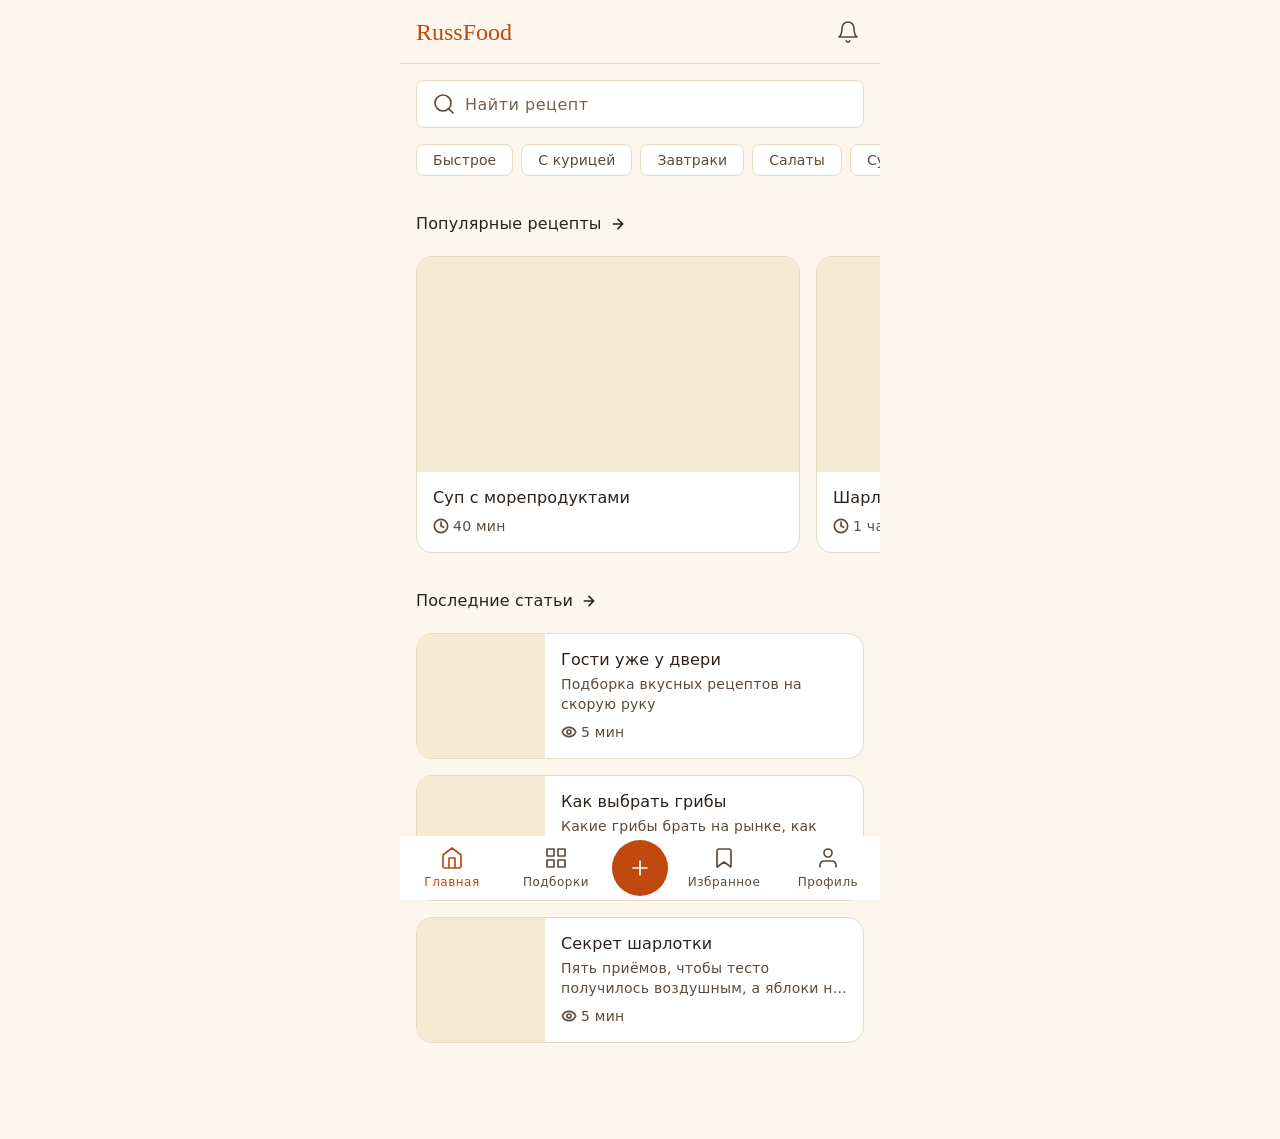
<file: index.html>
<!DOCTYPE html>
<html lang="ru">
<head>
  <meta charset="utf-8">
  <meta http-equiv="refresh" content="0; url=screen-1.html">
  <title>RussFood — редизайн</title>
</head>
<body>
  <p><a href="screen-1.html">Открыть редизайн</a></p>
</body>
</html>
</file>
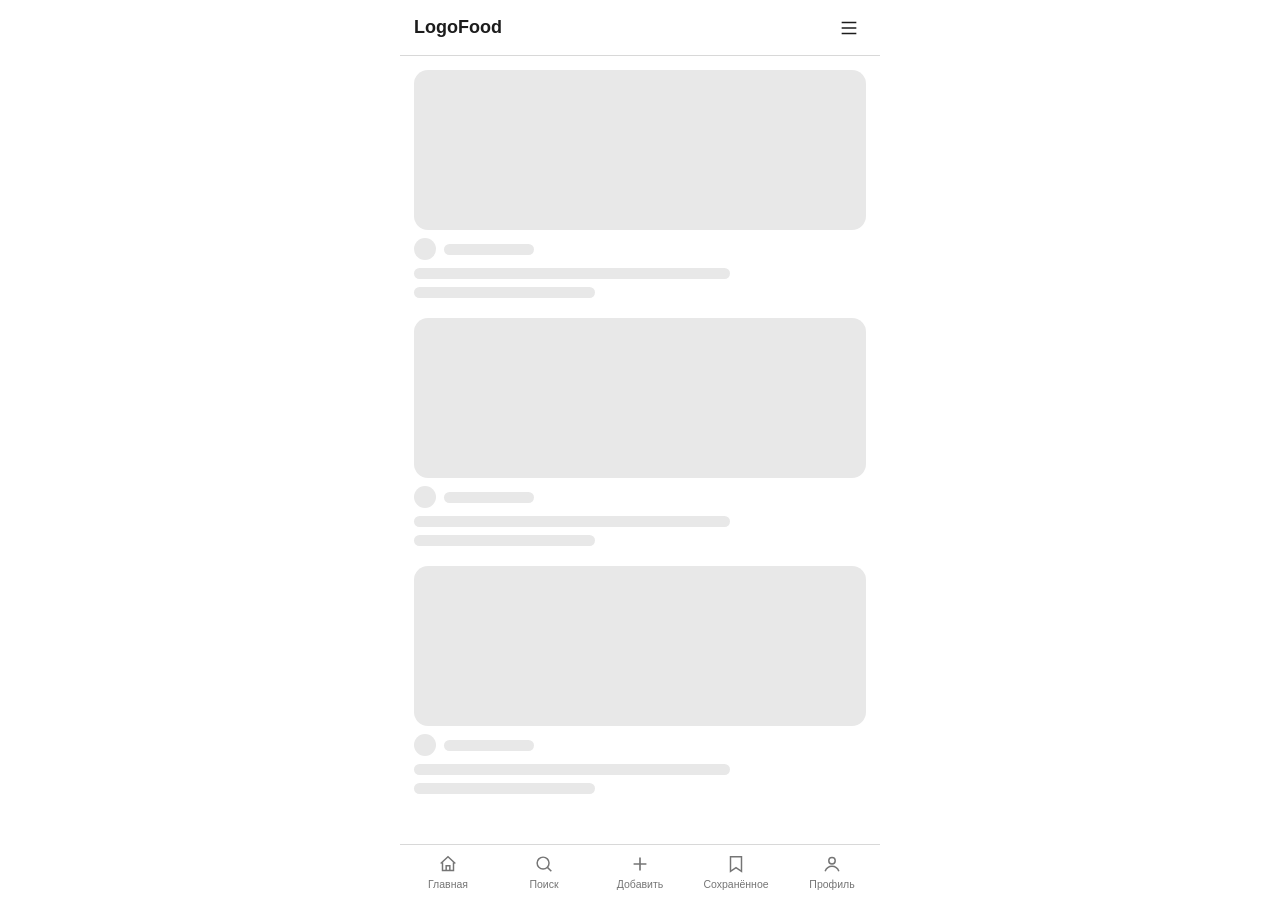
<file: old/index.html>
<!DOCTYPE html>
<html lang="ru">
<head>
<meta charset="UTF-8">
<meta name="viewport" content="width=device-width, initial-scale=1.0, maximum-scale=1.0">
<title>LogoFood — прототип добавления рецепта</title>
<style>
  :root{
    --gray-50:#fafafa;
    --gray-100:#f2f2f2;
    --gray-200:#e8e8e8;
    --gray-300:#dcdcdc;
    --gray-400:#c2c2c2;
    --gray-500:#9e9e9e;
    --gray-600:#757575;
    --gray-700:#525252;
    --gray-800:#333333;
    --text:#1c1c1c;
    --border:#d8d8d8;
    --field-h:40px;
    --danger:#d64545;
  }
  *{box-sizing:border-box;}
  /* Гарантируем, что атрибут hidden всегда скрывает элемент, даже если
     класс задаёт своё display (flex и т.п.) */
  [hidden]{display:none !important;}
  html,body{height:100%;}
  body{
    margin:0;
    background:#e9e9eb;
    font-family:-apple-system,BlinkMacSystemFont,"Segoe UI",Roboto,Helvetica,Arial,sans-serif;
    color:var(--text);
    -webkit-font-smoothing:antialiased;
  }
  button, input, textarea, select{font-family:inherit;}
  button:focus-visible, input:focus-visible, textarea:focus-visible, select:focus-visible, a:focus-visible{
    outline:2px solid var(--gray-800); outline-offset:2px;
  }

  .stage{
    min-height:100vh; display:flex; flex-direction:column; align-items:center; justify-content:center;
    gap:14px; padding:24px;
  }
  .stage-caption{font-size:12px;color:var(--gray-600);text-align:center;}

  .device{
    position:relative; width:390px; height:844px; max-height:calc(100vh - 60px);
    background:#fff; border-radius:36px; box-shadow:0 24px 60px rgba(0,0,0,.28); overflow:hidden;
  }

  .screen{position:absolute; inset:0; display:flex; flex-direction:column; background:#fff;}
  #screen-main{z-index:1;}

  .modal-screen{
    z-index:10; opacity:0; visibility:hidden; transform:translateY(18px);
    transition:opacity .25s ease, transform .25s ease, visibility 0s linear .25s; pointer-events:none;
  }
  .modal-screen.active{
    opacity:1; visibility:visible; transform:translateY(0);
    transition:opacity .25s ease, transform .25s ease; pointer-events:auto;
  }

  /* Top bar */
  .topbar{
    height:56px; flex:0 0 auto; display:flex; align-items:center; justify-content:space-between;
    padding:0 14px; border-bottom:1px solid var(--border);
  }
  .logo{font-weight:700;font-size:18px;}
  .icon-btn{
    width:34px;height:34px; display:flex;align-items:center;justify-content:center;
    background:none;border:none;border-radius:50%; color:var(--text);cursor:pointer;padding:0;flex:0 0 auto;
  }
  .icon-btn:hover{background:var(--gray-100);}
  .icon-btn svg{width:22px;height:22px;}

  .main-content{flex:1;background:#fff;overflow-y:auto;min-height:0;scrollbar-width:none;}
  .main-content::-webkit-scrollbar{display:none;}

  /* Skeleton feed */
  .feed-skeleton{padding:14px;display:flex;flex-direction:column;gap:20px;}
  .skeleton-card{display:flex;flex-direction:column;gap:8px;}
  .skeleton-block{
    border-radius:8px;
    background:var(--gray-200);
  }
  .skeleton-img{height:160px;border-radius:14px;}
  .skeleton-row{display:flex;align-items:center;gap:8px;}
  .skeleton-avatar{width:22px;height:22px;border-radius:50%;flex:0 0 auto;}
  .skeleton-line{height:11px;}
  .skeleton-line.w-70{width:70%;}
  .skeleton-line.w-40{width:40%;}

  /* Bottom nav — всегда зафиксирована внизу экрана (flex:0 0 auto в колонке) */
  .bottom-nav{flex:0 0 auto; display:flex; border-top:1px solid var(--border); background:#fff;}
  .nav-item{
    flex:1; display:flex;flex-direction:column;align-items:center;justify-content:center;
    gap:3px;padding:8px 0 10px; background:none;border:none;color:var(--gray-600); font-size:10.5px;cursor:pointer;
  }
  .nav-item:hover{color:var(--text);}
  .nav-item svg{width:22px;height:22px;}

  /* Bottom sheet (action menu) */
  #sheet-overlay{
    position:absolute;inset:0;z-index:30; background:rgba(0,0,0,.4);
    display:flex;align-items:flex-end; opacity:0;visibility:hidden;
    transition:opacity .25s ease, visibility 0s linear .25s; pointer-events:none;
  }
  #sheet-overlay.active{opacity:1;visibility:visible;transition:opacity .25s ease;pointer-events:auto;}
  .sheet{width:100%;background:#fff;border-radius:18px 18px 0 0;padding:10px 14px 26px;transform:translateY(100%);transition:transform .3s ease;}
  #sheet-overlay.active .sheet{transform:translateY(0);}
  .sheet-handle{width:36px;height:4px;border-radius:2px;background:var(--gray-300);margin:2px auto 12px;}
  .sheet-item{display:flex;align-items:center;gap:12px;padding:13px 8px;border-radius:10px;font-size:15px;cursor:pointer;}
  .sheet-item:hover{background:var(--gray-100);}
  .sheet-item svg{width:20px;height:20px;color:var(--gray-700);}

  /* Modal header / progress / footer */
  .modal-header{
    flex:0 0 auto;height:52px;display:flex;align-items:center;justify-content:space-between;
    padding:0 6px;border-bottom:1px solid var(--border);
  }
  .modal-header h2{margin:0;font-size:16px;font-weight:600;}
  .progress-wrap{flex:0 0 auto;padding:10px 16px 2px;display:flex;flex-direction:column;gap:6px;}
  .progress-track{display:flex;gap:4px;}
  .progress-segment{flex:1;height:4px;border-radius:2px;background:var(--gray-200);}
  .progress-segment.filled{background:var(--gray-700);}
  .progress-label{font-size:11px;color:var(--gray-500);}
  .modal-content{flex:1;overflow-y:auto;padding:16px;display:flex;flex-direction:column;gap:20px;min-height:0;scrollbar-width:none;}
  .modal-content::-webkit-scrollbar{display:none;}
  .modal-footer{flex:0 0 auto;padding:12px 16px 18px;border-top:1px solid var(--border);}
  .step-heading{margin:0;font-size:16.5px;font-weight:700;}
  .field-hint{margin:-10px 0 0;font-size:12px;color:var(--gray-500);line-height:1.5;}

  /* Переключатель способа описания (текст / пошагово) */
  .segmented{display:flex;background:var(--gray-100);border-radius:10px;padding:3px;gap:3px;}
  .segmented-btn{flex:1;padding:9px 10px;border:none;border-radius:8px;background:transparent;font-size:13px;font-weight:600;color:var(--gray-600);cursor:pointer;}
  .segmented-btn.active{background:#fff;color:var(--text);box-shadow:0 1px 3px rgba(0,0,0,.12);}

  /* Form elements */
  .field{display:flex;flex-direction:column;gap:6px;}
  .field label{font-size:13px;font-weight:600;color:var(--gray-800);}
  input[type=text], input[type=number], select{
    height:var(--field-h);padding:0 12px;border:1px solid var(--border);border-radius:8px;background:#fff;color:var(--text);width:100%;font-size:14px;
  }
  textarea{
    padding:10px 12px;border:1px solid var(--border);border-radius:8px;background:#fff;color:var(--text);width:100%;font-size:14px;
    resize:vertical;min-height:72px;
  }
  input::placeholder, textarea::placeholder{color:var(--gray-500);}

  .select-wrap{position:relative;}
  .select-wrap select{appearance:none;-webkit-appearance:none;padding-right:32px;cursor:pointer;}
  .select-wrap .chevron{position:absolute;right:10px;top:50%;transform:translateY(-50%);width:16px;height:16px;color:var(--gray-600);pointer-events:none;}

  .suffix-row{display:flex;align-items:center;gap:8px;}
  .suffix-row input{flex:1;}
  .suffix{font-size:13px;color:var(--gray-600);white-space:nowrap;}

  .stepper{display:flex;align-items:center;gap:10px;}
  .stepper button{width:var(--field-h);height:var(--field-h);border-radius:8px;border:1px solid var(--border);background:var(--gray-50);font-size:16px;line-height:1;cursor:pointer;color:var(--text);flex:0 0 auto;}
  .stepper button:hover{background:var(--gray-200);}
  .stepper input{width:48px;height:var(--field-h);text-align:center;padding:0 4px;}

  /* Валидация */
  .input-error{border-color:var(--danger) !important;}
  .section-invalid{outline:1.5px dashed var(--danger);outline-offset:6px;border-radius:10px;}
  .field-error-msg{color:var(--danger);font-size:12px;margin-top:2px;}

  /* Пустые состояния списков */
  .empty-state{padding:20px 12px;text-align:center;color:var(--gray-500);font-size:13px;border:1px dashed var(--border);border-radius:10px;}

  /* Chip group (время) + свой вариант */
  .chip-group{display:flex;flex-wrap:wrap;gap:8px;}
  .chip-btn{padding:8px 14px;border-radius:20px;border:1px solid var(--border);background:#fff;font-size:13px;color:var(--text);cursor:pointer;}
  .chip-btn.selected{background:var(--gray-800);border-color:var(--gray-800);color:#fff;}
  .custom-time-row{display:flex;gap:8px;margin-top:8px;}
  .custom-time-row input{flex:1;}
  .custom-time-unit{width:92px;}

  /* Multi-select chip fields (типы блюд / кухни / особенности / повод) */
  .chip-field{display:flex;flex-wrap:wrap;gap:8px;align-items:center;}
  .tag-chip{display:inline-flex;align-items:center;gap:6px;padding:6px 8px 6px 12px;background:var(--gray-200);border-radius:16px;font-size:13px;white-space:nowrap;}
  .tag-remove{width:16px;height:16px;border:none;background:none;padding:0;cursor:pointer;display:flex;align-items:center;justify-content:center;color:var(--gray-600);}
  .tag-remove svg{width:11px;height:11px;}
  .chip-more-btn{padding:8px 14px;border-radius:20px;border:1.5px dashed var(--gray-400);background:#fff;font-size:13px;color:var(--gray-600);cursor:pointer;}
  .chip-more-btn:hover{background:var(--gray-50);color:var(--text);}

  .btn-primary{width:100%;padding:14px;border:none;border-radius:10px;background:var(--gray-700);color:#fff;font-size:15px;font-weight:600;cursor:pointer;}
  .btn-primary:hover{background:var(--gray-800);}
  .btn-secondary{width:100%;padding:12px;border:1px solid var(--border);border-radius:10px;background:var(--gray-50);color:var(--text);font-size:13.5px;cursor:pointer;text-align:center;}
  .btn-secondary:hover{background:var(--gray-200);}
  .btn-sub{display:block;font-size:11px;font-weight:400;color:var(--gray-500);margin-top:2px;}
  .btn-text{background:none;border:none;color:var(--text);font-weight:600;font-size:14px;cursor:pointer;padding:6px 4px;flex:0 0 auto;}
  .btn-text-cancel{background:none;border:none;color:var(--gray-600);font-size:14px;padding:8px;cursor:pointer;}

  /* Обложка рецепта — dropzone */
  .cover-dropzone{
    border:2px dashed var(--border);border-radius:12px;padding:22px 16px;
    display:flex;flex-direction:column;align-items:center;gap:6px;cursor:pointer;text-align:center;
    color:var(--gray-600);transition:border-color .15s, background .15s;background:#fff;
  }
  .cover-dropzone.dragover{border-color:var(--gray-700);background:var(--gray-50);}
  .cover-dropzone svg{width:26px;height:26px;color:var(--gray-500);}
  .cover-dropzone .dz-title{font-size:13.5px;font-weight:600;color:var(--gray-800);}
  .cover-dropzone .dz-sub{font-size:11px;color:var(--gray-500);}
  .cover-preview-wrap{position:relative;}
  .cover-preview{height:150px;border-radius:12px;background:var(--gray-200) center/cover no-repeat;}
  .cover-preview-actions{position:absolute;top:8px;right:8px;display:flex;gap:8px;}
  .cover-action-btn{width:32px;height:32px;border-radius:50%;background:rgba(255,255,255,.92);border:none;display:flex;align-items:center;justify-content:center;cursor:pointer;color:var(--gray-800);}
  .cover-action-btn svg{width:16px;height:16px;}

  /* Пошаговые фото */
  .photo-dropzone{
    width:100%;border:1.5px dashed var(--border);border-radius:10px;padding:14px;
    display:flex;flex-direction:column;align-items:center;gap:4px;cursor:pointer;color:var(--gray-600);background:var(--gray-50);
  }
  .photo-dropzone svg{width:20px;height:20px;color:var(--gray-500);}
  .photo-dropzone span{font-size:12.5px;font-weight:600;color:var(--gray-700);}
  .photo-box{position:relative;height:100px;border-radius:10px;background:var(--gray-200) center/cover no-repeat;}
  .photo-box-actions{position:absolute;top:6px;right:6px;display:flex;gap:6px;}
  .photo-action-btn{width:26px;height:26px;border-radius:50%;background:rgba(255,255,255,.92);border:none;display:flex;align-items:center;justify-content:center;cursor:pointer;color:var(--gray-800);}
  .photo-action-btn svg{width:14px;height:14px;}

  /* Шаги приготовления */
  .step-block{border:1px solid var(--border);border-radius:12px;padding:12px;display:flex;flex-direction:column;gap:10px;touch-action:pan-y;background:#fff;}
  .step-block.dragging{opacity:.9;box-shadow:0 10px 24px rgba(0,0,0,.2);}
  .step-block-header{display:flex;align-items:center;gap:8px;font-size:13px;font-weight:600;color:var(--gray-800);}
  .step-block-header .step-title{flex:1;}
  .drag-handle{color:var(--gray-400);display:flex;flex:0 0 auto;cursor:grab;touch-action:none;}
  .drag-handle svg{width:18px;height:18px;}
  .drag-handle:active{cursor:grabbing;}

  /* Ингредиенты */
  .ingredient-row{display:flex;align-items:center;gap:10px;padding:10px;border:1px solid var(--border);border-radius:10px;background:#fff;touch-action:pan-y;}
  .ingredient-row.dragging{opacity:.9;box-shadow:0 10px 24px rgba(0,0,0,.2);}
  .ingredient-row .ingredient-name{flex:1;font-size:14px;}
  .ingredient-row .ingredient-qty{font-size:13px;color:var(--gray-600);white-space:nowrap;}

  /* Селектор (полноэкранный поиск для больших списков) */
  .selector-overlay{
    position:absolute;inset:0;z-index:40;background:#fff;display:flex;flex-direction:column;
    opacity:0;visibility:hidden;transform:translateY(12px);pointer-events:none;
    transition:opacity .2s ease, transform .2s ease, visibility 0s linear .2s;
  }
  .selector-overlay.active{opacity:1;visibility:visible;transform:translateY(0);pointer-events:auto;transition:opacity .2s ease, transform .2s ease;}
  .selector-search-wrap{padding:10px 16px;position:relative;flex:0 0 auto;}
  .selector-search-wrap .search-icon{position:absolute;left:26px;top:50%;transform:translateY(-50%);width:16px;height:16px;color:var(--gray-500);}
  .selector-search-wrap input{padding-left:34px;}
  .selector-selected-row{display:flex;flex-wrap:wrap;gap:6px;padding:0 16px 10px;flex:0 0 auto;}
  .selector-list{flex:1;overflow-y:auto;padding-bottom:16px;scrollbar-width:none;}
  .selector-list::-webkit-scrollbar{display:none;}
  .selector-group-title{padding:12px 16px 4px;font-size:11.5px;font-weight:700;text-transform:uppercase;letter-spacing:.03em;color:var(--gray-500);}
  .selector-row{width:100%;display:flex;align-items:center;justify-content:space-between;padding:12px 16px;border:none;background:none;text-align:left;font-size:14.5px;color:var(--text);cursor:pointer;}
  .selector-row:hover{background:var(--gray-50);}
  .selector-row.selected{font-weight:600;}
  .selector-row .row-check{width:18px;height:18px;color:var(--gray-800);visibility:hidden;flex:0 0 auto;}
  .selector-row.selected .row-check{visibility:visible;}
  .selector-empty{padding:28px 16px;text-align:center;color:var(--gray-500);font-size:13px;}

  /* Диалог подтверждения выхода */
  .dialog-overlay{
    position:absolute;inset:0;z-index:50;background:rgba(0,0,0,.45);display:flex;align-items:center;justify-content:center;
    padding:24px;opacity:0;visibility:hidden;transition:opacity .2s ease, visibility 0s linear .2s;pointer-events:none;
  }
  .dialog-overlay.active{opacity:1;visibility:visible;transition:opacity .2s ease;pointer-events:auto;}
  .dialog-card{background:#fff;border-radius:16px;padding:20px;width:100%;max-width:300px;display:flex;flex-direction:column;gap:10px;box-shadow:0 12px 40px rgba(0,0,0,.25);}
  .dialog-card h3{margin:0;font-size:16px;}
  .dialog-card p{margin:0;font-size:13px;color:var(--gray-600);line-height:1.5;}
  .dialog-actions{display:flex;flex-direction:column;gap:8px;margin-top:6px;}

  /* Toast */
  .toast{
    position:absolute;left:50%;bottom:24px;transform:translateX(-50%) translateY(20px);
    background:var(--gray-800);color:#fff;padding:10px 16px;border-radius:8px;font-size:13px;
    opacity:0;pointer-events:none;transition:opacity .25s ease, transform .25s ease;z-index:60;white-space:nowrap;
  }
  .toast.show{opacity:1;transform:translateX(-50%) translateY(0);}

  /* Success screen */
  .success-content{flex:1;display:flex;flex-direction:column;align-items:center;justify-content:center;text-align:center;padding:28px 26px;gap:14px;}
  .success-photo{width:150px;height:150px;border-radius:50%;background:var(--gray-200);}
  .success-title{font-size:18px;font-weight:700;margin:4px 0 0;}
  .success-text{font-size:13px;color:var(--gray-600);line-height:1.55;margin:0;}
  .success-text a{color:var(--text);}
  .success-actions{width:100%;display:flex;flex-direction:column;gap:6px;margin-top:14px;}
  .success-links{display:flex;align-items:center;justify-content:center;gap:10px;margin-top:10px;}
  .link-btn{background:none;border:none;color:var(--gray-700);font-size:13.5px;font-weight:600;cursor:pointer;padding:8px 6px;text-decoration:underline;text-underline-offset:3px;}
  .link-btn:hover{color:var(--text);}
  .link-sep{color:var(--gray-400);font-size:13px;}

  @media (max-width:480px){
    html, body{ height:100%; overflow:hidden; }
    .stage{
      padding:0;gap:0;
      min-height:100vh; min-height:100dvh;
    }
    .stage-caption{display:none;}
    .device{
      width:100vw; height:100vh; height:100dvh;
      max-height:none; border-radius:0; box-shadow:none;
    }
  }

  /* Публикуемая копия: тот же размер, что у редизайна — во всю высоту, до 480px, по центру */
  html, body{ height:100%; overflow:hidden; background:#fff; }
  .stage{ padding:0; gap:0; min-height:100vh; min-height:100dvh; }
  .device{
    width:100%; max-width:480px; height:100vh; height:100dvh;
    max-height:none; border-radius:0; box-shadow:none;
  }
</style>
</head>
<body>

<div class="stage">
  <div class="device" id="device">

    <!-- ===================== ГЛАВНАЯ СТРАНИЦА ===================== -->
    <div class="screen" id="screen-main">
      <div class="topbar">
        <div class="logo">LogoFood</div>
        <button class="icon-btn" type="button" aria-label="Меню">
          <svg viewBox="0 0 24 24" fill="none" stroke="currentColor" stroke-width="1.8"><path d="M4 6h16M4 12h16M4 18h16"/></svg>
        </button>
      </div>
      <div class="main-content">
        <div class="feed-skeleton">
          <div class="skeleton-card">
            <div class="skeleton-block skeleton-img"></div>
            <div class="skeleton-row">
              <div class="skeleton-block skeleton-avatar"></div>
              <div class="skeleton-block skeleton-line" style="flex:0 0 auto;width:90px;"></div>
            </div>
            <div class="skeleton-block skeleton-line w-70"></div>
            <div class="skeleton-block skeleton-line w-40"></div>
          </div>
          <div class="skeleton-card">
            <div class="skeleton-block skeleton-img"></div>
            <div class="skeleton-row">
              <div class="skeleton-block skeleton-avatar"></div>
              <div class="skeleton-block skeleton-line" style="flex:0 0 auto;width:90px;"></div>
            </div>
            <div class="skeleton-block skeleton-line w-70"></div>
            <div class="skeleton-block skeleton-line w-40"></div>
          </div>
          <div class="skeleton-card">
            <div class="skeleton-block skeleton-img"></div>
            <div class="skeleton-row">
              <div class="skeleton-block skeleton-avatar"></div>
              <div class="skeleton-block skeleton-line" style="flex:0 0 auto;width:90px;"></div>
            </div>
            <div class="skeleton-block skeleton-line w-70"></div>
            <div class="skeleton-block skeleton-line w-40"></div>
          </div>
        </div>
      </div>
      <div class="bottom-nav">
        <button class="nav-item" type="button">
          <svg viewBox="0 0 24 24" fill="none" stroke="currentColor" stroke-width="1.6"><path d="M4 11.5 12 4l8 7.5"/><path d="M6 10v9h12v-9"/><path d="M10 19v-5h4v5"/></svg>
          Главная
        </button>
        <button class="nav-item" type="button">
          <svg viewBox="0 0 24 24" fill="none" stroke="currentColor" stroke-width="1.6"><circle cx="11" cy="11" r="6.5"/><path d="M20 20l-4.3-4.3"/></svg>
          Поиск
        </button>
        <button class="nav-item" type="button" id="nav-add-btn">
          <svg viewBox="0 0 24 24" fill="none" stroke="currentColor" stroke-width="1.8"><path d="M12 5v14M5 12h14"/></svg>
          Добавить
        </button>
        <button class="nav-item" type="button">
          <svg viewBox="0 0 24 24" fill="none" stroke="currentColor" stroke-width="1.6"><path d="M6 4h12v16l-6-4-6 4V4Z"/></svg>
          Сохранённое
        </button>
        <button class="nav-item" type="button">
          <svg viewBox="0 0 24 24" fill="none" stroke="currentColor" stroke-width="1.6"><circle cx="12" cy="8.5" r="3.5"/><path d="M4.5 20c1.4-3.7 4.4-5.5 7.5-5.5s6.1 1.8 7.5 5.5"/></svg>
          Профиль
        </button>
      </div>

      <!-- Шторка с выбором действия -->
      <div id="sheet-overlay">
        <div class="sheet">
          <div class="sheet-handle"></div>
          <div class="sheet-item" id="sheet-add-recipe">
            <svg viewBox="0 0 24 24" fill="none" stroke="currentColor" stroke-width="1.4"><path d="M12 3l2.6 5.6 6.1.6-4.6 4.1 1.3 6-5.4-3.1-5.4 3.1 1.3-6-4.6-4.1 6.1-.6L12 3Z"/></svg>
            Добавить рецепт
          </div>
          <div class="sheet-item" id="sheet-write-article">
            <svg viewBox="0 0 24 24" fill="none" stroke="currentColor" stroke-width="1.4"><path d="M12 3l2.6 5.6 6.1.6-4.6 4.1 1.3 6-5.4-3.1-5.4 3.1 1.3-6-4.6-4.1 6.1-.6L12 3Z"/></svg>
            Написать статью
          </div>
        </div>
      </div>
    </div>

    <!-- ===================== ШАГ 1 ===================== -->
    <div class="screen modal-screen" id="screen-step1">
      <div class="modal-header">
        <button class="icon-btn" data-action="back" aria-label="Назад">
          <svg viewBox="0 0 24 24" fill="none" stroke="currentColor" stroke-width="1.8"><path d="M15 18l-6-6 6-6"/></svg>
        </button>
        <h2>Добавление рецепта</h2>
        <button class="icon-btn" data-action="close" aria-label="Закрыть">
          <svg viewBox="0 0 24 24" fill="none" stroke="currentColor" stroke-width="1.8"><path d="M6 6l12 12M18 6L6 18"/></svg>
        </button>
      </div>
      <div class="progress-wrap">
        <div class="progress-track">
          <div class="progress-segment filled"></div>
          <div class="progress-segment"></div>
          <div class="progress-segment"></div>
          <div class="progress-segment"></div>
        </div>
        <div class="progress-label">Шаг 1 из 4</div>
      </div>
      <div class="modal-content">

        <h3 class="step-heading">Основная информация о блюде</h3>

        <div class="field">
          <div class="cover-dropzone" id="cover-dropzone">
            <svg viewBox="0 0 24 24" fill="none" stroke="currentColor" stroke-width="1.6"><path d="M4 8h3l2-2h6l2 2h3v11H4V8Z"/><circle cx="12" cy="13.5" r="3.2"/></svg>
            <div class="dz-title">Загрузить обложку рецепта</div>
            <div class="dz-sub">Перетащите фото сюда или нажмите для выбора · необязательно</div>
          </div>
          <div class="cover-preview-wrap" id="cover-preview-wrap" hidden>
            <div class="cover-preview" id="cover-preview"></div>
            <div class="cover-preview-actions">
              <button class="cover-action-btn" id="cover-change-btn" type="button" aria-label="Заменить фото">
                <svg viewBox="0 0 24 24" fill="none" stroke="currentColor" stroke-width="1.7"><path d="M4 20l4.3-.9L19 8.4a1.5 1.5 0 0 0 0-2.1l-1.3-1.3a1.5 1.5 0 0 0-2.1 0L5 15.7 4 20Z"/></svg>
              </button>
              <button class="cover-action-btn" id="cover-remove-btn" type="button" aria-label="Удалить фото">
                <svg viewBox="0 0 24 24" fill="none" stroke="currentColor" stroke-width="1.7"><path d="M4 7h16M9 7V5a2 2 0 0 1 2-2h2a2 2 0 0 1 2 2v2m-9 0 1 13a2 2 0 0 0 2 2h6a2 2 0 0 0 2-2l1-13"/></svg>
              </button>
            </div>
          </div>
          <input type="file" id="cover-file-input" accept="image/*" hidden>
        </div>

        <div class="field">
          <label>Название блюда*</label>
          <input type="text" id="dish-name-input" placeholder="Название блюда">
        </div>

        <div class="field">
          <label>Описание блюда*</label>
          <textarea id="dish-desc-textarea" placeholder="Описание блюда"></textarea>
        </div>

        <div class="field">
          <label>Типы блюд*</label>
          <div class="chip-field" id="dish-type-chips"></div>
        </div>

        <div class="field">
          <label>Калорийность</label>
          <div class="suffix-row">
            <input type="number" id="calorie-input" placeholder="Калорийность" min="0">
            <span class="suffix">ккал</span>
          </div>
        </div>

        <div class="field">
          <label>Количество порций</label>
          <div class="stepper">
            <button type="button" class="dec" aria-label="Уменьшить">−</button>
            <input type="text" id="servings-input" value="1" inputmode="numeric">
            <button type="button" class="inc" aria-label="Увеличить">+</button>
            <span class="suffix">порций</span>
          </div>
        </div>

        <div class="field">
          <label>Общее время на кухне</label>
          <div class="chip-group">
            <button type="button" class="chip-btn">15 мин</button>
            <button type="button" class="chip-btn">30 мин</button>
            <button type="button" class="chip-btn">1 час</button>
            <button type="button" class="chip-btn">1,5 часа</button>
            <button type="button" class="chip-btn">Свой вариант</button>
          </div>
          <div class="custom-time-row" hidden>
            <input type="number" min="1" placeholder="Введите время" class="custom-time-input">
            <div class="select-wrap custom-time-unit">
              <select><option>мин</option><option>ч</option></select>
              <svg class="chevron" viewBox="0 0 24 24" fill="none" stroke="currentColor" stroke-width="1.8"><path d="M6 9l6 6 6-6"/></svg>
            </div>
          </div>
        </div>

        <div class="field">
          <label>Активное время на кухне</label>
          <div class="chip-group">
            <button type="button" class="chip-btn">15 мин</button>
            <button type="button" class="chip-btn">30 мин</button>
            <button type="button" class="chip-btn">1 час</button>
            <button type="button" class="chip-btn">1,5 часа</button>
            <button type="button" class="chip-btn">Свой вариант</button>
          </div>
          <div class="custom-time-row" hidden>
            <input type="number" min="1" placeholder="Введите время" class="custom-time-input">
            <div class="select-wrap custom-time-unit">
              <select><option>мин</option><option>ч</option></select>
              <svg class="chevron" viewBox="0 0 24 24" fill="none" stroke="currentColor" stroke-width="1.8"><path d="M6 9l6 6 6-6"/></svg>
            </div>
          </div>
        </div>

      </div>
      <div class="modal-footer">
        <button class="btn-primary" type="button" id="step1-next-btn">Дальше</button>
      </div>
    </div>

    <!-- ===================== ШАГ 2 ===================== -->
    <div class="screen modal-screen" id="screen-step2">
      <div class="modal-header">
        <button class="icon-btn" data-action="back" data-target="screen-step1" aria-label="Назад">
          <svg viewBox="0 0 24 24" fill="none" stroke="currentColor" stroke-width="1.8"><path d="M15 18l-6-6 6-6"/></svg>
        </button>
        <h2>Добавление рецепта</h2>
        <button class="icon-btn" data-action="close" aria-label="Закрыть">
          <svg viewBox="0 0 24 24" fill="none" stroke="currentColor" stroke-width="1.8"><path d="M6 6l12 12M18 6L6 18"/></svg>
        </button>
      </div>
      <div class="progress-wrap">
        <div class="progress-track">
          <div class="progress-segment filled"></div>
          <div class="progress-segment filled"></div>
          <div class="progress-segment"></div>
          <div class="progress-segment"></div>
        </div>
        <div class="progress-label">Шаг 2 из 4</div>
      </div>
      <div class="modal-content">

        <h3 class="step-heading">Процесс приготовления</h3>
        <p class="field-hint">Опишите процесс одним из способов — нужен хотя бы один: пошагово с фото по каждому этапу или одним текстом без фото.</p>

        <div class="segmented" id="description-mode-toggle">
          <button type="button" class="segmented-btn active" data-mode="steps">Пошагово с фото</button>
          <button type="button" class="segmented-btn" data-mode="text">Простой текст</button>
        </div>

        <div class="field" id="mode-steps">
          <label>Шаги приготовления</label>
          <div id="steps-container" style="display:flex;flex-direction:column;gap:12px;">
            <div class="empty-state" id="steps-empty">Вы не добавили ни одного шага</div>
            <button class="btn-secondary" type="button" id="add-step-btn">+ Добавить шаг</button>
          </div>
        </div>

        <div class="field" id="mode-text" hidden>
          <label>Текстовое описание</label>
          <textarea id="text-description-textarea" placeholder="Опишите процесс приготовления от начала до конца"></textarea>
        </div>

      </div>
      <div class="modal-footer">
        <button class="btn-primary" type="button" id="step2-next-btn">Дальше</button>
      </div>
    </div>

    <!-- ===================== ШАГ 3 ===================== -->
    <div class="screen modal-screen" id="screen-step3">
      <div class="modal-header">
        <button class="icon-btn" data-action="back" data-target="screen-step2" aria-label="Назад">
          <svg viewBox="0 0 24 24" fill="none" stroke="currentColor" stroke-width="1.8"><path d="M15 18l-6-6 6-6"/></svg>
        </button>
        <h2>Добавление рецепта</h2>
        <button class="icon-btn" data-action="close" aria-label="Закрыть">
          <svg viewBox="0 0 24 24" fill="none" stroke="currentColor" stroke-width="1.8"><path d="M6 6l12 12M18 6L6 18"/></svg>
        </button>
      </div>
      <div class="progress-wrap">
        <div class="progress-track">
          <div class="progress-segment filled"></div>
          <div class="progress-segment filled"></div>
          <div class="progress-segment filled"></div>
          <div class="progress-segment"></div>
        </div>
        <div class="progress-label">Шаг 3 из 4</div>
      </div>
      <div class="modal-content">

        <h3 class="step-heading">Состав и ингредиенты</h3>

        <div id="ingredient-list" style="display:flex;flex-direction:column;gap:10px;">
          <div class="empty-state" id="ingredients-empty">Вы не добавили ни одного ингредиента</div>
        </div>

        <div class="field">
          <label>Название ингредиента*</label>
          <input type="text" id="ingredient-name" placeholder="Название ингредиента">
        </div>

        <div style="display:flex;gap:12px;">
          <div class="field" style="flex:1;">
            <label>Количество*</label>
            <div class="stepper">
              <button type="button" class="dec" aria-label="Уменьшить">−</button>
              <input type="text" id="ingredient-qty" value="1" inputmode="numeric">
              <button type="button" class="inc" aria-label="Увеличить">+</button>
            </div>
          </div>
          <div class="field" style="flex:1;">
            <label>Единица измерения*</label>
            <div class="select-wrap">
              <select id="ingredient-unit">
                <option selected>шт</option>
                <option>г</option>
                <option>кг</option>
                <option>мл</option>
                <option>л</option>
                <option>ст. л.</option>
                <option>ч. л.</option>
                <option>по вкусу</option>
              </select>
              <svg class="chevron" viewBox="0 0 24 24" fill="none" stroke="currentColor" stroke-width="1.8"><path d="M6 9l6 6 6-6"/></svg>
            </div>
          </div>
        </div>

        <button class="btn-secondary" type="button" id="add-ingredient-btn">+ Добавить ингредиент</button>

      </div>
      <div class="modal-footer">
        <button class="btn-primary" type="button" id="step3-next-btn">Дальше</button>
      </div>
    </div>

    <!-- ===================== ШАГ 4 ===================== -->
    <div class="screen modal-screen" id="screen-step4">
      <div class="modal-header">
        <button class="icon-btn" data-action="back" data-target="screen-step3" aria-label="Назад">
          <svg viewBox="0 0 24 24" fill="none" stroke="currentColor" stroke-width="1.8"><path d="M15 18l-6-6 6-6"/></svg>
        </button>
        <h2>Добавление рецепта</h2>
        <button class="icon-btn" data-action="close" aria-label="Закрыть">
          <svg viewBox="0 0 24 24" fill="none" stroke="currentColor" stroke-width="1.8"><path d="M6 6l12 12M18 6L6 18"/></svg>
        </button>
      </div>
      <div class="progress-wrap">
        <div class="progress-track">
          <div class="progress-segment filled"></div>
          <div class="progress-segment filled"></div>
          <div class="progress-segment filled"></div>
          <div class="progress-segment filled"></div>
        </div>
        <div class="progress-label">Шаг 4 из 4 · необязательно</div>
      </div>
      <div class="modal-content">

        <h3 class="step-heading">Детали и категории</h3>

        <div class="field">
          <label>Тип приготовления</label>
          <div class="select-wrap">
            <select id="cooking-method-select">
              <option value="" selected>Выберите тип приготовления</option>
              <option>Варка</option>
              <option>Жарка</option>
              <option>Запекание</option>
              <option>Тушение</option>
              <option>На пару</option>
              <option>Гриль</option>
              <option>Без готовки</option>
            </select>
            <svg class="chevron" viewBox="0 0 24 24" fill="none" stroke="currentColor" stroke-width="1.8"><path d="M6 9l6 6 6-6"/></svg>
          </div>
        </div>

        <div class="field">
          <label>Национальные кухни</label>
          <div class="chip-field" id="cuisine-chips"></div>
        </div>

        <div class="field">
          <label>Особенности блюда</label>
          <div class="chip-field" id="features-chips"></div>
        </div>

        <div class="field">
          <label>Повод</label>
          <div class="chip-field" id="occasion-chips"></div>
        </div>

      </div>
      <div class="modal-footer">
        <button class="btn-primary" type="button" id="save-recipe-btn">Сохранить рецепт</button>
      </div>
    </div>

    <!-- ===================== РЕЦЕПТ СОХРАНЕН ===================== -->
    <div class="screen modal-screen" id="screen-success">
      <div class="topbar">
        <div class="logo">LogoFood</div>
        <button class="icon-btn" type="button" aria-label="Меню">
          <svg viewBox="0 0 24 24" fill="none" stroke="currentColor" stroke-width="1.8"><path d="M4 6h16M4 12h16M4 18h16"/></svg>
        </button>
      </div>
      <div class="success-content">
        <div class="success-photo"></div>
        <p class="success-title">Рецепт сохранён в черновики</p>
        <p class="success-text">Он виден только вам. Проверьте детали и опубликуйте, когда будете готовы поделиться рецептом с другими.</p>
        <div class="success-actions">
          <button class="btn-primary" type="button" id="publish-recipe-btn">Опубликовать</button>
          <div class="success-links">
            <button class="link-btn" type="button" data-action="finish">Посмотреть рецепт</button>
            <span class="link-sep">·</span>
            <button class="link-btn" type="button" data-action="finish">На главную</button>
          </div>
        </div>
      </div>
    </div>

    <!-- ===================== ПОЛНОЭКРАННЫЙ СЕЛЕКТОР (поиск по большим спискам) ===================== -->
    <div class="selector-overlay" id="selector-overlay">
      <div class="modal-header">
        <button class="icon-btn" id="selector-back" aria-label="Назад">
          <svg viewBox="0 0 24 24" fill="none" stroke="currentColor" stroke-width="1.8"><path d="M15 18l-6-6 6-6"/></svg>
        </button>
        <h2 id="selector-title">Выбор</h2>
        <button class="btn-text" id="selector-done">Готово</button>
      </div>
      <div class="selector-search-wrap">
        <svg class="search-icon" viewBox="0 0 24 24" fill="none" stroke="currentColor" stroke-width="1.6"><circle cx="11" cy="11" r="6.5"/><path d="M20 20l-4.3-4.3"/></svg>
        <input type="text" id="selector-search" placeholder="Поиск...">
      </div>
      <div class="selector-selected-row" id="selector-selected-row"></div>
      <div class="selector-list" id="selector-list"></div>
    </div>

    <!-- ===================== ДИАЛОГ: сохранить черновик при выходе ===================== -->
    <div class="dialog-overlay" id="exit-dialog-overlay">
      <div class="dialog-card">
        <h3>Сохранить как черновик?</h3>
        <p>Вы выходите из формы добавления рецепта. Черновик можно будет продолжить позже.</p>
        <div class="dialog-actions">
          <button class="btn-primary" type="button" id="exit-save-draft">Сохранить в черновик</button>
          <button class="btn-secondary" type="button" id="exit-discard">Не сохранять</button>
          <button class="btn-text-cancel" type="button" id="exit-cancel">Отмена</button>
        </div>
      </div>
    </div>

    <div class="toast" id="toast"></div>

  </div>
</div>

<script>
(function(){
  "use strict";

  function escapeHtml(str){
    var div = document.createElement('div');
    div.textContent = str;
    return div.innerHTML;
  }

  var ICON_CLOSE = '<svg viewBox="0 0 24 24" fill="none" stroke="currentColor" stroke-width="2"><path d="M6 6l12 12M18 6L6 18"/></svg>';
  var ICON_TRASH = '<svg viewBox="0 0 24 24" fill="none" stroke="currentColor" stroke-width="1.7"><path d="M4 7h16M9 7V5a2 2 0 0 1 2-2h2a2 2 0 0 1 2 2v2m-9 0 1 13a2 2 0 0 0 2 2h6a2 2 0 0 0 2-2l1-13"/></svg>';
  var ICON_PENCIL = '<svg viewBox="0 0 24 24" fill="none" stroke="currentColor" stroke-width="1.7"><path d="M4 20l4.3-.9L19 8.4a1.5 1.5 0 0 0 0-2.1l-1.3-1.3a1.5 1.5 0 0 0-2.1 0L5 15.7 4 20Z"/></svg>';
  var ICON_CAMERA = '<svg viewBox="0 0 24 24" fill="none" stroke="currentColor" stroke-width="1.6"><path d="M4 8h3l2-2h6l2 2h3v11H4V8Z"/><circle cx="12" cy="13.5" r="3.2"/></svg>';

  /* ===================== Валидация: общие помощники ===================== */
  function setInvalid(el, message, invalidClass){
    el.classList.add(invalidClass);
    var msg = el.nextElementSibling;
    if(!msg || !msg.classList.contains('field-error-msg')){
      msg = document.createElement('div');
      msg.className = 'field-error-msg';
      el.insertAdjacentElement('afterend', msg);
    }
    msg.textContent = message;
  }
  function clearInvalid(el, invalidClass){
    if(!el) return;
    el.classList.remove(invalidClass);
    var msg = el.nextElementSibling;
    if(msg && msg.classList.contains('field-error-msg')) msg.remove();
  }
  function focusInvalid(el){
    if(!el) return;
    el.scrollIntoView({ behavior:'smooth', block:'center' });
    if(typeof el.focus === 'function') el.focus({ preventScroll:true });
  }

  /* ===================== Навигация между экранами ===================== */
  function showScreen(id){
    document.querySelectorAll('.modal-screen').forEach(function(s){ s.classList.remove('active'); });
    if(id && id !== 'screen-main'){
      var target = document.getElementById(id);
      if(target) target.classList.add('active');
    } else {
      resetRecipeForm();
    }
  }

  document.querySelectorAll('[data-action="back"], [data-action="close"]').forEach(function(btn){
    btn.addEventListener('click', function(){
      var target = btn.dataset.target || 'screen-main';
      if(target === 'screen-main'){
        openExitDialog();
      } else {
        showScreen(target);
      }
    });
  });
  document.querySelectorAll('[data-action="finish"]').forEach(function(btn){
    btn.addEventListener('click', function(){ showScreen('screen-main'); });
  });

  /* ===================== Диалог подтверждения выхода ===================== */
  var exitDialog = document.getElementById('exit-dialog-overlay');
  function openExitDialog(){ exitDialog.classList.add('active'); }
  function closeExitDialog(){ exitDialog.classList.remove('active'); }
  document.getElementById('exit-cancel').addEventListener('click', closeExitDialog);
  document.getElementById('exit-discard').addEventListener('click', function(){
    closeExitDialog();
    showScreen('screen-main');
  });
  document.getElementById('exit-save-draft').addEventListener('click', function(){
    closeExitDialog();
    showScreen('screen-main');
    showToast('Черновик сохранён');
  });

  /* ===================== Toast ===================== */
  var toastTimer;
  function showToast(msg){
    var el = document.getElementById('toast');
    el.textContent = msg;
    el.classList.add('show');
    clearTimeout(toastTimer);
    toastTimer = setTimeout(function(){ el.classList.remove('show'); }, 2500);
  }

  /* ===================== Шторка действий ===================== */
  var sheetOverlay = document.getElementById('sheet-overlay');
  document.getElementById('nav-add-btn').addEventListener('click', function(){ sheetOverlay.classList.add('active'); });
  sheetOverlay.addEventListener('click', function(e){ if(e.target === sheetOverlay) sheetOverlay.classList.remove('active'); });
  document.getElementById('sheet-add-recipe').addEventListener('click', function(){
    sheetOverlay.classList.remove('active');
    showScreen('screen-step1');
  });
  document.getElementById('sheet-write-article').addEventListener('click', function(){
    sheetOverlay.classList.remove('active');
  });

  /* ===================== Степперы ===================== */
  document.querySelectorAll('.stepper').forEach(function(stepper){
    var input = stepper.querySelector('input');
    var dec = stepper.querySelector('.dec');
    var inc = stepper.querySelector('.inc');
    dec.addEventListener('click', function(){
      var v = parseInt(input.value, 10); if(isNaN(v)) v = 1;
      input.value = Math.max(1, v - 1);
    });
    inc.addEventListener('click', function(){
      var v = parseInt(input.value, 10); if(isNaN(v)) v = 0;
      input.value = v + 1;
    });
  });

  /* ===================== Время: чипы + свой вариант ===================== */
  document.querySelectorAll('.chip-group').forEach(function(group){
    var customRow = group.parentElement.querySelector('.custom-time-row');
    group.querySelectorAll('.chip-btn').forEach(function(btn){
      btn.addEventListener('click', function(){
        var wasSelected = btn.classList.contains('selected');
        group.querySelectorAll('.chip-btn').forEach(function(b){ b.classList.remove('selected'); });
        if(!wasSelected){
          btn.classList.add('selected');
          if(customRow){
            if(btn.textContent.trim() === 'Свой вариант'){
              customRow.hidden = false;
              var inp = customRow.querySelector('input');
              if(inp) inp.focus();
            } else {
              customRow.hidden = true;
            }
          }
        } else if(customRow){
          customRow.hidden = true;
        }
      });
    });
  });

  /* ===================== Способ описания: пошагово / простой текст ===================== */
  var modeButtons = document.querySelectorAll('#description-mode-toggle .segmented-btn');
  var modeSteps = document.getElementById('mode-steps');
  var modeText = document.getElementById('mode-text');
  modeButtons.forEach(function(btn){
    btn.addEventListener('click', function(){
      modeButtons.forEach(function(b){ b.classList.remove('active'); });
      btn.classList.add('active');
      var mode = btn.dataset.mode;
      modeSteps.hidden = mode !== 'steps';
      modeText.hidden = mode !== 'text';
    });
  });

  /* ===================== Загрузка фото: общий помощник ===================== */
  function pickImageFile(callback){
    var input = document.createElement('input');
    input.type = 'file';
    input.accept = 'image/*';
    input.hidden = true;
    document.body.appendChild(input);
    input.addEventListener('change', function(){
      var file = input.files[0];
      if(file) callback(URL.createObjectURL(file));
      input.remove();
    });
    input.click();
  }

  /* ---- Обложка рецепта ---- */
  var coverDropzone = document.getElementById('cover-dropzone');
  var coverPreviewWrap = document.getElementById('cover-preview-wrap');
  var coverPreview = document.getElementById('cover-preview');

  function setCoverImage(url){
    coverPreview.style.backgroundImage = 'url(' + url + ')';
    coverDropzone.hidden = true;
    coverPreviewWrap.hidden = false;
  }
  coverDropzone.addEventListener('click', function(){ pickImageFile(setCoverImage); });
  coverDropzone.addEventListener('dragover', function(e){ e.preventDefault(); coverDropzone.classList.add('dragover'); });
  coverDropzone.addEventListener('dragleave', function(){ coverDropzone.classList.remove('dragover'); });
  coverDropzone.addEventListener('drop', function(e){
    e.preventDefault();
    coverDropzone.classList.remove('dragover');
    var file = e.dataTransfer && e.dataTransfer.files && e.dataTransfer.files[0];
    if(file) setCoverImage(URL.createObjectURL(file));
  });
  document.getElementById('cover-change-btn').addEventListener('click', function(){ pickImageFile(setCoverImage); });
  document.getElementById('cover-remove-btn').addEventListener('click', function(){
    coverPreview.style.backgroundImage = '';
    coverPreviewWrap.hidden = true;
    coverDropzone.hidden = false;
  });

  /* ---- Фото в шагах приготовления ---- */
  function createPhotoDropzoneEl(){
    var btn = document.createElement('button');
    btn.type = 'button';
    btn.className = 'photo-dropzone';
    btn.innerHTML = ICON_CAMERA + '<span>Добавить фото</span>';
    return btn;
  }
  function createPhotoBoxEl(url){
    var div = document.createElement('div');
    div.className = 'photo-box has-image';
    if(url) div.style.backgroundImage = 'url(' + url + ')';
    div.innerHTML =
      '<div class="photo-box-actions">' +
        '<button type="button" class="photo-action-btn photo-action-change" aria-label="Заменить фото">' + ICON_PENCIL + '</button>' +
        '<button type="button" class="photo-action-btn photo-action-remove" aria-label="Удалить фото">' + ICON_TRASH + '</button>' +
      '</div>';
    return div;
  }

  /* ===================== Шаги приготовления: добавление / нумерация / пустое состояние ===================== */
  var stepsContainer = document.getElementById('steps-container');
  var stepsEmptyState = document.getElementById('steps-empty');
  var addStepBtn = document.getElementById('add-step-btn');

  function refreshSteps(){
    var blocks = stepsContainer.querySelectorAll('.step-block');
    blocks.forEach(function(el, i){
      var titleEl = el.querySelector('.step-title');
      if(titleEl) titleEl.textContent = 'Шаг ' + (i + 1);
    });
    stepsEmptyState.hidden = blocks.length > 0;
    if(blocks.length > 0) clearInvalid(stepsContainer, 'section-invalid');
  }
  refreshSteps();

  function createStepBlock(){
    var block = document.createElement('div');
    block.className = 'step-block';
    block.innerHTML =
      '<div class="step-block-header">' +
        '<span class="drag-handle" aria-label="Перетащить шаг"><svg viewBox="0 0 24 24" fill="none" stroke="currentColor" stroke-width="1.6"><path d="M4 7h16M4 12h16M4 17h16"/></svg></span>' +
        '<span class="step-title">Шаг</span>' +
        '<button class="icon-btn step-remove" type="button" aria-label="Удалить шаг">' + ICON_CLOSE + '</button>' +
      '</div>' +
      '<textarea placeholder="Описание шага"></textarea>';
    block.appendChild(createPhotoDropzoneEl());
    return block;
  }
  addStepBtn.addEventListener('click', function(){
    stepsContainer.insertBefore(createStepBlock(), addStepBtn);
    refreshSteps();
  });
  stepsContainer.addEventListener('input', function(e){
    if(e.target.tagName === 'TEXTAREA' && e.target.value.trim()){
      clearInvalid(stepsContainer, 'section-invalid');
    }
  });

  /* ===================== Ингредиенты: добавление / пустое состояние ===================== */
  var ingredientList = document.getElementById('ingredient-list');
  var ingredientsEmptyState = document.getElementById('ingredients-empty');
  var ingredientNameInput = document.getElementById('ingredient-name');

  function updateIngredientsEmptyState(){
    var count = ingredientList.querySelectorAll('.ingredient-row').length;
    ingredientsEmptyState.hidden = count > 0;
    if(count > 0) clearInvalid(ingredientList, 'section-invalid');
  }
  updateIngredientsEmptyState();

  ingredientNameInput.addEventListener('input', function(){
    if(ingredientNameInput.value.trim()) clearInvalid(ingredientNameInput, 'input-error');
  });

  document.getElementById('add-ingredient-btn').addEventListener('click', function(){
    var qtyInput = document.getElementById('ingredient-qty');
    var unitSelect = document.getElementById('ingredient-unit');

    clearInvalid(ingredientNameInput, 'input-error');
    if(!ingredientNameInput.value.trim()){
      setInvalid(ingredientNameInput, 'Введите название ингредиента', 'input-error');
      focusInvalid(ingredientNameInput);
      return;
    }

    var name = ingredientNameInput.value.trim();
    var qty = qtyInput.value || '1';
    var unit = unitSelect.value || 'шт';

    var row = document.createElement('div');
    row.className = 'ingredient-row';
    row.innerHTML =
      '<span class="drag-handle" aria-label="Перетащить"><svg viewBox="0 0 24 24" fill="none" stroke="currentColor" stroke-width="1.6"><path d="M4 7h16M4 12h16M4 17h16"/></svg></span>' +
      '<span class="ingredient-name">' + escapeHtml(name) + '</span>' +
      '<span class="ingredient-qty">' + escapeHtml(qty) + ' ' + escapeHtml(unit) + '</span>' +
      '<button class="icon-btn ingredient-remove" type="button" aria-label="Удалить">' + ICON_CLOSE + '</button>';
    ingredientList.appendChild(row);

    ingredientNameInput.value = '';
    qtyInput.value = '1';
    updateIngredientsEmptyState();
  });

  /* ===================== Сохранить рецепт ===================== */
  document.getElementById('save-recipe-btn').addEventListener('click', function(){ showScreen('screen-success'); });
  document.getElementById('publish-recipe-btn').addEventListener('click', function(){
    showScreen('screen-main');
    showToast('Рецепт опубликован');
  });

  /* ===================== Делегирование кликов ===================== */
  document.addEventListener('click', function(e){
    var tagRemove = e.target.closest('.tag-remove');
    if(tagRemove && tagRemove.closest('#selector-selected-row') === null && tagRemove.closest('.chip-field') === null){
      var chip = tagRemove.closest('.tag-chip');
      if(chip) chip.remove();
      return;
    }
    var stepRemove = e.target.closest('.step-remove');
    if(stepRemove){
      var block = stepRemove.closest('.step-block');
      if(block) block.remove();
      refreshSteps();
      return;
    }
    var ingRemove = e.target.closest('.ingredient-remove');
    if(ingRemove){
      var row = ingRemove.closest('.ingredient-row');
      if(row) row.remove();
      updateIngredientsEmptyState();
      return;
    }
    var dz = e.target.closest('.photo-dropzone');
    if(dz){
      pickImageFile(function(url){ dz.replaceWith(createPhotoBoxEl(url)); });
      return;
    }
    var changeBtn = e.target.closest('.photo-action-change');
    if(changeBtn){
      var box = changeBtn.closest('.photo-box');
      pickImageFile(function(url){ box.style.backgroundImage = 'url(' + url + ')'; });
      return;
    }
    var removeBtn = e.target.closest('.photo-action-remove');
    if(removeBtn){
      var box2 = removeBtn.closest('.photo-box');
      box2.replaceWith(createPhotoDropzoneEl());
      return;
    }
  });

  /* ===================== Drag & drop (полноценная сортировка по всему списку) ===================== */
  function makeSortable(container, itemSelector, handleSelector, onDrop, anchorEl){
    if(!container) return;
    var dragEl = null, lastY = 0, translateY = 0, scrollParent = null, prevOverflow = '';

    container.addEventListener('pointerdown', function(e){
      var handle = e.target.closest(handleSelector);
      if(!handle || !container.contains(handle)) return;
      var item = handle.closest(itemSelector);
      if(!item) return;
      e.preventDefault();

      dragEl = item;
      lastY = e.clientY;
      translateY = 0;
      dragEl.style.transform = 'translateY(0px)';
      dragEl.style.position = 'relative';
      dragEl.style.zIndex = '5';
      dragEl.classList.add('dragging');

      scrollParent = container.closest('.modal-content');
      if(scrollParent){ prevOverflow = scrollParent.style.overflowY; scrollParent.style.overflowY = 'hidden'; }

      document.addEventListener('pointermove', onMove);
      document.addEventListener('pointerup', onUp);
      document.addEventListener('pointercancel', onUp);
    });

    function reorderIfNeeded(){
      var dragRect = dragEl.getBoundingClientRect();
      var dragCenter = dragRect.top + dragRect.height / 2;

      var siblings = Array.prototype.slice.call(container.querySelectorAll(itemSelector)).filter(function(el){ return el !== dragEl; });
      var target = null;
      for(var i = 0; i < siblings.length; i++){
        var r = siblings[i].getBoundingClientRect();
        var c = r.top + r.height / 2;
        if(dragCenter < c){ target = siblings[i]; break; }
      }

      var effectiveTarget = target || anchorEl || null;
      var needsMove = effectiveTarget ? (dragEl.nextElementSibling !== effectiveTarget) : (container.lastElementChild !== dragEl);
      if(!needsMove) return;

      dragEl.style.transform = 'none';
      var staticBefore = dragEl.getBoundingClientRect().top;

      if(effectiveTarget){ container.insertBefore(dragEl, effectiveTarget); }
      else { container.appendChild(dragEl); }

      var staticAfter = dragEl.getBoundingClientRect().top;
      translateY += (staticBefore - staticAfter);
      dragEl.style.transform = 'translateY(' + translateY + 'px)';
    }

    function onMove(e){
      if(!dragEl) return;
      var deltaY = e.clientY - lastY;
      lastY = e.clientY;
      translateY += deltaY;
      dragEl.style.transform = 'translateY(' + translateY + 'px)';
      reorderIfNeeded();
    }
    function onUp(){
      if(!dragEl) return;
      dragEl.style.transform = '';
      dragEl.style.position = '';
      dragEl.style.zIndex = '';
      dragEl.classList.remove('dragging');
      if(scrollParent) scrollParent.style.overflowY = prevOverflow;
      document.removeEventListener('pointermove', onMove);
      document.removeEventListener('pointerup', onUp);
      document.removeEventListener('pointercancel', onUp);
      dragEl = null;
      if(onDrop) onDrop();
    }
  }
  makeSortable(stepsContainer, '.step-block', '.drag-handle', refreshSteps, addStepBtn);
  makeSortable(ingredientList, '.ingredient-row', '.drag-handle', null, null);

  /* ===================== Большие списки: типы блюд / кухни / особенности / повод ===================== */
  var dishTypePopular = ['Завтраки','Первые блюда','Вторые блюда','Салаты','Десерты','Выпечка','Напитки','Закуски'];
  var dishTypeGroups = [
    { name:'Завтраки', items:['Омлет','Каша','Сырники','Блины','Тосты'] },
    { name:'Первые блюда', items:['Борщ','Щи','Солянка','Уха','Бульон','Крем-суп грибной'] },
    { name:'Вторые блюда', items:['Паста','Плов','Котлеты','Стейк','Жаркое','Ризотто'] },
    { name:'Салаты', items:['Оливье','Греческий салат','Цезарь','Винегрет','Капрезе'] },
    { name:'Десерты', items:['Торт','Печенье','Мороженое','Панкейки','Чизкейк'] },
    { name:'Выпечка', items:['Хлеб','Пирог','Кекс','Булочки','Круассан'] },
    { name:'Напитки', items:['Смузи','Компот','Чай','Кофе','Коктейль','Лимонад'] },
    { name:'Закуски', items:['Брускетта','Канапе','Тарталетки','Начос'] }
  ];

  var cuisinePopular = ['Русская','Итальянская','Азиатская','Кавказская','Европейская'];
  var cuisineFlat = ['Абхазская','Австралийская','Австрийская','Адыгейская','Азербайджанская','Азиатская','Албанская','Алжирская','Американская','Английская','Армянская','Африканская','Бельгийская','Болгарская','Бразильская','Британская','Венгерская','Вьетнамская','Германская','Греческая','Грузинская','Европейская','Египетская','Израильская','Индийская','Индонезийская','Испанская','Итальянская','Кавказская','Казахская','Китайская','Корейская','Кубинская','Латвийская','Литовская','Мексиканская','Марокканская','Норвежская','Перуанская','Польская','Португальская','Русская','Тайская','Турецкая','Украинская','Французская','Чешская','Шведская','Японская'];

  var featuresPopular = ['Быстро','Бюджетно','Праздничное','Постное','Веганское'];
  var featuresFlat = featuresPopular.concat(['Без глютена','Без лактозы','Острое','Сладкое','Диетическое','Для детей','Без сахара','ПП-рецепт']);

  var occasionPopular = ['День рождения','Новый год','8 Марта','Пикник'];
  var occasionFlat = occasionPopular.concat(['Свадьба','Хэллоуин','Масленица','Романтический ужин','Повседневное','Корпоратив','14 февраля']);

  function makeField(title, grouped, data, popular, initialSelected, containerId){
    return {
      title: title,
      grouped: grouped,
      data: data,
      popular: popular,
      selected: new Set(initialSelected),
      chipsContainer: document.getElementById(containerId)
    };
  }

  var dishTypeField = makeField('Типы блюд', true, dishTypeGroups, dishTypePopular, [], 'dish-type-chips');
  var cuisineField = makeField('Национальные кухни', false, cuisineFlat, cuisinePopular, [], 'cuisine-chips');
  var featuresField = makeField('Особенности блюда', false, featuresFlat, featuresPopular, [], 'features-chips');
  var occasionField = makeField('Повод', false, occasionFlat, occasionPopular, [], 'occasion-chips');

  function renderFieldChips(field){
    var container = field.chipsContainer;
    container.innerHTML = '';
    field.popular.forEach(function(name){
      var btn = document.createElement('button');
      btn.type = 'button';
      btn.className = 'chip-btn' + (field.selected.has(name) ? ' selected' : '');
      btn.textContent = name;
      btn.addEventListener('click', function(){
        if(field.selected.has(name)) field.selected.delete(name); else field.selected.add(name);
        renderFieldChips(field);
      });
      container.appendChild(btn);
    });
    field.selected.forEach(function(name){
      if(field.popular.indexOf(name) !== -1) return;
      var chip = document.createElement('span');
      chip.className = 'tag-chip';
      chip.innerHTML = escapeHtml(name) + ' <button type="button" class="tag-remove" aria-label="Удалить">' + ICON_CLOSE + '</button>';
      chip.querySelector('.tag-remove').addEventListener('click', function(){
        field.selected.delete(name);
        renderFieldChips(field);
      });
      container.appendChild(chip);
    });
    var moreBtn = document.createElement('button');
    moreBtn.type = 'button';
    moreBtn.className = 'chip-more-btn';
    moreBtn.textContent = '+ Показать все';
    moreBtn.addEventListener('click', function(){ openSelector(field); });
    container.appendChild(moreBtn);

    if(field.selected.size > 0) clearInvalid(container, 'section-invalid');
  }

  [dishTypeField, cuisineField, featuresField, occasionField].forEach(renderFieldChips);

  /* ---- Полноэкранный селектор с поиском ---- */
  var selectorOverlay = document.getElementById('selector-overlay');
  var selectorTitle = document.getElementById('selector-title');
  var selectorSearch = document.getElementById('selector-search');
  var selectorList = document.getElementById('selector-list');
  var selectorSelectedRow = document.getElementById('selector-selected-row');
  var selectorState = { field: null };

  function openSelector(field){
    selectorState.field = field;
    selectorTitle.textContent = field.title;
    selectorSearch.value = '';
    renderSelectorPinned();
    renderSelectorList('');
    selectorOverlay.classList.add('active');
  }
  function closeSelector(){ selectorOverlay.classList.remove('active'); }

  document.getElementById('selector-back').addEventListener('click', closeSelector);
  document.getElementById('selector-done').addEventListener('click', function(){
    renderFieldChips(selectorState.field);
    closeSelector();
  });
  selectorSearch.addEventListener('input', function(){ renderSelectorList(selectorSearch.value); });

  function renderSelectorPinned(){
    var field = selectorState.field;
    selectorSelectedRow.innerHTML = '';
    if(field.selected.size === 0){ selectorSelectedRow.style.display = 'none'; return; }
    selectorSelectedRow.style.display = 'flex';
    field.selected.forEach(function(name){
      var chip = document.createElement('span');
      chip.className = 'tag-chip';
      chip.innerHTML = escapeHtml(name) + ' <button type="button" class="tag-remove" aria-label="Удалить">' + ICON_CLOSE + '</button>';
      chip.querySelector('.tag-remove').addEventListener('click', function(){
        field.selected.delete(name);
        renderSelectorPinned();
        renderSelectorList(selectorSearch.value);
      });
      selectorSelectedRow.appendChild(chip);
    });
  }

  function renderSelectorList(query){
    var field = selectorState.field;
    selectorList.innerHTML = '';
    var q = query.trim().toLocaleLowerCase();

    function makeRow(name){
      var row = document.createElement('button');
      row.type = 'button';
      row.className = 'selector-row' + (field.selected.has(name) ? ' selected' : '');
      row.innerHTML = '<span>' + escapeHtml(name) + '</span><span class="row-check"><svg viewBox="0 0 24 24" fill="none" stroke="currentColor" stroke-width="2.2"><path d="M5 13l4 4L19 7"/></svg></span>';
      row.addEventListener('click', function(){
        if(field.selected.has(name)) field.selected.delete(name); else field.selected.add(name);
        renderSelectorList(query);
        renderSelectorPinned();
      });
      return row;
    }

    if(field.grouped){
      field.data.forEach(function(group){
        var items = group.items.filter(function(it){ return it.toLocaleLowerCase().indexOf(q) !== -1; });
        if(q && items.length === 0) return;
        var header = document.createElement('div');
        header.className = 'selector-group-title';
        header.textContent = group.name;
        selectorList.appendChild(header);
        (q ? items : group.items).forEach(function(it){ selectorList.appendChild(makeRow(it)); });
      });
    } else {
      field.data.filter(function(it){ return it.toLocaleLowerCase().indexOf(q) !== -1; })
        .forEach(function(it){ selectorList.appendChild(makeRow(it)); });
    }

    if(selectorList.children.length === 0){
      var empty = document.createElement('div');
      empty.className = 'selector-empty';
      empty.textContent = 'Ничего не найдено';
      selectorList.appendChild(empty);
    }
  }

  /* ===================== Валидация шагов формы ===================== */
  var dishNameInput = document.getElementById('dish-name-input');
  var dishDescTextarea = document.getElementById('dish-desc-textarea');
  var textDescriptionTextarea = document.getElementById('text-description-textarea');

  dishNameInput.addEventListener('input', function(){ if(dishNameInput.value.trim()) clearInvalid(dishNameInput, 'input-error'); });
  dishDescTextarea.addEventListener('input', function(){ if(dishDescTextarea.value.trim()) clearInvalid(dishDescTextarea, 'input-error'); });
  textDescriptionTextarea.addEventListener('input', function(){ if(textDescriptionTextarea.value.trim()) clearInvalid(textDescriptionTextarea, 'input-error'); });

  function validateStep1(){
    var firstInvalid = null;
    var valid = true;

    clearInvalid(dishNameInput, 'input-error');
    if(!dishNameInput.value.trim()){
      setInvalid(dishNameInput, 'Укажите название блюда', 'input-error');
      valid = false; firstInvalid = firstInvalid || dishNameInput;
    }

    clearInvalid(dishDescTextarea, 'input-error');
    if(!dishDescTextarea.value.trim()){
      setInvalid(dishDescTextarea, 'Добавьте описание блюда', 'input-error');
      valid = false; firstInvalid = firstInvalid || dishDescTextarea;
    }

    var dishTypeContainer = document.getElementById('dish-type-chips');
    clearInvalid(dishTypeContainer, 'section-invalid');
    if(dishTypeField.selected.size === 0){
      setInvalid(dishTypeContainer, 'Выберите хотя бы один тип блюда', 'section-invalid');
      valid = false; firstInvalid = firstInvalid || dishTypeContainer;
    }

    if(firstInvalid) focusInvalid(firstInvalid);
    return valid;
  }

  function validateStep2(){
    var activeMode = document.querySelector('#description-mode-toggle .segmented-btn.active').dataset.mode;
    var firstInvalid = null;
    var valid = true;

    if(activeMode === 'steps'){
      clearInvalid(stepsContainer, 'section-invalid');
      var textareas = stepsContainer.querySelectorAll('.step-block textarea');
      var hasFilled = Array.prototype.some.call(textareas, function(t){ return t.value.trim().length > 0; });
      if(textareas.length === 0 || !hasFilled){
        setInvalid(stepsContainer, 'Добавьте хотя бы один шаг с описанием', 'section-invalid');
        valid = false; firstInvalid = stepsContainer;
      }
    } else {
      clearInvalid(textDescriptionTextarea, 'input-error');
      if(!textDescriptionTextarea.value.trim()){
        setInvalid(textDescriptionTextarea, 'Опишите процесс приготовления', 'input-error');
        valid = false; firstInvalid = textDescriptionTextarea;
      }
    }

    if(firstInvalid) focusInvalid(firstInvalid);
    return valid;
  }

  function validateStep3(){
    clearInvalid(ingredientList, 'section-invalid');
    var count = ingredientList.querySelectorAll('.ingredient-row').length;
    if(count === 0){
      setInvalid(ingredientList, 'Добавьте хотя бы один ингредиент', 'section-invalid');
      focusInvalid(ingredientList);
      return false;
    }
    return true;
  }

  document.getElementById('step1-next-btn').addEventListener('click', function(){
    if(validateStep1()) showScreen('screen-step2');
  });
  document.getElementById('step2-next-btn').addEventListener('click', function(){
    if(validateStep2()) showScreen('screen-step3');
  });
  document.getElementById('step3-next-btn').addEventListener('click', function(){
    if(validateStep3()) showScreen('screen-step4');
  });

  /* ===================== Полный сброс формы (при выходе / после сохранения) ===================== */
  function resetRecipeForm(){
    // Шаг 1
    dishNameInput.value = '';
    dishDescTextarea.value = '';
    clearInvalid(dishNameInput, 'input-error');
    clearInvalid(dishDescTextarea, 'input-error');
    document.getElementById('calorie-input').value = '';
    document.getElementById('servings-input').value = '1';

    document.querySelectorAll('.chip-group').forEach(function(group){
      group.querySelectorAll('.chip-btn').forEach(function(b){ b.classList.remove('selected'); });
      var customRow = group.parentElement.querySelector('.custom-time-row');
      if(customRow){
        customRow.hidden = true;
        var inp = customRow.querySelector('input'); if(inp) inp.value = '';
        var sel = customRow.querySelector('select'); if(sel) sel.selectedIndex = 0;
      }
    });

    dishTypeField.selected = new Set();
    cuisineField.selected = new Set();
    featuresField.selected = new Set();
    occasionField.selected = new Set();
    [dishTypeField, cuisineField, featuresField, occasionField].forEach(renderFieldChips);
    clearInvalid(document.getElementById('dish-type-chips'), 'section-invalid');

    coverPreview.style.backgroundImage = '';
    coverPreviewWrap.hidden = true;
    coverDropzone.hidden = false;

    // Шаг 2
    stepsContainer.querySelectorAll('.step-block').forEach(function(b){ b.remove(); });
    refreshSteps();
    clearInvalid(stepsContainer, 'section-invalid');
    textDescriptionTextarea.value = '';
    clearInvalid(textDescriptionTextarea, 'input-error');
    modeButtons.forEach(function(b){ b.classList.remove('active'); });
    modeButtons[0].classList.add('active');
    modeSteps.hidden = false;
    modeText.hidden = true;

    // Шаг 3
    ingredientList.querySelectorAll('.ingredient-row').forEach(function(r){ r.remove(); });
    updateIngredientsEmptyState();
    clearInvalid(ingredientList, 'section-invalid');
    ingredientNameInput.value = '';
    clearInvalid(ingredientNameInput, 'input-error');
    document.getElementById('ingredient-qty').value = '1';
    document.getElementById('ingredient-unit').selectedIndex = 0;

    // Шаг 4
    document.getElementById('cooking-method-select').selectedIndex = 0;
  }

})();
</script>
</body>
</html>
</file>
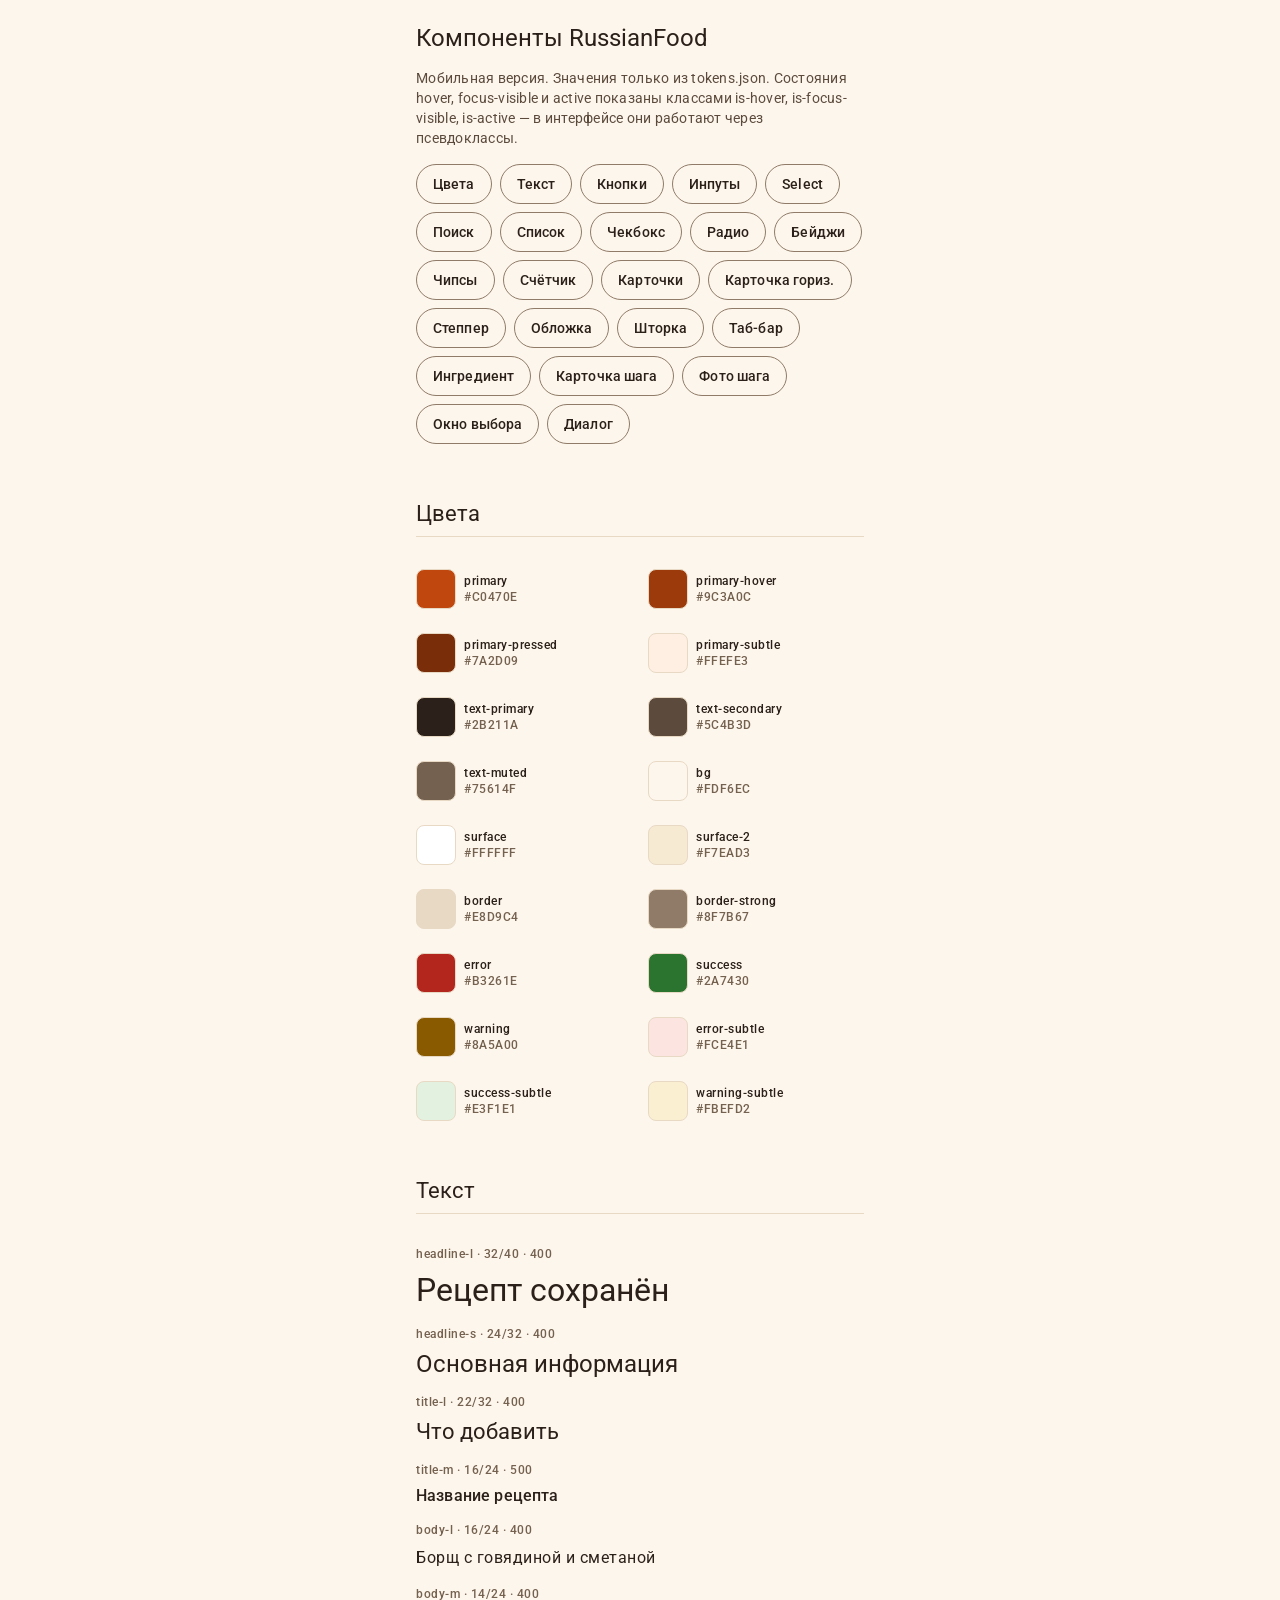
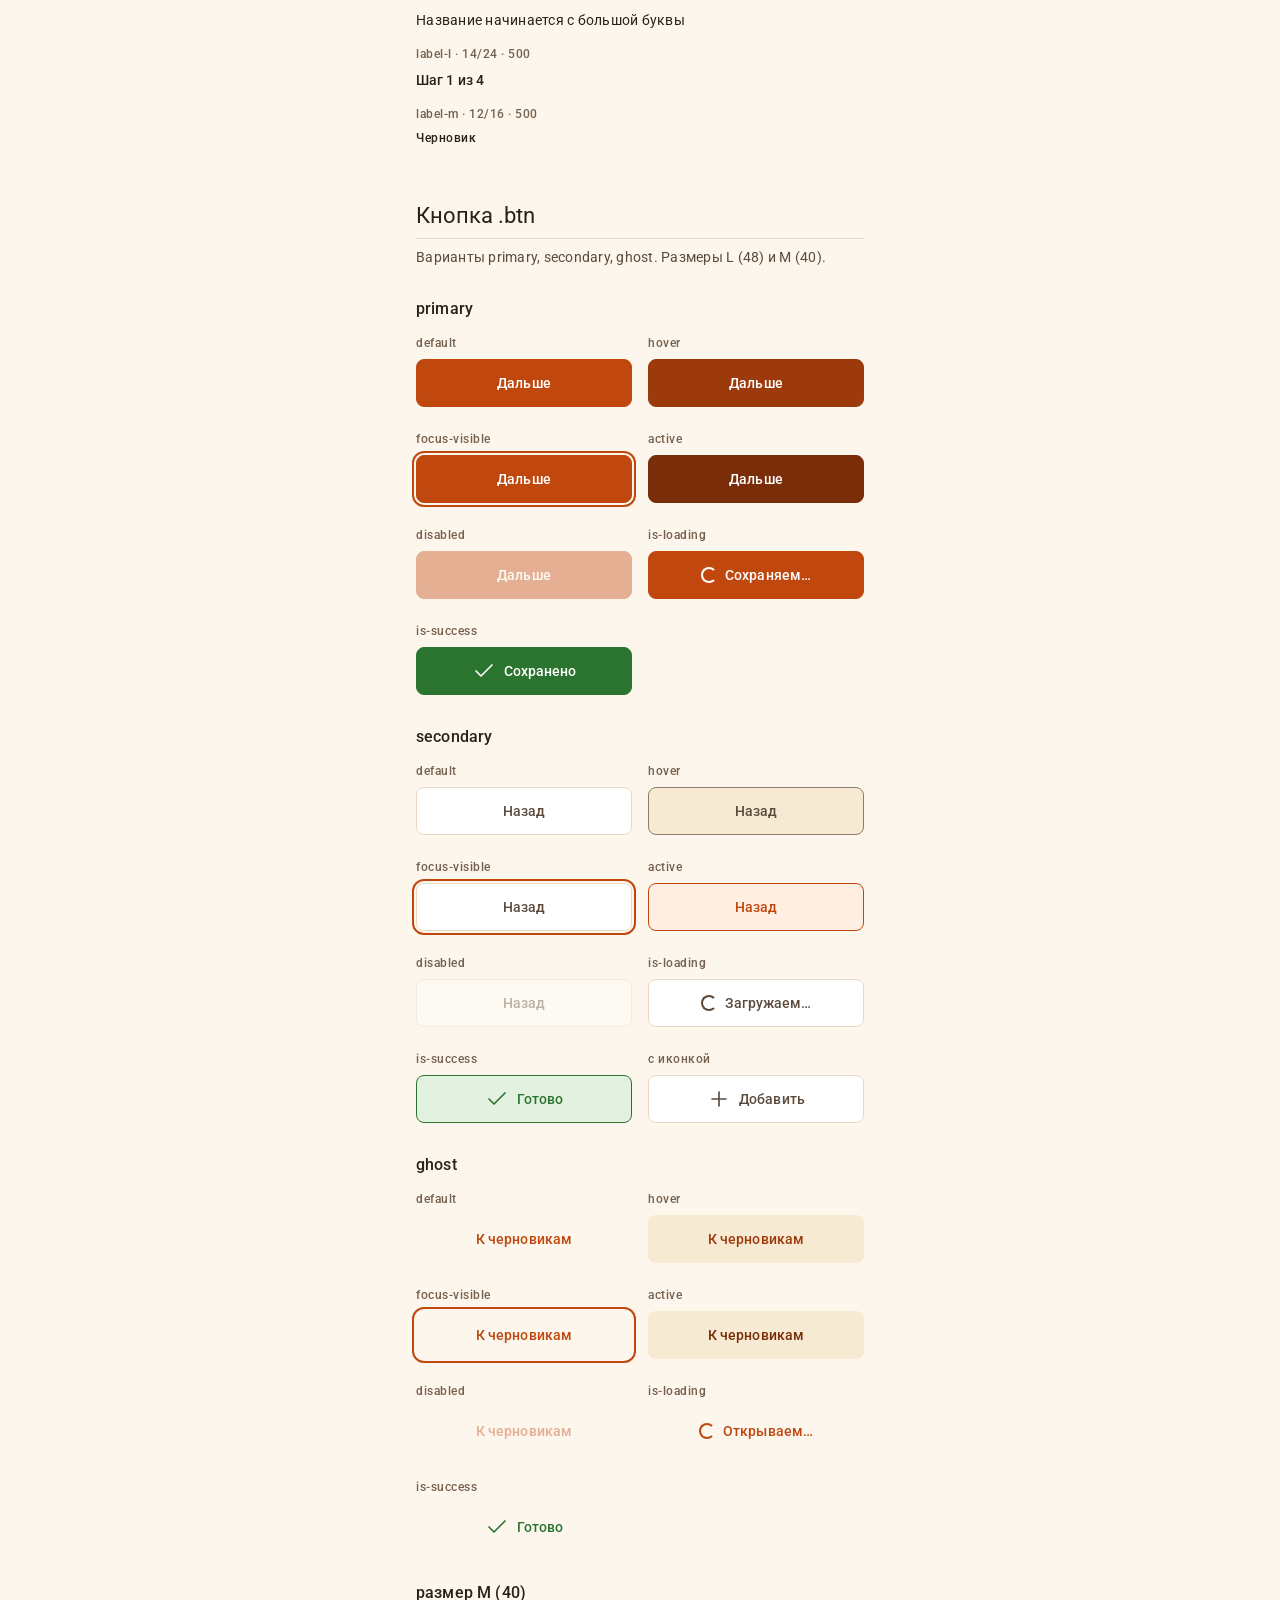
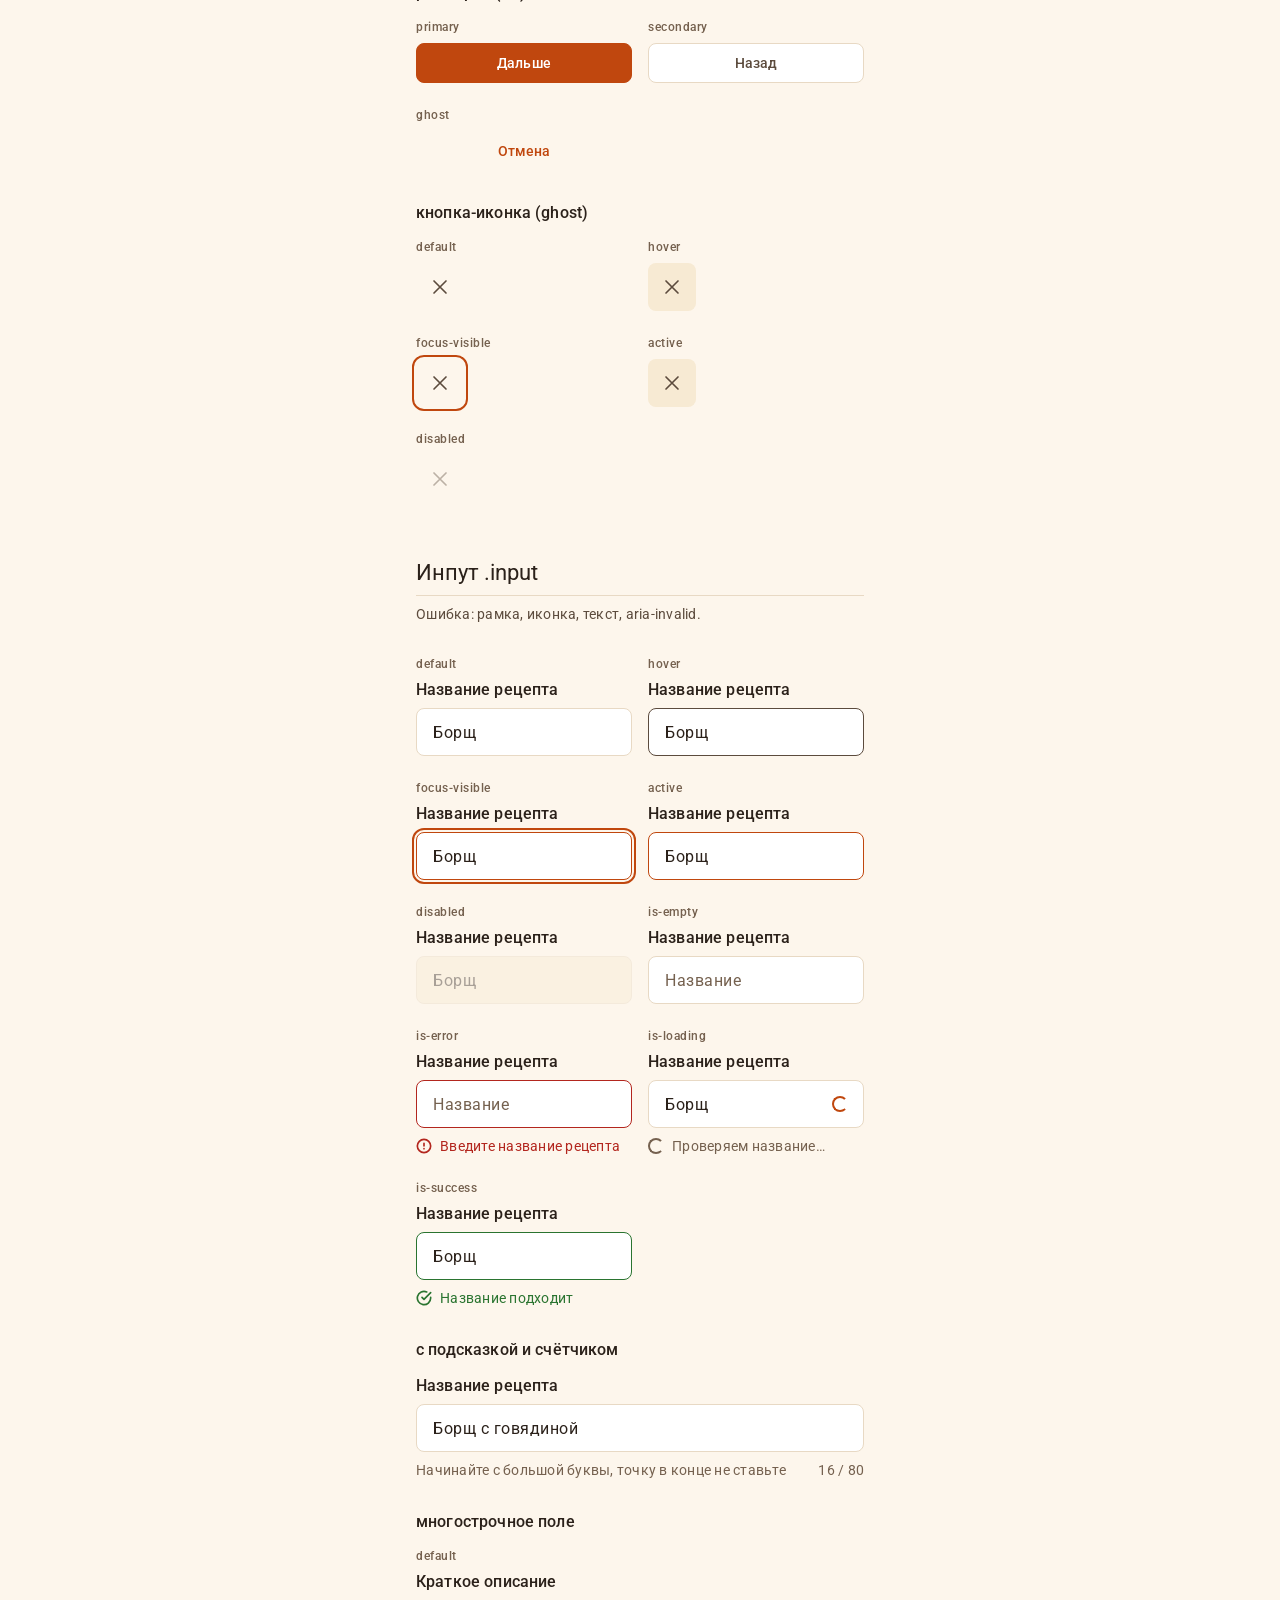
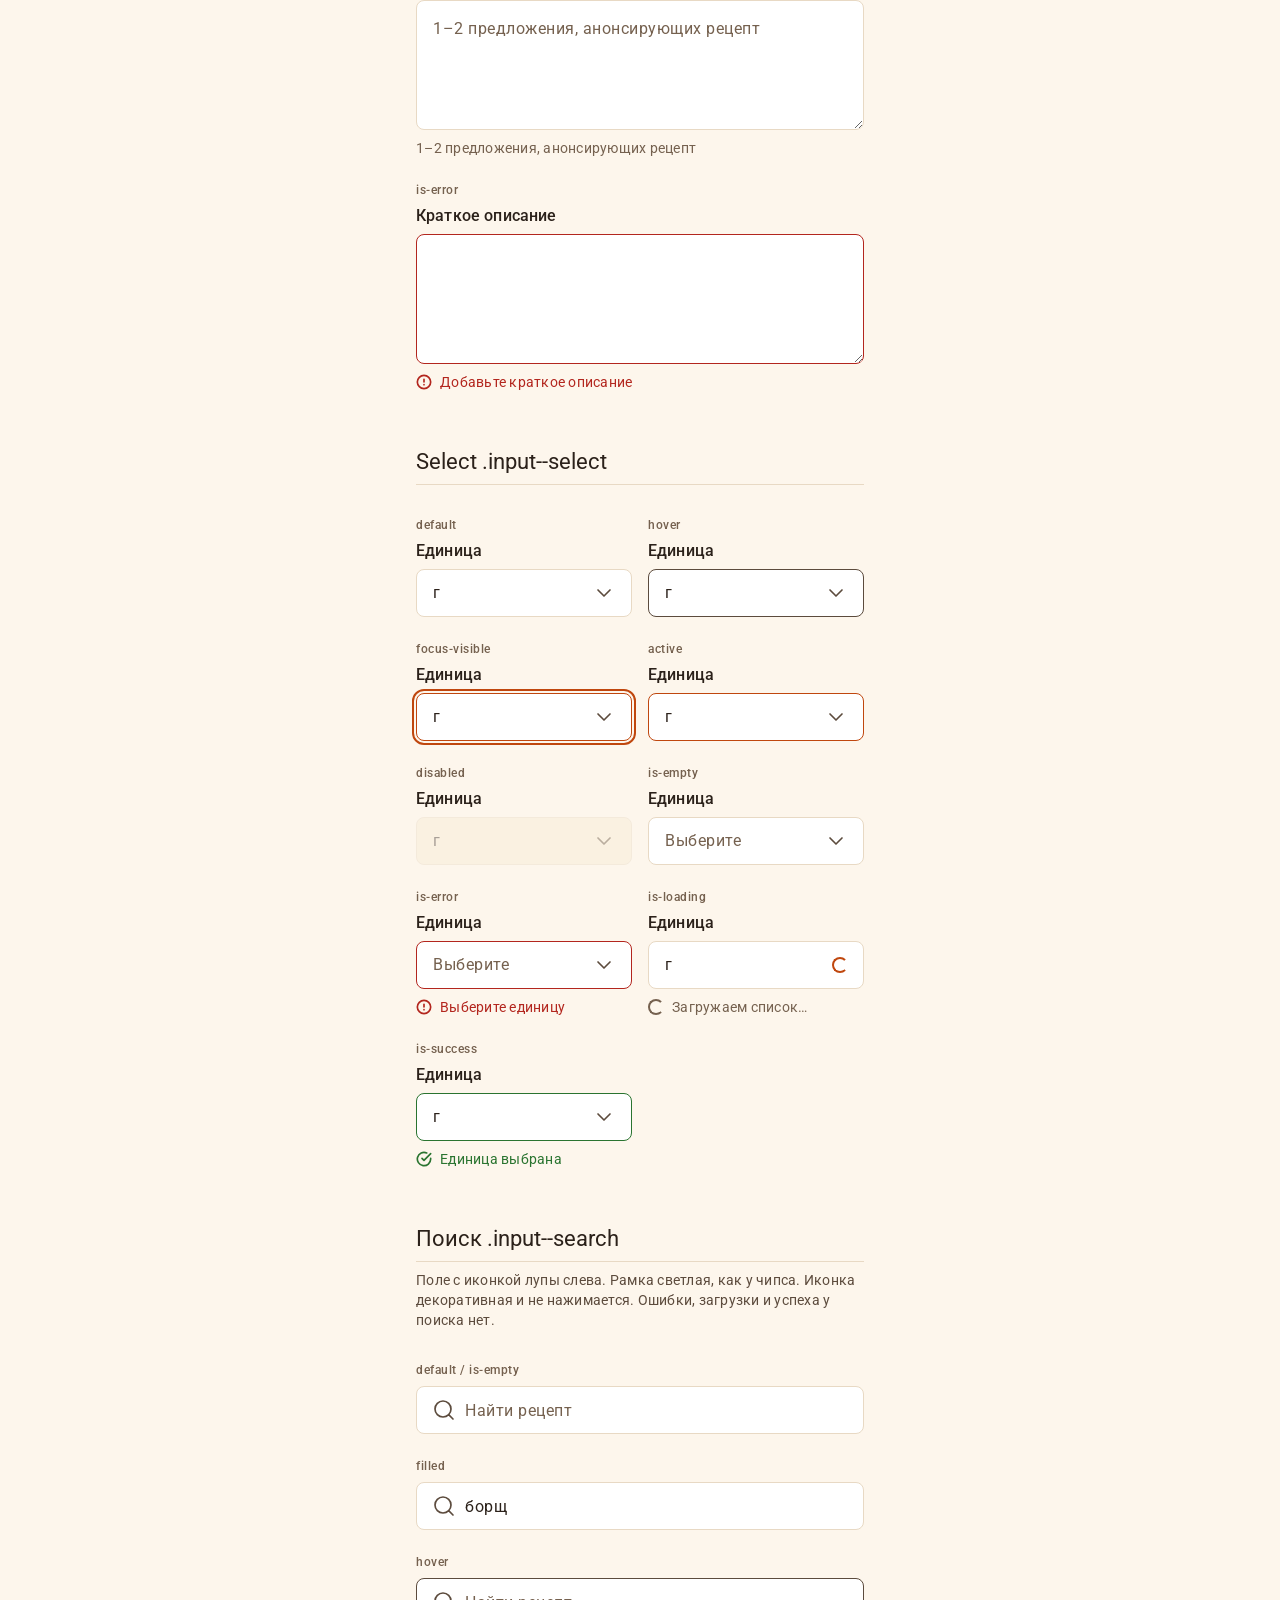
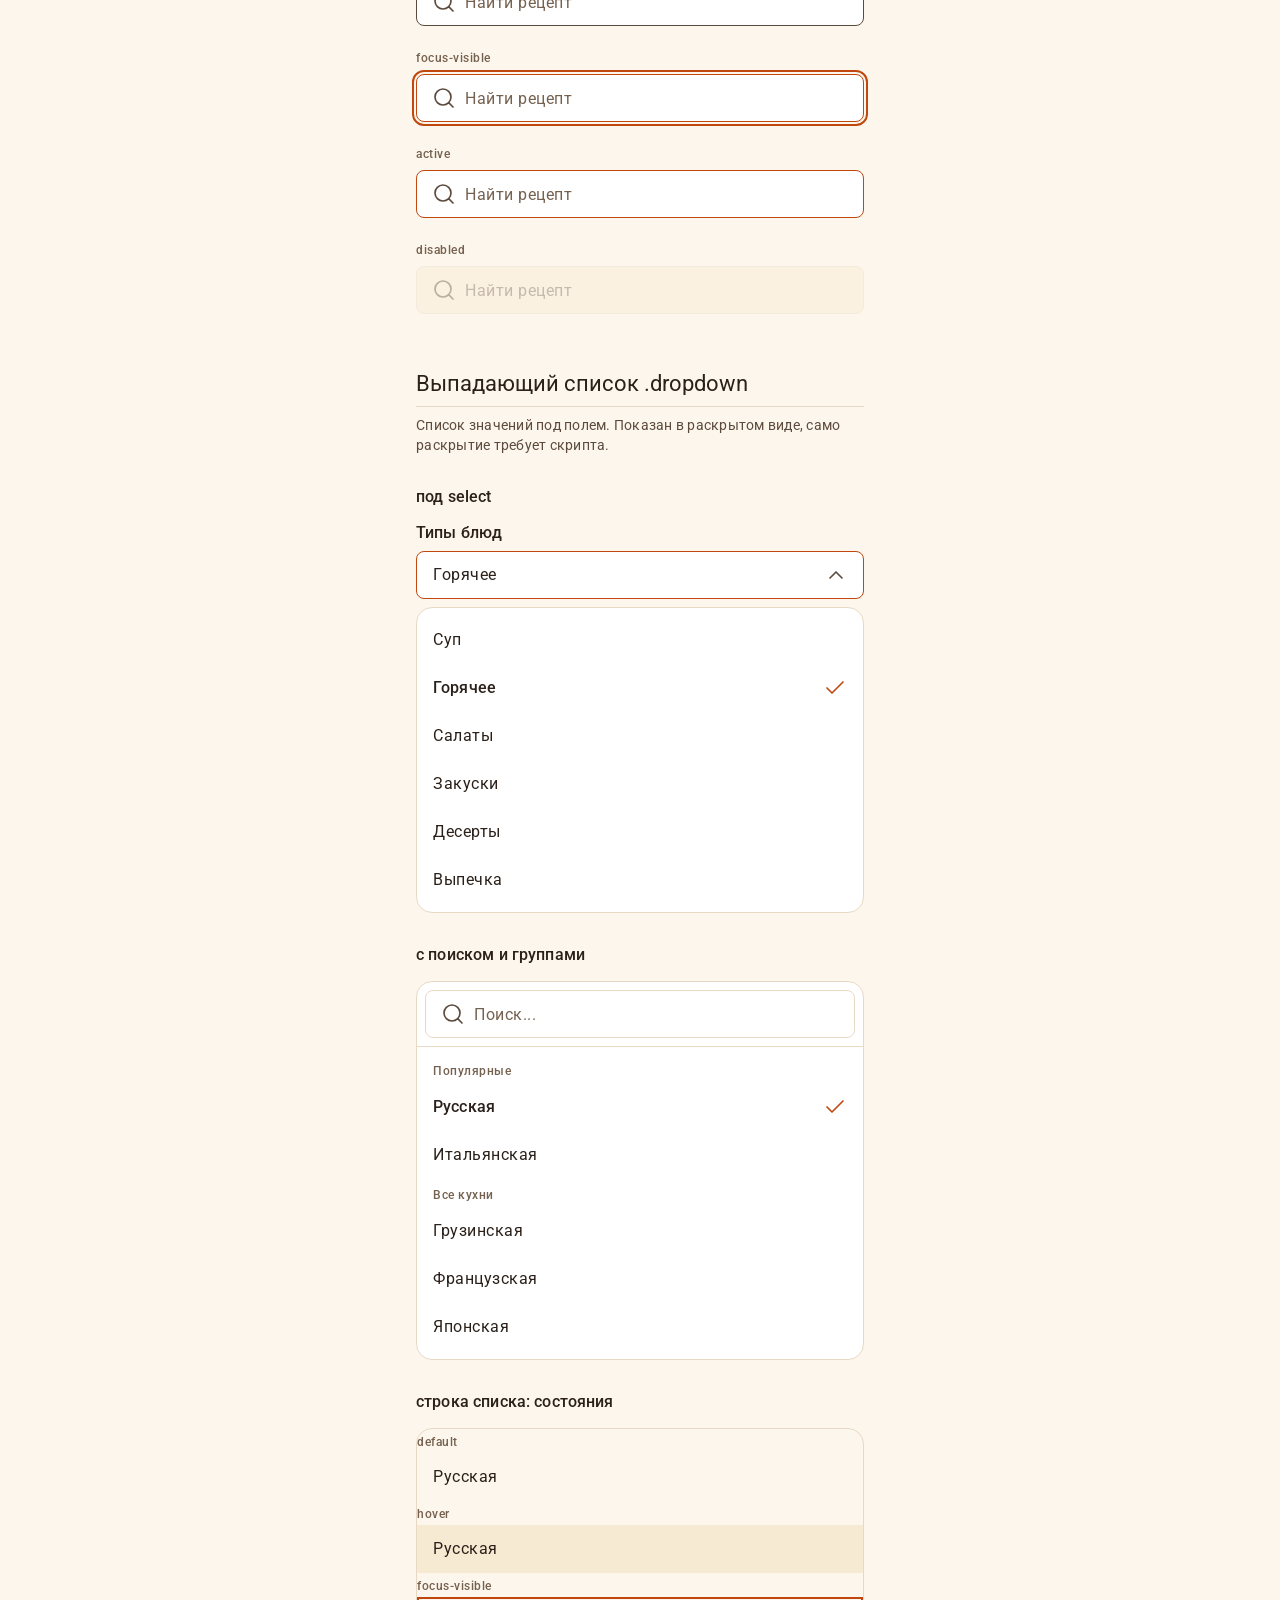
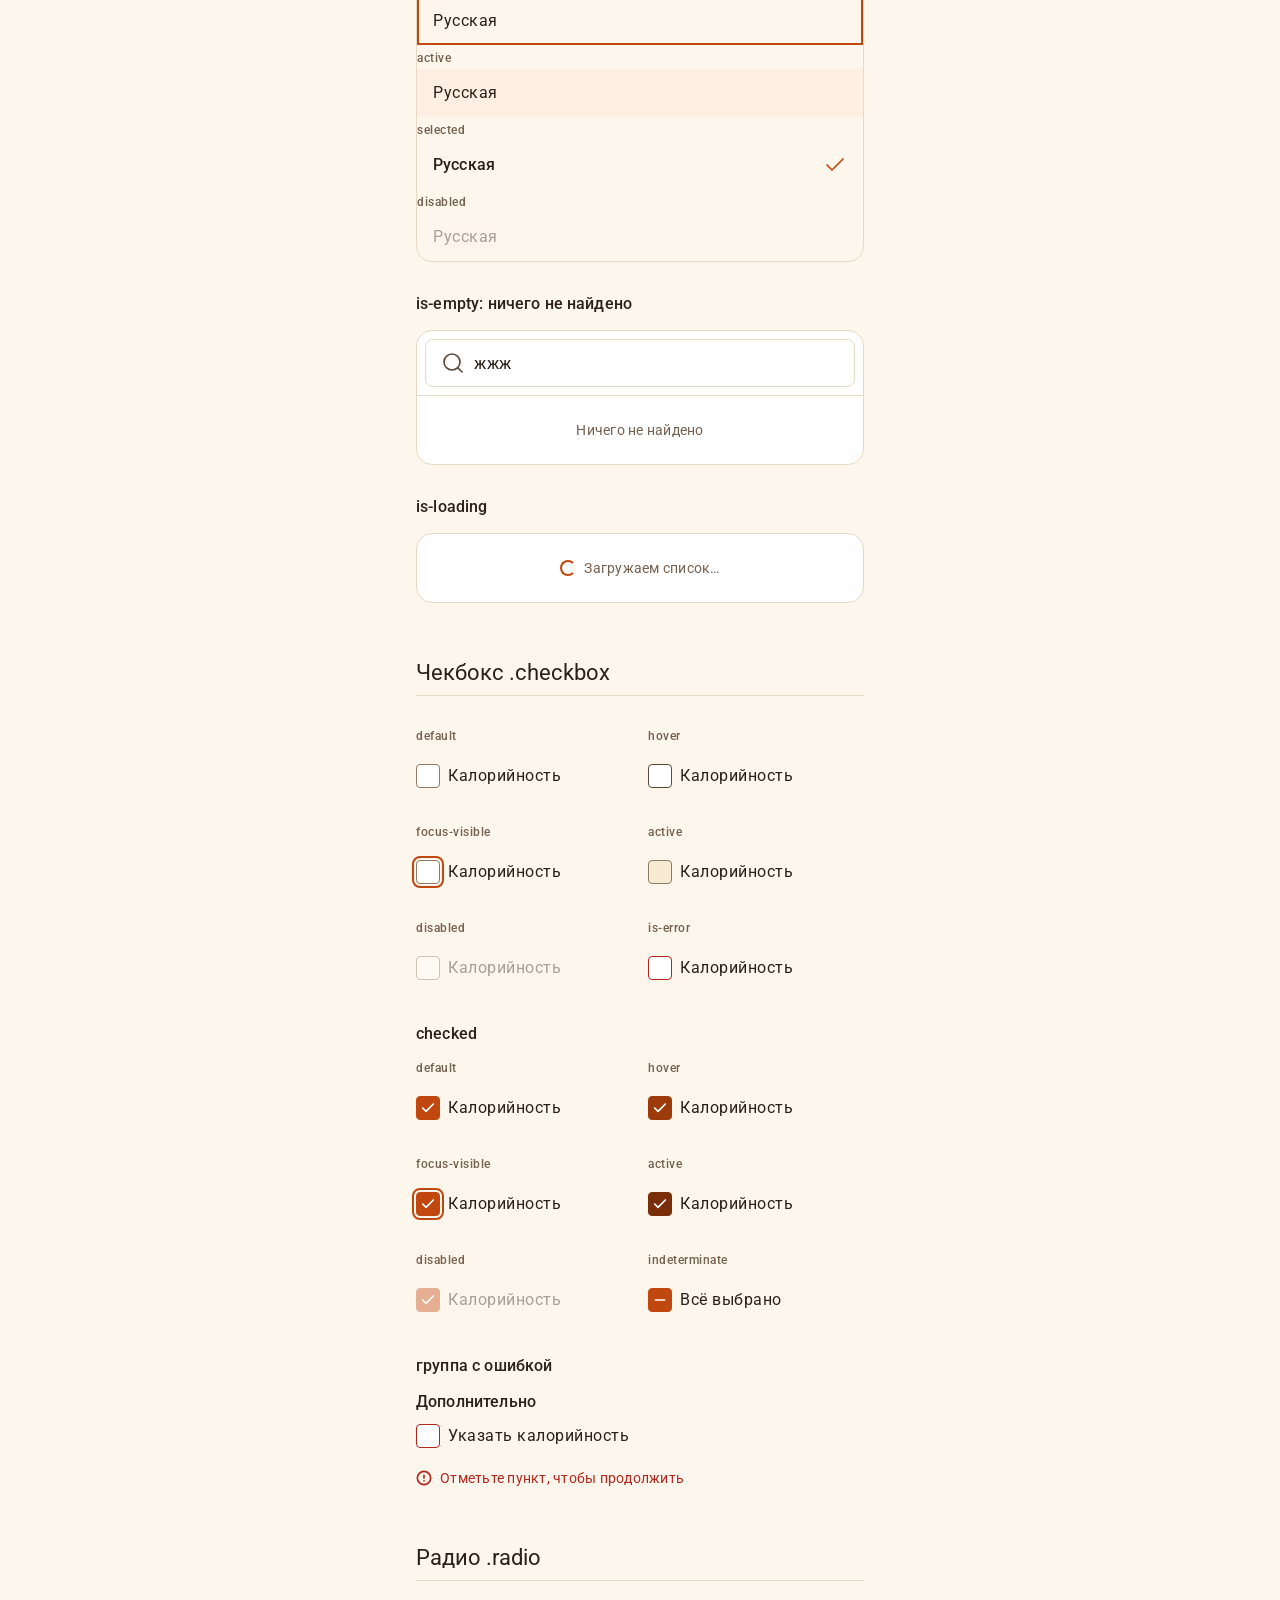
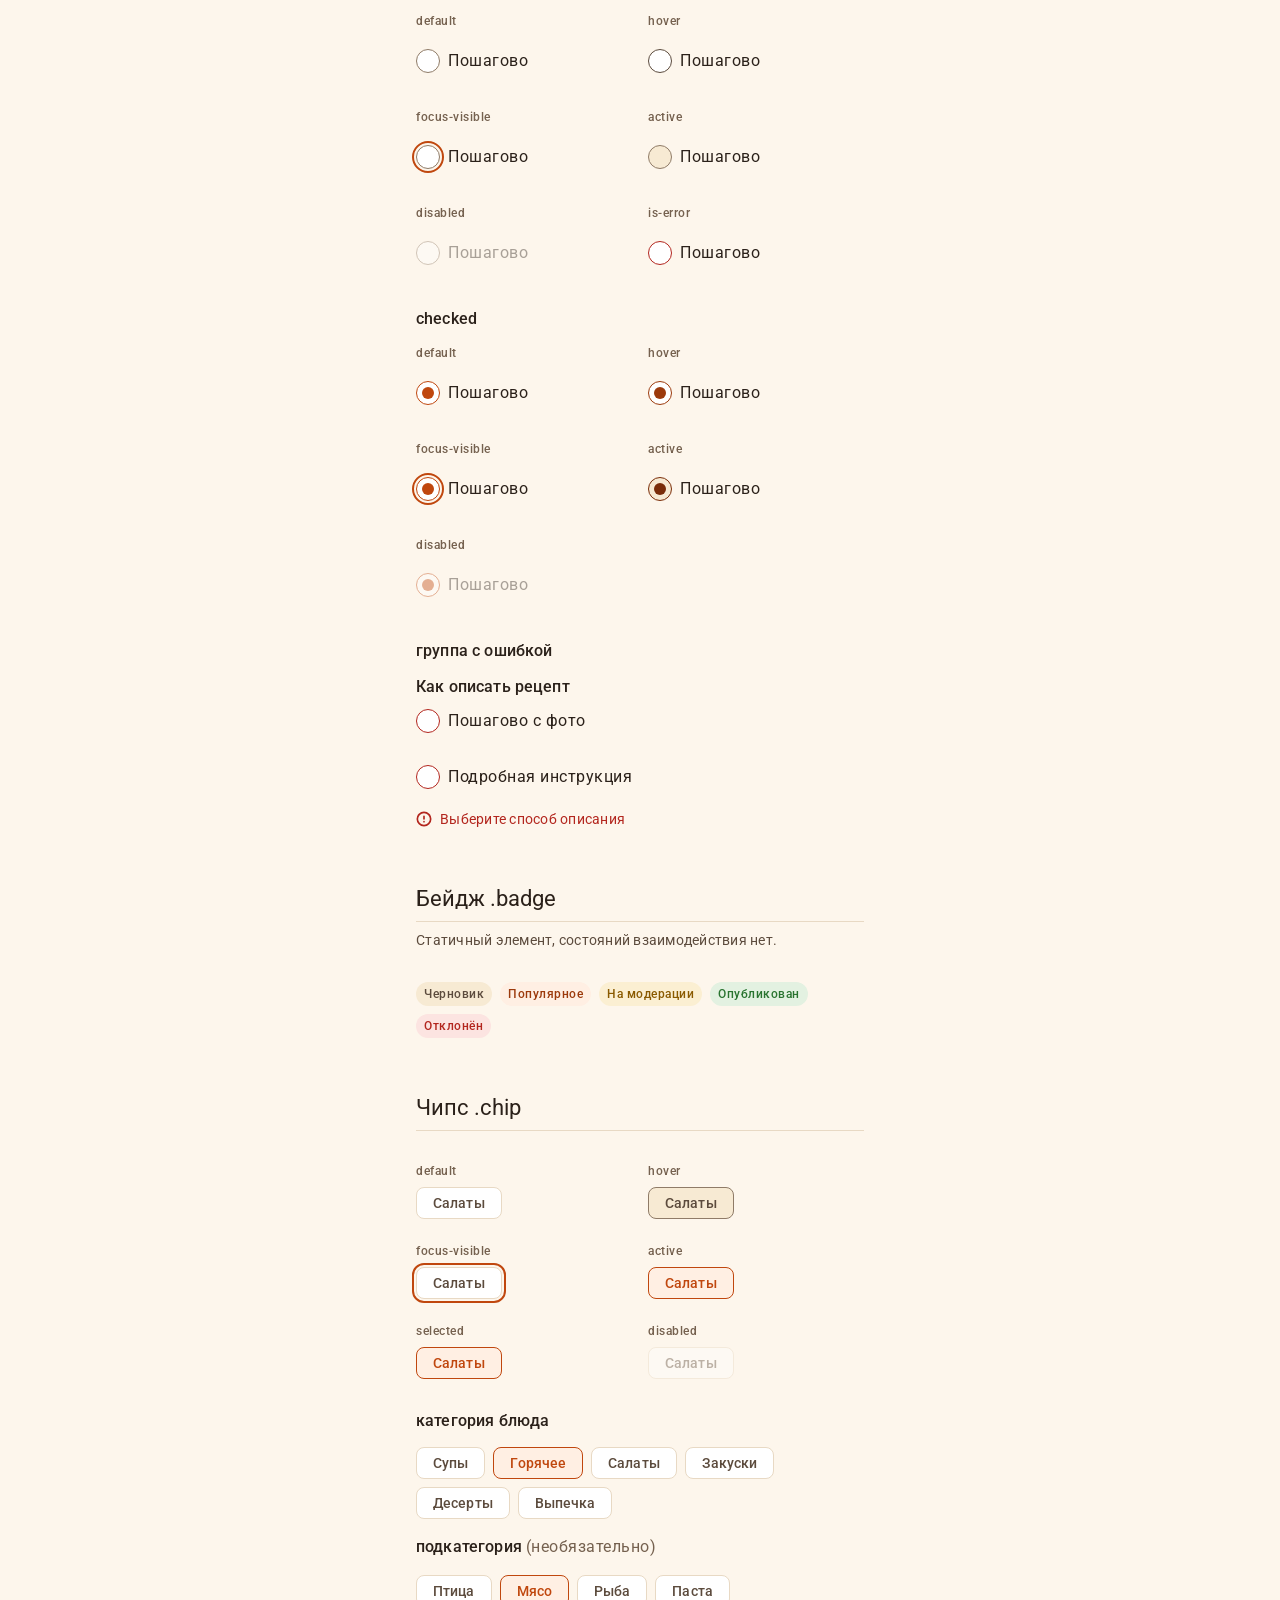
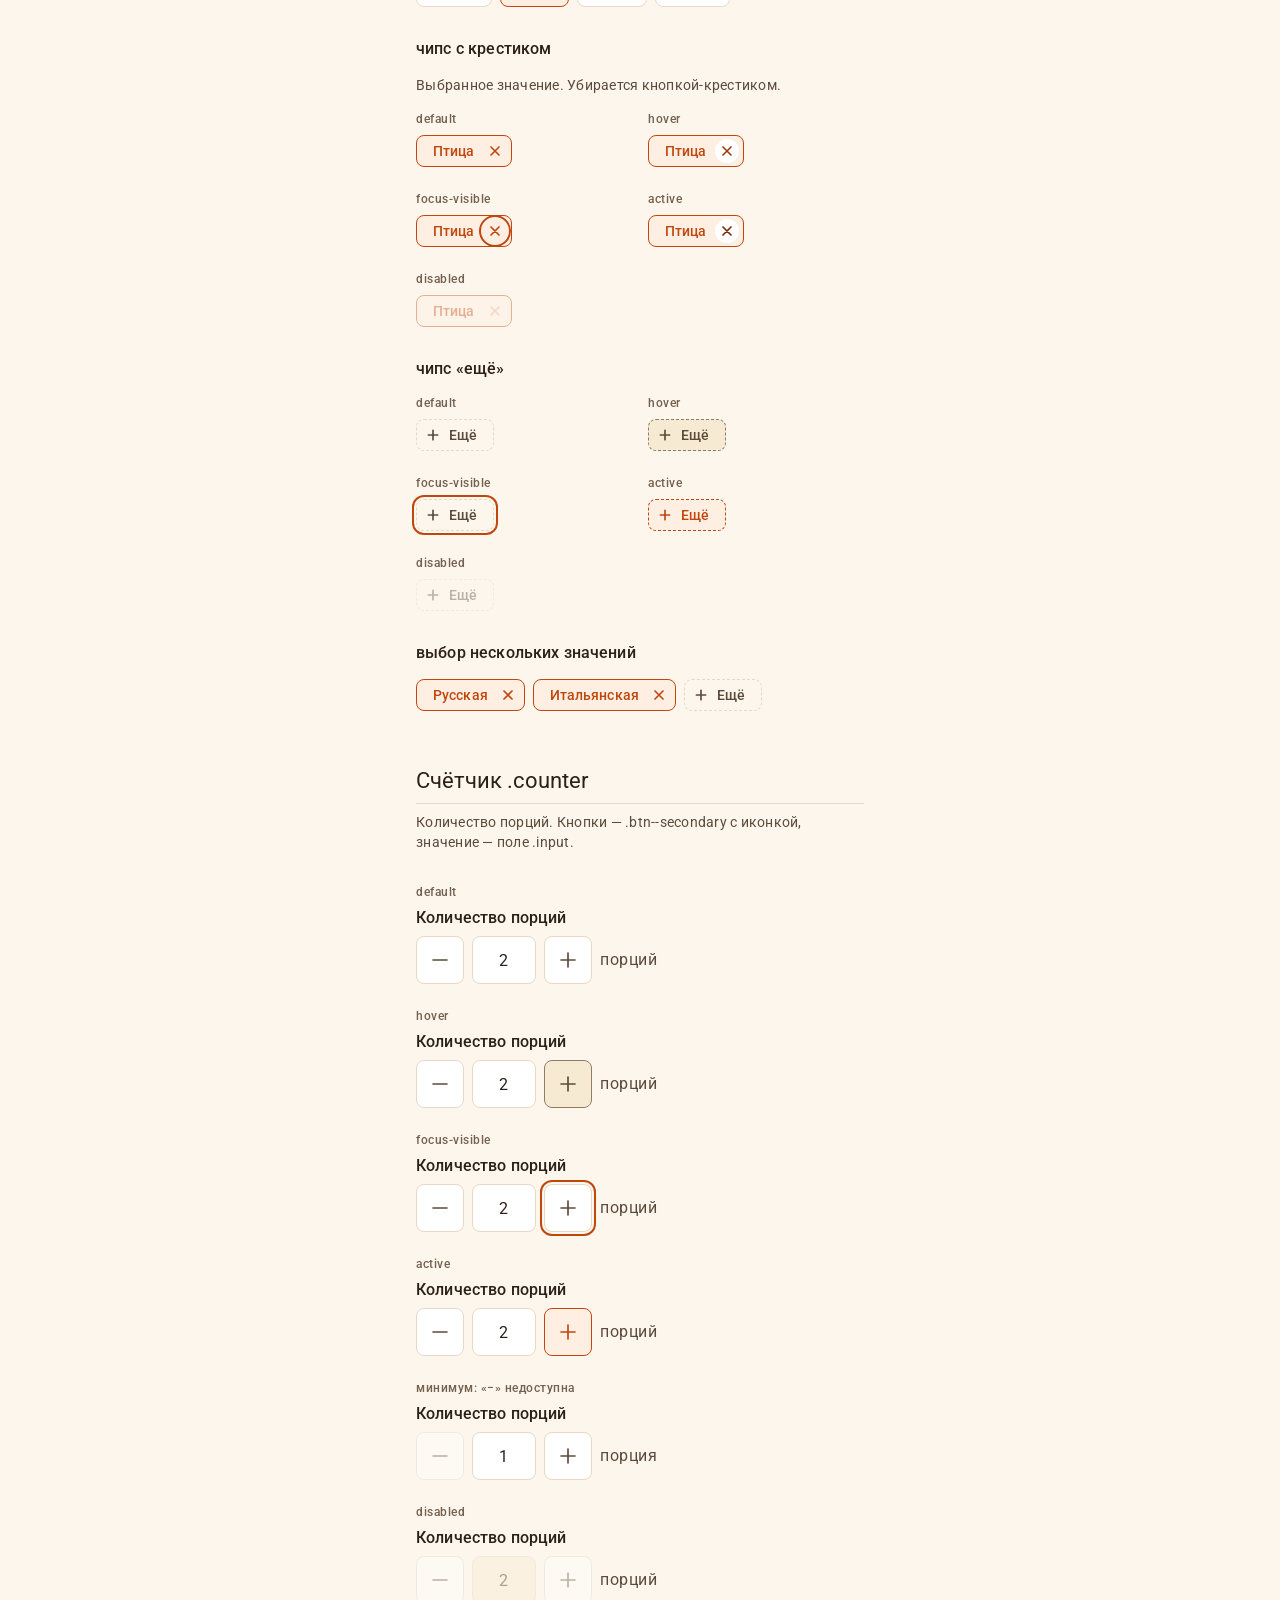
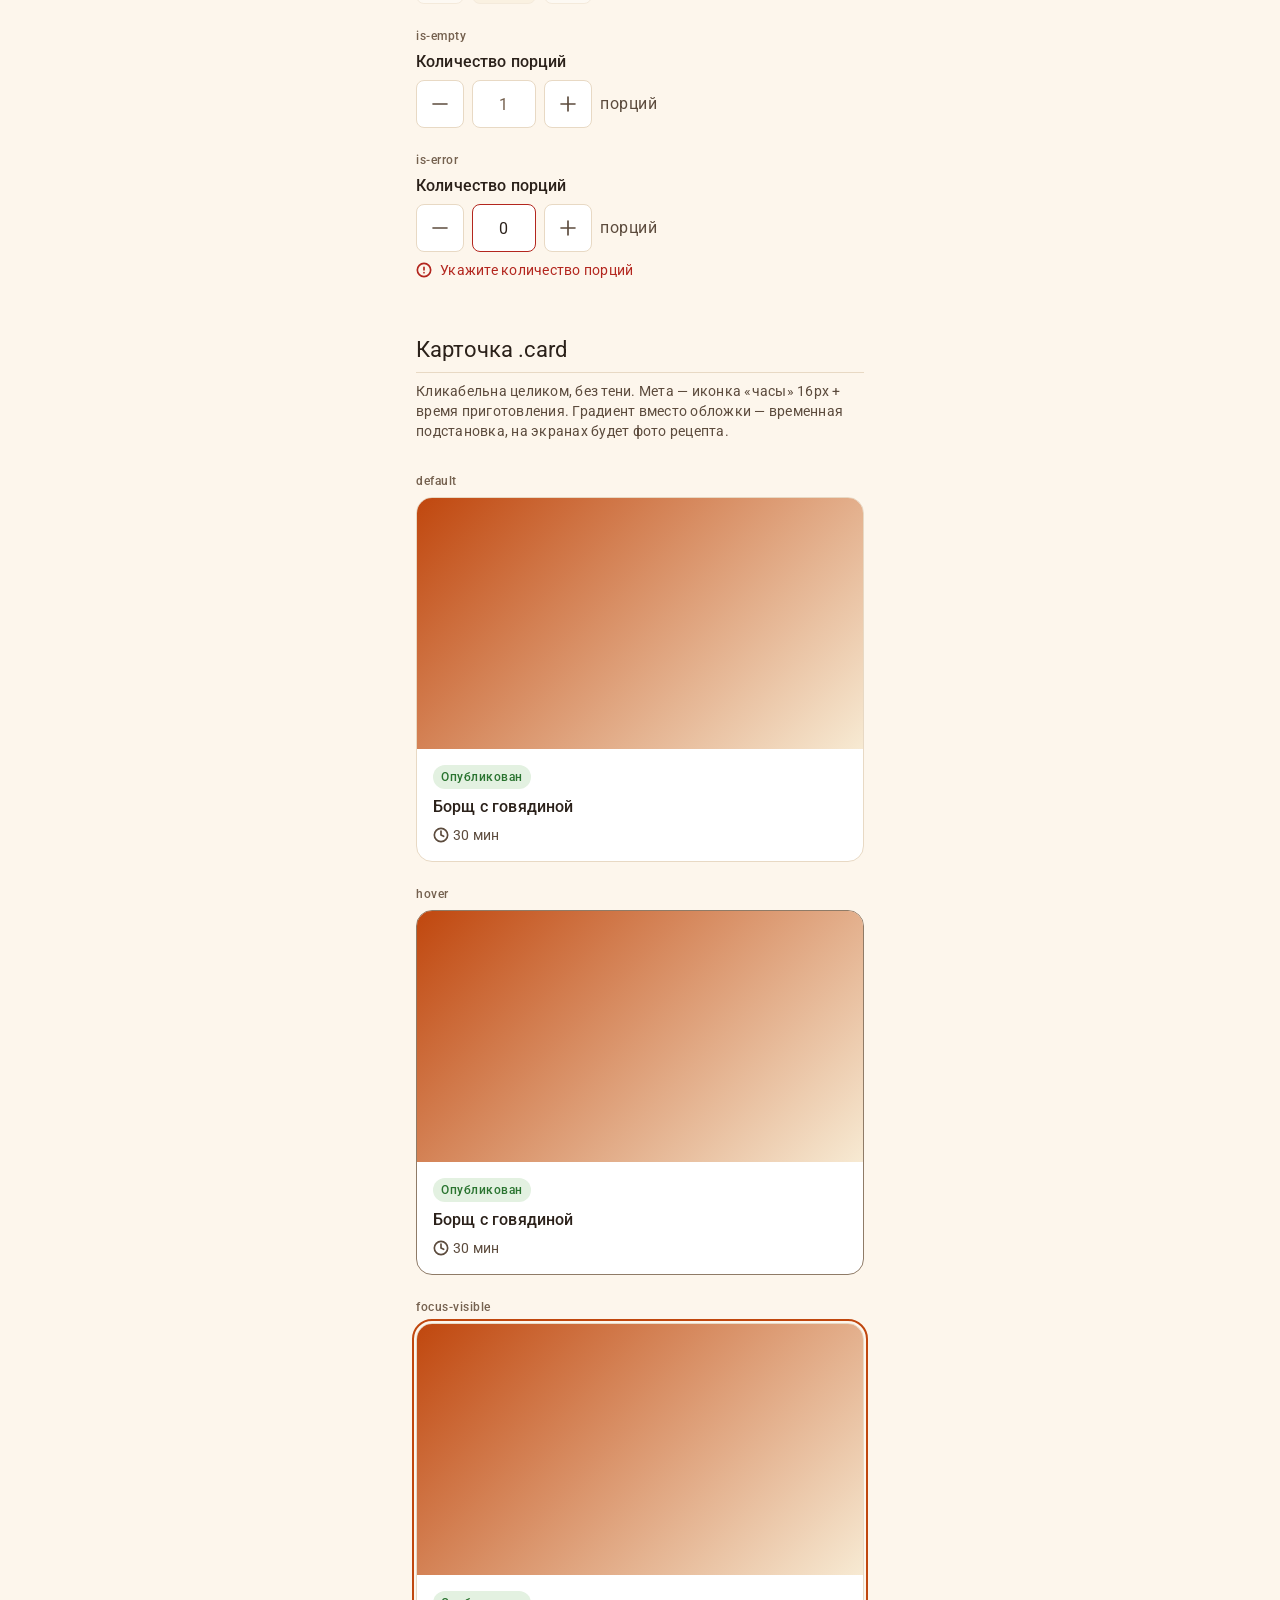
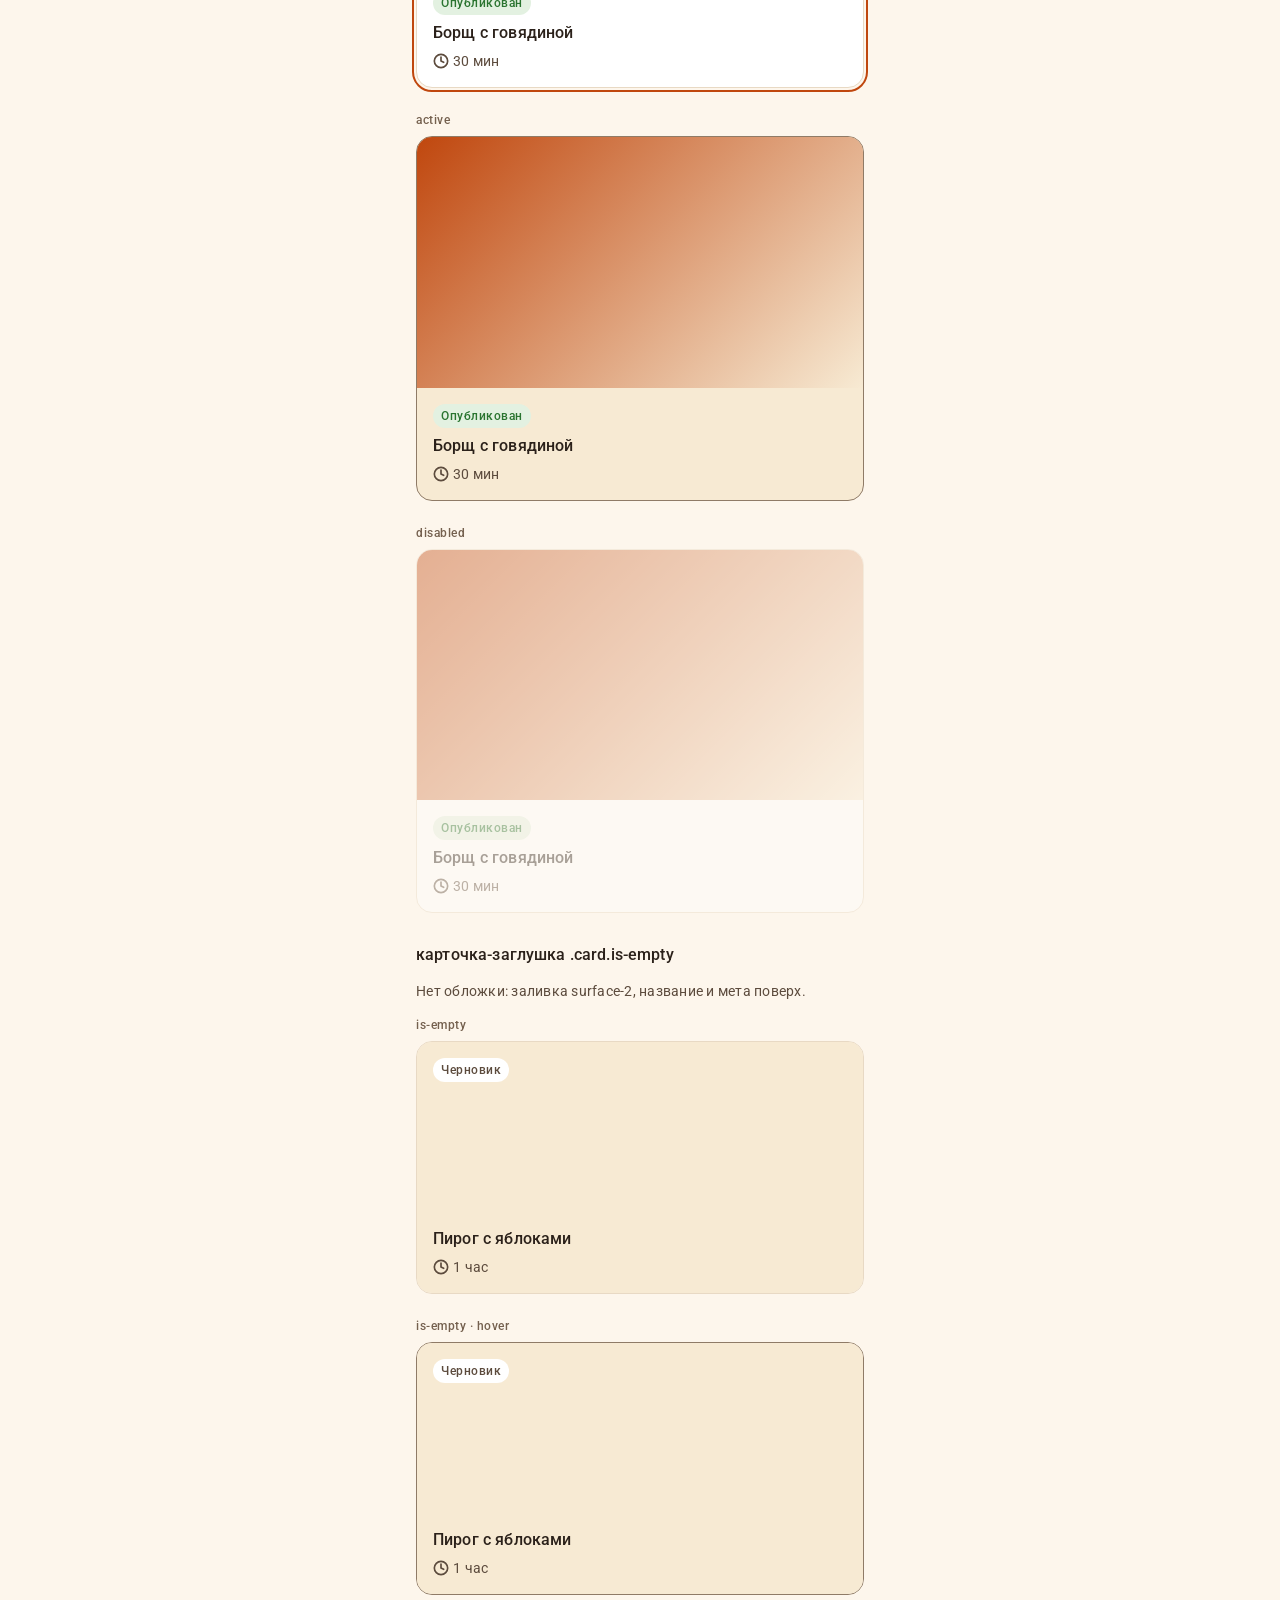
<file: components.html>
<!DOCTYPE html>
<html lang="ru">
<head>
  <meta charset="utf-8">
  <meta name="viewport" content="width=device-width, initial-scale=1">
  <title>Компоненты RussianFood</title>
  <link rel="preconnect" href="https://fonts.googleapis.com">
  <link rel="preconnect" href="https://fonts.gstatic.com" crossorigin>
  <link href="https://fonts.googleapis.com/css2?family=Roboto:wght@400;500&amp;display=swap" rel="stylesheet">
  <link rel="stylesheet" href="styles.css">
</head>
<body>

<svg class="sprite" aria-hidden="true" focusable="false" xmlns="http://www.w3.org/2000/svg">
  <symbol id="i-check" viewBox="0 0 24 24"><path d="M20 6L9 17L4 12" stroke="currentColor" stroke-width="1.67" vector-effect="non-scaling-stroke" stroke-linecap="round" stroke-linejoin="round"/></symbol>
  <symbol id="i-alert" viewBox="0 0 24 24"><path d="M22 12C22 17.5228 17.5228 22 12 22C6.47715 22 2 17.5228 2 12C2 6.47715 6.47715 2 12 2C17.5228 2 22 6.47715 22 12Z" stroke="currentColor" stroke-width="1.67" vector-effect="non-scaling-stroke" stroke-linecap="round" stroke-linejoin="round"/><path d="M12 8V12M12 16H12.01" stroke="currentColor" stroke-width="1.67" vector-effect="non-scaling-stroke" stroke-linecap="round" stroke-linejoin="round"/></symbol>
  <symbol id="i-check-circle" viewBox="0 0 24 24"><path d="M22 11.08V12A10 10 0 1 1 16.07 2.86" stroke="currentColor" stroke-width="1.67" vector-effect="non-scaling-stroke" stroke-linecap="round" stroke-linejoin="round"/><path d="M22 4L12 14.01L9 11.01" stroke="currentColor" stroke-width="1.67" vector-effect="non-scaling-stroke" stroke-linecap="round" stroke-linejoin="round"/></symbol>
  <symbol id="i-grip" viewBox="0 0 24 24"><path d="M9 5H9.01M9 12H9.01M9 19H9.01M15 5H15.01M15 12H15.01M15 19H15.01" stroke="currentColor" stroke-width="2.5" vector-effect="non-scaling-stroke" stroke-linecap="round" stroke-linejoin="round"/></symbol>
  <symbol id="i-recipe-add" viewBox="0 0 24 24"><path d="M4 9H20" stroke="currentColor" stroke-width="1.67" vector-effect="non-scaling-stroke" stroke-linecap="round" stroke-linejoin="round"/><path d="M5 9V17C5 18.6569 6.34315 20 8 20H16C17.6569 20 19 18.6569 19 17V9" stroke="currentColor" stroke-width="1.67" vector-effect="non-scaling-stroke" stroke-linecap="round" stroke-linejoin="round"/><path d="M12 5V9" stroke="currentColor" stroke-width="1.67" vector-effect="non-scaling-stroke" stroke-linecap="round" stroke-linejoin="round"/><path d="M2 13H5M19 13H22" stroke="currentColor" stroke-width="1.67" vector-effect="non-scaling-stroke" stroke-linecap="round" stroke-linejoin="round"/></symbol>
  <symbol id="i-edit-3" viewBox="0 0 24 24"><path d="M12 20H21M16.5 3.49998C16.8978 3.10216 17.4374 2.87866 18 2.87866C18.2786 2.87866 18.5544 2.93353 18.8118 3.04014C19.0692 3.14674 19.303 3.303 19.5 3.49998C19.697 3.69697 19.8532 3.93082 19.9598 4.18819C20.0665 4.44556 20.1213 4.72141 20.1213 4.99998C20.1213 5.27856 20.0665 5.55441 19.9598 5.81178C19.8532 6.06915 19.697 6.303 19.5 6.49998L7 19L3 20L4 16L16.5 3.49998Z" stroke="currentColor" stroke-width="1.67" vector-effect="non-scaling-stroke" stroke-linecap="round" stroke-linejoin="round"/></symbol>
  <symbol id="i-arrow-left" viewBox="0 0 24 24"><path d="M19 12H5M12 5L5 12L12 19" stroke="currentColor" stroke-width="1.67" vector-effect="non-scaling-stroke" stroke-linecap="round" stroke-linejoin="round"/></symbol>
  <symbol id="i-plus" viewBox="0 0 24 24"><path d="M12 5V19M5 12H19" stroke="currentColor" stroke-width="1.67" vector-effect="non-scaling-stroke" stroke-linecap="round" stroke-linejoin="round"/></symbol>
  <symbol id="i-minus" viewBox="0 0 24 24"><path d="M5 12H19" stroke="currentColor" stroke-width="1.67" vector-effect="non-scaling-stroke" stroke-linecap="round" stroke-linejoin="round"/></symbol>
  <symbol id="i-x" viewBox="0 0 24 24"><path d="M18 6L6 18M6 6L18 18" stroke="currentColor" stroke-width="1.67" vector-effect="non-scaling-stroke" stroke-linecap="round" stroke-linejoin="round"/></symbol>
  <symbol id="i-trash" viewBox="0 0 24 24"><path d="M3 6H5M5 6H21M5 6V20C5 20.5304 5.21071 21.0391 5.58579 21.4142C5.96086 21.7893 6.46957 22 7 22H17C17.5304 22 18.0391 21.7893 18.4142 21.4142C18.7893 21.0391 19 20.5304 19 20V6M8 6V4C8 3.46957 8.21071 2.96086 8.58579 2.58579C8.96086 2.21071 9.46957 2 10 2H14C14.5304 2 15.0391 2.21071 15.4142 2.58579C15.7893 2.96086 16 3.46957 16 4V6" stroke="currentColor" stroke-width="1.67" vector-effect="non-scaling-stroke" stroke-linecap="round" stroke-linejoin="round"/></symbol>
  <symbol id="i-chevron-down" viewBox="0 0 24 24"><path d="M6 9L12 15L18 9" stroke="currentColor" stroke-width="1.67" vector-effect="non-scaling-stroke" stroke-linecap="round" stroke-linejoin="round"/></symbol>
  <symbol id="i-camera" viewBox="0 0 24 24"><path d="M23 19C23 19.5304 22.7893 20.0391 22.4142 20.4142C22.0391 20.7893 21.5304 21 21 21H3C2.46957 21 1.96086 20.7893 1.58579 20.4142C1.21071 20.0391 1 19.5304 1 19V8C1 7.46957 1.21071 6.96086 1.58579 6.58579C1.96086 6.21071 2.46957 6 3 6H7L9 3H15L17 6H21C21.5304 6 22.0391 6.21071 22.4142 6.58579C22.7893 6.96086 23 7.46957 23 8V19Z" stroke="currentColor" stroke-width="1.67" vector-effect="non-scaling-stroke" stroke-linecap="round" stroke-linejoin="round"/><path d="M12 17C14.2091 17 16 15.2091 16 13C16 10.7909 14.2091 9 12 9C9.79086 9 8 10.7909 8 13C8 15.2091 9.79086 17 12 17Z" stroke="currentColor" stroke-width="1.67" vector-effect="non-scaling-stroke" stroke-linecap="round" stroke-linejoin="round"/></symbol>
  <symbol id="i-home" viewBox="0 0 24 24"><path d="M9 22V12H15V22M3 9L12 2L21 9V20C21 20.5304 20.7893 21.0391 20.4142 21.4142C20.0391 21.7893 19.5304 22 19 22H5C4.46957 22 3.96086 21.7893 3.58579 21.4142C3.21071 21.0391 3 20.5304 3 20V9Z" stroke="currentColor" stroke-width="1.67" vector-effect="non-scaling-stroke" stroke-linecap="round" stroke-linejoin="round"/></symbol>
  <symbol id="i-search" viewBox="0 0 24 24"><path d="M21 21L16.65 16.65M19 11C19 15.4183 15.4183 19 11 19C6.58172 19 3 15.4183 3 11C3 6.58172 6.58172 3 11 3C15.4183 3 19 6.58172 19 11Z" stroke="currentColor" stroke-width="1.67" vector-effect="non-scaling-stroke" stroke-linecap="round" stroke-linejoin="round"/></symbol>
  <symbol id="i-grid" viewBox="0 0 24 24"><path d="M10 3H3V10H10V3Z" stroke="currentColor" stroke-width="1.67" vector-effect="non-scaling-stroke" stroke-linecap="round" stroke-linejoin="round"/><path d="M21 3H14V10H21V3Z" stroke="currentColor" stroke-width="1.67" vector-effect="non-scaling-stroke" stroke-linecap="round" stroke-linejoin="round"/><path d="M21 14H14V21H21V14Z" stroke="currentColor" stroke-width="1.67" vector-effect="non-scaling-stroke" stroke-linecap="round" stroke-linejoin="round"/><path d="M10 14H3V21H10V14Z" stroke="currentColor" stroke-width="1.67" vector-effect="non-scaling-stroke" stroke-linecap="round" stroke-linejoin="round"/></symbol>
  <symbol id="i-bookmark" viewBox="0 0 24 24"><path d="M19 21L12 16L5 21V5C5 4.46957 5.21071 3.96086 5.58579 3.58579C5.96086 3.21071 6.46957 3 7 3H17C17.5304 3 18.0391 3.21071 18.4142 3.58579C18.7893 3.96086 19 4.46957 19 5V21Z" stroke="currentColor" stroke-width="1.67" vector-effect="non-scaling-stroke" stroke-linecap="round" stroke-linejoin="round"/></symbol>
  <symbol id="i-user" viewBox="0 0 24 24"><path d="M20 21V19C20 17.9391 19.5786 16.9217 18.8284 16.1716C18.0783 15.4214 17.0609 15 16 15H8C6.93913 15 5.92172 15.4214 5.17157 16.1716C4.42143 16.9217 4 17.9391 4 19V21M16 7C16 9.20914 14.2091 11 12 11C9.79086 11 8 9.20914 8 7C8 4.79086 9.79086 3 12 3C14.2091 3 16 4.79086 16 7Z" stroke="currentColor" stroke-width="1.67" vector-effect="non-scaling-stroke" stroke-linecap="round" stroke-linejoin="round"/></symbol>
  <symbol id="i-clock" viewBox="0 0 24 24"><path d="M12.0003 5.99983V12.0003L16.0006 14.0005M22.0011 12.0003C22.0011 17.5236 17.5236 22.0011 12.0003 22.0011C6.47702 22.0011 1.99951 17.5236 1.99951 12.0003C1.99951 6.47702 6.47702 1.99951 12.0003 1.99951C17.5236 1.99951 22.0011 6.47702 22.0011 12.0003Z" stroke="currentColor" stroke-width="1.67" vector-effect="non-scaling-stroke" stroke-linecap="round" stroke-linejoin="round"/></symbol>
  <symbol id="i-eye" viewBox="0 0 24 24"><path d="M2.06202 11.6533C1.97868 11.8779 1.97868 12.1248 2.06202 12.3493C2.87372 14.3175 4.25153 16.0003 6.02079 17.1844C7.79004 18.3686 9.87106 19.0007 12 19.0007C14.129 19.0007 16.21 18.3686 17.9792 17.1844C19.7485 16.0003 21.1263 14.3175 21.938 12.3493C22.0214 12.1248 22.0214 11.8779 21.938 11.6533C21.1263 9.68519 19.7485 8.00238 17.9792 6.81824C16.21 5.63409 14.129 5.00195 12 5.00195C9.87106 5.00195 7.79004 5.63409 6.02079 6.81824C4.25153 8.00238 2.87372 9.68519 2.06202 11.6533Z" stroke="currentColor" stroke-width="1.67" vector-effect="non-scaling-stroke" stroke-linecap="round" stroke-linejoin="round"/><path d="M15 12C15 13.6569 13.6569 15 12 15C10.3431 15 9 13.6569 9 12C9 10.3431 10.3431 9 12 9C13.6569 9 15 10.3431 15 12Z" stroke="currentColor" stroke-width="1.67" vector-effect="non-scaling-stroke" stroke-linecap="round" stroke-linejoin="round"/></symbol>
</svg>

<div class="doc">

  <header class="doc-header">
    <h1 class="t-headline-s">Компоненты RussianFood</h1>
    <p class="t-body-m text-secondary">Мобильная версия. Значения только из tokens.json. Состояния hover, focus-visible и active показаны классами is-hover, is-focus-visible, is-active — в интерфейсе они работают через псевдоклассы.</p>
    <nav class="doc-nav" aria-label="Разделы">
      <a href="#colors">Цвета</a>
      <a href="#type">Текст</a>
      <a href="#buttons">Кнопки</a>
      <a href="#inputs">Инпуты</a>
      <a href="#selects">Select</a>
      <a href="#search-input">Поиск</a>
      <a href="#dropdown">Список</a>
      <a href="#checkboxes">Чекбокс</a>
      <a href="#radios">Радио</a>
      <a href="#badges">Бейджи</a>
      <a href="#chips">Чипсы</a>
      <a href="#counter">Счётчик</a>
      <a href="#cards">Карточки</a>
      <a href="#card-horizontal">Карточка гориз.</a>
      <a href="#stepper">Степпер</a>
      <a href="#upload">Обложка</a>
      <a href="#sheet">Шторка</a>
      <a href="#tabbar">Таб-бар</a>
      <a href="#ingredient">Ингредиент</a>
      <a href="#recipe-step">Карточка шага</a>
      <a href="#upload-compact">Фото шага</a>
      <a href="#picker">Окно выбора</a>
      <a href="#dialog">Диалог</a>
    </nav>
  </header>

  <main>

    <!-- 0. Цвета -->
    <section class="doc-section" id="colors" aria-labelledby="colors-h">
      <h2 class="t-title-l" id="colors-h">Цвета</h2>
      <ul class="doc-group doc-grid">
        <li class="sw sw--primary"><span>primary<br><span class="text-muted">#C0470E</span></span></li>
        <li class="sw sw--primary-hover"><span>primary-hover<br><span class="text-muted">#9C3A0C</span></span></li>
        <li class="sw sw--primary-pressed"><span>primary-pressed<br><span class="text-muted">#7A2D09</span></span></li>
        <li class="sw sw--primary-subtle"><span>primary-subtle<br><span class="text-muted">#FFEFE3</span></span></li>
        <li class="sw sw--text-primary"><span>text-primary<br><span class="text-muted">#2B211A</span></span></li>
        <li class="sw sw--text-secondary"><span>text-secondary<br><span class="text-muted">#5C4B3D</span></span></li>
        <li class="sw sw--text-muted"><span>text-muted<br><span class="text-muted">#75614F</span></span></li>
        <li class="sw sw--bg"><span>bg<br><span class="text-muted">#FDF6EC</span></span></li>
        <li class="sw sw--surface"><span>surface<br><span class="text-muted">#FFFFFF</span></span></li>
        <li class="sw sw--surface-2"><span>surface-2<br><span class="text-muted">#F7EAD3</span></span></li>
        <li class="sw sw--border"><span>border<br><span class="text-muted">#E8D9C4</span></span></li>
        <li class="sw sw--border-strong"><span>border-strong<br><span class="text-muted">#8F7B67</span></span></li>
        <li class="sw sw--error"><span>error<br><span class="text-muted">#B3261E</span></span></li>
        <li class="sw sw--success"><span>success<br><span class="text-muted">#2A7430</span></span></li>
        <li class="sw sw--warning"><span>warning<br><span class="text-muted">#8A5A00</span></span></li>
        <li class="sw sw--error-subtle"><span>error-subtle<br><span class="text-muted">#FCE4E1</span></span></li>
        <li class="sw sw--success-subtle"><span>success-subtle<br><span class="text-muted">#E3F1E1</span></span></li>
        <li class="sw sw--warning-subtle"><span>warning-subtle<br><span class="text-muted">#FBEFD2</span></span></li>
      </ul>
    </section>

    <!-- 0. Типографика -->
    <section class="doc-section" id="type" aria-labelledby="type-h">
      <h2 class="t-title-l" id="type-h">Текст</h2>
      <div class="doc-group">
        <div class="doc-item"><span class="doc-caption">headline-l · 32/40 · 400</span><p class="t-headline-l">Рецепт сохранён</p></div>
        <div class="doc-item"><span class="doc-caption">headline-s · 24/32 · 400</span><p class="t-headline-s">Основная информация</p></div>
        <div class="doc-item"><span class="doc-caption">title-l · 22/32 · 400</span><p class="t-title-l">Что добавить</p></div>
        <div class="doc-item"><span class="doc-caption">title-m · 16/24 · 500</span><p class="t-title-m">Название рецепта</p></div>
        <div class="doc-item"><span class="doc-caption">body-l · 16/24 · 400</span><p class="t-body-l">Борщ с говядиной и сметаной</p></div>
        <div class="doc-item"><span class="doc-caption">body-m · 14/24 · 400</span><p class="t-body-m">Название начинается с большой буквы</p></div>
        <div class="doc-item"><span class="doc-caption">label-l · 14/24 · 500</span><p class="t-label-l">Шаг 1 из 4</p></div>
        <div class="doc-item"><span class="doc-caption">label-m · 12/16 · 500</span><p class="t-label-m">Черновик</p></div>
      </div>
    </section>

    <!-- 1. Кнопки -->
    <section class="doc-section" id="buttons" aria-labelledby="buttons-h">
      <h2 class="t-title-l" id="buttons-h">Кнопка .btn</h2>
      <p class="t-body-m text-secondary">Варианты primary, secondary, ghost. Размеры L (48) и M (40).</p>

      <div class="doc-group">
        <h3 class="t-title-m">primary</h3>
        <div class="doc-grid">
          <div class="doc-item"><span class="doc-caption">default</span><button class="btn btn--primary" type="button">Дальше</button></div>
          <div class="doc-item"><span class="doc-caption">hover</span><button class="btn btn--primary is-hover" type="button">Дальше</button></div>
          <div class="doc-item"><span class="doc-caption">focus-visible</span><button class="btn btn--primary is-focus-visible" type="button">Дальше</button></div>
          <div class="doc-item"><span class="doc-caption">active</span><button class="btn btn--primary is-active" type="button">Дальше</button></div>
          <div class="doc-item"><span class="doc-caption">disabled</span><button class="btn btn--primary" type="button" disabled>Дальше</button></div>
          <div class="doc-item"><span class="doc-caption">is-loading</span><button class="btn btn--primary is-loading" type="button" aria-busy="true">Сохраняем…</button></div>
          <div class="doc-item"><span class="doc-caption">is-success</span><button class="btn btn--primary is-success" type="button"><svg class="icon" aria-hidden="true" focusable="false"><use href="#i-check"/></svg>Сохранено</button></div>
        </div>
      </div>

      <div class="doc-group">
        <h3 class="t-title-m">secondary</h3>
        <div class="doc-grid">
          <div class="doc-item"><span class="doc-caption">default</span><button class="btn btn--secondary" type="button">Назад</button></div>
          <div class="doc-item"><span class="doc-caption">hover</span><button class="btn btn--secondary is-hover" type="button">Назад</button></div>
          <div class="doc-item"><span class="doc-caption">focus-visible</span><button class="btn btn--secondary is-focus-visible" type="button">Назад</button></div>
          <div class="doc-item"><span class="doc-caption">active</span><button class="btn btn--secondary is-active" type="button">Назад</button></div>
          <div class="doc-item"><span class="doc-caption">disabled</span><button class="btn btn--secondary" type="button" disabled>Назад</button></div>
          <div class="doc-item"><span class="doc-caption">is-loading</span><button class="btn btn--secondary is-loading" type="button" aria-busy="true">Загружаем…</button></div>
          <div class="doc-item"><span class="doc-caption">is-success</span><button class="btn btn--secondary is-success" type="button"><svg class="icon" aria-hidden="true" focusable="false"><use href="#i-check"/></svg>Готово</button></div>
          <div class="doc-item"><span class="doc-caption">с иконкой</span><button class="btn btn--secondary" type="button"><svg class="icon" aria-hidden="true" focusable="false"><use href="#i-plus"/></svg>Добавить</button></div>
        </div>
      </div>

      <div class="doc-group">
        <h3 class="t-title-m">ghost</h3>
        <div class="doc-grid">
          <div class="doc-item"><span class="doc-caption">default</span><button class="btn btn--ghost" type="button">К черновикам</button></div>
          <div class="doc-item"><span class="doc-caption">hover</span><button class="btn btn--ghost is-hover" type="button">К черновикам</button></div>
          <div class="doc-item"><span class="doc-caption">focus-visible</span><button class="btn btn--ghost is-focus-visible" type="button">К черновикам</button></div>
          <div class="doc-item"><span class="doc-caption">active</span><button class="btn btn--ghost is-active" type="button">К черновикам</button></div>
          <div class="doc-item"><span class="doc-caption">disabled</span><button class="btn btn--ghost" type="button" disabled>К черновикам</button></div>
          <div class="doc-item"><span class="doc-caption">is-loading</span><button class="btn btn--ghost is-loading" type="button" aria-busy="true">Открываем…</button></div>
          <div class="doc-item"><span class="doc-caption">is-success</span><button class="btn btn--ghost is-success" type="button"><svg class="icon" aria-hidden="true" focusable="false"><use href="#i-check"/></svg>Готово</button></div>
        </div>
      </div>

      <div class="doc-group">
        <h3 class="t-title-m">размер M (40)</h3>
        <div class="doc-grid">
          <div class="doc-item"><span class="doc-caption">primary</span><button class="btn btn--primary btn--m" type="button">Дальше</button></div>
          <div class="doc-item"><span class="doc-caption">secondary</span><button class="btn btn--secondary btn--m" type="button">Назад</button></div>
          <div class="doc-item"><span class="doc-caption">ghost</span><button class="btn btn--ghost btn--m" type="button">Отмена</button></div>
        </div>
      </div>

      <div class="doc-group">
        <h3 class="t-title-m">кнопка-иконка (ghost)</h3>
        <div class="doc-grid">
          <div class="doc-item"><span class="doc-caption">default</span><button class="btn btn--ghost btn--icon" type="button" aria-label="Закрыть"><svg class="icon" aria-hidden="true" focusable="false"><use href="#i-x"/></svg></button></div>
          <div class="doc-item"><span class="doc-caption">hover</span><button class="btn btn--ghost btn--icon is-hover" type="button" aria-label="Закрыть"><svg class="icon" aria-hidden="true" focusable="false"><use href="#i-x"/></svg></button></div>
          <div class="doc-item"><span class="doc-caption">focus-visible</span><button class="btn btn--ghost btn--icon is-focus-visible" type="button" aria-label="Закрыть"><svg class="icon" aria-hidden="true" focusable="false"><use href="#i-x"/></svg></button></div>
          <div class="doc-item"><span class="doc-caption">active</span><button class="btn btn--ghost btn--icon is-active" type="button" aria-label="Закрыть"><svg class="icon" aria-hidden="true" focusable="false"><use href="#i-x"/></svg></button></div>
          <div class="doc-item"><span class="doc-caption">disabled</span><button class="btn btn--ghost btn--icon" type="button" aria-label="Закрыть" disabled><svg class="icon" aria-hidden="true" focusable="false"><use href="#i-x"/></svg></button></div>
        </div>
      </div>
    </section>

    <!-- 2. Инпут -->
    <section class="doc-section" id="inputs" aria-labelledby="inputs-h">
      <h2 class="t-title-l" id="inputs-h">Инпут .input</h2>
      <p class="t-body-m text-secondary">Ошибка: рамка, иконка, текст, aria-invalid.</p>

      <div class="doc-group">
        <div class="doc-grid">
          <div class="doc-item">
            <span class="doc-caption">default</span>
            <div class="input">
              <label class="input__label" for="in-default">Название рецепта</label>
              <div class="input__control"><input class="input__field" id="in-default" type="text" value="Борщ" required></div>
            </div>
          </div>
          <div class="doc-item">
            <span class="doc-caption">hover</span>
            <div class="input is-hover">
              <label class="input__label" for="in-hover">Название рецепта</label>
              <div class="input__control"><input class="input__field" id="in-hover" type="text" value="Борщ" required></div>
            </div>
          </div>
          <div class="doc-item">
            <span class="doc-caption">focus-visible</span>
            <div class="input is-focus-visible">
              <label class="input__label" for="in-focus">Название рецепта</label>
              <div class="input__control"><input class="input__field" id="in-focus" type="text" value="Борщ" required></div>
            </div>
          </div>
          <div class="doc-item">
            <span class="doc-caption">active</span>
            <div class="input is-active">
              <label class="input__label" for="in-active">Название рецепта</label>
              <div class="input__control"><input class="input__field" id="in-active" type="text" value="Борщ" required></div>
            </div>
          </div>
          <div class="doc-item">
            <span class="doc-caption">disabled</span>
            <div class="input">
              <label class="input__label" for="in-disabled">Название рецепта</label>
              <div class="input__control"><input class="input__field" id="in-disabled" type="text" value="Борщ" disabled></div>
            </div>
          </div>
          <div class="doc-item">
            <span class="doc-caption">is-empty</span>
            <div class="input is-empty">
              <label class="input__label" for="in-empty">Название рецепта</label>
              <div class="input__control"><input class="input__field" id="in-empty" type="text" placeholder="Название" required></div>
            </div>
          </div>
          <div class="doc-item">
            <span class="doc-caption">is-error</span>
            <div class="input is-error">
              <label class="input__label" for="in-error">Название рецепта</label>
              <div class="input__control"><input class="input__field" id="in-error" type="text" placeholder="Название" aria-invalid="true" aria-describedby="in-error-msg" required></div>
              <p class="message is-error" id="in-error-msg" role="alert"><svg class="icon icon--s" aria-hidden="true" focusable="false"><use href="#i-alert"/></svg><span>Введите название рецепта</span></p>
            </div>
          </div>
          <div class="doc-item">
            <span class="doc-caption">is-loading</span>
            <div class="input is-loading">
              <label class="input__label" for="in-loading">Название рецепта</label>
              <div class="input__control"><input class="input__field" id="in-loading" type="text" value="Борщ" aria-describedby="in-loading-msg" required></div>
              <p class="message is-loading" id="in-loading-msg" aria-busy="true"><span>Проверяем название…</span></p>
            </div>
          </div>
          <div class="doc-item">
            <span class="doc-caption">is-success</span>
            <div class="input is-success">
              <label class="input__label" for="in-success">Название рецепта</label>
              <div class="input__control"><input class="input__field" id="in-success" type="text" value="Борщ" aria-describedby="in-success-msg" required></div>
              <p class="message is-success" id="in-success-msg"><svg class="icon icon--s" aria-hidden="true" focusable="false"><use href="#i-check-circle"/></svg><span>Название подходит</span></p>
            </div>
          </div>
        </div>
      </div>

      <div class="doc-group">
        <h3 class="t-title-m">с подсказкой и счётчиком</h3>
        <div class="doc-grid doc-grid--1">
          <div class="input">
            <label class="input__label" for="in-hint">Название рецепта</label>
            <div class="input__control"><input class="input__field" id="in-hint" type="text" value="Борщ с говядиной" aria-describedby="in-hint-text" required></div>
            <div class="input__footer">
              <p class="input__hint" id="in-hint-text">Начинайте с большой буквы, точку в конце не ставьте</p>
              <p class="input__counter">16 / 80</p>
            </div>
          </div>
        </div>
      </div>

      <div class="doc-group">
        <h3 class="t-title-m">многострочное поле</h3>
        <div class="doc-grid doc-grid--1">
          <div class="doc-item">
            <span class="doc-caption">default</span>
            <div class="input is-empty">
              <label class="input__label" for="ta-default">Краткое описание</label>
              <div class="input__control"><textarea class="input__field input__field--textarea" id="ta-default" rows="4" placeholder="1–2 предложения, анонсирующих рецепт" aria-describedby="ta-default-hint" required></textarea></div>
              <p class="input__hint" id="ta-default-hint">1–2 предложения, анонсирующих рецепт</p>
            </div>
          </div>
          <div class="doc-item">
            <span class="doc-caption">is-error</span>
            <div class="input is-error">
              <label class="input__label" for="ta-error">Краткое описание</label>
              <div class="input__control"><textarea class="input__field input__field--textarea" id="ta-error" rows="4" aria-invalid="true" aria-describedby="ta-error-msg" required></textarea></div>
              <p class="message is-error" id="ta-error-msg" role="alert"><svg class="icon icon--s" aria-hidden="true" focusable="false"><use href="#i-alert"/></svg><span>Добавьте краткое описание</span></p>
            </div>
          </div>
        </div>
      </div>
    </section>

    <!-- 3. Select -->
    <section class="doc-section" id="selects" aria-labelledby="selects-h">
      <h2 class="t-title-l" id="selects-h">Select .input--select</h2>

      <div class="doc-group">
        <div class="doc-grid">
          <div class="doc-item">
            <span class="doc-caption">default</span>
            <div class="input input--select">
              <label class="input__label" for="sel-default">Единица</label>
              <div class="input__control">
                <select class="input__field" id="sel-default" required><option>шт</option><option selected>г</option><option>кг</option><option>мл</option><option>л</option></select>
                <svg class="icon input__icon" aria-hidden="true" focusable="false"><use href="#i-chevron-down"/></svg>
              </div>
            </div>
          </div>
          <div class="doc-item">
            <span class="doc-caption">hover</span>
            <div class="input input--select is-hover">
              <label class="input__label" for="sel-hover">Единица</label>
              <div class="input__control">
                <select class="input__field" id="sel-hover" required><option selected>г</option><option>кг</option></select>
                <svg class="icon input__icon" aria-hidden="true" focusable="false"><use href="#i-chevron-down"/></svg>
              </div>
            </div>
          </div>
          <div class="doc-item">
            <span class="doc-caption">focus-visible</span>
            <div class="input input--select is-focus-visible">
              <label class="input__label" for="sel-focus">Единица</label>
              <div class="input__control">
                <select class="input__field" id="sel-focus" required><option selected>г</option><option>кг</option></select>
                <svg class="icon input__icon" aria-hidden="true" focusable="false"><use href="#i-chevron-down"/></svg>
              </div>
            </div>
          </div>
          <div class="doc-item">
            <span class="doc-caption">active</span>
            <div class="input input--select is-active">
              <label class="input__label" for="sel-active">Единица</label>
              <div class="input__control">
                <select class="input__field" id="sel-active" required><option selected>г</option><option>кг</option></select>
                <svg class="icon input__icon" aria-hidden="true" focusable="false"><use href="#i-chevron-down"/></svg>
              </div>
            </div>
          </div>
          <div class="doc-item">
            <span class="doc-caption">disabled</span>
            <div class="input input--select">
              <label class="input__label" for="sel-disabled">Единица</label>
              <div class="input__control">
                <select class="input__field" id="sel-disabled" disabled><option selected>г</option></select>
                <svg class="icon input__icon" aria-hidden="true" focusable="false"><use href="#i-chevron-down"/></svg>
              </div>
            </div>
          </div>
          <div class="doc-item">
            <span class="doc-caption">is-empty</span>
            <div class="input input--select is-empty">
              <label class="input__label" for="sel-empty">Единица</label>
              <div class="input__control">
                <select class="input__field" id="sel-empty" required><option value="" selected disabled>Выберите</option><option>шт</option><option>г</option></select>
                <svg class="icon input__icon" aria-hidden="true" focusable="false"><use href="#i-chevron-down"/></svg>
              </div>
            </div>
          </div>
          <div class="doc-item">
            <span class="doc-caption">is-error</span>
            <div class="input input--select is-error is-empty">
              <label class="input__label" for="sel-error">Единица</label>
              <div class="input__control">
                <select class="input__field" id="sel-error" aria-invalid="true" aria-describedby="sel-error-msg" required><option value="" selected disabled>Выберите</option><option>шт</option><option>г</option></select>
                <svg class="icon input__icon" aria-hidden="true" focusable="false"><use href="#i-chevron-down"/></svg>
              </div>
              <p class="message is-error" id="sel-error-msg" role="alert"><svg class="icon icon--s" aria-hidden="true" focusable="false"><use href="#i-alert"/></svg><span>Выберите единицу</span></p>
            </div>
          </div>
          <div class="doc-item">
            <span class="doc-caption">is-loading</span>
            <div class="input input--select is-loading">
              <label class="input__label" for="sel-loading">Единица</label>
              <div class="input__control">
                <select class="input__field" id="sel-loading" aria-describedby="sel-loading-msg" required><option selected>г</option></select>
                <svg class="icon input__icon" aria-hidden="true" focusable="false"><use href="#i-chevron-down"/></svg>
              </div>
              <p class="message is-loading" id="sel-loading-msg" aria-busy="true"><span>Загружаем список…</span></p>
            </div>
          </div>
          <div class="doc-item">
            <span class="doc-caption">is-success</span>
            <div class="input input--select is-success">
              <label class="input__label" for="sel-success">Единица</label>
              <div class="input__control">
                <select class="input__field" id="sel-success" aria-describedby="sel-success-msg" required><option selected>г</option><option>кг</option></select>
                <svg class="icon input__icon" aria-hidden="true" focusable="false"><use href="#i-chevron-down"/></svg>
              </div>
              <p class="message is-success" id="sel-success-msg"><svg class="icon icon--s" aria-hidden="true" focusable="false"><use href="#i-check-circle"/></svg><span>Единица выбрана</span></p>
            </div>
          </div>
        </div>
      </div>
    </section>

    <!-- 3b. Поиск -->
    <section class="doc-section" id="search-input" aria-labelledby="search-input-h">
      <h2 class="t-title-l" id="search-input-h">Поиск .input--search</h2>
      <p class="t-body-m text-secondary">Поле с иконкой лупы слева. Рамка светлая, как у чипса. Иконка декоративная и не нажимается. Ошибки, загрузки и успеха у поиска нет.</p>
      <div class="doc-group">
        <div class="doc-grid doc-grid--1">
          <div class="doc-item">
            <span class="doc-caption">default / is-empty</span>
            <div class="input input--search">
              <label class="input__label visually-hidden" for="srch-default">Найти рецепт</label>
              <div class="input__control">
                <input class="input__field" id="srch-default" type="search" placeholder="Найти рецепт">
                <svg class="icon input__icon" aria-hidden="true" focusable="false"><use href="#i-search"/></svg>
              </div>
            </div>
          </div>
          <div class="doc-item">
            <span class="doc-caption">filled</span>
            <div class="input input--search">
              <label class="input__label visually-hidden" for="srch-filled">Найти рецепт</label>
              <div class="input__control">
                <input class="input__field" id="srch-filled" type="search" value="борщ" placeholder="Найти рецепт">
                <svg class="icon input__icon" aria-hidden="true" focusable="false"><use href="#i-search"/></svg>
              </div>
            </div>
          </div>
          <div class="doc-item">
            <span class="doc-caption">hover</span>
            <div class="input input--search is-hover">
              <label class="input__label visually-hidden" for="srch-hover">Найти рецепт</label>
              <div class="input__control">
                <input class="input__field" id="srch-hover" type="search" placeholder="Найти рецепт">
                <svg class="icon input__icon" aria-hidden="true" focusable="false"><use href="#i-search"/></svg>
              </div>
            </div>
          </div>
          <div class="doc-item">
            <span class="doc-caption">focus-visible</span>
            <div class="input input--search is-focus-visible">
              <label class="input__label visually-hidden" for="srch-focus">Найти рецепт</label>
              <div class="input__control">
                <input class="input__field" id="srch-focus" type="search" placeholder="Найти рецепт">
                <svg class="icon input__icon" aria-hidden="true" focusable="false"><use href="#i-search"/></svg>
              </div>
            </div>
          </div>
          <div class="doc-item">
            <span class="doc-caption">active</span>
            <div class="input input--search is-active">
              <label class="input__label visually-hidden" for="srch-active">Найти рецепт</label>
              <div class="input__control">
                <input class="input__field" id="srch-active" type="search" placeholder="Найти рецепт">
                <svg class="icon input__icon" aria-hidden="true" focusable="false"><use href="#i-search"/></svg>
              </div>
            </div>
          </div>
          <div class="doc-item">
            <span class="doc-caption">disabled</span>
            <div class="input input--search">
              <label class="input__label visually-hidden" for="srch-disabled">Найти рецепт</label>
              <div class="input__control">
                <input class="input__field" id="srch-disabled" type="search" placeholder="Найти рецепт" disabled>
                <svg class="icon input__icon" aria-hidden="true" focusable="false"><use href="#i-search"/></svg>
              </div>
            </div>
          </div>
        </div>
      </div>
    </section>

    <!-- 3a. Выпадающий список -->
    <section class="doc-section" id="dropdown" aria-labelledby="dropdown-h">
      <h2 class="t-title-l" id="dropdown-h">Выпадающий список .dropdown</h2>
      <p class="t-body-m text-secondary">Список значений под полем. Показан в раскрытом виде, само раскрытие требует скрипта.</p>

      <div class="doc-group">
        <h3 class="t-title-m">под select</h3>
        <div class="input input--select is-open">
          <label class="input__label" for="dd-select">Типы блюд</label>
          <div class="input__control">
            <select class="input__field" id="dd-select" required><option>Горячее</option></select>
            <svg class="icon input__icon" aria-hidden="true" focusable="false"><use href="#i-chevron-down"/></svg>
          </div>
          <div class="dropdown" role="listbox" aria-label="Типы блюд">
            <div class="dropdown__list">
              <button class="dropdown__option" type="button" role="option" aria-selected="false">Суп<svg class="icon" aria-hidden="true" focusable="false"><use href="#i-check"/></svg></button>
              <button class="dropdown__option" type="button" role="option" aria-selected="true">Горячее<svg class="icon" aria-hidden="true" focusable="false"><use href="#i-check"/></svg></button>
              <button class="dropdown__option" type="button" role="option" aria-selected="false">Салаты<svg class="icon" aria-hidden="true" focusable="false"><use href="#i-check"/></svg></button>
              <button class="dropdown__option" type="button" role="option" aria-selected="false">Закуски<svg class="icon" aria-hidden="true" focusable="false"><use href="#i-check"/></svg></button>
              <button class="dropdown__option" type="button" role="option" aria-selected="false">Десерты<svg class="icon" aria-hidden="true" focusable="false"><use href="#i-check"/></svg></button>
              <button class="dropdown__option" type="button" role="option" aria-selected="false">Выпечка<svg class="icon" aria-hidden="true" focusable="false"><use href="#i-check"/></svg></button>
            </div>
          </div>
        </div>
      </div>

      <div class="doc-group">
        <h3 class="t-title-m">с поиском и группами</h3>
        <div class="dropdown" role="listbox" aria-label="Национальные кухни">
          <div class="dropdown__search">
            <svg class="icon dropdown__search-icon" aria-hidden="true" focusable="false"><use href="#i-search"/></svg>
            <input class="input__field" type="search" placeholder="Поиск..." aria-label="Поиск">
          </div>
          <div class="dropdown__list">
            <p class="dropdown__group">Популярные</p>
            <button class="dropdown__option" type="button" role="option" aria-selected="true">Русская<svg class="icon" aria-hidden="true" focusable="false"><use href="#i-check"/></svg></button>
            <button class="dropdown__option" type="button" role="option" aria-selected="false">Итальянская<svg class="icon" aria-hidden="true" focusable="false"><use href="#i-check"/></svg></button>
            <p class="dropdown__group">Все кухни</p>
            <button class="dropdown__option" type="button" role="option" aria-selected="false">Грузинская<svg class="icon" aria-hidden="true" focusable="false"><use href="#i-check"/></svg></button>
            <button class="dropdown__option" type="button" role="option" aria-selected="false">Французская<svg class="icon" aria-hidden="true" focusable="false"><use href="#i-check"/></svg></button>
            <button class="dropdown__option" type="button" role="option" aria-selected="false">Японская<svg class="icon" aria-hidden="true" focusable="false"><use href="#i-check"/></svg></button>
          </div>
        </div>
      </div>

      <div class="doc-group">
        <h3 class="t-title-m">строка списка: состояния</h3>
        <div class="doc-frame">
          <ul>
            <li><span class="doc-caption">default</span><button class="dropdown__option" type="button" role="option" aria-selected="false">Русская<svg class="icon" aria-hidden="true" focusable="false"><use href="#i-check"/></svg></button></li>
            <li><span class="doc-caption">hover</span><button class="dropdown__option is-hover" type="button" role="option" aria-selected="false">Русская<svg class="icon" aria-hidden="true" focusable="false"><use href="#i-check"/></svg></button></li>
            <li><span class="doc-caption">focus-visible</span><button class="dropdown__option is-focus-visible" type="button" role="option" aria-selected="false">Русская<svg class="icon" aria-hidden="true" focusable="false"><use href="#i-check"/></svg></button></li>
            <li><span class="doc-caption">active</span><button class="dropdown__option is-active" type="button" role="option" aria-selected="false">Русская<svg class="icon" aria-hidden="true" focusable="false"><use href="#i-check"/></svg></button></li>
            <li><span class="doc-caption">selected</span><button class="dropdown__option" type="button" role="option" aria-selected="true">Русская<svg class="icon" aria-hidden="true" focusable="false"><use href="#i-check"/></svg></button></li>
            <li><span class="doc-caption">disabled</span><button class="dropdown__option" type="button" role="option" aria-selected="false" disabled>Русская<svg class="icon" aria-hidden="true" focusable="false"><use href="#i-check"/></svg></button></li>
          </ul>
        </div>
      </div>

      <div class="doc-group">
        <h3 class="t-title-m">is-empty: ничего не найдено</h3>
        <div class="dropdown" role="listbox" aria-label="Национальные кухни">
          <div class="dropdown__search">
            <svg class="icon dropdown__search-icon" aria-hidden="true" focusable="false"><use href="#i-search"/></svg>
            <input class="input__field" type="search" value="жжж" aria-label="Поиск">
          </div>
          <p class="dropdown__status">Ничего не найдено</p>
        </div>
      </div>

      <div class="doc-group">
        <h3 class="t-title-m">is-loading</h3>
        <div class="dropdown is-loading" role="listbox" aria-label="Национальные кухни" aria-busy="true">
          <p class="dropdown__status"><span class="spinner" aria-hidden="true"></span>Загружаем список…</p>
        </div>
      </div>
    </section>

    <!-- 4. Чекбокс -->
    <section class="doc-section" id="checkboxes" aria-labelledby="checkboxes-h">
      <h2 class="t-title-l" id="checkboxes-h">Чекбокс .checkbox</h2>

      <div class="doc-group">
        <div class="doc-grid">
          <div class="doc-item"><span class="doc-caption">default</span>
            <label class="checkbox"><input class="checkbox__input" type="checkbox"><span class="checkbox__box"><svg class="icon icon--s icon--check" aria-hidden="true" focusable="false"><use href="#i-check"/></svg><svg class="icon icon--s icon--minus" aria-hidden="true" focusable="false"><use href="#i-minus"/></svg></span><span class="checkbox__label">Калорийность</span></label></div>
          <div class="doc-item"><span class="doc-caption">hover</span>
            <label class="checkbox is-hover"><input class="checkbox__input" type="checkbox"><span class="checkbox__box"><svg class="icon icon--s icon--check" aria-hidden="true" focusable="false"><use href="#i-check"/></svg><svg class="icon icon--s icon--minus" aria-hidden="true" focusable="false"><use href="#i-minus"/></svg></span><span class="checkbox__label">Калорийность</span></label></div>
          <div class="doc-item"><span class="doc-caption">focus-visible</span>
            <label class="checkbox is-focus-visible"><input class="checkbox__input" type="checkbox"><span class="checkbox__box"><svg class="icon icon--s icon--check" aria-hidden="true" focusable="false"><use href="#i-check"/></svg><svg class="icon icon--s icon--minus" aria-hidden="true" focusable="false"><use href="#i-minus"/></svg></span><span class="checkbox__label">Калорийность</span></label></div>
          <div class="doc-item"><span class="doc-caption">active</span>
            <label class="checkbox is-active"><input class="checkbox__input" type="checkbox"><span class="checkbox__box"><svg class="icon icon--s icon--check" aria-hidden="true" focusable="false"><use href="#i-check"/></svg><svg class="icon icon--s icon--minus" aria-hidden="true" focusable="false"><use href="#i-minus"/></svg></span><span class="checkbox__label">Калорийность</span></label></div>
          <div class="doc-item"><span class="doc-caption">disabled</span>
            <label class="checkbox"><input class="checkbox__input" type="checkbox" disabled><span class="checkbox__box"><svg class="icon icon--s icon--check" aria-hidden="true" focusable="false"><use href="#i-check"/></svg><svg class="icon icon--s icon--minus" aria-hidden="true" focusable="false"><use href="#i-minus"/></svg></span><span class="checkbox__label">Калорийность</span></label></div>
          <div class="doc-item"><span class="doc-caption">is-error</span>
            <label class="checkbox is-error"><input class="checkbox__input" type="checkbox" aria-invalid="true"><span class="checkbox__box"><svg class="icon icon--s icon--check" aria-hidden="true" focusable="false"><use href="#i-check"/></svg><svg class="icon icon--s icon--minus" aria-hidden="true" focusable="false"><use href="#i-minus"/></svg></span><span class="checkbox__label">Калорийность</span></label></div>
        </div>
      </div>

      <div class="doc-group">
        <h3 class="t-title-m">checked</h3>
        <div class="doc-grid">
          <div class="doc-item"><span class="doc-caption">default</span>
            <label class="checkbox"><input class="checkbox__input" type="checkbox" checked><span class="checkbox__box"><svg class="icon icon--s icon--check" aria-hidden="true" focusable="false"><use href="#i-check"/></svg><svg class="icon icon--s icon--minus" aria-hidden="true" focusable="false"><use href="#i-minus"/></svg></span><span class="checkbox__label">Калорийность</span></label></div>
          <div class="doc-item"><span class="doc-caption">hover</span>
            <label class="checkbox is-hover"><input class="checkbox__input" type="checkbox" checked><span class="checkbox__box"><svg class="icon icon--s icon--check" aria-hidden="true" focusable="false"><use href="#i-check"/></svg><svg class="icon icon--s icon--minus" aria-hidden="true" focusable="false"><use href="#i-minus"/></svg></span><span class="checkbox__label">Калорийность</span></label></div>
          <div class="doc-item"><span class="doc-caption">focus-visible</span>
            <label class="checkbox is-focus-visible"><input class="checkbox__input" type="checkbox" checked><span class="checkbox__box"><svg class="icon icon--s icon--check" aria-hidden="true" focusable="false"><use href="#i-check"/></svg><svg class="icon icon--s icon--minus" aria-hidden="true" focusable="false"><use href="#i-minus"/></svg></span><span class="checkbox__label">Калорийность</span></label></div>
          <div class="doc-item"><span class="doc-caption">active</span>
            <label class="checkbox is-active"><input class="checkbox__input" type="checkbox" checked><span class="checkbox__box"><svg class="icon icon--s icon--check" aria-hidden="true" focusable="false"><use href="#i-check"/></svg><svg class="icon icon--s icon--minus" aria-hidden="true" focusable="false"><use href="#i-minus"/></svg></span><span class="checkbox__label">Калорийность</span></label></div>
          <div class="doc-item"><span class="doc-caption">disabled</span>
            <label class="checkbox"><input class="checkbox__input" type="checkbox" checked disabled><span class="checkbox__box"><svg class="icon icon--s icon--check" aria-hidden="true" focusable="false"><use href="#i-check"/></svg><svg class="icon icon--s icon--minus" aria-hidden="true" focusable="false"><use href="#i-minus"/></svg></span><span class="checkbox__label">Калорийность</span></label></div>
          <div class="doc-item"><span class="doc-caption">indeterminate</span>
            <label class="checkbox is-indeterminate"><input class="checkbox__input" type="checkbox" aria-checked="mixed"><span class="checkbox__box"><svg class="icon icon--s icon--check" aria-hidden="true" focusable="false"><use href="#i-check"/></svg><svg class="icon icon--s icon--minus" aria-hidden="true" focusable="false"><use href="#i-minus"/></svg></span><span class="checkbox__label">Всё выбрано</span></label></div>
        </div>
      </div>

      <div class="doc-group">
        <h3 class="t-title-m">группа с ошибкой</h3>
        <fieldset class="fieldset">
          <legend class="fieldset__legend">Дополнительно</legend>
          <label class="checkbox is-error"><input class="checkbox__input" type="checkbox" aria-invalid="true" aria-describedby="cb-group-msg"><span class="checkbox__box"><svg class="icon icon--s icon--check" aria-hidden="true" focusable="false"><use href="#i-check"/></svg><svg class="icon icon--s icon--minus" aria-hidden="true" focusable="false"><use href="#i-minus"/></svg></span><span class="checkbox__label">Указать калорийность</span></label>
          <p class="message is-error" id="cb-group-msg" role="alert"><svg class="icon icon--s" aria-hidden="true" focusable="false"><use href="#i-alert"/></svg><span>Отметьте пункт, чтобы продолжить</span></p>
        </fieldset>
      </div>
    </section>

    <!-- 5. Радио -->
    <section class="doc-section" id="radios" aria-labelledby="radios-h">
      <h2 class="t-title-l" id="radios-h">Радио .radio</h2>

      <div class="doc-group">
        <div class="doc-grid">
          <div class="doc-item"><span class="doc-caption">default</span>
            <label class="radio"><input class="radio__input" type="radio" name="r-default"><span class="radio__box"></span><span class="radio__label">Пошагово</span></label></div>
          <div class="doc-item"><span class="doc-caption">hover</span>
            <label class="radio is-hover"><input class="radio__input" type="radio" name="r-hover"><span class="radio__box"></span><span class="radio__label">Пошагово</span></label></div>
          <div class="doc-item"><span class="doc-caption">focus-visible</span>
            <label class="radio is-focus-visible"><input class="radio__input" type="radio" name="r-focus"><span class="radio__box"></span><span class="radio__label">Пошагово</span></label></div>
          <div class="doc-item"><span class="doc-caption">active</span>
            <label class="radio is-active"><input class="radio__input" type="radio" name="r-active"><span class="radio__box"></span><span class="radio__label">Пошагово</span></label></div>
          <div class="doc-item"><span class="doc-caption">disabled</span>
            <label class="radio"><input class="radio__input" type="radio" name="r-disabled" disabled><span class="radio__box"></span><span class="radio__label">Пошагово</span></label></div>
          <div class="doc-item"><span class="doc-caption">is-error</span>
            <label class="radio is-error"><input class="radio__input" type="radio" name="r-error" aria-invalid="true"><span class="radio__box"></span><span class="radio__label">Пошагово</span></label></div>
        </div>
      </div>

      <div class="doc-group">
        <h3 class="t-title-m">checked</h3>
        <div class="doc-grid">
          <div class="doc-item"><span class="doc-caption">default</span>
            <label class="radio"><input class="radio__input" type="radio" name="rc-default" checked><span class="radio__box"></span><span class="radio__label">Пошагово</span></label></div>
          <div class="doc-item"><span class="doc-caption">hover</span>
            <label class="radio is-hover"><input class="radio__input" type="radio" name="rc-hover" checked><span class="radio__box"></span><span class="radio__label">Пошагово</span></label></div>
          <div class="doc-item"><span class="doc-caption">focus-visible</span>
            <label class="radio is-focus-visible"><input class="radio__input" type="radio" name="rc-focus" checked><span class="radio__box"></span><span class="radio__label">Пошагово</span></label></div>
          <div class="doc-item"><span class="doc-caption">active</span>
            <label class="radio is-active"><input class="radio__input" type="radio" name="rc-active" checked><span class="radio__box"></span><span class="radio__label">Пошагово</span></label></div>
          <div class="doc-item"><span class="doc-caption">disabled</span>
            <label class="radio"><input class="radio__input" type="radio" name="rc-disabled" checked disabled><span class="radio__box"></span><span class="radio__label">Пошагово</span></label></div>
        </div>
      </div>

      <div class="doc-group">
        <h3 class="t-title-m">группа с ошибкой</h3>
        <fieldset class="fieldset">
          <legend class="fieldset__legend">Как описать рецепт</legend>
          <label class="radio is-error"><input class="radio__input" type="radio" name="r-group" aria-invalid="true" aria-describedby="r-group-msg"><span class="radio__box"></span><span class="radio__label">Пошагово с фото</span></label>
          <label class="radio is-error"><input class="radio__input" type="radio" name="r-group" aria-invalid="true" aria-describedby="r-group-msg"><span class="radio__box"></span><span class="radio__label">Подробная инструкция</span></label>
          <p class="message is-error" id="r-group-msg" role="alert"><svg class="icon icon--s" aria-hidden="true" focusable="false"><use href="#i-alert"/></svg><span>Выберите способ описания</span></p>
        </fieldset>
      </div>
    </section>

    <!-- 6. Бейдж -->
    <section class="doc-section" id="badges" aria-labelledby="badges-h">
      <h2 class="t-title-l" id="badges-h">Бейдж .badge</h2>
      <p class="t-body-m text-secondary">Статичный элемент, состояний взаимодействия нет.</p>
      <div class="doc-group">
        <div class="chip-group">
          <span class="badge">Черновик</span>
          <span class="badge badge--primary">Популярное</span>
          <span class="badge badge--warning">На модерации</span>
          <span class="badge badge--success">Опубликован</span>
          <span class="badge badge--error">Отклонён</span>
        </div>
      </div>
    </section>

    <!-- 7. Чипс -->
    <section class="doc-section" id="chips" aria-labelledby="chips-h">
      <h2 class="t-title-l" id="chips-h">Чипс .chip</h2>
      <div class="doc-group">
        <div class="doc-grid">
          <div class="doc-item"><span class="doc-caption">default</span><div class="chip-group"><button class="chip" type="button" aria-pressed="false">Салаты</button></div></div>
          <div class="doc-item"><span class="doc-caption">hover</span><div class="chip-group"><button class="chip is-hover" type="button" aria-pressed="false">Салаты</button></div></div>
          <div class="doc-item"><span class="doc-caption">focus-visible</span><div class="chip-group"><button class="chip is-focus-visible" type="button" aria-pressed="false">Салаты</button></div></div>
          <div class="doc-item"><span class="doc-caption">active</span><div class="chip-group"><button class="chip is-active" type="button" aria-pressed="false">Салаты</button></div></div>
          <div class="doc-item"><span class="doc-caption">selected</span><div class="chip-group"><button class="chip" type="button" aria-pressed="true">Салаты</button></div></div>
          <div class="doc-item"><span class="doc-caption">disabled</span><div class="chip-group"><button class="chip" type="button" aria-pressed="false" disabled>Салаты</button></div></div>
        </div>
      </div>

      <div class="doc-group">
        <h3 class="t-title-m">категория блюда</h3>
        <div class="chip-group" role="group" aria-label="Категория блюда">
          <button class="chip" type="button" aria-pressed="false">Супы</button>
          <button class="chip" type="button" aria-pressed="true">Горячее</button>
          <button class="chip" type="button" aria-pressed="false">Салаты</button>
          <button class="chip" type="button" aria-pressed="false">Закуски</button>
          <button class="chip" type="button" aria-pressed="false">Десерты</button>
          <button class="chip" type="button" aria-pressed="false">Выпечка</button>
        </div>
        <h3 class="t-title-m">подкатегория <span class="optional">(необязательно)</span></h3>
        <div class="chip-group" role="group" aria-label="Подкатегория">
          <button class="chip" type="button" aria-pressed="false">Птица</button>
          <button class="chip" type="button" aria-pressed="true">Мясо</button>
          <button class="chip" type="button" aria-pressed="false">Рыба</button>
          <button class="chip" type="button" aria-pressed="false">Паста</button>
        </div>
      </div>

      <div class="doc-group">
        <h3 class="t-title-m">чипс с крестиком</h3>
        <p class="t-body-m text-secondary">Выбранное значение. Убирается кнопкой-крестиком.</p>
        <div class="doc-grid">
          <div class="doc-item"><span class="doc-caption">default</span><div class="chip-group"><span class="chip chip--tag">Птица<button class="chip__remove" type="button" aria-label="Убрать: Птица"><svg class="icon icon--s" aria-hidden="true" focusable="false"><use href="#i-x"/></svg></button></span></div></div>
          <div class="doc-item"><span class="doc-caption">hover</span><div class="chip-group"><span class="chip chip--tag">Птица<button class="chip__remove is-hover" type="button" aria-label="Убрать: Птица"><svg class="icon icon--s" aria-hidden="true" focusable="false"><use href="#i-x"/></svg></button></span></div></div>
          <div class="doc-item"><span class="doc-caption">focus-visible</span><div class="chip-group"><span class="chip chip--tag">Птица<button class="chip__remove is-focus-visible" type="button" aria-label="Убрать: Птица"><svg class="icon icon--s" aria-hidden="true" focusable="false"><use href="#i-x"/></svg></button></span></div></div>
          <div class="doc-item"><span class="doc-caption">active</span><div class="chip-group"><span class="chip chip--tag">Птица<button class="chip__remove is-active" type="button" aria-label="Убрать: Птица"><svg class="icon icon--s" aria-hidden="true" focusable="false"><use href="#i-x"/></svg></button></span></div></div>
          <div class="doc-item"><span class="doc-caption">disabled</span><div class="chip-group"><span class="chip chip--tag" aria-disabled="true">Птица<button class="chip__remove" type="button" aria-label="Убрать: Птица" disabled><svg class="icon icon--s" aria-hidden="true" focusable="false"><use href="#i-x"/></svg></button></span></div></div>
        </div>
      </div>

      <div class="doc-group">
        <h3 class="t-title-m">чипс «ещё»</h3>
        <div class="doc-grid">
          <div class="doc-item"><span class="doc-caption">default</span><div class="chip-group"><button class="chip chip--more" type="button"><svg class="icon icon--s" aria-hidden="true" focusable="false"><use href="#i-plus"/></svg>Ещё</button></div></div>
          <div class="doc-item"><span class="doc-caption">hover</span><div class="chip-group"><button class="chip chip--more is-hover" type="button"><svg class="icon icon--s" aria-hidden="true" focusable="false"><use href="#i-plus"/></svg>Ещё</button></div></div>
          <div class="doc-item"><span class="doc-caption">focus-visible</span><div class="chip-group"><button class="chip chip--more is-focus-visible" type="button"><svg class="icon icon--s" aria-hidden="true" focusable="false"><use href="#i-plus"/></svg>Ещё</button></div></div>
          <div class="doc-item"><span class="doc-caption">active</span><div class="chip-group"><button class="chip chip--more is-active" type="button"><svg class="icon icon--s" aria-hidden="true" focusable="false"><use href="#i-plus"/></svg>Ещё</button></div></div>
          <div class="doc-item"><span class="doc-caption">disabled</span><div class="chip-group"><button class="chip chip--more" type="button" disabled><svg class="icon icon--s" aria-hidden="true" focusable="false"><use href="#i-plus"/></svg>Ещё</button></div></div>
        </div>
      </div>

      <div class="doc-group">
        <h3 class="t-title-m">выбор нескольких значений</h3>
        <div class="chip-group" role="group" aria-label="Национальные кухни">
          <span class="chip chip--tag">Русская<button class="chip__remove" type="button" aria-label="Убрать: Русская"><svg class="icon icon--s" aria-hidden="true" focusable="false"><use href="#i-x"/></svg></button></span>
          <span class="chip chip--tag">Итальянская<button class="chip__remove" type="button" aria-label="Убрать: Итальянская"><svg class="icon icon--s" aria-hidden="true" focusable="false"><use href="#i-x"/></svg></button></span>
          <button class="chip chip--more" type="button"><svg class="icon icon--s" aria-hidden="true" focusable="false"><use href="#i-plus"/></svg>Ещё</button>
        </div>
      </div>
    </section>

    <!-- 7b. Счётчик -->
    <section class="doc-section" id="counter" aria-labelledby="counter-h">
      <h2 class="t-title-l" id="counter-h">Счётчик .counter</h2>
      <p class="t-body-m text-secondary">Количество порций. Кнопки — .btn--secondary с иконкой, значение — поле .input.</p>
      <div class="doc-group">
        <div class="doc-grid doc-grid--1">
          <div class="doc-item"><span class="doc-caption">default</span>
            <div class="input"><label class="input__label" for="cn-default">Количество порций</label>
              <div class="input__control"><div class="counter"><button class="btn btn--secondary btn--icon" type="button" aria-label="Уменьшить"><svg class="icon" aria-hidden="true" focusable="false"><use href="#i-minus"/></svg></button><input class="input__field" id="cn-default" type="text" inputmode="numeric" value="2"><button class="btn btn--secondary btn--icon" type="button" aria-label="Увеличить"><svg class="icon" aria-hidden="true" focusable="false"><use href="#i-plus"/></svg></button><span class="counter__suffix">порций</span></div></div></div></div>
          <div class="doc-item"><span class="doc-caption">hover</span>
            <div class="input"><label class="input__label" for="cn-hover">Количество порций</label>
              <div class="input__control"><div class="counter"><button class="btn btn--secondary btn--icon" type="button" aria-label="Уменьшить"><svg class="icon" aria-hidden="true" focusable="false"><use href="#i-minus"/></svg></button><input class="input__field" id="cn-hover" type="text" inputmode="numeric" value="2"><button class="btn btn--secondary btn--icon is-hover" type="button" aria-label="Увеличить"><svg class="icon" aria-hidden="true" focusable="false"><use href="#i-plus"/></svg></button><span class="counter__suffix">порций</span></div></div></div></div>
          <div class="doc-item"><span class="doc-caption">focus-visible</span>
            <div class="input"><label class="input__label" for="cn-focus">Количество порций</label>
              <div class="input__control"><div class="counter"><button class="btn btn--secondary btn--icon" type="button" aria-label="Уменьшить"><svg class="icon" aria-hidden="true" focusable="false"><use href="#i-minus"/></svg></button><input class="input__field" id="cn-focus" type="text" inputmode="numeric" value="2"><button class="btn btn--secondary btn--icon is-focus-visible" type="button" aria-label="Увеличить"><svg class="icon" aria-hidden="true" focusable="false"><use href="#i-plus"/></svg></button><span class="counter__suffix">порций</span></div></div></div></div>
          <div class="doc-item"><span class="doc-caption">active</span>
            <div class="input"><label class="input__label" for="cn-active">Количество порций</label>
              <div class="input__control"><div class="counter"><button class="btn btn--secondary btn--icon" type="button" aria-label="Уменьшить"><svg class="icon" aria-hidden="true" focusable="false"><use href="#i-minus"/></svg></button><input class="input__field" id="cn-active" type="text" inputmode="numeric" value="2"><button class="btn btn--secondary btn--icon is-active" type="button" aria-label="Увеличить"><svg class="icon" aria-hidden="true" focusable="false"><use href="#i-plus"/></svg></button><span class="counter__suffix">порций</span></div></div></div></div>
          <div class="doc-item"><span class="doc-caption">минимум: «−» недоступна</span>
            <div class="input"><label class="input__label" for="cn-min">Количество порций</label>
              <div class="input__control"><div class="counter"><button class="btn btn--secondary btn--icon" type="button" aria-label="Уменьшить" disabled><svg class="icon" aria-hidden="true" focusable="false"><use href="#i-minus"/></svg></button><input class="input__field" id="cn-min" type="text" inputmode="numeric" value="1"><button class="btn btn--secondary btn--icon" type="button" aria-label="Увеличить"><svg class="icon" aria-hidden="true" focusable="false"><use href="#i-plus"/></svg></button><span class="counter__suffix">порция</span></div></div></div></div>
          <div class="doc-item"><span class="doc-caption">disabled</span>
            <div class="input"><label class="input__label" for="cn-disabled">Количество порций</label>
              <div class="input__control"><div class="counter"><button class="btn btn--secondary btn--icon" type="button" aria-label="Уменьшить" disabled><svg class="icon" aria-hidden="true" focusable="false"><use href="#i-minus"/></svg></button><input class="input__field" id="cn-disabled" type="text" inputmode="numeric" value="2" disabled><button class="btn btn--secondary btn--icon" type="button" aria-label="Увеличить" disabled><svg class="icon" aria-hidden="true" focusable="false"><use href="#i-plus"/></svg></button><span class="counter__suffix">порций</span></div></div></div></div>
          <div class="doc-item"><span class="doc-caption">is-empty</span>
            <div class="input is-empty"><label class="input__label" for="cn-empty">Количество порций</label>
              <div class="input__control"><div class="counter"><button class="btn btn--secondary btn--icon" type="button" aria-label="Уменьшить"><svg class="icon" aria-hidden="true" focusable="false"><use href="#i-minus"/></svg></button><input class="input__field" id="cn-empty" type="text" inputmode="numeric" placeholder="1"><button class="btn btn--secondary btn--icon" type="button" aria-label="Увеличить"><svg class="icon" aria-hidden="true" focusable="false"><use href="#i-plus"/></svg></button><span class="counter__suffix">порций</span></div></div></div></div>
          <div class="doc-item"><span class="doc-caption">is-error</span>
            <div class="input is-error"><label class="input__label" for="cn-error">Количество порций</label>
              <div class="input__control"><div class="counter"><button class="btn btn--secondary btn--icon" type="button" aria-label="Уменьшить"><svg class="icon" aria-hidden="true" focusable="false"><use href="#i-minus"/></svg></button><input class="input__field" id="cn-error" type="text" inputmode="numeric" value="0" aria-invalid="true" aria-describedby="cn-error-msg"><button class="btn btn--secondary btn--icon" type="button" aria-label="Увеличить"><svg class="icon" aria-hidden="true" focusable="false"><use href="#i-plus"/></svg></button><span class="counter__suffix">порций</span></div></div>
              <p class="message is-error" id="cn-error-msg" role="alert"><svg class="icon icon--s" aria-hidden="true" focusable="false"><use href="#i-alert"/></svg><span>Укажите количество порций</span></p></div></div>
        </div>
      </div>
    </section>

    <!-- 8. Карточка рецепта -->
    <section class="doc-section" id="cards" aria-labelledby="cards-h">
      <h2 class="t-title-l" id="cards-h">Карточка .card</h2>
      <p class="t-body-m text-secondary">Кликабельна целиком, без тени. Мета — иконка «часы» 16px + время приготовления. Градиент вместо обложки — временная подстановка, на экранах будет фото рецепта.</p>
      <div class="doc-group">
        <div class="doc-grid doc-grid--1">
          <div class="doc-item"><span class="doc-caption">default</span>
            <article><a class="card" href="#"><div class="card__media card__media--sample" role="img" aria-label="Борщ с говядиной"></div><div class="card__body"><span class="badge badge--success">Опубликован</span><h3 class="card__title">Борщ с говядиной</h3><p class="card__meta"><svg class="icon icon--s" aria-hidden="true" focusable="false"><use href="#i-clock"/></svg>30 мин</p></div></a></article></div>
          <div class="doc-item"><span class="doc-caption">hover</span>
            <article><a class="card is-hover" href="#"><div class="card__media card__media--sample" role="img" aria-label="Борщ с говядиной"></div><div class="card__body"><span class="badge badge--success">Опубликован</span><h3 class="card__title">Борщ с говядиной</h3><p class="card__meta"><svg class="icon icon--s" aria-hidden="true" focusable="false"><use href="#i-clock"/></svg>30 мин</p></div></a></article></div>
          <div class="doc-item"><span class="doc-caption">focus-visible</span>
            <article><a class="card is-focus-visible" href="#"><div class="card__media card__media--sample" role="img" aria-label="Борщ с говядиной"></div><div class="card__body"><span class="badge badge--success">Опубликован</span><h3 class="card__title">Борщ с говядиной</h3><p class="card__meta"><svg class="icon icon--s" aria-hidden="true" focusable="false"><use href="#i-clock"/></svg>30 мин</p></div></a></article></div>
          <div class="doc-item"><span class="doc-caption">active</span>
            <article><a class="card is-active" href="#"><div class="card__media card__media--sample" role="img" aria-label="Борщ с говядиной"></div><div class="card__body"><span class="badge badge--success">Опубликован</span><h3 class="card__title">Борщ с говядиной</h3><p class="card__meta"><svg class="icon icon--s" aria-hidden="true" focusable="false"><use href="#i-clock"/></svg>30 мин</p></div></a></article></div>
          <div class="doc-item"><span class="doc-caption">disabled</span>
            <article><a class="card" aria-disabled="true"><div class="card__media card__media--sample" role="img" aria-label="Борщ с говядиной"></div><div class="card__body"><span class="badge badge--success">Опубликован</span><h3 class="card__title">Борщ с говядиной</h3><p class="card__meta"><svg class="icon icon--s" aria-hidden="true" focusable="false"><use href="#i-clock"/></svg>30 мин</p></div></a></article></div>
        </div>
      </div>

      <div class="doc-group">
        <h3 class="t-title-m">карточка-заглушка .card.is-empty</h3>
        <p class="t-body-m text-secondary">Нет обложки: заливка surface-2, название и мета поверх.</p>
        <div class="doc-grid doc-grid--1">
          <div class="doc-item"><span class="doc-caption">is-empty</span>
            <article><a class="card is-empty" href="#"><div class="card__body"><span class="badge card__badge">Черновик</span><h3 class="card__title">Пирог с яблоками</h3><p class="card__meta"><svg class="icon icon--s" aria-hidden="true" focusable="false"><use href="#i-clock"/></svg>1 час</p></div></a></article></div>
          <div class="doc-item"><span class="doc-caption">is-empty · hover</span>
            <article><a class="card is-empty is-hover" href="#"><div class="card__body"><span class="badge card__badge">Черновик</span><h3 class="card__title">Пирог с яблоками</h3><p class="card__meta"><svg class="icon icon--s" aria-hidden="true" focusable="false"><use href="#i-clock"/></svg>1 час</p></div></a></article></div>
          <div class="doc-item"><span class="doc-caption">is-empty · focus-visible</span>
            <article><a class="card is-empty is-focus-visible" href="#"><div class="card__body"><span class="badge card__badge">Черновик</span><h3 class="card__title">Пирог с яблоками</h3><p class="card__meta"><svg class="icon icon--s" aria-hidden="true" focusable="false"><use href="#i-clock"/></svg>1 час</p></div></a></article></div>
          <div class="doc-item"><span class="doc-caption">is-empty · active</span>
            <article><a class="card is-empty is-active" href="#"><div class="card__body"><span class="badge card__badge">Черновик</span><h3 class="card__title">Пирог с яблоками</h3><p class="card__meta"><svg class="icon icon--s" aria-hidden="true" focusable="false"><use href="#i-clock"/></svg>1 час</p></div></a></article></div>
          <div class="doc-item"><span class="doc-caption">is-empty · disabled</span>
            <article><a class="card is-empty" aria-disabled="true"><div class="card__body"><span class="badge card__badge">Черновик</span><h3 class="card__title">Пирог с яблоками</h3><p class="card__meta"><svg class="icon icon--s" aria-hidden="true" focusable="false"><use href="#i-clock"/></svg>1 час</p></div></a></article></div>
        </div>
      </div>
    </section>

    <!-- 8a. Карточка горизонтальная -->
    <section class="doc-section" id="card-horizontal" aria-labelledby="card-horizontal-h">
      <h2 class="t-title-l" id="card-horizontal-h">Карточка горизонтальная .card--horizontal</h2>
      <p class="t-body-m text-secondary">Модификатор .card: картинка слева (128px), текст справа. Описание — фиксированная высота в 2 строки, длинное обрезается многоточием; мета (иконка «глаз» + время чтения) прижата к низу. Кликабельна целиком.</p>
      <div class="doc-group">
        <div class="doc-grid doc-grid--1">
          <div class="doc-item"><span class="doc-caption">default</span>
            <article><a class="card card--horizontal" href="#"><div class="card__media card__media--sample" role="img" aria-label="Слойки с сосисками"></div><div class="card__body"><h3 class="card__title">Гости уже у двери</h3><p class="card__text">Подборка вкусных рецептов на скорую руку. Гости удивятся.</p><p class="card__meta"><svg class="icon icon--s" aria-hidden="true" focusable="false"><use href="#i-eye"/></svg>5 мин</p></div></a></article></div>
          <div class="doc-item"><span class="doc-caption">default · длинное описание (обрезка на 2 строках)</span>
            <article><a class="card card--horizontal" href="#"><div class="card__media card__media--sample" role="img" aria-label="Восточные сладости"></div><div class="card__body"><h3 class="card__title">Восточные сладости</h3><p class="card__text">А знали ли вы, что рахат-лукум не просто вкусный десерт, но ещё и отличное дополнение к чаю? Разбираемся, из чего его делают и как подавать.</p><p class="card__meta"><svg class="icon icon--s" aria-hidden="true" focusable="false"><use href="#i-eye"/></svg>7 мин</p></div></a></article></div>
          <div class="doc-item"><span class="doc-caption">hover</span>
            <article><a class="card card--horizontal is-hover" href="#"><div class="card__media card__media--sample" role="img" aria-label="Слойки с сосисками"></div><div class="card__body"><h3 class="card__title">Гости уже у двери</h3><p class="card__text">Подборка вкусных рецептов на скорую руку. Гости удивятся.</p><p class="card__meta"><svg class="icon icon--s" aria-hidden="true" focusable="false"><use href="#i-eye"/></svg>5 мин</p></div></a></article></div>
          <div class="doc-item"><span class="doc-caption">focus-visible</span>
            <article><a class="card card--horizontal is-focus-visible" href="#"><div class="card__media card__media--sample" role="img" aria-label="Слойки с сосисками"></div><div class="card__body"><h3 class="card__title">Гости уже у двери</h3><p class="card__text">Подборка вкусных рецептов на скорую руку. Гости удивятся.</p><p class="card__meta"><svg class="icon icon--s" aria-hidden="true" focusable="false"><use href="#i-eye"/></svg>5 мин</p></div></a></article></div>
          <div class="doc-item"><span class="doc-caption">active</span>
            <article><a class="card card--horizontal is-active" href="#"><div class="card__media card__media--sample" role="img" aria-label="Слойки с сосисками"></div><div class="card__body"><h3 class="card__title">Гости уже у двери</h3><p class="card__text">Подборка вкусных рецептов на скорую руку. Гости удивятся.</p><p class="card__meta"><svg class="icon icon--s" aria-hidden="true" focusable="false"><use href="#i-eye"/></svg>5 мин</p></div></a></article></div>
          <div class="doc-item"><span class="doc-caption">disabled</span>
            <article><a class="card card--horizontal" aria-disabled="true"><div class="card__media card__media--sample" role="img" aria-label="Слойки с сосисками"></div><div class="card__body"><h3 class="card__title">Гости уже у двери</h3><p class="card__text">Подборка вкусных рецептов на скорую руку. Гости удивятся.</p><p class="card__meta"><svg class="icon icon--s" aria-hidden="true" focusable="false"><use href="#i-eye"/></svg>5 мин</p></div></a></article></div>
        </div>
      </div>

      <div class="doc-group">
        <h3 class="t-title-m">без обложки .card--horizontal.is-empty</h3>
        <p class="t-body-m text-secondary">Колонки с картинкой нет: заливка surface-2 на всю карточку.</p>
        <div class="doc-grid doc-grid--1">
          <div class="doc-item"><span class="doc-caption">is-empty</span>
            <article><a class="card card--horizontal is-empty" href="#"><div class="card__body"><h3 class="card__title">Гости уже у двери</h3><p class="card__text">Подборка вкусных рецептов на скорую руку. Гости удивятся.</p><p class="card__meta"><svg class="icon icon--s" aria-hidden="true" focusable="false"><use href="#i-eye"/></svg>5 мин</p></div></a></article></div>
          <div class="doc-item"><span class="doc-caption">is-empty · hover</span>
            <article><a class="card card--horizontal is-empty is-hover" href="#"><div class="card__body"><h3 class="card__title">Гости уже у двери</h3><p class="card__text">Подборка вкусных рецептов на скорую руку. Гости удивятся.</p><p class="card__meta"><svg class="icon icon--s" aria-hidden="true" focusable="false"><use href="#i-eye"/></svg>5 мин</p></div></a></article></div>
          <div class="doc-item"><span class="doc-caption">is-empty · focus-visible</span>
            <article><a class="card card--horizontal is-empty is-focus-visible" href="#"><div class="card__body"><h3 class="card__title">Гости уже у двери</h3><p class="card__text">Подборка вкусных рецептов на скорую руку. Гости удивятся.</p><p class="card__meta"><svg class="icon icon--s" aria-hidden="true" focusable="false"><use href="#i-eye"/></svg>5 мин</p></div></a></article></div>
          <div class="doc-item"><span class="doc-caption">is-empty · active</span>
            <article><a class="card card--horizontal is-empty is-active" href="#"><div class="card__body"><h3 class="card__title">Гости уже у двери</h3><p class="card__text">Подборка вкусных рецептов на скорую руку. Гости удивятся.</p><p class="card__meta"><svg class="icon icon--s" aria-hidden="true" focusable="false"><use href="#i-eye"/></svg>5 мин</p></div></a></article></div>
          <div class="doc-item"><span class="doc-caption">is-empty · disabled</span>
            <article><a class="card card--horizontal is-empty" aria-disabled="true"><div class="card__body"><h3 class="card__title">Гости уже у двери</h3><p class="card__text">Подборка вкусных рецептов на скорую руку. Гости удивятся.</p><p class="card__meta"><svg class="icon icon--s" aria-hidden="true" focusable="false"><use href="#i-eye"/></svg>5 мин</p></div></a></article></div>
        </div>
      </div>
    </section>

    <!-- 9. Степпер -->
    <section class="doc-section" id="stepper" aria-labelledby="stepper-h">
      <h2 class="t-title-l" id="stepper-h">Степпер .stepper</h2>
      <p class="t-body-m text-secondary">Не интерактивный. Пройденные и текущий шаги одного цвета (is-success и is-current), будущие — без класса.</p>
      <div class="doc-group">
        <div class="doc-grid doc-grid--1">
          <div class="stepper" role="group" aria-label="Шаг 1 из 4">
            <ol class="stepper__track"><li class="stepper__segment is-current" aria-current="step"></li><li class="stepper__segment"></li><li class="stepper__segment"></li><li class="stepper__segment"></li></ol>
            <p class="stepper__label">Шаг 1 из 4</p>
          </div>
          <div class="stepper" role="group" aria-label="Шаг 2 из 4">
            <ol class="stepper__track"><li class="stepper__segment is-success"></li><li class="stepper__segment is-current" aria-current="step"></li><li class="stepper__segment"></li><li class="stepper__segment"></li></ol>
            <p class="stepper__label">Шаг 2 из 4</p>
          </div>
          <div class="stepper" role="group" aria-label="Шаг 3 из 4">
            <ol class="stepper__track"><li class="stepper__segment is-success"></li><li class="stepper__segment is-success"></li><li class="stepper__segment is-current" aria-current="step"></li><li class="stepper__segment"></li></ol>
            <p class="stepper__label">Шаг 3 из 4</p>
          </div>
          <div class="stepper" role="group" aria-label="Шаг 4 из 4">
            <ol class="stepper__track"><li class="stepper__segment is-success"></li><li class="stepper__segment is-success"></li><li class="stepper__segment is-success"></li><li class="stepper__segment is-current" aria-current="step"></li></ol>
            <p class="stepper__label">Шаг 4 из 4</p>
          </div>
        </div>
      </div>
    </section>

    <!-- 10. Зона загрузки обложки -->
    <section class="doc-section" id="upload" aria-labelledby="upload-h">
      <h2 class="t-title-l" id="upload-h">Зона загрузки обложки .upload</h2>
      <p class="t-body-m text-secondary">Состояние is-empty совпадает с default: файл не выбран.</p>
      <div class="doc-group">
        <div class="doc-grid doc-grid--1">
          <div class="doc-item"><span class="doc-caption">default / is-empty</span>
            <div class="upload"><input class="upload__input" id="up-default" type="file" accept="image/*"><label class="upload__frame" for="up-default"><svg class="icon" aria-hidden="true" focusable="false"><use href="#i-camera"/></svg><span class="upload__title">Обложка рецепта</span><span class="upload__hint">Выберите фото из галереи или сделайте снимок</span></label></div></div>
          <div class="doc-item"><span class="doc-caption">hover</span>
            <div class="upload is-hover"><input class="upload__input" id="up-hover" type="file" accept="image/*"><label class="upload__frame" for="up-hover"><svg class="icon" aria-hidden="true" focusable="false"><use href="#i-camera"/></svg><span class="upload__title">Обложка рецепта</span><span class="upload__hint">Выберите фото из галереи или сделайте снимок</span></label></div></div>
          <div class="doc-item"><span class="doc-caption">focus-visible</span>
            <div class="upload is-focus-visible"><input class="upload__input" id="up-focus" type="file" accept="image/*"><label class="upload__frame" for="up-focus"><svg class="icon" aria-hidden="true" focusable="false"><use href="#i-camera"/></svg><span class="upload__title">Обложка рецепта</span><span class="upload__hint">Выберите фото из галереи или сделайте снимок</span></label></div></div>
          <div class="doc-item"><span class="doc-caption">active</span>
            <div class="upload is-active"><input class="upload__input" id="up-active" type="file" accept="image/*"><label class="upload__frame" for="up-active"><svg class="icon" aria-hidden="true" focusable="false"><use href="#i-camera"/></svg><span class="upload__title">Обложка рецепта</span><span class="upload__hint">Выберите фото из галереи или сделайте снимок</span></label></div></div>
          <div class="doc-item"><span class="doc-caption">disabled</span>
            <div class="upload"><input class="upload__input" id="up-disabled" type="file" accept="image/*" disabled><label class="upload__frame" for="up-disabled"><svg class="icon" aria-hidden="true" focusable="false"><use href="#i-camera"/></svg><span class="upload__title">Обложка рецепта</span><span class="upload__hint">Выберите фото из галереи или сделайте снимок</span></label></div></div>
          <div class="doc-item"><span class="doc-caption">is-error</span>
            <div class="upload is-error"><input class="upload__input" id="up-error" type="file" accept="image/*" aria-invalid="true" aria-describedby="up-error-msg"><label class="upload__frame" for="up-error"><svg class="icon" aria-hidden="true" focusable="false"><use href="#i-camera"/></svg><span class="upload__title">Обложка рецепта</span><span class="upload__hint">Выберите фото из галереи или сделайте снимок</span></label>
              <p class="message is-error" id="up-error-msg" role="alert"><svg class="icon icon--s" aria-hidden="true" focusable="false"><use href="#i-alert"/></svg><span>Не удалось загрузить фото. Попробуйте ещё раз</span></p></div></div>
          <div class="doc-item"><span class="doc-caption">is-loading</span>
            <div class="upload is-loading"><input class="upload__input" id="up-loading" type="file" accept="image/*" aria-busy="true"><label class="upload__frame" for="up-loading"><span class="spinner" aria-hidden="true"></span><span class="upload__title">Загружаем фото…</span></label></div></div>
          <div class="doc-item"><span class="doc-caption">is-success</span>
            <div class="upload is-success"><div class="upload__preview"><div class="card__media card__media--sample" role="img" aria-label="Загруженная обложка"></div>
              <div class="upload__actions"><button class="btn btn--secondary btn--icon" type="button" aria-label="Заменить фото"><svg class="icon" aria-hidden="true" focusable="false"><use href="#i-camera"/></svg></button><button class="btn btn--secondary btn--icon" type="button" aria-label="Удалить фото"><svg class="icon" aria-hidden="true" focusable="false"><use href="#i-trash"/></svg></button></div></div></div></div>
        </div>
      </div>
    </section>

    <!-- 11. Шторка -->
    <section class="doc-section" id="sheet" aria-labelledby="sheet-h">
      <h2 class="t-title-l" id="sheet-h">Шторка «+» .sheet</h2>
      <p class="t-body-m text-secondary">Выезжает снизу поверх экрана над скримом, закрывается по нажатию на скрим или Escape. Показана в открытом состоянии (.overlay.is-open).</p>
      <div class="doc-group">
        <div class="doc-frame doc-frame--sheet"><div class="overlay is-open">
            <div class="sheet" role="dialog" aria-modal="true" aria-label="Что добавить">
              <span class="sheet__handle" aria-hidden="true"></span>
              <ul>
                <li><button class="sheet__item" type="button"><svg class="icon" aria-hidden="true" focusable="false"><use href="#i-recipe-add"/></svg>Добавить рецепт</button></li>
                <li><button class="sheet__item" type="button"><svg class="icon" aria-hidden="true" focusable="false"><use href="#i-edit-3"/></svg>Написать статью</button></li>
              </ul>
            </div>
          </div>
        </div>
      </div>

      <div class="doc-group">
        <h3 class="t-title-m">строка шторки: состояния</h3>
        <div class="doc-frame">
          <ul>
            <li><span class="doc-caption">default</span><button class="sheet__item" type="button"><svg class="icon" aria-hidden="true" focusable="false"><use href="#i-recipe-add"/></svg>Добавить рецепт</button></li>
            <li><span class="doc-caption">hover</span><button class="sheet__item is-hover" type="button"><svg class="icon" aria-hidden="true" focusable="false"><use href="#i-recipe-add"/></svg>Добавить рецепт</button></li>
            <li><span class="doc-caption">focus-visible</span><button class="sheet__item is-focus-visible" type="button"><svg class="icon" aria-hidden="true" focusable="false"><use href="#i-recipe-add"/></svg>Добавить рецепт</button></li>
            <li><span class="doc-caption">active</span><button class="sheet__item is-active" type="button"><svg class="icon" aria-hidden="true" focusable="false"><use href="#i-recipe-add"/></svg>Добавить рецепт</button></li>
            <li><span class="doc-caption">disabled</span><button class="sheet__item" type="button" disabled><svg class="icon" aria-hidden="true" focusable="false"><use href="#i-recipe-add"/></svg>Добавить рецепт</button></li>
          </ul>
        </div>
      </div>
    </section>

    <!-- 12. Таб-бар -->
    <section class="doc-section" id="tabbar" aria-labelledby="tabbar-h">
      <h2 class="t-title-l" id="tabbar-h">Нижний таб-бар .tabbar</h2>
      <div class="doc-group">
        <div class="doc-item"><span class="doc-caption">default, текущий раздел — Главная</span>
          <div class="doc-frame doc-frame--bleed">
            <nav class="tabbar" aria-label="Основная навигация, пример 1">
              <a class="tabbar__item" href="#" aria-current="page"><svg class="icon" aria-hidden="true" focusable="false"><use href="#i-home"/></svg>Главная</a>
              <a class="tabbar__item" href="#"><svg class="icon" aria-hidden="true" focusable="false"><use href="#i-grid"/></svg>Подборки</a>
              <a class="tabbar__item tabbar__item--add" href="#" aria-label="Добавить"><span class="tabbar__add"><svg class="icon" aria-hidden="true" focusable="false"><use href="#i-plus"/></svg></span></a>
              <a class="tabbar__item" href="#"><svg class="icon" aria-hidden="true" focusable="false"><use href="#i-bookmark"/></svg>Избранное</a>
              <a class="tabbar__item" href="#"><svg class="icon" aria-hidden="true" focusable="false"><use href="#i-user"/></svg>Профиль</a>
            </nav>
          </div>
        </div>
        <div class="doc-item"><span class="doc-caption">Подборки: hover · Добавить: active · Избранное: focus-visible · Профиль: disabled</span>
          <div class="doc-frame doc-frame--bleed">
            <nav class="tabbar" aria-label="Основная навигация, пример 2">
              <a class="tabbar__item" href="#"><svg class="icon" aria-hidden="true" focusable="false"><use href="#i-home"/></svg>Главная</a>
              <a class="tabbar__item is-hover" href="#"><svg class="icon" aria-hidden="true" focusable="false"><use href="#i-grid"/></svg>Подборки</a>
              <a class="tabbar__item tabbar__item--add is-active" href="#" aria-label="Добавить"><span class="tabbar__add"><svg class="icon" aria-hidden="true" focusable="false"><use href="#i-plus"/></svg></span></a>
              <a class="tabbar__item is-focus-visible" href="#"><svg class="icon" aria-hidden="true" focusable="false"><use href="#i-bookmark"/></svg>Избранное</a>
              <a class="tabbar__item" aria-disabled="true"><svg class="icon" aria-hidden="true" focusable="false"><use href="#i-user"/></svg>Профиль</a>
            </nav>
          </div>
        </div>
        <div class="doc-item"><span class="doc-caption">Добавить: hover</span>
          <div class="doc-frame doc-frame--bleed">
            <nav class="tabbar" aria-label="Основная навигация, пример 3">
              <a class="tabbar__item" href="#"><svg class="icon" aria-hidden="true" focusable="false"><use href="#i-home"/></svg>Главная</a>
              <a class="tabbar__item" href="#"><svg class="icon" aria-hidden="true" focusable="false"><use href="#i-grid"/></svg>Подборки</a>
              <a class="tabbar__item tabbar__item--add is-hover" href="#" aria-label="Добавить"><span class="tabbar__add"><svg class="icon" aria-hidden="true" focusable="false"><use href="#i-plus"/></svg></span></a>
              <a class="tabbar__item" href="#"><svg class="icon" aria-hidden="true" focusable="false"><use href="#i-bookmark"/></svg>Избранное</a>
              <a class="tabbar__item" href="#"><svg class="icon" aria-hidden="true" focusable="false"><use href="#i-user"/></svg>Профиль</a>
            </nav>
          </div>
        </div>
      </div>
    </section>

    <!-- 13. Строка ингредиента -->
    <section class="doc-section" id="ingredient" aria-labelledby="ingredient-h">
      <h2 class="t-title-l" id="ingredient-h">Строка ингредиента .ingredient</h2>
      <p class="t-body-m text-secondary">Добавленный ингредиент: ручка перетаскивания, название, количество с единицей, удаление. Поля ввода — компоненты .input, .counter и .input--select.</p>
      <div class="doc-group">
        <div class="doc-grid doc-grid--1">
          <div class="doc-item"><span class="doc-caption">default</span>
            <div class="ingredient">
              <span class="ingredient__handle" aria-hidden="true"><svg class="icon" focusable="false"><use href="#i-grip"/></svg></span>
              <span class="ingredient__name">Картошка</span>
              <span class="ingredient__qty">3 шт</span>
              <button class="btn btn--ghost btn--icon" type="button" aria-label="Удалить ингредиент: Картошка"><svg class="icon" aria-hidden="true" focusable="false"><use href="#i-trash"/></svg></button>
            </div></div>

          <div class="doc-item"><span class="doc-caption">длинное название</span>
            <div class="ingredient">
              <span class="ingredient__handle" aria-hidden="true"><svg class="icon" focusable="false"><use href="#i-grip"/></svg></span>
              <span class="ingredient__name">Филе куриной грудки без кожи охлаждённое</span>
              <span class="ingredient__qty">500 г</span>
              <button class="btn btn--ghost btn--icon" type="button" aria-label="Удалить ингредиент: Филе куриной грудки"><svg class="icon" aria-hidden="true" focusable="false"><use href="#i-trash"/></svg></button>
            </div></div>

          <div class="doc-item"><span class="doc-caption">hover (удаление)</span>
            <div class="ingredient">
              <span class="ingredient__handle" aria-hidden="true"><svg class="icon" focusable="false"><use href="#i-grip"/></svg></span>
              <span class="ingredient__name">Грибы</span>
              <span class="ingredient__qty">200 г</span>
              <button class="btn btn--ghost btn--icon is-hover" type="button" aria-label="Удалить ингредиент: Грибы"><svg class="icon" aria-hidden="true" focusable="false"><use href="#i-trash"/></svg></button>
            </div></div>

          <div class="doc-item"><span class="doc-caption">focus-visible (удаление)</span>
            <div class="ingredient">
              <span class="ingredient__handle" aria-hidden="true"><svg class="icon" focusable="false"><use href="#i-grip"/></svg></span>
              <span class="ingredient__name">Грибы</span>
              <span class="ingredient__qty">200 г</span>
              <button class="btn btn--ghost btn--icon is-focus-visible" type="button" aria-label="Удалить ингредиент: Грибы"><svg class="icon" aria-hidden="true" focusable="false"><use href="#i-trash"/></svg></button>
            </div></div>

          <div class="doc-item"><span class="doc-caption">is-dragging</span>
            <div class="ingredient is-dragging">
              <span class="ingredient__handle" aria-hidden="true"><svg class="icon" focusable="false"><use href="#i-grip"/></svg></span>
              <span class="ingredient__name">Лук</span>
              <span class="ingredient__qty">2,5 ст. л.</span>
              <button class="btn btn--ghost btn--icon" type="button" aria-label="Удалить ингредиент: Лук"><svg class="icon" aria-hidden="true" focusable="false"><use href="#i-trash"/></svg></button>
            </div></div>
        </div>
      </div>

      <h3 class="t-title-m">Пустой список .ingredient-empty</h3>
      <div class="doc-group">
        <div class="doc-grid doc-grid--1">
          <div class="doc-item"><span class="doc-caption">is-empty (default)</span>
            <div class="ingredient-empty">
              <p class="ingredient-empty__title">Список ингредиентов пуст</p>
              <p class="ingredient-empty__hint">Добавьте хотя бы 1 ингредиент</p>
            </div></div>

          <div class="doc-item"><span class="doc-caption">is-error</span>
            <div class="ingredient-empty is-error">
              <p class="ingredient-empty__title">Список ингредиентов пуст</p>
              <p class="ingredient-empty__hint">Добавьте хотя бы 1 ингредиент</p>
            </div></div>
        </div>
      </div>
    </section>

    <!-- 13a. Карточка шага -->
    <section class="doc-section" id="recipe-step" aria-labelledby="recipe-step-h">
      <h2 class="t-title-l" id="recipe-step-h">Карточка шага .recipe-step</h2>
      <p class="t-body-m text-secondary">Шаг приготовления: ручка перетаскивания, номер, удаление, описание (.input) и необязательное фото (.upload--compact). Пустой список шагов — .ingredient-empty.</p>
      <div class="doc-group">
        <div class="doc-grid doc-grid--1">
          <div class="doc-item"><span class="doc-caption">default</span>
            <div class="recipe-step"><div class="recipe-step__bar"><span class="recipe-step__handle" aria-hidden="true"><svg class="icon" focusable="false"><use href="#i-grip"/></svg></span><h3 class="recipe-step__title">Шаг 1</h3><button class="btn btn--ghost btn--icon" type="button" aria-label="Удалить шаг 1"><svg class="icon" aria-hidden="true" focusable="false"><use href="#i-trash"/></svg></button></div><div class="input"><label class="input__label" for="rs1">Описание шага</label><div class="input__control"><textarea class="input__field input__field--textarea" id="rs1" rows="3" placeholder="Например: Нарежьте картофель кубиками">Нарежьте картофель кубиками и обжарьте до золотистой корочки.</textarea></div></div><div class="upload upload--compact"><input class="upload__input" id="rs1-p" type="file" accept="image/*"><label class="upload__frame" for="rs1-p"><svg class="icon" aria-hidden="true" focusable="false"><use href="#i-camera"/></svg><span class="upload__title">Добавить фото</span></label></div></div></div>
          <div class="doc-item"><span class="doc-caption">is-empty</span>
            <div class="recipe-step"><div class="recipe-step__bar"><span class="recipe-step__handle" aria-hidden="true"><svg class="icon" focusable="false"><use href="#i-grip"/></svg></span><h3 class="recipe-step__title">Шаг 2</h3><button class="btn btn--ghost btn--icon" type="button" aria-label="Удалить шаг 2"><svg class="icon" aria-hidden="true" focusable="false"><use href="#i-trash"/></svg></button></div><div class="input"><label class="input__label" for="rs2">Описание шага</label><div class="input__control"><textarea class="input__field input__field--textarea" id="rs2" rows="3" placeholder="Например: Нарежьте картофель кубиками"></textarea></div></div><div class="upload upload--compact"><input class="upload__input" id="rs2-p" type="file" accept="image/*"><label class="upload__frame" for="rs2-p"><svg class="icon" aria-hidden="true" focusable="false"><use href="#i-camera"/></svg><span class="upload__title">Добавить фото</span></label></div></div></div>
          <div class="doc-item"><span class="doc-caption">is-error</span>
            <div class="recipe-step is-error"><div class="recipe-step__bar"><span class="recipe-step__handle" aria-hidden="true"><svg class="icon" focusable="false"><use href="#i-grip"/></svg></span><h3 class="recipe-step__title">Шаг 3</h3><button class="btn btn--ghost btn--icon" type="button" aria-label="Удалить шаг 3"><svg class="icon" aria-hidden="true" focusable="false"><use href="#i-trash"/></svg></button></div><div class="input is-error"><label class="input__label" for="rs3">Описание шага</label><div class="input__control"><textarea class="input__field input__field--textarea" id="rs3" rows="3" placeholder="Например: Нарежьте картофель кубиками" aria-invalid="true" aria-describedby="rs3-msg"></textarea></div><p class="message is-error" id="rs3-msg" role="alert"><svg class="icon icon--s" aria-hidden="true" focusable="false"><use href="#i-alert"/></svg><span>Опишите шаг</span></p></div><div class="upload upload--compact"><input class="upload__input" id="rs3-p" type="file" accept="image/*"><label class="upload__frame" for="rs3-p"><svg class="icon" aria-hidden="true" focusable="false"><use href="#i-camera"/></svg><span class="upload__title">Добавить фото</span></label></div></div></div>
          <div class="doc-item"><span class="doc-caption">is-dragging</span>
            <div class="recipe-step is-dragging"><div class="recipe-step__bar"><span class="recipe-step__handle" aria-hidden="true"><svg class="icon" focusable="false"><use href="#i-grip"/></svg></span><h3 class="recipe-step__title">Шаг 4</h3><button class="btn btn--ghost btn--icon" type="button" aria-label="Удалить шаг 4"><svg class="icon" aria-hidden="true" focusable="false"><use href="#i-trash"/></svg></button></div><div class="input"><label class="input__label" for="rs4">Описание шага</label><div class="input__control"><textarea class="input__field input__field--textarea" id="rs4" rows="3" placeholder="Например: Нарежьте картофель кубиками">Посолите, добавьте специи и тушите под крышкой 15 минут.</textarea></div></div><div class="upload upload--compact"><input class="upload__input" id="rs4-p" type="file" accept="image/*"><label class="upload__frame" for="rs4-p"><svg class="icon" aria-hidden="true" focusable="false"><use href="#i-camera"/></svg><span class="upload__title">Добавить фото</span></label></div></div></div>
          <div class="doc-item"><span class="doc-caption">пустой список шагов</span>
            <div class="ingredient-empty"><p class="ingredient-empty__title">Шагов пока нет</p><p class="ingredient-empty__hint">Добавьте хотя бы 1 шаг</p></div></div>
        </div>
      </div>
    </section>

    <!-- 14. Компактная зона загрузки -->
    <section class="doc-section" id="upload-compact" aria-labelledby="upload-compact-h">
      <h2 class="t-title-l" id="upload-compact-h">Компактная зона загрузки .upload--compact</h2>
      <p class="t-body-m text-secondary">Вариант .upload для фото шага: строка вместо крупной зоны. Состояния и поведение те же.</p>
      <div class="doc-group">
        <div class="doc-grid doc-grid--1">
          <div class="doc-item"><span class="doc-caption">default / is-empty</span>
            <div class="upload upload--compact"><input class="upload__input" id="uc-default" type="file" accept="image/*"><label class="upload__frame" for="uc-default"><svg class="icon" aria-hidden="true" focusable="false"><use href="#i-camera"/></svg><span class="upload__title">Добавить фото</span></label></div></div>
          <div class="doc-item"><span class="doc-caption">hover</span>
            <div class="upload upload--compact is-hover"><input class="upload__input" id="uc-hover" type="file" accept="image/*"><label class="upload__frame" for="uc-hover"><svg class="icon" aria-hidden="true" focusable="false"><use href="#i-camera"/></svg><span class="upload__title">Добавить фото</span></label></div></div>
          <div class="doc-item"><span class="doc-caption">focus-visible</span>
            <div class="upload upload--compact is-focus-visible"><input class="upload__input" id="uc-focus" type="file" accept="image/*"><label class="upload__frame" for="uc-focus"><svg class="icon" aria-hidden="true" focusable="false"><use href="#i-camera"/></svg><span class="upload__title">Добавить фото</span></label></div></div>
          <div class="doc-item"><span class="doc-caption">active</span>
            <div class="upload upload--compact is-active"><input class="upload__input" id="uc-active" type="file" accept="image/*"><label class="upload__frame" for="uc-active"><svg class="icon" aria-hidden="true" focusable="false"><use href="#i-camera"/></svg><span class="upload__title">Добавить фото</span></label></div></div>
          <div class="doc-item"><span class="doc-caption">disabled</span>
            <div class="upload upload--compact"><input class="upload__input" id="uc-disabled" type="file" accept="image/*" disabled><label class="upload__frame" for="uc-disabled"><svg class="icon" aria-hidden="true" focusable="false"><use href="#i-camera"/></svg><span class="upload__title">Добавить фото</span></label></div></div>
          <div class="doc-item"><span class="doc-caption">is-error</span>
            <div class="upload upload--compact is-error"><input class="upload__input" id="uc-error" type="file" accept="image/*" aria-invalid="true" aria-describedby="uc-error-msg"><label class="upload__frame" for="uc-error"><svg class="icon" aria-hidden="true" focusable="false"><use href="#i-camera"/></svg><span class="upload__title">Добавить фото</span></label><p class="message is-error" id="uc-error-msg" role="alert"><svg class="icon icon--s" aria-hidden="true" focusable="false"><use href="#i-alert"/></svg><span>Не удалось загрузить фото. Попробуйте ещё раз</span></p></div></div>
          <div class="doc-item"><span class="doc-caption">is-loading</span>
            <div class="upload upload--compact is-loading"><input class="upload__input" id="uc-loading" type="file" accept="image/*" aria-busy="true"><div class="upload__frame" role="status"><span class="spinner" aria-hidden="true"></span><span class="upload__title">Загружаем фото…</span></div></div></div>
          <div class="doc-item"><span class="doc-caption">is-success</span>
            <div class="upload upload--compact is-success"><div class="upload__preview"><div class="card__media card__media--sample" role="img" aria-label="Загруженное фото шага"></div><div class="upload__actions"><button class="btn btn--secondary btn--icon" type="button" aria-label="Заменить фото"><svg class="icon" aria-hidden="true" focusable="false"><use href="#i-camera"/></svg></button><button class="btn btn--secondary btn--icon" type="button" aria-label="Удалить фото"><svg class="icon" aria-hidden="true" focusable="false"><use href="#i-trash"/></svg></button></div></div></div></div>
        </div>
      </div>
    </section>

    <!-- 15. Окно выбора -->
    <section class="doc-section" id="picker" aria-labelledby="picker-h">
      <h2 class="t-title-l" id="picker-h">Окно выбора .picker</h2>
      <p class="t-body-m text-secondary">Полноэкранный список с поиском для длинных справочников (например, национальные кухни). Открывается поверх формы (.is-open), закрывается по «Готово», стрелке назад или Escape. Показано открытым. Внутри — компоненты .input--search, .chip--tag и .dropdown__option.</p>
      <div class="doc-group">
        <div class="doc-item"><span class="doc-caption">is-open: выбрано несколько</span>
          <div class="doc-frame doc-frame--picker">
            <div class="picker is-open" role="dialog" aria-modal="true" aria-labelledby="picker-demo-title">
              <div class="picker__bar">
                <button class="btn btn--ghost btn--icon" type="button" aria-label="Назад"><svg class="icon" aria-hidden="true" focusable="false"><use href="#i-arrow-left"/></svg></button>
                <h3 class="picker__title" id="picker-demo-title">Национальная кухня</h3>
                <button class="btn btn--ghost" type="button">Готово</button>
              </div>
              <div class="picker__search">
                <div class="input input--search">
                  <label class="input__label visually-hidden" for="picker-demo-search">Поиск</label>
                  <div class="input__control"><input class="input__field" id="picker-demo-search" type="search" placeholder="Поиск..."><svg class="icon input__icon" aria-hidden="true" focusable="false"><use href="#i-search"/></svg></div>
                </div>
              </div>
              <div class="picker__selected"><span class="chip chip--tag">Грузинская<button class="chip__remove" type="button" aria-label="Убрать: Грузинская"><svg class="icon icon--s" aria-hidden="true" focusable="false"><use href="#i-x"/></svg></button></span><span class="chip chip--tag">Японская<button class="chip__remove" type="button" aria-label="Убрать: Японская"><svg class="icon icon--s" aria-hidden="true" focusable="false"><use href="#i-x"/></svg></button></span></div>
              <div class="picker__list" role="listbox" aria-multiselectable="true" aria-label="Национальная кухня">
                <p class="dropdown__group">Популярные</p>
                <button class="dropdown__option" type="button" role="option" aria-selected="false">Русская<svg class="icon" aria-hidden="true" focusable="false"><use href="#i-check"/></svg></button><button class="dropdown__option" type="button" role="option" aria-selected="false">Итальянская<svg class="icon" aria-hidden="true" focusable="false"><use href="#i-check"/></svg></button><button class="dropdown__option" type="button" role="option" aria-selected="false">Азиатская<svg class="icon" aria-hidden="true" focusable="false"><use href="#i-check"/></svg></button>
                <p class="dropdown__group">Остальные</p>
                <button class="dropdown__option" type="button" role="option" aria-selected="false">Армянская<svg class="icon" aria-hidden="true" focusable="false"><use href="#i-check"/></svg></button><button class="dropdown__option" type="button" role="option" aria-selected="true">Грузинская<svg class="icon" aria-hidden="true" focusable="false"><use href="#i-check"/></svg></button><button class="dropdown__option" type="button" role="option" aria-selected="false">Греческая<svg class="icon" aria-hidden="true" focusable="false"><use href="#i-check"/></svg></button><button class="dropdown__option" type="button" role="option" aria-selected="true">Японская<svg class="icon" aria-hidden="true" focusable="false"><use href="#i-check"/></svg></button>
              </div>
            </div>
          </div>
        </div>
        <div class="doc-item"><span class="doc-caption">ничего не найдено</span>
          <div class="doc-frame doc-frame--picker">
            <div class="picker is-open" role="dialog" aria-modal="true" aria-labelledby="picker-demo2-title">
              <div class="picker__bar">
                <button class="btn btn--ghost btn--icon" type="button" aria-label="Назад"><svg class="icon" aria-hidden="true" focusable="false"><use href="#i-arrow-left"/></svg></button>
                <h3 class="picker__title" id="picker-demo2-title">Национальная кухня</h3>
                <button class="btn btn--ghost" type="button">Готово</button>
              </div>
              <div class="picker__search">
                <div class="input input--search">
                  <label class="input__label visually-hidden" for="picker-demo2-search">Поиск</label>
                  <div class="input__control"><input class="input__field" id="picker-demo2-search" type="search" value="Марс"><svg class="icon input__icon" aria-hidden="true" focusable="false"><use href="#i-search"/></svg></div>
                </div>
              </div>
              <div class="picker__list"><p class="dropdown__status">Ничего не найдено</p></div>
            </div>
          </div>
        </div>
      </div>
    </section>

    <!-- 13a. Диалог -->
    <section class="doc-section" id="dialog" aria-labelledby="dialog-h">
      <h2 class="t-title-l" id="dialog-h">Диалог .dialog</h2>
      <p class="t-body-m text-secondary">Окно по центру на затемнении (.overlay.overlay--center). Закрывается кнопкой «Продолжить заполнение», нажатием на затемнение или Escape. Показан в открытом состоянии.</p>
      <div class="doc-group">
        <div class="doc-frame doc-frame--sheet"><div class="overlay overlay--center is-open">
            <div class="dialog" role="dialog" aria-modal="true" aria-labelledby="dialog-demo-title" aria-describedby="dialog-demo-text">
              <h3 class="dialog__title" id="dialog-demo-title">Сохранить как черновик?</h3>
              <p class="dialog__text" id="dialog-demo-text">Вы выходите из формы добавления рецепта. Черновик можно будет продолжить позже.</p>
              <div class="dialog__actions">
                <button class="btn btn--primary btn--block" type="button">Сохранить в черновик</button>
                <button class="btn btn--secondary btn--block" type="button">Не сохранять</button>
                <button class="btn btn--ghost btn--block" type="button">Продолжить заполнение</button>
              </div>
            </div>
          </div>
        </div>
      </div>
    </section>

  </main>
</div>

</body>
</html>
</file>
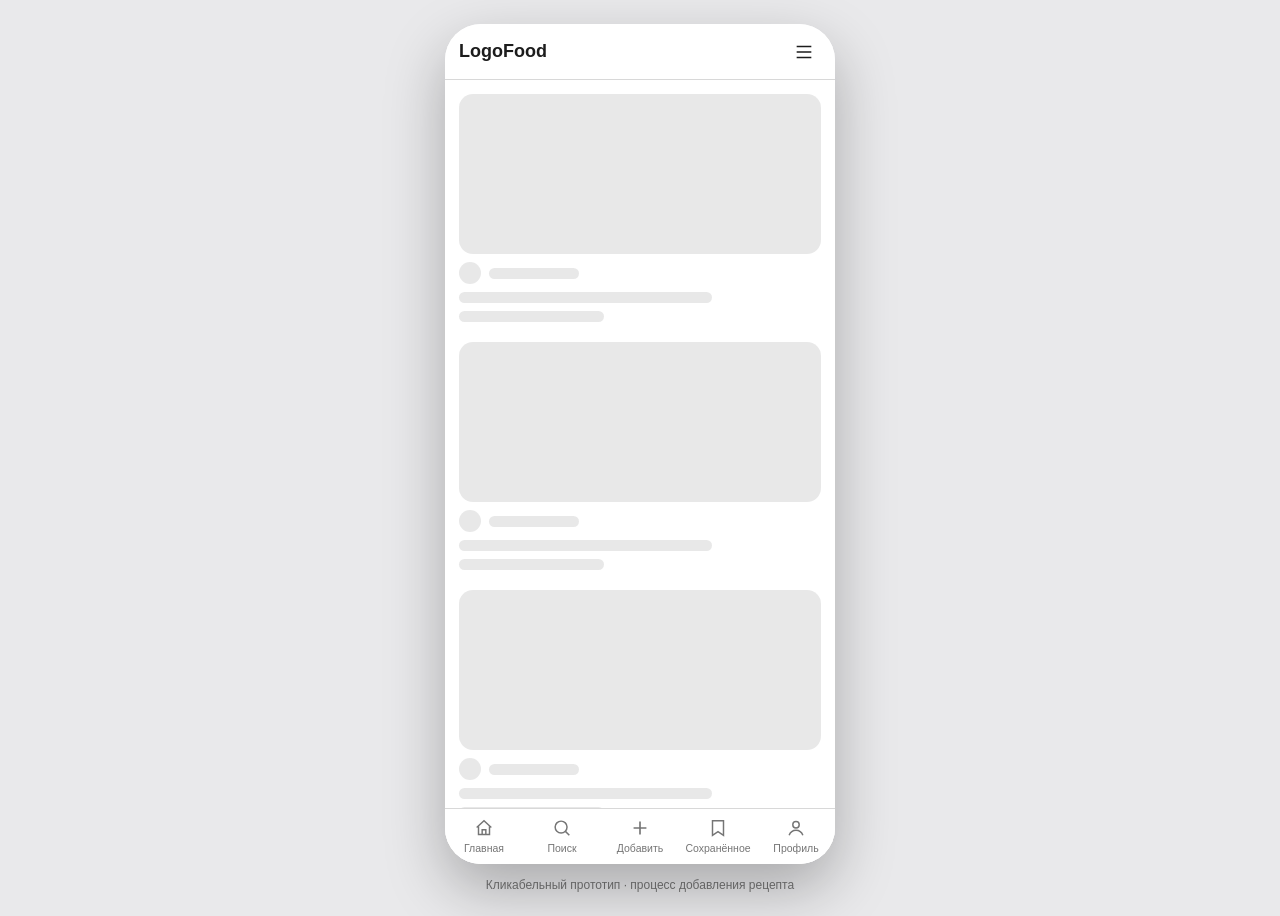
<file: recipe-prototype.html>
<!DOCTYPE html>
<html lang="ru">
<head>
<meta charset="UTF-8">
<meta name="viewport" content="width=device-width, initial-scale=1.0, maximum-scale=1.0">
<title>LogoFood — прототип добавления рецепта</title>
<style>
  :root{
    --gray-50:#fafafa;
    --gray-100:#f2f2f2;
    --gray-200:#e8e8e8;
    --gray-300:#dcdcdc;
    --gray-400:#c2c2c2;
    --gray-500:#9e9e9e;
    --gray-600:#757575;
    --gray-700:#525252;
    --gray-800:#333333;
    --text:#1c1c1c;
    --border:#d8d8d8;
    --field-h:40px;
  }
  *{box-sizing:border-box;}
  /* Гарантируем, что атрибут hidden всегда скрывает элемент, даже если
     класс задаёт своё display (flex и т.п.) — иначе toggle через .hidden не работает */
  [hidden]{display:none !important;}
  html,body{height:100%;}
  body{
    margin:0;
    background:#e9e9eb;
    font-family:-apple-system,BlinkMacSystemFont,"Segoe UI",Roboto,Helvetica,Arial,sans-serif;
    color:var(--text);
    -webkit-font-smoothing:antialiased;
  }
  button, input, textarea, select{font-family:inherit;}
  button:focus-visible, input:focus-visible, textarea:focus-visible, select:focus-visible, a:focus-visible{
    outline:2px solid var(--gray-800); outline-offset:2px;
  }

  .stage{
    min-height:100vh; display:flex; flex-direction:column; align-items:center; justify-content:center;
    gap:14px; padding:24px;
  }
  .stage-caption{font-size:12px;color:var(--gray-600);text-align:center;}

  .device{
    position:relative; width:390px; height:844px; max-height:calc(100vh - 60px);
    background:#fff; border-radius:36px; box-shadow:0 24px 60px rgba(0,0,0,.28); overflow:hidden;
  }

  .screen{position:absolute; inset:0; display:flex; flex-direction:column; background:#fff;}
  #screen-main{z-index:1;}

  .modal-screen{
    z-index:10; opacity:0; visibility:hidden; transform:translateY(18px);
    transition:opacity .25s ease, transform .25s ease, visibility 0s linear .25s; pointer-events:none;
  }
  .modal-screen.active{
    opacity:1; visibility:visible; transform:translateY(0);
    transition:opacity .25s ease, transform .25s ease; pointer-events:auto;
  }

  /* Top bar */
  .topbar{
    height:56px; flex:0 0 auto; display:flex; align-items:center; justify-content:space-between;
    padding:0 14px; border-bottom:1px solid var(--border);
  }
  .logo{font-weight:700;font-size:18px;}
  .icon-btn{
    width:34px;height:34px; display:flex;align-items:center;justify-content:center;
    background:none;border:none;border-radius:50%; color:var(--text);cursor:pointer;padding:0;flex:0 0 auto;
  }
  .icon-btn:hover{background:var(--gray-100);}
  .icon-btn svg{width:22px;height:22px;}

  .main-content{flex:1;background:#fff;overflow-y:auto;}

  /* Skeleton feed */
  .feed-skeleton{padding:14px;display:flex;flex-direction:column;gap:20px;}
  .skeleton-card{display:flex;flex-direction:column;gap:8px;}
  .skeleton-block{
    border-radius:8px;
    background:linear-gradient(90deg, var(--gray-200) 25%, var(--gray-100) 37%, var(--gray-200) 63%);
    background-size:400% 100%; animation:shimmer 1.6s ease-in-out infinite;
  }
  .skeleton-img{height:160px;border-radius:14px;}
  .skeleton-row{display:flex;align-items:center;gap:8px;}
  .skeleton-avatar{width:22px;height:22px;border-radius:50%;flex:0 0 auto;}
  .skeleton-line{height:11px;}
  .skeleton-line.w-70{width:70%;}
  .skeleton-line.w-40{width:40%;}
  .skeleton-line.w-30{width:30%;}
  @keyframes shimmer{0%{background-position:100% 0;}100%{background-position:-100% 0;}}
  @media (prefers-reduced-motion: reduce){ .skeleton-block{animation:none;} }

  /* Bottom nav */
  .bottom-nav{flex:0 0 auto; display:flex; border-top:1px solid var(--border); background:#fff;}
  .nav-item{
    flex:1; display:flex;flex-direction:column;align-items:center;justify-content:center;
    gap:3px;padding:8px 0 10px; background:none;border:none;color:var(--gray-600); font-size:10.5px;cursor:pointer;
  }
  .nav-item:hover{color:var(--text);}
  .nav-item svg{width:22px;height:22px;}

  /* Bottom sheet (action menu) */
  #sheet-overlay{
    position:absolute;inset:0;z-index:30; background:rgba(0,0,0,.4);
    display:flex;align-items:flex-end; opacity:0;visibility:hidden;
    transition:opacity .25s ease, visibility 0s linear .25s; pointer-events:none;
  }
  #sheet-overlay.active{opacity:1;visibility:visible;transition:opacity .25s ease;pointer-events:auto;}
  .sheet{width:100%;background:#fff;border-radius:18px 18px 0 0;padding:10px 14px 26px;transform:translateY(100%);transition:transform .3s ease;}
  #sheet-overlay.active .sheet{transform:translateY(0);}
  .sheet-handle{width:36px;height:4px;border-radius:2px;background:var(--gray-300);margin:2px auto 12px;}
  .sheet-item{display:flex;align-items:center;gap:12px;padding:13px 8px;border-radius:10px;font-size:15px;cursor:pointer;}
  .sheet-item:hover{background:var(--gray-100);}
  .sheet-item svg{width:20px;height:20px;color:var(--gray-700);}

  /* Modal header / progress / footer */
  .modal-header{
    flex:0 0 auto;height:52px;display:flex;align-items:center;justify-content:space-between;
    padding:0 6px;border-bottom:1px solid var(--border);
  }
  .modal-header h2{margin:0;font-size:16px;font-weight:600;}
  .progress-wrap{flex:0 0 auto;padding:10px 16px 2px;display:flex;flex-direction:column;gap:6px;}
  .progress-track{display:flex;gap:4px;}
  .progress-segment{flex:1;height:4px;border-radius:2px;background:var(--gray-200);}
  .progress-segment.filled{background:var(--gray-700);}
  .progress-label{font-size:11px;color:var(--gray-500);}
  .modal-content{flex:1;overflow-y:auto;padding:16px;display:flex;flex-direction:column;gap:20px;}
  .modal-footer{flex:0 0 auto;padding:12px 16px 18px;border-top:1px solid var(--border);}
  .step-heading{margin:0;font-size:16.5px;font-weight:700;}
  .field-hint{margin:-10px 0 0;font-size:12px;color:var(--gray-500);line-height:1.5;}

  /* Переключатель способа описания (текст / пошагово) */
  .segmented{display:flex;background:var(--gray-100);border-radius:10px;padding:3px;gap:3px;}
  .segmented-btn{flex:1;padding:9px 10px;border:none;border-radius:8px;background:transparent;font-size:13px;font-weight:600;color:var(--gray-600);cursor:pointer;}
  .segmented-btn.active{background:#fff;color:var(--text);box-shadow:0 1px 3px rgba(0,0,0,.12);}

  /* Form elements */
  .field{display:flex;flex-direction:column;gap:6px;}
  .field label{font-size:13px;font-weight:600;color:var(--gray-800);}
  input[type=text], input[type=number], select{
    height:var(--field-h);padding:0 12px;border:1px solid var(--border);border-radius:8px;background:#fff;color:var(--text);width:100%;font-size:14px;
  }
  textarea{
    padding:10px 12px;border:1px solid var(--border);border-radius:8px;background:#fff;color:var(--text);width:100%;font-size:14px;
    resize:vertical;min-height:72px;
  }
  input::placeholder, textarea::placeholder{color:var(--gray-500);}

  .select-wrap{position:relative;}
  .select-wrap select{appearance:none;-webkit-appearance:none;padding-right:32px;cursor:pointer;}
  .select-wrap .chevron{position:absolute;right:10px;top:50%;transform:translateY(-50%);width:16px;height:16px;color:var(--gray-600);pointer-events:none;}

  .suffix-row{display:flex;align-items:center;gap:8px;}
  .suffix-row input{flex:1;}
  .suffix{font-size:13px;color:var(--gray-600);white-space:nowrap;}

  .stepper{display:flex;align-items:center;gap:10px;}
  .stepper button{width:var(--field-h);height:var(--field-h);border-radius:8px;border:1px solid var(--border);background:var(--gray-50);font-size:16px;line-height:1;cursor:pointer;color:var(--text);flex:0 0 auto;}
  .stepper button:hover{background:var(--gray-200);}
  .stepper input{width:48px;height:var(--field-h);text-align:center;padding:0 4px;}

  /* Chip group (время) + свой вариант */
  .chip-group{display:flex;flex-wrap:wrap;gap:8px;}
  .chip-btn{padding:8px 14px;border-radius:20px;border:1px solid var(--border);background:#fff;font-size:13px;color:var(--text);cursor:pointer;}
  .chip-btn.selected{background:var(--gray-800);border-color:var(--gray-800);color:#fff;}
  .custom-time-row{display:flex;gap:8px;margin-top:8px;}
  .custom-time-row input{flex:1;}
  .custom-time-unit{width:92px;}

  /* Multi-select chip fields (типы блюд / кухни / особенности / повод) */
  .chip-field{display:flex;flex-wrap:wrap;gap:8px;align-items:center;}
  .tag-chip{display:inline-flex;align-items:center;gap:6px;padding:6px 8px 6px 12px;background:var(--gray-200);border-radius:16px;font-size:13px;white-space:nowrap;}
  .tag-remove{width:16px;height:16px;border:none;background:none;padding:0;cursor:pointer;display:flex;align-items:center;justify-content:center;color:var(--gray-600);}
  .tag-remove svg{width:11px;height:11px;}
  .chip-more-btn{padding:8px 14px;border-radius:20px;border:1.5px dashed var(--gray-400);background:#fff;font-size:13px;color:var(--gray-600);cursor:pointer;}
  .chip-more-btn:hover{background:var(--gray-50);color:var(--text);}

  .btn-primary{width:100%;padding:14px;border:none;border-radius:10px;background:var(--gray-700);color:#fff;font-size:15px;font-weight:600;cursor:pointer;}
  .btn-primary:hover{background:var(--gray-800);}
  .btn-secondary{width:100%;padding:12px;border:1px solid var(--border);border-radius:10px;background:var(--gray-50);color:var(--text);font-size:13.5px;cursor:pointer;text-align:center;}
  .btn-secondary:hover{background:var(--gray-200);}
  .btn-sub{display:block;font-size:11px;font-weight:400;color:var(--gray-500);margin-top:2px;}
  .btn-text{background:none;border:none;color:var(--text);font-weight:600;font-size:14px;cursor:pointer;padding:6px 4px;flex:0 0 auto;}
  .btn-text-cancel{background:none;border:none;color:var(--gray-600);font-size:14px;padding:8px;cursor:pointer;}

  /* Обложка рецепта — dropzone */
  .cover-dropzone{
    border:2px dashed var(--border);border-radius:12px;padding:22px 16px;
    display:flex;flex-direction:column;align-items:center;gap:6px;cursor:pointer;text-align:center;
    color:var(--gray-600);transition:border-color .15s, background .15s;background:#fff;
  }
  .cover-dropzone.dragover{border-color:var(--gray-700);background:var(--gray-50);}
  .cover-dropzone svg{width:26px;height:26px;color:var(--gray-500);}
  .cover-dropzone .dz-title{font-size:13.5px;font-weight:600;color:var(--gray-800);}
  .cover-dropzone .dz-sub{font-size:11px;color:var(--gray-500);}
  .cover-preview-wrap{position:relative;}
  .cover-preview{height:150px;border-radius:12px;background:var(--gray-200) center/cover no-repeat;}
  .cover-preview-actions{position:absolute;top:8px;right:8px;display:flex;gap:8px;}
  .cover-action-btn{width:32px;height:32px;border-radius:50%;background:rgba(255,255,255,.92);border:none;display:flex;align-items:center;justify-content:center;cursor:pointer;color:var(--gray-800);}
  .cover-action-btn svg{width:16px;height:16px;}

  /* Пошаговые фото */
  .photo-dropzone{
    width:100%;border:1.5px dashed var(--border);border-radius:10px;padding:14px;
    display:flex;flex-direction:column;align-items:center;gap:4px;cursor:pointer;color:var(--gray-600);background:var(--gray-50);
  }
  .photo-dropzone svg{width:20px;height:20px;color:var(--gray-500);}
  .photo-dropzone span{font-size:12.5px;font-weight:600;color:var(--gray-700);}
  .photo-box{position:relative;height:100px;border-radius:10px;background:var(--gray-200) center/cover no-repeat;}
  .photo-box-actions{position:absolute;top:6px;right:6px;display:flex;gap:6px;}
  .photo-action-btn{width:26px;height:26px;border-radius:50%;background:rgba(255,255,255,.92);border:none;display:flex;align-items:center;justify-content:center;cursor:pointer;color:var(--gray-800);}
  .photo-action-btn svg{width:14px;height:14px;}

  /* Шаги приготовления */
  .step-block{border:1px solid var(--border);border-radius:12px;padding:12px;display:flex;flex-direction:column;gap:10px;touch-action:pan-y;}
  .step-block.dragging{opacity:.85;box-shadow:0 8px 20px rgba(0,0,0,.18);background:#fff;}
  .step-block-header{display:flex;align-items:center;gap:8px;font-size:13px;font-weight:600;color:var(--gray-800);}
  .step-block-header .step-title{flex:1;}
  .drag-handle{color:var(--gray-400);display:flex;flex:0 0 auto;cursor:grab;touch-action:none;}
  .drag-handle svg{width:18px;height:18px;}
  .drag-handle:active{cursor:grabbing;}

  /* Ингредиенты */
  .ingredient-row{display:flex;align-items:center;gap:10px;padding:10px;border:1px solid var(--border);border-radius:10px;background:#fff;touch-action:pan-y;}
  .ingredient-row.dragging{opacity:.85;box-shadow:0 8px 20px rgba(0,0,0,.18);}
  .ingredient-row .ingredient-name{flex:1;font-size:14px;}
  .ingredient-row .ingredient-qty{font-size:13px;color:var(--gray-600);white-space:nowrap;}

  /* Селектор (полноэкранный поиск для больших списков) */
  .selector-overlay{
    position:absolute;inset:0;z-index:40;background:#fff;display:flex;flex-direction:column;
    opacity:0;visibility:hidden;transform:translateY(12px);pointer-events:none;
    transition:opacity .2s ease, transform .2s ease, visibility 0s linear .2s;
  }
  .selector-overlay.active{opacity:1;visibility:visible;transform:translateY(0);pointer-events:auto;transition:opacity .2s ease, transform .2s ease;}
  .selector-search-wrap{padding:10px 16px;position:relative;flex:0 0 auto;}
  .selector-search-wrap .search-icon{position:absolute;left:26px;top:50%;transform:translateY(-50%);width:16px;height:16px;color:var(--gray-500);}
  .selector-search-wrap input{padding-left:34px;}
  .selector-selected-row{display:flex;flex-wrap:wrap;gap:6px;padding:0 16px 10px;flex:0 0 auto;}
  .selector-list{flex:1;overflow-y:auto;padding-bottom:16px;}
  .selector-group-title{padding:12px 16px 4px;font-size:11.5px;font-weight:700;text-transform:uppercase;letter-spacing:.03em;color:var(--gray-500);}
  .selector-row{width:100%;display:flex;align-items:center;justify-content:space-between;padding:12px 16px;border:none;background:none;text-align:left;font-size:14.5px;color:var(--text);cursor:pointer;}
  .selector-row:hover{background:var(--gray-50);}
  .selector-row.selected{font-weight:600;}
  .selector-row .row-check{width:18px;height:18px;color:var(--gray-800);visibility:hidden;flex:0 0 auto;}
  .selector-row.selected .row-check{visibility:visible;}
  .selector-empty{padding:28px 16px;text-align:center;color:var(--gray-500);font-size:13px;}

  /* Диалог подтверждения выхода */
  .dialog-overlay{
    position:absolute;inset:0;z-index:50;background:rgba(0,0,0,.45);display:flex;align-items:center;justify-content:center;
    padding:24px;opacity:0;visibility:hidden;transition:opacity .2s ease, visibility 0s linear .2s;pointer-events:none;
  }
  .dialog-overlay.active{opacity:1;visibility:visible;transition:opacity .2s ease;pointer-events:auto;}
  .dialog-card{background:#fff;border-radius:16px;padding:20px;width:100%;max-width:300px;display:flex;flex-direction:column;gap:10px;box-shadow:0 12px 40px rgba(0,0,0,.25);}
  .dialog-card h3{margin:0;font-size:16px;}
  .dialog-card p{margin:0;font-size:13px;color:var(--gray-600);line-height:1.5;}
  .dialog-actions{display:flex;flex-direction:column;gap:8px;margin-top:6px;}

  /* Toast */
  .toast{
    position:absolute;left:50%;bottom:24px;transform:translateX(-50%) translateY(20px);
    background:var(--gray-800);color:#fff;padding:10px 16px;border-radius:8px;font-size:13px;
    opacity:0;pointer-events:none;transition:opacity .25s ease, transform .25s ease;z-index:60;white-space:nowrap;
  }
  .toast.show{opacity:1;transform:translateX(-50%) translateY(0);}

  /* Success screen */
  .success-content{flex:1;display:flex;flex-direction:column;align-items:center;justify-content:center;text-align:center;padding:28px 26px;gap:14px;}
  .success-photo{width:150px;height:150px;border-radius:50%;background:var(--gray-200);}
  .success-title{font-size:18px;font-weight:700;margin:4px 0 0;}
  .success-text{font-size:13px;color:var(--gray-600);line-height:1.55;margin:0;}
  .success-text a{color:var(--text);}
  .success-actions{width:100%;display:flex;flex-direction:column;gap:10px;margin-top:14px;}

  @media (max-width:480px){
    .stage{padding:0;gap:0;}
    .stage-caption{display:none;}
    .device{width:100vw;height:100vh;max-height:none;border-radius:0;box-shadow:none;}
  }
</style>
</head>
<body>

<div class="stage">
  <div class="device" id="device">

    <!-- ===================== ГЛАВНАЯ СТРАНИЦА ===================== -->
    <div class="screen" id="screen-main">
      <div class="topbar">
        <div class="logo">LogoFood</div>
        <button class="icon-btn" type="button" aria-label="Меню">
          <svg viewBox="0 0 24 24" fill="none" stroke="currentColor" stroke-width="1.8"><path d="M4 6h16M4 12h16M4 18h16"/></svg>
        </button>
      </div>
      <div class="main-content">
        <div class="feed-skeleton">
          <div class="skeleton-card">
            <div class="skeleton-block skeleton-img"></div>
            <div class="skeleton-row">
              <div class="skeleton-block skeleton-avatar"></div>
              <div class="skeleton-block skeleton-line w-30" style="flex:0 0 auto;width:90px;"></div>
            </div>
            <div class="skeleton-block skeleton-line w-70"></div>
            <div class="skeleton-block skeleton-line w-40"></div>
          </div>
          <div class="skeleton-card">
            <div class="skeleton-block skeleton-img"></div>
            <div class="skeleton-row">
              <div class="skeleton-block skeleton-avatar"></div>
              <div class="skeleton-block skeleton-line w-30" style="flex:0 0 auto;width:90px;"></div>
            </div>
            <div class="skeleton-block skeleton-line w-70"></div>
            <div class="skeleton-block skeleton-line w-40"></div>
          </div>
          <div class="skeleton-card">
            <div class="skeleton-block skeleton-img"></div>
            <div class="skeleton-row">
              <div class="skeleton-block skeleton-avatar"></div>
              <div class="skeleton-block skeleton-line w-30" style="flex:0 0 auto;width:90px;"></div>
            </div>
            <div class="skeleton-block skeleton-line w-70"></div>
            <div class="skeleton-block skeleton-line w-40"></div>
          </div>
        </div>
      </div>
      <div class="bottom-nav">
        <button class="nav-item" type="button">
          <svg viewBox="0 0 24 24" fill="none" stroke="currentColor" stroke-width="1.6"><path d="M4 11.5 12 4l8 7.5"/><path d="M6 10v9h12v-9"/><path d="M10 19v-5h4v5"/></svg>
          Главная
        </button>
        <button class="nav-item" type="button">
          <svg viewBox="0 0 24 24" fill="none" stroke="currentColor" stroke-width="1.6"><circle cx="11" cy="11" r="6.5"/><path d="M20 20l-4.3-4.3"/></svg>
          Поиск
        </button>
        <button class="nav-item" type="button" id="nav-add-btn">
          <svg viewBox="0 0 24 24" fill="none" stroke="currentColor" stroke-width="1.8"><path d="M12 5v14M5 12h14"/></svg>
          Добавить
        </button>
        <button class="nav-item" type="button">
          <svg viewBox="0 0 24 24" fill="none" stroke="currentColor" stroke-width="1.6"><path d="M6 4h12v16l-6-4-6 4V4Z"/></svg>
          Сохранённое
        </button>
        <button class="nav-item" type="button">
          <svg viewBox="0 0 24 24" fill="none" stroke="currentColor" stroke-width="1.6"><circle cx="12" cy="8.5" r="3.5"/><path d="M4.5 20c1.4-3.7 4.4-5.5 7.5-5.5s6.1 1.8 7.5 5.5"/></svg>
          Профиль
        </button>
      </div>

      <!-- Шторка с выбором действия -->
      <div id="sheet-overlay">
        <div class="sheet">
          <div class="sheet-handle"></div>
          <div class="sheet-item" id="sheet-add-recipe">
            <svg viewBox="0 0 24 24" fill="none" stroke="currentColor" stroke-width="1.4"><path d="M12 3l2.6 5.6 6.1.6-4.6 4.1 1.3 6-5.4-3.1-5.4 3.1 1.3-6-4.6-4.1 6.1-.6L12 3Z"/></svg>
            Добавить рецепт
          </div>
          <div class="sheet-item" id="sheet-write-article">
            <svg viewBox="0 0 24 24" fill="none" stroke="currentColor" stroke-width="1.4"><path d="M12 3l2.6 5.6 6.1.6-4.6 4.1 1.3 6-5.4-3.1-5.4 3.1 1.3-6-4.6-4.1 6.1-.6L12 3Z"/></svg>
            Написать статью
          </div>
        </div>
      </div>
    </div>

    <!-- ===================== ШАГ 1 ===================== -->
    <div class="screen modal-screen" id="screen-step1">
      <div class="modal-header">
        <button class="icon-btn" data-action="back" aria-label="Назад">
          <svg viewBox="0 0 24 24" fill="none" stroke="currentColor" stroke-width="1.8"><path d="M15 18l-6-6 6-6"/></svg>
        </button>
        <h2>Добавление рецепта</h2>
        <button class="icon-btn" data-action="close" aria-label="Закрыть">
          <svg viewBox="0 0 24 24" fill="none" stroke="currentColor" stroke-width="1.8"><path d="M6 6l12 12M18 6L6 18"/></svg>
        </button>
      </div>
      <div class="progress-wrap">
        <div class="progress-track">
          <div class="progress-segment filled"></div>
          <div class="progress-segment"></div>
          <div class="progress-segment"></div>
          <div class="progress-segment"></div>
        </div>
        <div class="progress-label">Шаг 1 из 4</div>
      </div>
      <div class="modal-content">

        <h3 class="step-heading">Основная информация о блюде</h3>

        <div class="field">
          <div class="cover-dropzone" id="cover-dropzone">
            <svg viewBox="0 0 24 24" fill="none" stroke="currentColor" stroke-width="1.6"><path d="M4 8h3l2-2h6l2 2h3v11H4V8Z"/><circle cx="12" cy="13.5" r="3.2"/></svg>
            <div class="dz-title">Загрузить обложку рецепта</div>
            <div class="dz-sub">Перетащите фото сюда или нажмите для выбора · необязательно</div>
          </div>
          <div class="cover-preview-wrap" id="cover-preview-wrap" hidden>
            <div class="cover-preview" id="cover-preview"></div>
            <div class="cover-preview-actions">
              <button class="cover-action-btn" id="cover-change-btn" type="button" aria-label="Заменить фото">
                <svg viewBox="0 0 24 24" fill="none" stroke="currentColor" stroke-width="1.7"><path d="M4 20l4.3-.9L19 8.4a1.5 1.5 0 0 0 0-2.1l-1.3-1.3a1.5 1.5 0 0 0-2.1 0L5 15.7 4 20Z"/></svg>
              </button>
              <button class="cover-action-btn" id="cover-remove-btn" type="button" aria-label="Удалить фото">
                <svg viewBox="0 0 24 24" fill="none" stroke="currentColor" stroke-width="1.7"><path d="M4 7h16M9 7V5a2 2 0 0 1 2-2h2a2 2 0 0 1 2 2v2m-9 0 1 13a2 2 0 0 0 2 2h6a2 2 0 0 0 2-2l1-13"/></svg>
              </button>
            </div>
          </div>
          <input type="file" id="cover-file-input" accept="image/*" hidden>
        </div>

        <div class="field">
          <label>Название блюда*</label>
          <input type="text" placeholder="Название блюда">
        </div>

        <div class="field">
          <label>Описание блюда*</label>
          <textarea placeholder="Описание блюда"></textarea>
        </div>

        <div class="field">
          <label>Типы блюд*</label>
          <div class="chip-field" id="dish-type-chips"></div>
        </div>

        <div class="field">
          <label>Калорийность</label>
          <div class="suffix-row">
            <input type="number" placeholder="Калорийность" min="0">
            <span class="suffix">ккал</span>
          </div>
        </div>

        <div class="field">
          <label>Количество порций</label>
          <div class="stepper">
            <button type="button" class="dec" aria-label="Уменьшить">−</button>
            <input type="text" value="1" inputmode="numeric">
            <button type="button" class="inc" aria-label="Увеличить">+</button>
            <span class="suffix">порций</span>
          </div>
        </div>

        <div class="field">
          <label>Общее время на кухне</label>
          <div class="chip-group">
            <button type="button" class="chip-btn">15 мин</button>
            <button type="button" class="chip-btn selected">30 мин</button>
            <button type="button" class="chip-btn">1 час</button>
            <button type="button" class="chip-btn">1,5 часа</button>
            <button type="button" class="chip-btn">Свой вариант</button>
          </div>
          <div class="custom-time-row" hidden>
            <input type="number" min="1" placeholder="Введите время" class="custom-time-input">
            <div class="select-wrap custom-time-unit">
              <select><option>мин</option><option>ч</option></select>
              <svg class="chevron" viewBox="0 0 24 24" fill="none" stroke="currentColor" stroke-width="1.8"><path d="M6 9l6 6 6-6"/></svg>
            </div>
          </div>
        </div>

        <div class="field">
          <label>Активное время на кухне</label>
          <div class="chip-group">
            <button type="button" class="chip-btn selected">15 мин</button>
            <button type="button" class="chip-btn">30 мин</button>
            <button type="button" class="chip-btn">1 час</button>
            <button type="button" class="chip-btn">1,5 часа</button>
            <button type="button" class="chip-btn">Свой вариант</button>
          </div>
          <div class="custom-time-row" hidden>
            <input type="number" min="1" placeholder="Введите время" class="custom-time-input">
            <div class="select-wrap custom-time-unit">
              <select><option>мин</option><option>ч</option></select>
              <svg class="chevron" viewBox="0 0 24 24" fill="none" stroke="currentColor" stroke-width="1.8"><path d="M6 9l6 6 6-6"/></svg>
            </div>
          </div>
        </div>

      </div>
      <div class="modal-footer">
        <button class="btn-primary" type="button" data-action="next" data-target="screen-step2">Дальше</button>
      </div>
    </div>

    <!-- ===================== ШАГ 2 ===================== -->
    <div class="screen modal-screen" id="screen-step2">
      <div class="modal-header">
        <button class="icon-btn" data-action="back" data-target="screen-step1" aria-label="Назад">
          <svg viewBox="0 0 24 24" fill="none" stroke="currentColor" stroke-width="1.8"><path d="M15 18l-6-6 6-6"/></svg>
        </button>
        <h2>Добавление рецепта</h2>
        <button class="icon-btn" data-action="close" aria-label="Закрыть">
          <svg viewBox="0 0 24 24" fill="none" stroke="currentColor" stroke-width="1.8"><path d="M6 6l12 12M18 6L6 18"/></svg>
        </button>
      </div>
      <div class="progress-wrap">
        <div class="progress-track">
          <div class="progress-segment filled"></div>
          <div class="progress-segment filled"></div>
          <div class="progress-segment"></div>
          <div class="progress-segment"></div>
        </div>
        <div class="progress-label">Шаг 2 из 4</div>
      </div>
      <div class="modal-content">

        <h3 class="step-heading">Процесс приготовления</h3>
        <p class="field-hint">Опишите процесс одним из способов — нужен хотя бы один: пошагово с фото по каждому этапу или одним текстом без фото.</p>

        <div class="segmented" id="description-mode-toggle">
          <button type="button" class="segmented-btn active" data-mode="steps">Пошагово с фото</button>
          <button type="button" class="segmented-btn" data-mode="text">Простой текст</button>
        </div>

        <div class="field" id="mode-steps">
          <label>Шаги приготовления</label>
          <div id="steps-container" style="display:flex;flex-direction:column;gap:12px;">

            <div class="step-block">
              <div class="step-block-header">
                <span class="drag-handle" aria-label="Перетащить шаг">
                  <svg viewBox="0 0 24 24" fill="none" stroke="currentColor" stroke-width="1.6"><path d="M4 7h16M4 12h16M4 17h16"/></svg>
                </span>
                <span class="step-title">Шаг 1</span>
                <button class="icon-btn step-remove" type="button" aria-label="Удалить шаг">
                  <svg viewBox="0 0 24 24" fill="none" stroke="currentColor" stroke-width="1.8"><path d="M6 6l12 12M18 6L6 18"/></svg>
                </button>
              </div>
              <textarea placeholder="Описание шага"></textarea>
              <div class="photo-box has-image">
                <div class="photo-box-actions">
                  <button type="button" class="photo-action-btn photo-action-change" aria-label="Заменить фото">
                    <svg viewBox="0 0 24 24" fill="none" stroke="currentColor" stroke-width="1.7"><path d="M4 20l4.3-.9L19 8.4a1.5 1.5 0 0 0 0-2.1l-1.3-1.3a1.5 1.5 0 0 0-2.1 0L5 15.7 4 20Z"/></svg>
                  </button>
                  <button type="button" class="photo-action-btn photo-action-remove" aria-label="Удалить фото">
                    <svg viewBox="0 0 24 24" fill="none" stroke="currentColor" stroke-width="1.7"><path d="M4 7h16M9 7V5a2 2 0 0 1 2-2h2a2 2 0 0 1 2 2v2m-9 0 1 13a2 2 0 0 0 2 2h6a2 2 0 0 0 2-2l1-13"/></svg>
                  </button>
                </div>
              </div>
            </div>

            <div class="step-block">
              <div class="step-block-header">
                <span class="drag-handle" aria-label="Перетащить шаг">
                  <svg viewBox="0 0 24 24" fill="none" stroke="currentColor" stroke-width="1.6"><path d="M4 7h16M4 12h16M4 17h16"/></svg>
                </span>
                <span class="step-title">Шаг 2</span>
                <button class="icon-btn step-remove" type="button" aria-label="Удалить шаг">
                  <svg viewBox="0 0 24 24" fill="none" stroke="currentColor" stroke-width="1.8"><path d="M6 6l12 12M18 6L6 18"/></svg>
                </button>
              </div>
              <textarea placeholder="Описание шага"></textarea>
              <button class="photo-dropzone" type="button">
                <svg viewBox="0 0 24 24" fill="none" stroke="currentColor" stroke-width="1.6"><path d="M4 8h3l2-2h6l2 2h3v11H4V8Z"/><circle cx="12" cy="13.5" r="3.2"/></svg>
                <span>Добавить фото</span>
              </button>
            </div>

            <button class="btn-secondary" type="button" id="add-step-btn">+ Добавить шаг</button>
          </div>
        </div>

        <div class="field" id="mode-text" hidden>
          <label>Текстовое описание</label>
          <textarea placeholder="Опишите процесс приготовления от начала до конца"></textarea>
        </div>

      </div>
      <div class="modal-footer">
        <button class="btn-primary" type="button" data-action="next" data-target="screen-step3">Дальше</button>
      </div>
    </div>

    <!-- ===================== ШАГ 3 ===================== -->
    <div class="screen modal-screen" id="screen-step3">
      <div class="modal-header">
        <button class="icon-btn" data-action="back" data-target="screen-step2" aria-label="Назад">
          <svg viewBox="0 0 24 24" fill="none" stroke="currentColor" stroke-width="1.8"><path d="M15 18l-6-6 6-6"/></svg>
        </button>
        <h2>Добавление рецепта</h2>
        <button class="icon-btn" data-action="close" aria-label="Закрыть">
          <svg viewBox="0 0 24 24" fill="none" stroke="currentColor" stroke-width="1.8"><path d="M6 6l12 12M18 6L6 18"/></svg>
        </button>
      </div>
      <div class="progress-wrap">
        <div class="progress-track">
          <div class="progress-segment filled"></div>
          <div class="progress-segment filled"></div>
          <div class="progress-segment filled"></div>
          <div class="progress-segment"></div>
        </div>
        <div class="progress-label">Шаг 3 из 4</div>
      </div>
      <div class="modal-content">

        <h3 class="step-heading">Состав и ингредиенты</h3>

        <div id="ingredient-list" style="display:flex;flex-direction:column;gap:10px;">
          <div class="ingredient-row">
            <span class="drag-handle" aria-label="Перетащить"><svg viewBox="0 0 24 24" fill="none" stroke="currentColor" stroke-width="1.6"><path d="M4 7h16M4 12h16M4 17h16"/></svg></span>
            <span class="ingredient-name">Ингредиент</span>
            <span class="ingredient-qty">4 шт.</span>
            <button class="icon-btn ingredient-remove" type="button" aria-label="Удалить"><svg viewBox="0 0 24 24" fill="none" stroke="currentColor" stroke-width="1.8"><path d="M6 6l12 12M18 6L6 18"/></svg></button>
          </div>
          <div class="ingredient-row">
            <span class="drag-handle" aria-label="Перетащить"><svg viewBox="0 0 24 24" fill="none" stroke="currentColor" stroke-width="1.6"><path d="M4 7h16M4 12h16M4 17h16"/></svg></span>
            <span class="ingredient-name">Ингредиент</span>
            <span class="ingredient-qty">4 шт.</span>
            <button class="icon-btn ingredient-remove" type="button" aria-label="Удалить"><svg viewBox="0 0 24 24" fill="none" stroke="currentColor" stroke-width="1.8"><path d="M6 6l12 12M18 6L6 18"/></svg></button>
          </div>
          <div class="ingredient-row">
            <span class="drag-handle" aria-label="Перетащить"><svg viewBox="0 0 24 24" fill="none" stroke="currentColor" stroke-width="1.6"><path d="M4 7h16M4 12h16M4 17h16"/></svg></span>
            <span class="ingredient-name">Ингредиент</span>
            <span class="ingredient-qty">4 шт.</span>
            <button class="icon-btn ingredient-remove" type="button" aria-label="Удалить"><svg viewBox="0 0 24 24" fill="none" stroke="currentColor" stroke-width="1.8"><path d="M6 6l12 12M18 6L6 18"/></svg></button>
          </div>
          <div class="ingredient-row">
            <span class="drag-handle" aria-label="Перетащить"><svg viewBox="0 0 24 24" fill="none" stroke="currentColor" stroke-width="1.6"><path d="M4 7h16M4 12h16M4 17h16"/></svg></span>
            <span class="ingredient-name">Ингредиент</span>
            <span class="ingredient-qty">4 шт.</span>
            <button class="icon-btn ingredient-remove" type="button" aria-label="Удалить"><svg viewBox="0 0 24 24" fill="none" stroke="currentColor" stroke-width="1.8"><path d="M6 6l12 12M18 6L6 18"/></svg></button>
          </div>
        </div>

        <div class="field">
          <label>Название ингредиента*</label>
          <input type="text" id="ingredient-name" placeholder="Название ингредиента">
        </div>

        <div style="display:flex;gap:12px;">
          <div class="field" style="flex:1;">
            <label>Количество*</label>
            <div class="stepper">
              <button type="button" class="dec" aria-label="Уменьшить">−</button>
              <input type="text" id="ingredient-qty" value="1" inputmode="numeric">
              <button type="button" class="inc" aria-label="Увеличить">+</button>
            </div>
          </div>
          <div class="field" style="flex:1;">
            <label>Единица измерения*</label>
            <div class="select-wrap">
              <select id="ingredient-unit">
                <option selected>шт</option>
                <option>г</option>
                <option>кг</option>
                <option>мл</option>
                <option>л</option>
                <option>ст. л.</option>
                <option>ч. л.</option>
                <option>по вкусу</option>
              </select>
              <svg class="chevron" viewBox="0 0 24 24" fill="none" stroke="currentColor" stroke-width="1.8"><path d="M6 9l6 6 6-6"/></svg>
            </div>
          </div>
        </div>

        <button class="btn-secondary" type="button" id="add-ingredient-btn">+ Добавить ингредиент</button>

      </div>
      <div class="modal-footer">
        <button class="btn-primary" type="button" data-action="next" data-target="screen-step4">Дальше</button>
      </div>
    </div>

    <!-- ===================== ШАГ 4 ===================== -->
    <div class="screen modal-screen" id="screen-step4">
      <div class="modal-header">
        <button class="icon-btn" data-action="back" data-target="screen-step3" aria-label="Назад">
          <svg viewBox="0 0 24 24" fill="none" stroke="currentColor" stroke-width="1.8"><path d="M15 18l-6-6 6-6"/></svg>
        </button>
        <h2>Добавление рецепта</h2>
        <button class="icon-btn" data-action="close" aria-label="Закрыть">
          <svg viewBox="0 0 24 24" fill="none" stroke="currentColor" stroke-width="1.8"><path d="M6 6l12 12M18 6L6 18"/></svg>
        </button>
      </div>
      <div class="progress-wrap">
        <div class="progress-track">
          <div class="progress-segment filled"></div>
          <div class="progress-segment filled"></div>
          <div class="progress-segment filled"></div>
          <div class="progress-segment filled"></div>
        </div>
        <div class="progress-label">Шаг 4 из 4</div>
      </div>
      <div class="modal-content">

        <h3 class="step-heading">Детали и категории</h3>

        <div class="field">
          <label>Тип приготовления</label>
          <div class="select-wrap">
            <select>
              <option value="" selected>Выберите тип приготовления</option>
              <option>Варка</option>
              <option>Жарка</option>
              <option>Запекание</option>
              <option>Тушение</option>
              <option>На пару</option>
              <option>Гриль</option>
              <option>Без готовки</option>
            </select>
            <svg class="chevron" viewBox="0 0 24 24" fill="none" stroke="currentColor" stroke-width="1.8"><path d="M6 9l6 6 6-6"/></svg>
          </div>
        </div>

        <div class="field">
          <label>Национальные кухни</label>
          <div class="chip-field" id="cuisine-chips"></div>
        </div>

        <div class="field">
          <label>Особенности блюда</label>
          <div class="chip-field" id="features-chips"></div>
        </div>

        <div class="field">
          <label>Повод</label>
          <div class="chip-field" id="occasion-chips"></div>
        </div>

      </div>
      <div class="modal-footer">
        <button class="btn-primary" type="button" id="save-recipe-btn">Сохранить рецепт</button>
      </div>
    </div>

    <!-- ===================== РЕЦЕПТ СОХРАНЕН ===================== -->
    <div class="screen modal-screen" id="screen-success">
      <div class="topbar">
        <div class="logo">LogoFood</div>
        <button class="icon-btn" type="button" aria-label="Меню">
          <svg viewBox="0 0 24 24" fill="none" stroke="currentColor" stroke-width="1.8"><path d="M4 6h16M4 12h16M4 18h16"/></svg>
        </button>
      </div>
      <div class="success-content">
        <div class="success-photo"></div>
        <p class="success-title">Спасибо! Отправили рецепт на модерацию.</p>
        <p class="success-text">Рецепт сохранен в <a href="#" id="drafts-link">черновики</a> и виден только вам, пока вы не опубликуете его</p>
        <div class="success-actions">
          <button class="btn-secondary" type="button" data-action="finish">Посмотреть рецепт</button>
          <button class="btn-primary" type="button" data-action="finish">На главную</button>
        </div>
      </div>
    </div>

    <!-- ===================== ПОЛНОЭКРАННЫЙ СЕЛЕКТОР (поиск по большим спискам) ===================== -->
    <div class="selector-overlay" id="selector-overlay">
      <div class="modal-header">
        <button class="icon-btn" id="selector-back" aria-label="Назад">
          <svg viewBox="0 0 24 24" fill="none" stroke="currentColor" stroke-width="1.8"><path d="M15 18l-6-6 6-6"/></svg>
        </button>
        <h2 id="selector-title">Выбор</h2>
        <button class="btn-text" id="selector-done">Готово</button>
      </div>
      <div class="selector-search-wrap">
        <svg class="search-icon" viewBox="0 0 24 24" fill="none" stroke="currentColor" stroke-width="1.6"><circle cx="11" cy="11" r="6.5"/><path d="M20 20l-4.3-4.3"/></svg>
        <input type="text" id="selector-search" placeholder="Поиск...">
      </div>
      <div class="selector-selected-row" id="selector-selected-row"></div>
      <div class="selector-list" id="selector-list"></div>
    </div>

    <!-- ===================== ДИАЛОГ: сохранить черновик при выходе ===================== -->
    <div class="dialog-overlay" id="exit-dialog-overlay">
      <div class="dialog-card">
        <h3>Сохранить как черновик?</h3>
        <p>Вы выходите из формы добавления рецепта. Черновик можно будет продолжить позже.</p>
        <div class="dialog-actions">
          <button class="btn-primary" type="button" id="exit-save-draft">Сохранить в черновик</button>
          <button class="btn-secondary" type="button" id="exit-discard">Не сохранять</button>
          <button class="btn-text-cancel" type="button" id="exit-cancel">Отмена</button>
        </div>
      </div>
    </div>

    <div class="toast" id="toast"></div>

  </div>
  <div class="stage-caption">Кликабельный прототип · процесс добавления рецепта</div>
</div>

<script>
(function(){
  "use strict";

  function escapeHtml(str){
    var div = document.createElement('div');
    div.textContent = str;
    return div.innerHTML;
  }

  var ICON_CLOSE = '<svg viewBox="0 0 24 24" fill="none" stroke="currentColor" stroke-width="2"><path d="M6 6l12 12M18 6L6 18"/></svg>';
  var ICON_TRASH = '<svg viewBox="0 0 24 24" fill="none" stroke="currentColor" stroke-width="1.7"><path d="M4 7h16M9 7V5a2 2 0 0 1 2-2h2a2 2 0 0 1 2 2v2m-9 0 1 13a2 2 0 0 0 2 2h6a2 2 0 0 0 2-2l1-13"/></svg>';
  var ICON_PENCIL = '<svg viewBox="0 0 24 24" fill="none" stroke="currentColor" stroke-width="1.7"><path d="M4 20l4.3-.9L19 8.4a1.5 1.5 0 0 0 0-2.1l-1.3-1.3a1.5 1.5 0 0 0-2.1 0L5 15.7 4 20Z"/></svg>';
  var ICON_CAMERA = '<svg viewBox="0 0 24 24" fill="none" stroke="currentColor" stroke-width="1.6"><path d="M4 8h3l2-2h6l2 2h3v11H4V8Z"/><circle cx="12" cy="13.5" r="3.2"/></svg>';

  /* ===================== Навигация между экранами ===================== */
  function showScreen(id){
    document.querySelectorAll('.modal-screen').forEach(function(s){ s.classList.remove('active'); });
    if(id && id !== 'screen-main'){
      var target = document.getElementById(id);
      if(target) target.classList.add('active');
    }
  }

  document.querySelectorAll('[data-action="back"], [data-action="close"]').forEach(function(btn){
    btn.addEventListener('click', function(){
      var target = btn.dataset.target || 'screen-main';
      if(target === 'screen-main'){
        openExitDialog();
      } else {
        showScreen(target);
      }
    });
  });
  document.querySelectorAll('[data-action="next"]').forEach(function(btn){
    btn.addEventListener('click', function(){ showScreen(btn.dataset.target); });
  });
  document.querySelectorAll('[data-action="finish"]').forEach(function(btn){
    btn.addEventListener('click', function(){ showScreen('screen-main'); });
  });

  /* ===================== Диалог подтверждения выхода ===================== */
  var exitDialog = document.getElementById('exit-dialog-overlay');
  function openExitDialog(){ exitDialog.classList.add('active'); }
  function closeExitDialog(){ exitDialog.classList.remove('active'); }
  document.getElementById('exit-cancel').addEventListener('click', closeExitDialog);
  document.getElementById('exit-discard').addEventListener('click', function(){
    closeExitDialog();
    showScreen('screen-main');
  });
  document.getElementById('exit-save-draft').addEventListener('click', function(){
    closeExitDialog();
    showScreen('screen-main');
    showToast('Черновик сохранён');
  });

  /* ===================== Toast ===================== */
  var toastTimer;
  function showToast(msg){
    var el = document.getElementById('toast');
    el.textContent = msg;
    el.classList.add('show');
    clearTimeout(toastTimer);
    toastTimer = setTimeout(function(){ el.classList.remove('show'); }, 2500);
  }

  /* ===================== Шторка действий ===================== */
  var sheetOverlay = document.getElementById('sheet-overlay');
  document.getElementById('nav-add-btn').addEventListener('click', function(){ sheetOverlay.classList.add('active'); });
  sheetOverlay.addEventListener('click', function(e){ if(e.target === sheetOverlay) sheetOverlay.classList.remove('active'); });
  document.getElementById('sheet-add-recipe').addEventListener('click', function(){
    sheetOverlay.classList.remove('active');
    showScreen('screen-step1');
  });
  document.getElementById('sheet-write-article').addEventListener('click', function(){
    sheetOverlay.classList.remove('active');
  });

  /* ===================== Степперы ===================== */
  document.querySelectorAll('.stepper').forEach(function(stepper){
    var input = stepper.querySelector('input');
    var dec = stepper.querySelector('.dec');
    var inc = stepper.querySelector('.inc');
    dec.addEventListener('click', function(){
      var v = parseInt(input.value, 10); if(isNaN(v)) v = 1;
      input.value = Math.max(1, v - 1);
    });
    inc.addEventListener('click', function(){
      var v = parseInt(input.value, 10); if(isNaN(v)) v = 0;
      input.value = v + 1;
    });
  });

  /* ===================== Время: чипы + свой вариант ===================== */
  document.querySelectorAll('.chip-group').forEach(function(group){
    var customRow = group.parentElement.querySelector('.custom-time-row');
    group.querySelectorAll('.chip-btn').forEach(function(btn){
      btn.addEventListener('click', function(){
        group.querySelectorAll('.chip-btn').forEach(function(b){ b.classList.remove('selected'); });
        btn.classList.add('selected');
        if(customRow){
          if(btn.textContent.trim() === 'Свой вариант'){
            customRow.hidden = false;
            var inp = customRow.querySelector('input');
            if(inp) inp.focus();
          } else {
            customRow.hidden = true;
          }
        }
      });
    });
  });

  /* ===================== Способ описания: пошагово / простой текст ===================== */
  var modeButtons = document.querySelectorAll('#description-mode-toggle .segmented-btn');
  var modeSteps = document.getElementById('mode-steps');
  var modeText = document.getElementById('mode-text');
  modeButtons.forEach(function(btn){
    btn.addEventListener('click', function(){
      modeButtons.forEach(function(b){ b.classList.remove('active'); });
      btn.classList.add('active');
      var mode = btn.dataset.mode;
      modeSteps.hidden = mode !== 'steps';
      modeText.hidden = mode !== 'text';
    });
  });

  /* ===================== Загрузка фото: общий помощник ===================== */
  function pickImageFile(callback){
    var input = document.createElement('input');
    input.type = 'file';
    input.accept = 'image/*';
    input.hidden = true;
    document.body.appendChild(input);
    input.addEventListener('change', function(){
      var file = input.files[0];
      if(file) callback(URL.createObjectURL(file));
      input.remove();
    });
    input.click();
  }

  /* ---- Обложка рецепта ---- */
  var coverDropzone = document.getElementById('cover-dropzone');
  var coverPreviewWrap = document.getElementById('cover-preview-wrap');
  var coverPreview = document.getElementById('cover-preview');

  function setCoverImage(url){
    coverPreview.style.backgroundImage = 'url(' + url + ')';
    coverDropzone.hidden = true;
    coverPreviewWrap.hidden = false;
  }
  coverDropzone.addEventListener('click', function(){ pickImageFile(setCoverImage); });
  coverDropzone.addEventListener('dragover', function(e){ e.preventDefault(); coverDropzone.classList.add('dragover'); });
  coverDropzone.addEventListener('dragleave', function(){ coverDropzone.classList.remove('dragover'); });
  coverDropzone.addEventListener('drop', function(e){
    e.preventDefault();
    coverDropzone.classList.remove('dragover');
    var file = e.dataTransfer && e.dataTransfer.files && e.dataTransfer.files[0];
    if(file) setCoverImage(URL.createObjectURL(file));
  });
  document.getElementById('cover-change-btn').addEventListener('click', function(){ pickImageFile(setCoverImage); });
  document.getElementById('cover-remove-btn').addEventListener('click', function(){
    coverPreview.style.backgroundImage = '';
    coverPreviewWrap.hidden = true;
    coverDropzone.hidden = false;
  });

  /* ---- Фото в шагах приготовления ---- */
  function createPhotoDropzoneEl(){
    var btn = document.createElement('button');
    btn.type = 'button';
    btn.className = 'photo-dropzone';
    btn.innerHTML = ICON_CAMERA + '<span>Добавить фото</span>';
    return btn;
  }
  function createPhotoBoxEl(url){
    var div = document.createElement('div');
    div.className = 'photo-box has-image';
    if(url) div.style.backgroundImage = 'url(' + url + ')';
    div.innerHTML =
      '<div class="photo-box-actions">' +
        '<button type="button" class="photo-action-btn photo-action-change" aria-label="Заменить фото">' + ICON_PENCIL + '</button>' +
        '<button type="button" class="photo-action-btn photo-action-remove" aria-label="Удалить фото">' + ICON_TRASH + '</button>' +
      '</div>';
    return div;
  }

  /* ===================== Добавление / нумерация шагов ===================== */
  function renumberSteps(){
    document.querySelectorAll('#steps-container .step-block .step-title').forEach(function(el, i){
      el.textContent = 'Шаг ' + (i + 1);
    });
  }
  renumberSteps();

  document.getElementById('add-step-btn').addEventListener('click', function(){
    var block = document.createElement('div');
    block.className = 'step-block';
    block.innerHTML =
      '<div class="step-block-header">' +
        '<span class="drag-handle" aria-label="Перетащить шаг"><svg viewBox="0 0 24 24" fill="none" stroke="currentColor" stroke-width="1.6"><path d="M4 7h16M4 12h16M4 17h16"/></svg></span>' +
        '<span class="step-title">Шаг</span>' +
        '<button class="icon-btn step-remove" type="button" aria-label="Удалить шаг">' + ICON_CLOSE + '</button>' +
      '</div>' +
      '<textarea placeholder="Описание шага"></textarea>';
    var dz = createPhotoDropzoneEl();
    block.appendChild(dz);
    document.getElementById('steps-container').insertBefore(block, document.getElementById('add-step-btn'));
    renumberSteps();
  });

  /* ===================== Добавление ингредиента ===================== */
  document.getElementById('add-ingredient-btn').addEventListener('click', function(){
    var nameInput = document.getElementById('ingredient-name');
    var qtyInput = document.getElementById('ingredient-qty');
    var unitSelect = document.getElementById('ingredient-unit');
    var name = nameInput.value.trim() || 'Ингредиент';
    var qty = qtyInput.value || '1';
    var unit = unitSelect.value || 'шт';

    var row = document.createElement('div');
    row.className = 'ingredient-row';
    row.innerHTML =
      '<span class="drag-handle" aria-label="Перетащить"><svg viewBox="0 0 24 24" fill="none" stroke="currentColor" stroke-width="1.6"><path d="M4 7h16M4 12h16M4 17h16"/></svg></span>' +
      '<span class="ingredient-name">' + escapeHtml(name) + '</span>' +
      '<span class="ingredient-qty">' + escapeHtml(qty) + ' ' + escapeHtml(unit) + '</span>' +
      '<button class="icon-btn ingredient-remove" type="button" aria-label="Удалить">' + ICON_CLOSE + '</button>';
    document.getElementById('ingredient-list').appendChild(row);

    nameInput.value = '';
    qtyInput.value = '1';
  });

  /* ===================== Сохранить рецепт ===================== */
  document.getElementById('save-recipe-btn').addEventListener('click', function(){ showScreen('screen-success'); });
  document.getElementById('drafts-link').addEventListener('click', function(e){ e.preventDefault(); });

  /* ===================== Делегирование кликов ===================== */
  document.addEventListener('click', function(e){
    var tagRemove = e.target.closest('.tag-remove');
    if(tagRemove && tagRemove.closest('#selector-selected-row') === null && tagRemove.closest('.chip-field') === null){
      var chip = tagRemove.closest('.tag-chip');
      if(chip) chip.remove();
      return;
    }
    var stepRemove = e.target.closest('.step-remove');
    if(stepRemove){
      var block = stepRemove.closest('.step-block');
      if(block) block.remove();
      renumberSteps();
      return;
    }
    var ingRemove = e.target.closest('.ingredient-remove');
    if(ingRemove){
      var row = ingRemove.closest('.ingredient-row');
      if(row) row.remove();
      return;
    }
    var dz = e.target.closest('.photo-dropzone');
    if(dz){
      pickImageFile(function(url){ dz.replaceWith(createPhotoBoxEl(url)); });
      return;
    }
    var changeBtn = e.target.closest('.photo-action-change');
    if(changeBtn){
      var box = changeBtn.closest('.photo-box');
      pickImageFile(function(url){ box.style.backgroundImage = 'url(' + url + ')'; });
      return;
    }
    var removeBtn = e.target.closest('.photo-action-remove');
    if(removeBtn){
      var box2 = removeBtn.closest('.photo-box');
      box2.replaceWith(createPhotoDropzoneEl());
      return;
    }
  });

  /* ===================== Drag & drop (шаги / ингредиенты) ===================== */
  function makeSortable(container, itemSelector, handleSelector, onDrop){
    if(!container) return;
    var dragEl = null, startY = 0, scrollParent = null, prevOverflow = '';

    container.addEventListener('pointerdown', function(e){
      var handle = e.target.closest(handleSelector);
      if(!handle || !container.contains(handle)) return;
      var item = handle.closest(itemSelector);
      if(!item) return;
      e.preventDefault();
      dragEl = item;
      startY = e.clientY;
      dragEl.classList.add('dragging');
      dragEl.style.position = 'relative';
      dragEl.style.zIndex = '5';
      scrollParent = container.closest('.modal-content');
      if(scrollParent){ prevOverflow = scrollParent.style.overflowY; scrollParent.style.overflowY = 'hidden'; }
      document.addEventListener('pointermove', onMove);
      document.addEventListener('pointerup', onUp);
      document.addEventListener('pointercancel', onUp);
    });

    function onMove(e){
      if(!dragEl) return;
      var dy = e.clientY - startY;
      dragEl.style.transform = 'translateY(' + dy + 'px)';
      var siblings = Array.prototype.slice.call(container.querySelectorAll(itemSelector)).filter(function(el){ return el !== dragEl; });
      var dragRect = dragEl.getBoundingClientRect();
      var dragCenter = dragRect.top + dragRect.height / 2;
      for(var i = 0; i < siblings.length; i++){
        var sib = siblings[i];
        var sibRect = sib.getBoundingClientRect();
        var sibCenter = sibRect.top + sibRect.height / 2;
        if(dy > 0 && dragCenter > sibCenter){
          container.insertBefore(dragEl, sib.nextSibling);
          startY = e.clientY;
          dragEl.style.transform = 'translateY(0px)';
          break;
        } else if(dy < 0 && dragCenter < sibCenter){
          container.insertBefore(dragEl, sib);
          startY = e.clientY;
          dragEl.style.transform = 'translateY(0px)';
          break;
        }
      }
    }
    function onUp(){
      if(!dragEl) return;
      dragEl.style.transform = '';
      dragEl.style.position = '';
      dragEl.style.zIndex = '';
      dragEl.classList.remove('dragging');
      if(scrollParent) scrollParent.style.overflowY = prevOverflow;
      document.removeEventListener('pointermove', onMove);
      document.removeEventListener('pointerup', onUp);
      document.removeEventListener('pointercancel', onUp);
      dragEl = null;
      if(onDrop) onDrop();
    }
  }
  makeSortable(document.getElementById('steps-container'), '.step-block', '.drag-handle', renumberSteps);
  makeSortable(document.getElementById('ingredient-list'), '.ingredient-row', '.drag-handle');

  /* ===================== Большие списки: типы блюд / кухни / особенности / повод ===================== */
  var dishTypePopular = ['Завтраки','Первые блюда','Вторые блюда','Салаты','Десерты','Выпечка','Напитки','Закуски'];
  var dishTypeGroups = [
    { name:'Завтраки', items:['Омлет','Каша','Сырники','Блины','Тосты'] },
    { name:'Первые блюда', items:['Борщ','Щи','Солянка','Уха','Бульон','Крем-суп грибной'] },
    { name:'Вторые блюда', items:['Паста','Плов','Котлеты','Стейк','Жаркое','Ризотто'] },
    { name:'Салаты', items:['Оливье','Греческий салат','Цезарь','Винегрет','Капрезе'] },
    { name:'Десерты', items:['Торт','Печенье','Мороженое','Панкейки','Чизкейк'] },
    { name:'Выпечка', items:['Хлеб','Пирог','Кекс','Булочки','Круассан'] },
    { name:'Напитки', items:['Смузи','Компот','Чай','Кофе','Коктейль','Лимонад'] },
    { name:'Закуски', items:['Брускетта','Канапе','Тарталетки','Начос'] }
  ];

  var cuisinePopular = ['Русская','Итальянская','Азиатская','Кавказская','Европейская'];
  var cuisineFlat = ['Абхазская','Австралийская','Австрийская','Адыгейская','Азербайджанская','Азиатская','Албанская','Алжирская','Американская','Английская','Армянская','Африканская','Бельгийская','Болгарская','Бразильская','Британская','Венгерская','Вьетнамская','Германская','Греческая','Грузинская','Европейская','Египетская','Израильская','Индийская','Индонезийская','Испанская','Итальянская','Кавказская','Казахская','Китайская','Корейская','Кубинская','Латвийская','Литовская','Мексиканская','Марокканская','Норвежская','Перуанская','Польская','Португальская','Русская','Тайская','Турецкая','Украинская','Французская','Чешская','Шведская','Японская'];

  var featuresPopular = ['Быстро','Бюджетно','Праздничное','Постное','Веганское'];
  var featuresFlat = featuresPopular.concat(['Без глютена','Без лактозы','Острое','Сладкое','Диетическое','Для детей','Без сахара','ПП-рецепт']);

  var occasionPopular = ['День рождения','Новый год','8 Марта','Пикник'];
  var occasionFlat = occasionPopular.concat(['Свадьба','Хэллоуин','Масленица','Романтический ужин','Повседневное','Корпоратив','14 февраля']);

  function makeField(title, grouped, data, popular, initialSelected, containerId){
    return {
      title: title,
      grouped: grouped,
      data: data,
      popular: popular,
      selected: new Set(initialSelected),
      chipsContainer: document.getElementById(containerId)
    };
  }

  var dishTypeField = makeField('Типы блюд', true, dishTypeGroups, dishTypePopular, ['Первые блюда'], 'dish-type-chips');
  var cuisineField = makeField('Национальные кухни', false, cuisineFlat, cuisinePopular, ['Итальянская'], 'cuisine-chips');
  var featuresField = makeField('Особенности блюда', false, featuresFlat, featuresPopular, ['Быстро','Без глютена'], 'features-chips');
  var occasionField = makeField('Повод', false, occasionFlat, occasionPopular, ['День рождения'], 'occasion-chips');

  function renderFieldChips(field){
    var container = field.chipsContainer;
    container.innerHTML = '';
    field.popular.forEach(function(name){
      var btn = document.createElement('button');
      btn.type = 'button';
      btn.className = 'chip-btn' + (field.selected.has(name) ? ' selected' : '');
      btn.textContent = name;
      btn.addEventListener('click', function(){
        if(field.selected.has(name)) field.selected.delete(name); else field.selected.add(name);
        renderFieldChips(field);
      });
      container.appendChild(btn);
    });
    field.selected.forEach(function(name){
      if(field.popular.indexOf(name) !== -1) return;
      var chip = document.createElement('span');
      chip.className = 'tag-chip';
      chip.innerHTML = escapeHtml(name) + ' <button type="button" class="tag-remove" aria-label="Удалить">' + ICON_CLOSE + '</button>';
      chip.querySelector('.tag-remove').addEventListener('click', function(){
        field.selected.delete(name);
        renderFieldChips(field);
      });
      container.appendChild(chip);
    });
    var moreBtn = document.createElement('button');
    moreBtn.type = 'button';
    moreBtn.className = 'chip-more-btn';
    moreBtn.textContent = '+ Показать все';
    moreBtn.addEventListener('click', function(){ openSelector(field); });
    container.appendChild(moreBtn);
  }

  [dishTypeField, cuisineField, featuresField, occasionField].forEach(renderFieldChips);

  /* ---- Полноэкранный селектор с поиском ---- */
  var selectorOverlay = document.getElementById('selector-overlay');
  var selectorTitle = document.getElementById('selector-title');
  var selectorSearch = document.getElementById('selector-search');
  var selectorList = document.getElementById('selector-list');
  var selectorSelectedRow = document.getElementById('selector-selected-row');
  var selectorState = { field: null };

  function openSelector(field){
    selectorState.field = field;
    selectorTitle.textContent = field.title;
    selectorSearch.value = '';
    renderSelectorPinned();
    renderSelectorList('');
    selectorOverlay.classList.add('active');
  }
  function closeSelector(){ selectorOverlay.classList.remove('active'); }

  document.getElementById('selector-back').addEventListener('click', closeSelector);
  document.getElementById('selector-done').addEventListener('click', function(){
    renderFieldChips(selectorState.field);
    closeSelector();
  });
  selectorSearch.addEventListener('input', function(){ renderSelectorList(selectorSearch.value); });

  function renderSelectorPinned(){
    var field = selectorState.field;
    selectorSelectedRow.innerHTML = '';
    if(field.selected.size === 0){ selectorSelectedRow.style.display = 'none'; return; }
    selectorSelectedRow.style.display = 'flex';
    field.selected.forEach(function(name){
      var chip = document.createElement('span');
      chip.className = 'tag-chip';
      chip.innerHTML = escapeHtml(name) + ' <button type="button" class="tag-remove" aria-label="Удалить">' + ICON_CLOSE + '</button>';
      chip.querySelector('.tag-remove').addEventListener('click', function(){
        field.selected.delete(name);
        renderSelectorPinned();
        renderSelectorList(selectorSearch.value);
      });
      selectorSelectedRow.appendChild(chip);
    });
  }

  function renderSelectorList(query){
    var field = selectorState.field;
    selectorList.innerHTML = '';
    var q = query.trim().toLocaleLowerCase();

    function makeRow(name){
      var row = document.createElement('button');
      row.type = 'button';
      row.className = 'selector-row' + (field.selected.has(name) ? ' selected' : '');
      row.innerHTML = '<span>' + escapeHtml(name) + '</span><span class="row-check"><svg viewBox="0 0 24 24" fill="none" stroke="currentColor" stroke-width="2.2"><path d="M5 13l4 4L19 7"/></svg></span>';
      row.addEventListener('click', function(){
        if(field.selected.has(name)) field.selected.delete(name); else field.selected.add(name);
        renderSelectorList(query);
        renderSelectorPinned();
      });
      return row;
    }

    if(field.grouped){
      field.data.forEach(function(group){
        var items = group.items.filter(function(it){ return it.toLocaleLowerCase().indexOf(q) !== -1; });
        if(q && items.length === 0) return;
        var header = document.createElement('div');
        header.className = 'selector-group-title';
        header.textContent = group.name;
        selectorList.appendChild(header);
        (q ? items : group.items).forEach(function(it){ selectorList.appendChild(makeRow(it)); });
      });
    } else {
      field.data.filter(function(it){ return it.toLocaleLowerCase().indexOf(q) !== -1; })
        .forEach(function(it){ selectorList.appendChild(makeRow(it)); });
    }

    if(selectorList.children.length === 0){
      var empty = document.createElement('div');
      empty.className = 'selector-empty';
      empty.textContent = 'Ничего не найдено';
      selectorList.appendChild(empty);
    }
  }

})();
</script>
</body>
</html>
</file>
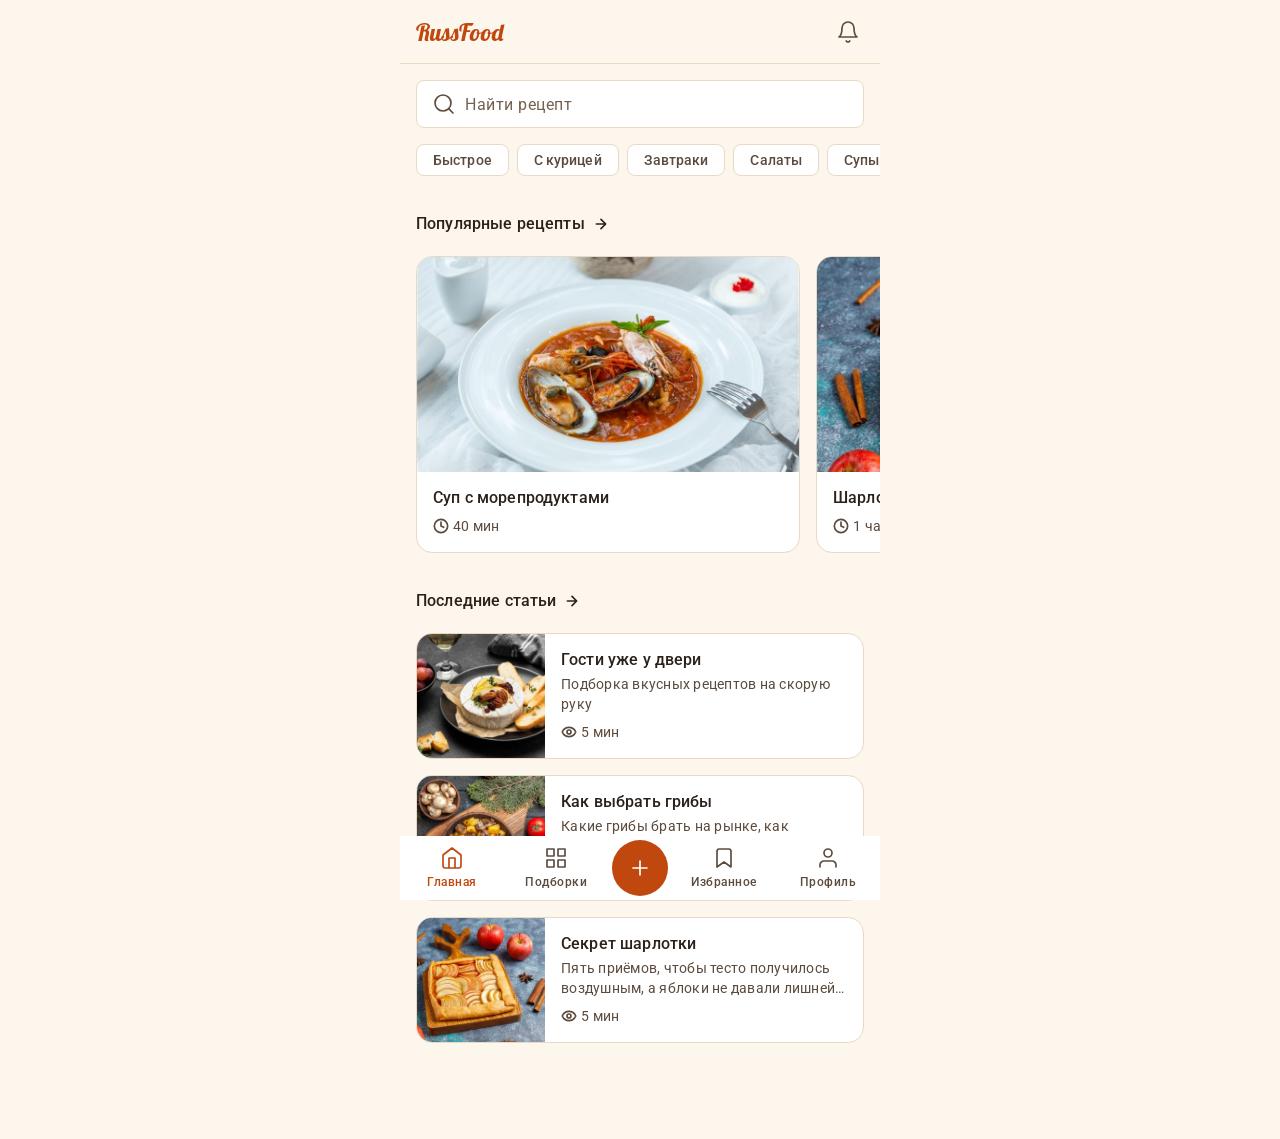
<file: screen-1.html>
<!DOCTYPE html>
<html lang="ru">
<head>
  <meta charset="utf-8">
  <meta name="viewport" content="width=device-width, initial-scale=1">
  <title>RussFood — Главная</title>
  <link rel="preconnect" href="https://fonts.googleapis.com">
  <link rel="preconnect" href="https://fonts.gstatic.com" crossorigin>
  <link href="https://fonts.googleapis.com/css2?family=Roboto:wght@400;500&amp;family=Lobster&amp;display=swap" rel="stylesheet">
  <link rel="stylesheet" href="styles.css">
  <script src="header-scroll.js" defer></script>
  <script src="add-sheet.js" defer></script>
</head>
<body>

<svg class="sprite" aria-hidden="true" focusable="false" xmlns="http://www.w3.org/2000/svg">
  <symbol id="i-bell" viewBox="0 0 24 24"><path d="M13.73 21C13.5542 21.3031 13.3018 21.5547 12.9982 21.7295C12.6946 21.9044 12.3504 21.9965 12 21.9965C11.6496 21.9965 11.3054 21.9044 11.0018 21.7295C10.6982 21.5547 10.4458 21.3031 10.27 21M18 8C18 6.4087 17.3679 4.88258 16.2426 3.75736C15.1174 2.63214 13.5913 2 12 2C10.4087 2 8.88258 2.63214 7.75736 3.75736C6.63214 4.88258 6 6.4087 6 8C6 15 3 17 3 17H21C21 17 18 15 18 8Z" stroke="currentColor" stroke-width="1.67" vector-effect="non-scaling-stroke" stroke-linecap="round" stroke-linejoin="round"/></symbol>
  <symbol id="i-arrow-right" viewBox="0 0 24 24"><path d="M5 12H19M12 19L19 12L12 5" stroke="currentColor" stroke-width="1.67" vector-effect="non-scaling-stroke" stroke-linecap="round" stroke-linejoin="round"/></symbol>
  <symbol id="i-x" viewBox="0 0 24 24"><path d="M18 6L6 18M6 6L18 18" stroke="currentColor" stroke-width="1.67" vector-effect="non-scaling-stroke" stroke-linecap="round" stroke-linejoin="round"/></symbol>
  <symbol id="i-recipe-add" viewBox="0 0 24 24"><path d="M4 9H20" stroke="currentColor" stroke-width="1.67" vector-effect="non-scaling-stroke" stroke-linecap="round" stroke-linejoin="round"/><path d="M5 9V17C5 18.6569 6.34315 20 8 20H16C17.6569 20 19 18.6569 19 17V9" stroke="currentColor" stroke-width="1.67" vector-effect="non-scaling-stroke" stroke-linecap="round" stroke-linejoin="round"/><path d="M12 5V9" stroke="currentColor" stroke-width="1.67" vector-effect="non-scaling-stroke" stroke-linecap="round" stroke-linejoin="round"/><path d="M2 13H5M19 13H22" stroke="currentColor" stroke-width="1.67" vector-effect="non-scaling-stroke" stroke-linecap="round" stroke-linejoin="round"/></symbol>
  <symbol id="i-edit-3" viewBox="0 0 24 24"><path d="M12 20H21M16.5 3.49998C16.8978 3.10216 17.4374 2.87866 18 2.87866C18.2786 2.87866 18.5544 2.93353 18.8118 3.04014C19.0692 3.14674 19.303 3.303 19.5 3.49998C19.697 3.69697 19.8532 3.93082 19.9598 4.18819C20.0665 4.44556 20.1213 4.72141 20.1213 4.99998C20.1213 5.27856 20.0665 5.55441 19.9598 5.81178C19.8532 6.06915 19.697 6.303 19.5 6.49998L7 19L3 20L4 16L16.5 3.49998Z" stroke="currentColor" stroke-width="1.67" vector-effect="non-scaling-stroke" stroke-linecap="round" stroke-linejoin="round"/></symbol>
  <symbol id="i-plus" viewBox="0 0 24 24"><path d="M12 5V19M5 12H19" stroke="currentColor" stroke-width="1.67" vector-effect="non-scaling-stroke" stroke-linecap="round" stroke-linejoin="round"/></symbol>
  <symbol id="i-home" viewBox="0 0 24 24"><path d="M9 22V12H15V22M3 9L12 2L21 9V20C21 20.5304 20.7893 21.0391 20.4142 21.4142C20.0391 21.7893 19.5304 22 19 22H5C4.46957 22 3.96086 21.7893 3.58579 21.4142C3.21071 21.0391 3 20.5304 3 20V9Z" stroke="currentColor" stroke-width="1.67" vector-effect="non-scaling-stroke" stroke-linecap="round" stroke-linejoin="round"/></symbol>
  <symbol id="i-search" viewBox="0 0 24 24"><path d="M21 21L16.65 16.65M19 11C19 15.4183 15.4183 19 11 19C6.58172 19 3 15.4183 3 11C3 6.58172 6.58172 3 11 3C15.4183 3 19 6.58172 19 11Z" stroke="currentColor" stroke-width="1.67" vector-effect="non-scaling-stroke" stroke-linecap="round" stroke-linejoin="round"/></symbol>
  <symbol id="i-grid" viewBox="0 0 24 24"><path d="M10 3H3V10H10V3Z" stroke="currentColor" stroke-width="1.67" vector-effect="non-scaling-stroke" stroke-linecap="round" stroke-linejoin="round"/><path d="M21 3H14V10H21V3Z" stroke="currentColor" stroke-width="1.67" vector-effect="non-scaling-stroke" stroke-linecap="round" stroke-linejoin="round"/><path d="M21 14H14V21H21V14Z" stroke="currentColor" stroke-width="1.67" vector-effect="non-scaling-stroke" stroke-linecap="round" stroke-linejoin="round"/><path d="M10 14H3V21H10V14Z" stroke="currentColor" stroke-width="1.67" vector-effect="non-scaling-stroke" stroke-linecap="round" stroke-linejoin="round"/></symbol>
  <symbol id="i-bookmark" viewBox="0 0 24 24"><path d="M19 21L12 16L5 21V5C5 4.46957 5.21071 3.96086 5.58579 3.58579C5.96086 3.21071 6.46957 3 7 3H17C17.5304 3 18.0391 3.21071 18.4142 3.58579C18.7893 3.96086 19 4.46957 19 5V21Z" stroke="currentColor" stroke-width="1.67" vector-effect="non-scaling-stroke" stroke-linecap="round" stroke-linejoin="round"/></symbol>
  <symbol id="i-user" viewBox="0 0 24 24"><path d="M20 21V19C20 17.9391 19.5786 16.9217 18.8284 16.1716C18.0783 15.4214 17.0609 15 16 15H8C6.93913 15 5.92172 15.4214 5.17157 16.1716C4.42143 16.9217 4 17.9391 4 19V21M16 7C16 9.20914 14.2091 11 12 11C9.79086 11 8 9.20914 8 7C8 4.79086 9.79086 3 12 3C14.2091 3 16 4.79086 16 7Z" stroke="currentColor" stroke-width="1.67" vector-effect="non-scaling-stroke" stroke-linecap="round" stroke-linejoin="round"/></symbol>
  <symbol id="i-clock" viewBox="0 0 24 24"><path d="M12.0003 5.99983V12.0003L16.0006 14.0005M22.0011 12.0003C22.0011 17.5236 17.5236 22.0011 12.0003 22.0011C6.47702 22.0011 1.99951 17.5236 1.99951 12.0003C1.99951 6.47702 6.47702 1.99951 12.0003 1.99951C17.5236 1.99951 22.0011 6.47702 22.0011 12.0003Z" stroke="currentColor" stroke-width="1.67" vector-effect="non-scaling-stroke" stroke-linecap="round" stroke-linejoin="round"/></symbol>
  <symbol id="i-eye" viewBox="0 0 24 24"><path d="M2.06202 11.6533C1.97868 11.8779 1.97868 12.1248 2.06202 12.3493C2.87372 14.3175 4.25153 16.0003 6.02079 17.1844C7.79004 18.3686 9.87106 19.0007 12 19.0007C14.129 19.0007 16.21 18.3686 17.9792 17.1844C19.7485 16.0003 21.1263 14.3175 21.938 12.3493C22.0214 12.1248 22.0214 11.8779 21.938 11.6533C21.1263 9.68519 19.7485 8.00238 17.9792 6.81824C16.21 5.63409 14.129 5.00195 12 5.00195C9.87106 5.00195 7.79004 5.63409 6.02079 6.81824C4.25153 8.00238 2.87372 9.68519 2.06202 11.6533Z" stroke="currentColor" stroke-width="1.67" vector-effect="non-scaling-stroke" stroke-linecap="round" stroke-linejoin="round"/><path d="M15 12C15 13.6569 13.6569 15 12 15C10.3431 15 9 13.6569 9 12C9 10.3431 10.3431 9 12 9C13.6569 9 15 10.3431 15 12Z" stroke="currentColor" stroke-width="1.67" vector-effect="non-scaling-stroke" stroke-linecap="round" stroke-linejoin="round"/></symbol>
</svg>

<div class="screen">

  <header class="topbar">
    <a class="topbar__logo" href="screen-1.html">RussFood</a>
    <button class="btn btn--ghost btn--icon" type="button" aria-label="Уведомления"><svg class="icon" aria-hidden="true" focusable="false"><use href="#i-bell"/></svg></button>
  </header>

  <main class="screen__main">
    <h1 class="visually-hidden">Главная</h1>

    <section class="section" aria-label="Поиск и категории">
      <form role="search" action="#">
        <div class="input input--search">
          <label class="input__label visually-hidden" for="home-search">Найти рецепт</label>
          <div class="input__control">
            <input class="input__field" id="home-search" type="search" name="q" placeholder="Найти рецепт">
            <svg class="icon input__icon" aria-hidden="true" focusable="false"><use href="#i-search"/></svg>
          </div>
        </div>
      </form>
      <ul class="scroller" aria-label="Категории">
        <li><button class="chip" type="button">Быстрое</button></li>
        <li><button class="chip" type="button">С курицей</button></li>
        <li><button class="chip" type="button">Завтраки</button></li>
        <li><button class="chip" type="button">Салаты</button></li>
        <li><button class="chip" type="button">Супы</button></li>
        <li><button class="chip" type="button">Закуски</button></li>
        <li><button class="chip" type="button">Десерты</button></li>
        <li><button class="chip" type="button">Выпечка</button></li>
      </ul>
    </section>

    <section class="section section--tight" aria-labelledby="popular-h">
      <h2 class="t-title-m" id="popular-h"><a class="section__link" href="#">Популярные рецепты<svg class="icon icon--s" aria-hidden="true" focusable="false"><use href="#i-arrow-right"/></svg></a></h2>
      <ul class="scroller scroller--cards">
        <li><article><a class="card" href="#"><img class="card__media" src="images/web/seafood-soup.jpg" alt="" loading="lazy"><div class="card__body"><h3 class="card__title">Суп с морепродуктами</h3><p class="card__meta"><svg class="icon icon--s" aria-hidden="true" focusable="false"><use href="#i-clock"/></svg>40 мин</p></div></a></article></li>
        <li><article><a class="card" href="#"><img class="card__media" src="images/web/apple-charlotte.jpg" alt="" loading="lazy"><div class="card__body"><h3 class="card__title">Шарлотка с яблоками</h3><p class="card__meta"><svg class="icon icon--s" aria-hidden="true" focusable="false"><use href="#i-clock"/></svg>1 час</p></div></a></article></li>
        <li><article><a class="card" href="#"><img class="card__media" src="images/web/camembert.jpg" alt="" loading="lazy"><div class="card__body"><h3 class="card__title">Запечённый камамбер</h3><p class="card__meta"><svg class="icon icon--s" aria-hidden="true" focusable="false"><use href="#i-clock"/></svg>30 мин</p></div></a></article></li>
      </ul>
    </section>

    <section class="section section--tight" aria-labelledby="articles-h">
      <h2 class="t-title-m" id="articles-h"><a class="section__link" href="#">Последние статьи<svg class="icon icon--s" aria-hidden="true" focusable="false"><use href="#i-arrow-right"/></svg></a></h2>
      <ul class="stack">
        <li><article><a class="card card--horizontal" href="#"><img class="card__media" src="images/web/camembert.jpg" alt="" loading="lazy"><div class="card__body"><h3 class="card__title">Гости уже у двери</h3><p class="card__text">Подборка вкусных рецептов на скорую руку</p><p class="card__meta"><svg class="icon icon--s" aria-hidden="true" focusable="false"><use href="#i-eye"/></svg>5 мин</p></div></a></article></li>
        <li><article><a class="card card--horizontal" href="#"><img class="card__media" src="images/web/potatoes-mushrooms.jpg" alt="" loading="lazy"><div class="card__body"><h3 class="card__title">Как выбрать грибы</h3><p class="card__text">Какие грибы брать на рынке, как отличать свежие</p><p class="card__meta"><svg class="icon icon--s" aria-hidden="true" focusable="false"><use href="#i-eye"/></svg>5 мин</p></div></a></article></li>
        <li><article><a class="card card--horizontal" href="#"><img class="card__media" src="images/web/apple-charlotte.jpg" alt="" loading="lazy"><div class="card__body"><h3 class="card__title">Секрет шарлотки</h3><p class="card__text">Пять приёмов, чтобы тесто получилось воздушным, а яблоки не давали лишней влаги.</p><p class="card__meta"><svg class="icon icon--s" aria-hidden="true" focusable="false"><use href="#i-eye"/></svg>5 мин</p></div></a></article></li>
      </ul>
    </section>
  </main>

  <nav class="tabbar" aria-label="Основная навигация">
    <a class="tabbar__item" href="screen-1.html" aria-current="page"><svg class="icon" aria-hidden="true" focusable="false"><use href="#i-home"/></svg>Главная</a>
    <a class="tabbar__item" href="#"><svg class="icon" aria-hidden="true" focusable="false"><use href="#i-grid"/></svg>Подборки</a>
    <a class="tabbar__item tabbar__item--add" id="add-trigger" href="screen-2.html?new" role="button" aria-haspopup="dialog" aria-expanded="false" aria-label="Добавить"><span class="tabbar__add"><svg class="icon" aria-hidden="true" focusable="false"><use href="#i-plus"/></svg></span></a>
    <a class="tabbar__item" href="#"><svg class="icon" aria-hidden="true" focusable="false"><use href="#i-bookmark"/></svg>Избранное</a>
    <a class="tabbar__item" href="#"><svg class="icon" aria-hidden="true" focusable="false"><use href="#i-user"/></svg>Профиль</a>
  </nav>

</div>

<div class="overlay" id="add-sheet">
  <div class="sheet" role="dialog" aria-modal="true" aria-label="Что добавить">
    <span class="sheet__handle" aria-hidden="true"></span>
    <ul>
      <li><a class="sheet__item" href="screen-2.html?new"><svg class="icon" aria-hidden="true" focusable="false"><use href="#i-recipe-add"/></svg>Добавить рецепт</a></li>
      <li><a class="sheet__item" href="#"><svg class="icon" aria-hidden="true" focusable="false"><use href="#i-edit-3"/></svg>Написать статью</a></li>
    </ul>
  </div>
</div>

</body>
</html>
</file>
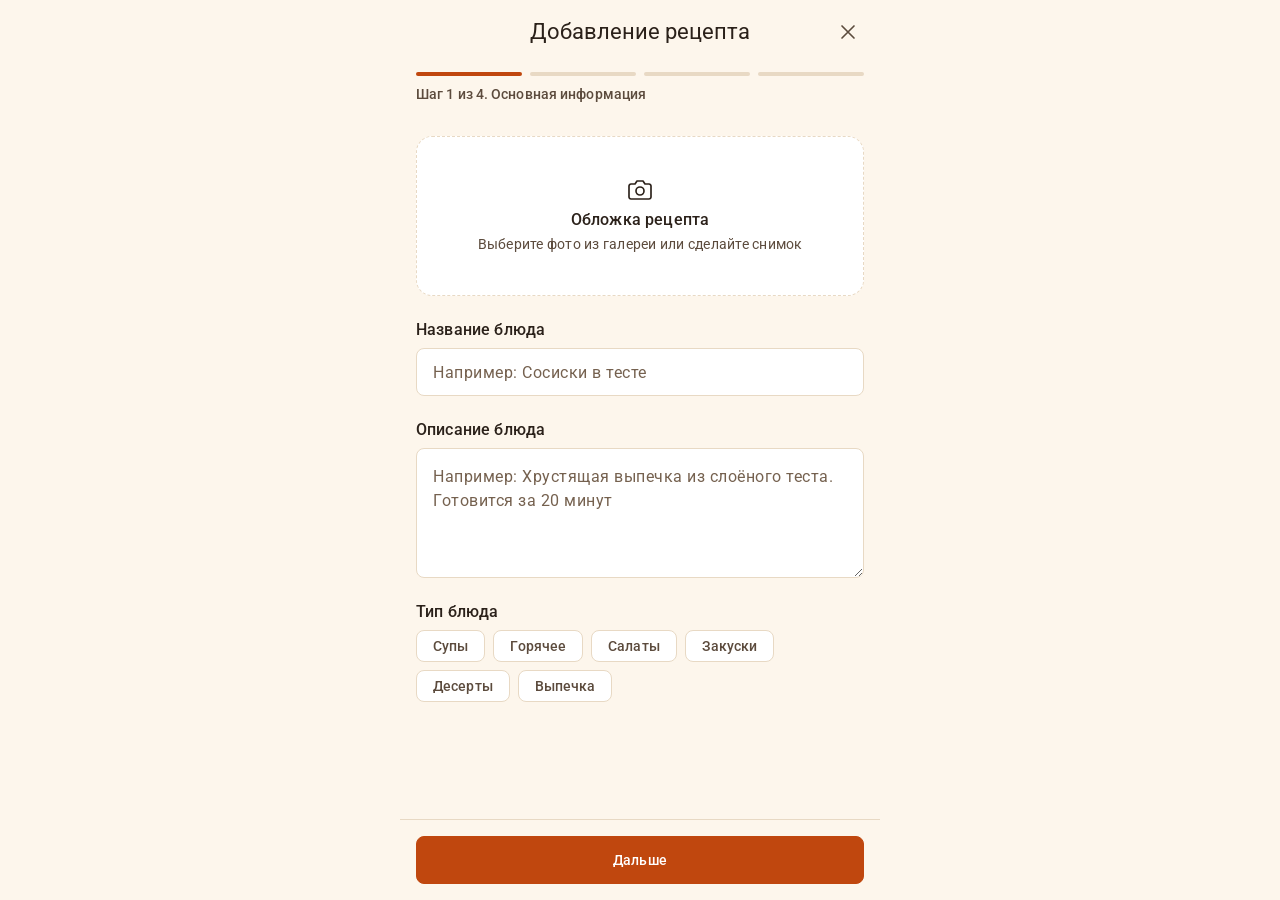
<file: screen-2.html>
<!DOCTYPE html>
<html lang="ru">
<head>
  <meta charset="utf-8">
  <meta name="viewport" content="width=device-width, initial-scale=1">
  <title>Добавление рецепта — шаг 1</title>
  <link rel="preconnect" href="https://fonts.googleapis.com">
  <link rel="preconnect" href="https://fonts.gstatic.com" crossorigin>
  <link href="https://fonts.googleapis.com/css2?family=Roboto:wght@400;500&amp;display=swap" rel="stylesheet">
  <link rel="stylesheet" href="styles.css">
  <script src="draft.js" defer></script>
  <script src="step-1.js" defer></script>
  <script src="close-dialog.js" defer></script>
</head>
<body>

<svg class="sprite" aria-hidden="true" focusable="false" xmlns="http://www.w3.org/2000/svg">
  <symbol id="i-x" viewBox="0 0 24 24"><path d="M18 6L6 18M6 6L18 18" stroke="currentColor" stroke-width="1.67" vector-effect="non-scaling-stroke" stroke-linecap="round" stroke-linejoin="round"/></symbol>
  <symbol id="i-camera" viewBox="0 0 24 24"><path d="M23 19C23 19.5304 22.7893 20.0391 22.4142 20.4142C22.0391 20.7893 21.5304 21 21 21H3C2.46957 21 1.96086 20.7893 1.58579 20.4142C1.21071 20.0391 1 19.5304 1 19V8C1 7.46957 1.21071 6.96086 1.58579 6.58579C1.96086 6.21071 2.46957 6 3 6H7L9 3H15L17 6H21C21.5304 6 22.0391 6.21071 22.4142 6.58579C22.7893 6.96086 23 7.46957 23 8V19Z" stroke="currentColor" stroke-width="1.67" vector-effect="non-scaling-stroke" stroke-linecap="round" stroke-linejoin="round"/><path d="M12 17C14.2091 17 16 15.2091 16 13C16 10.7909 14.2091 9 12 9C9.79086 9 8 10.7909 8 13C8 15.2091 9.79086 17 12 17Z" stroke="currentColor" stroke-width="1.67" vector-effect="non-scaling-stroke" stroke-linecap="round" stroke-linejoin="round"/></symbol>
  <symbol id="i-trash" viewBox="0 0 24 24"><path d="M3 6H5M5 6H21M5 6V20C5 20.5304 5.21071 21.0391 5.58579 21.4142C5.96086 21.7893 6.46957 22 7 22H17C17.5304 22 18.0391 21.7893 18.4142 21.4142C18.7893 21.0391 19 20.5304 19 20V6M8 6V4C8 3.46957 8.21071 2.96086 8.58579 2.58579C8.96086 2.21071 9.46957 2 10 2H14C14.5304 2 15.0391 2.21071 15.4142 2.58579C15.7893 2.96086 16 3.46957 16 4V6" stroke="currentColor" stroke-width="1.67" vector-effect="non-scaling-stroke" stroke-linecap="round" stroke-linejoin="round"/></symbol>
  <symbol id="i-plus" viewBox="0 0 24 24"><path d="M12 5V19M5 12H19" stroke="currentColor" stroke-width="1.67" vector-effect="non-scaling-stroke" stroke-linecap="round" stroke-linejoin="round"/></symbol>
  <symbol id="i-check" viewBox="0 0 24 24"><path d="M20 6L9 17L4 12" stroke="currentColor" stroke-width="1.67" vector-effect="non-scaling-stroke" stroke-linecap="round" stroke-linejoin="round"/></symbol>
  <symbol id="i-alert" viewBox="0 0 24 24"><path d="M22 12C22 17.5228 17.5228 22 12 22C6.47715 22 2 17.5228 2 12C2 6.47715 6.47715 2 12 2C17.5228 2 22 6.47715 22 12Z" stroke="currentColor" stroke-width="1.67" vector-effect="non-scaling-stroke" stroke-linecap="round" stroke-linejoin="round"/><path d="M12 8V12M12 16H12.01" stroke="currentColor" stroke-width="1.67" vector-effect="non-scaling-stroke" stroke-linecap="round" stroke-linejoin="round"/></symbol>
  <symbol id="i-search" viewBox="0 0 24 24"><path d="M21 21L16.65 16.65M19 11C19 15.4183 15.4183 19 11 19C6.58172 19 3 15.4183 3 11C3 6.58172 6.58172 3 11 3C15.4183 3 19 6.58172 19 11Z" stroke="currentColor" stroke-width="1.67" vector-effect="non-scaling-stroke" stroke-linecap="round" stroke-linejoin="round"/></symbol>
</svg>

<div class="screen" id="screen">

  <header class="formhead">
    <div class="formbar">
      <h1 class="formbar__title t-title-l">Добавление рецепта</h1>
      <a class="btn btn--ghost btn--icon formbar__close" href="screen-1.html" aria-label="Закрыть"><svg class="icon" aria-hidden="true" focusable="false"><use href="#i-x"/></svg></a>
    </div>
    <div class="stepper" role="group" aria-label="Шаг 1 из 4">
      <ol class="stepper__track"><li class="stepper__segment is-current" aria-current="step"></li><li class="stepper__segment"></li><li class="stepper__segment"></li><li class="stepper__segment"></li></ol>
      <p class="stepper__label">Шаг 1 из 4. Основная информация</p>
    </div>
  </header>

  <main class="screen__main">
    <form class="form" id="recipe-form" action="screen-3.html" novalidate>

      <div class="upload" id="cover-upload">
        <input class="upload__input" id="cover-input" name="cover" type="file" accept="image/*" aria-describedby="cover-error">
        <label class="upload__frame" id="cover-frame" for="cover-input"><svg class="icon" aria-hidden="true" focusable="false"><use href="#i-camera"/></svg><span class="upload__title">Обложка рецепта</span><span class="upload__hint">Выберите фото из галереи или сделайте снимок</span></label>
        <div class="upload__frame" id="cover-loading" role="status" hidden><span class="spinner" aria-hidden="true"></span><span class="upload__title">Загружаем фото…</span></div>
        <div class="upload__preview" id="cover-preview" hidden>
          <img class="card__media" id="cover-image" alt="Обложка рецепта">
          <div class="upload__actions">
            <button class="btn btn--secondary btn--icon" id="cover-replace" type="button" aria-label="Заменить фото"><svg class="icon" aria-hidden="true" focusable="false"><use href="#i-camera"/></svg></button>
            <button class="btn btn--secondary btn--icon" id="cover-remove" type="button" aria-label="Удалить фото"><svg class="icon" aria-hidden="true" focusable="false"><use href="#i-trash"/></svg></button>
          </div>
        </div>
        <p class="message is-error" id="cover-error" role="alert" hidden><svg class="icon icon--s" aria-hidden="true" focusable="false"><use href="#i-alert"/></svg><span>Не удалось загрузить фото. Попробуйте ещё раз</span></p>
      </div>

      <div class="input" id="name-field">
        <label class="input__label" for="dish-name">Название блюда</label>
        <div class="input__control"><input class="input__field" id="dish-name" name="name" type="text" placeholder="Например: Сосиски в тесте" aria-describedby="name-error" required></div>
        <p class="message is-error" id="name-error" role="alert" hidden><svg class="icon icon--s" aria-hidden="true" focusable="false"><use href="#i-alert"/></svg><span>Введите название рецепта</span></p>
      </div>

      <div class="input" id="desc-field">
        <label class="input__label" for="dish-desc">Описание блюда</label>
        <div class="input__control"><textarea class="input__field input__field--textarea" id="dish-desc" name="description" rows="4" placeholder="Например: Хрустящая выпечка из слоёного теста. Готовится за 20 минут" aria-describedby="desc-error" required></textarea></div>
        <p class="message is-error" id="desc-error" role="alert" hidden><svg class="icon icon--s" aria-hidden="true" focusable="false"><use href="#i-alert"/></svg><span>Добавьте краткое описание</span></p>
      </div>

      <div class="fieldset" id="type-field" role="group" aria-labelledby="type-label">
        <p class="input__label" id="type-label">Тип блюда</p>
        <div class="chip-group" id="type-chips"></div>
        <p class="message is-error" id="type-error" role="alert" hidden><svg class="icon icon--s" aria-hidden="true" focusable="false"><use href="#i-alert"/></svg><span>Выберите тип блюда</span></p>
      </div>

      <div class="fieldset field-popover" id="category-field" role="group" aria-labelledby="category-label" hidden>
        <p class="input__label" id="category-label">Категория блюда <span class="optional">(необязательно)</span></p>
        <div class="chip-group" id="category-chips"></div>
      </div>

    </form>
  </main>

  <div class="form__footer">
    <button class="btn btn--primary btn--block" type="submit" form="recipe-form">Дальше</button>
  </div>

</div>

<div class="overlay overlay--center" id="exit-dialog">
  <div class="dialog" role="dialog" aria-modal="true" aria-labelledby="exit-title" aria-describedby="exit-text">
    <h2 class="dialog__title" id="exit-title">Сохранить как черновик?</h2>
    <p class="dialog__text" id="exit-text">Вы выходите из формы добавления рецепта. Черновик можно будет продолжить позже.</p>
    <div class="dialog__actions">
      <a class="btn btn--primary btn--block" href="screen-1.html">Сохранить в черновик</a>
      <a class="btn btn--secondary btn--block" id="exit-discard" href="screen-1.html">Не сохранять</a>
      <button class="btn btn--ghost btn--block" id="exit-cancel" type="button">Продолжить заполнение</button>
    </div>
  </div>
</div>

</body>
</html>
</file>
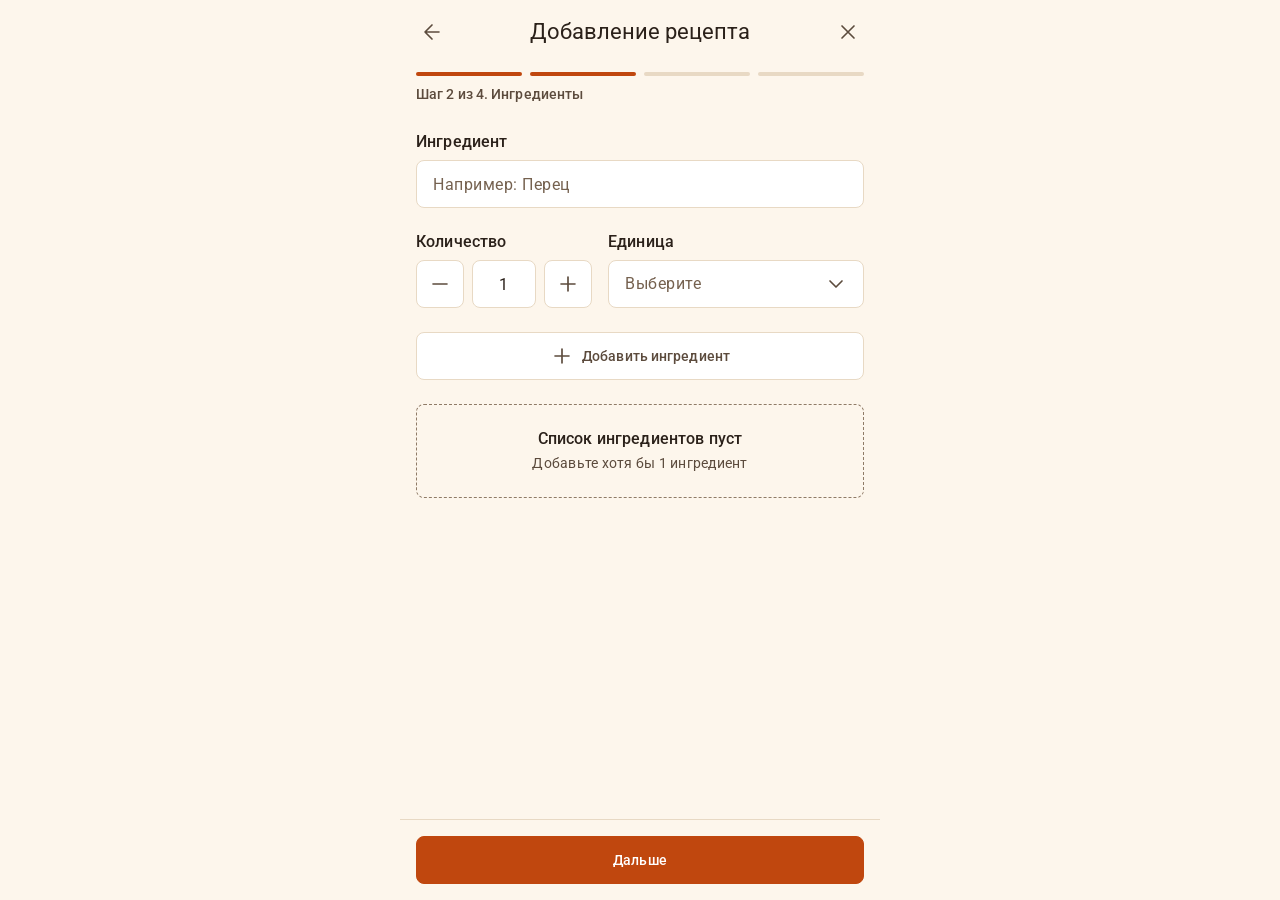
<file: screen-3.html>
<!DOCTYPE html>
<html lang="ru">
<head>
  <meta charset="utf-8">
  <meta name="viewport" content="width=device-width, initial-scale=1">
  <title>Добавление рецепта — шаг 2</title>
  <link rel="preconnect" href="https://fonts.googleapis.com">
  <link rel="preconnect" href="https://fonts.gstatic.com" crossorigin>
  <link href="https://fonts.googleapis.com/css2?family=Roboto:wght@400;500&amp;display=swap" rel="stylesheet">
  <link rel="stylesheet" href="styles.css">
  <script src="draft.js" defer></script>
  <script src="step-2.js" defer></script>
  <script src="close-dialog.js" defer></script>
</head>
<body>

<svg class="sprite" aria-hidden="true" focusable="false" xmlns="http://www.w3.org/2000/svg">
  <symbol id="i-x" viewBox="0 0 24 24"><path d="M18 6L6 18M6 6L18 18" stroke="currentColor" stroke-width="1.67" vector-effect="non-scaling-stroke" stroke-linecap="round" stroke-linejoin="round"/></symbol>
  <symbol id="i-arrow-left" viewBox="0 0 24 24"><path d="M19 12H5M12 5L5 12L12 19" stroke="currentColor" stroke-width="1.67" vector-effect="non-scaling-stroke" stroke-linecap="round" stroke-linejoin="round"/></symbol>
  <symbol id="i-trash" viewBox="0 0 24 24"><path d="M3 6H5M5 6H21M5 6V20C5 20.5304 5.21071 21.0391 5.58579 21.4142C5.96086 21.7893 6.46957 22 7 22H17C17.5304 22 18.0391 21.7893 18.4142 21.4142C18.7893 21.0391 19 20.5304 19 20V6M8 6V4C8 3.46957 8.21071 2.96086 8.58579 2.58579C8.96086 2.21071 9.46957 2 10 2H14C14.5304 2 15.0391 2.21071 15.4142 2.58579C15.7893 2.96086 16 3.46957 16 4V6" stroke="currentColor" stroke-width="1.67" vector-effect="non-scaling-stroke" stroke-linecap="round" stroke-linejoin="round"/></symbol>
  <symbol id="i-minus" viewBox="0 0 24 24"><path d="M5 12H19" stroke="currentColor" stroke-width="1.67" vector-effect="non-scaling-stroke" stroke-linecap="round" stroke-linejoin="round"/></symbol>
  <symbol id="i-plus" viewBox="0 0 24 24"><path d="M12 5V19M5 12H19" stroke="currentColor" stroke-width="1.67" vector-effect="non-scaling-stroke" stroke-linecap="round" stroke-linejoin="round"/></symbol>
  <symbol id="i-alert" viewBox="0 0 24 24"><path d="M22 12C22 17.5228 17.5228 22 12 22C6.47715 22 2 17.5228 2 12C2 6.47715 6.47715 2 12 2C17.5228 2 22 6.47715 22 12Z" stroke="currentColor" stroke-width="1.67" vector-effect="non-scaling-stroke" stroke-linecap="round" stroke-linejoin="round"/><path d="M12 8V12M12 16H12.01" stroke="currentColor" stroke-width="1.67" vector-effect="non-scaling-stroke" stroke-linecap="round" stroke-linejoin="round"/></symbol>
  <symbol id="i-grip" viewBox="0 0 24 24"><path d="M9 5H9.01M9 12H9.01M9 19H9.01M15 5H15.01M15 12H15.01M15 19H15.01" stroke="currentColor" stroke-width="2.5" vector-effect="non-scaling-stroke" stroke-linecap="round" stroke-linejoin="round"/></symbol>
  <symbol id="i-chevron-down" viewBox="0 0 24 24"><path d="M6 9L12 15L18 9" stroke="currentColor" stroke-width="1.67" vector-effect="non-scaling-stroke" stroke-linecap="round" stroke-linejoin="round"/></symbol>
</svg>

<div class="screen" id="screen">

  <header class="formhead">
    <div class="formbar">
      <a class="btn btn--ghost btn--icon formbar__back" href="screen-2.html" aria-label="Назад"><svg class="icon" aria-hidden="true" focusable="false"><use href="#i-arrow-left"/></svg></a>
      <h1 class="formbar__title t-title-l">Добавление рецепта</h1>
      <a class="btn btn--ghost btn--icon formbar__close" href="screen-1.html" aria-label="Закрыть"><svg class="icon" aria-hidden="true" focusable="false"><use href="#i-x"/></svg></a>
    </div>
    <div class="stepper" role="group" aria-label="Шаг 2 из 4">
      <ol class="stepper__track"><li class="stepper__segment is-success"></li><li class="stepper__segment is-current" aria-current="step"></li><li class="stepper__segment"></li><li class="stepper__segment"></li></ol>
      <p class="stepper__label">Шаг 2 из 4. Ингредиенты</p>
    </div>
  </header>

  <main class="screen__main">
    <form class="form" id="recipe-form" action="screen-4.html" novalidate>

      <div class="input" id="name-field">
        <label class="input__label" for="ing-name">Ингредиент</label>
        <div class="input__control"><input class="input__field" id="ing-name" type="text" placeholder="Например: Перец" autocomplete="off" aria-describedby="name-error"></div>
        <p class="message is-error" id="name-error" role="alert" hidden><svg class="icon icon--s" aria-hidden="true" focusable="false"><use href="#i-alert"/></svg><span>Введите название ингредиента</span></p>
      </div>

      <div class="form__pair">
        <div class="input" id="qty-field">
          <label class="input__label" for="ing-qty">Количество</label>
          <div class="input__control"><div class="counter"><button class="btn btn--secondary btn--icon" id="qty-dec" type="button" aria-label="Уменьшить"><svg class="icon" aria-hidden="true" focusable="false"><use href="#i-minus"/></svg></button><input class="input__field" id="ing-qty" type="text" inputmode="decimal" value="1" autocomplete="off" aria-describedby="qty-error"><button class="btn btn--secondary btn--icon" id="qty-inc" type="button" aria-label="Увеличить"><svg class="icon" aria-hidden="true" focusable="false"><use href="#i-plus"/></svg></button></div></div>
          <p class="message is-error" id="qty-error" role="alert" hidden><svg class="icon icon--s" aria-hidden="true" focusable="false"><use href="#i-alert"/></svg><span>Укажите количество</span></p>
        </div>
        <div class="input input--select is-empty" id="unit-field">
          <label class="input__label" for="ing-unit">Единица</label>
          <div class="input__control">
            <select class="input__field" id="ing-unit" aria-describedby="unit-error">
              <option value="" selected disabled>Выберите</option>
              <option>шт</option>
              <option>г</option>
              <option>кг</option>
              <option>мл</option>
              <option>л</option>
              <option>ст. л.</option>
              <option>ч. л.</option>
              <option>по вкусу</option>
            </select>
            <svg class="icon input__icon" aria-hidden="true" focusable="false"><use href="#i-chevron-down"/></svg>
          </div>
          <p class="message is-error" id="unit-error" role="alert" hidden><svg class="icon icon--s" aria-hidden="true" focusable="false"><use href="#i-alert"/></svg><span>Выберите единицу</span></p>
        </div>
      </div>

      <button class="btn btn--secondary btn--block" id="add-ingredient" type="button"><svg class="icon" aria-hidden="true" focusable="false"><use href="#i-plus"/></svg>Добавить ингредиент</button>

      <section class="section section--tight" aria-labelledby="list-title">
        <h2 class="input__label" id="list-title" hidden>Список ингредиентов</h2>
        <ul class="stack" id="ingredient-list"></ul>
        <div class="ingredient-empty" id="ingredient-empty">
          <p class="ingredient-empty__title">Список ингредиентов пуст</p>
          <p class="ingredient-empty__hint" id="ingredient-empty-hint">Добавьте хотя бы 1 ингредиент</p>
        </div>
      </section>

      <p class="visually-hidden" id="ingredient-status" role="status"></p>

    </form>
  </main>

  <div class="form__footer">
    <button class="btn btn--primary btn--block" type="submit" form="recipe-form">Дальше</button>
  </div>

</div>

<template id="ingredient-template">
  <li class="ingredient">
    <span class="ingredient__handle" aria-hidden="true"><svg class="icon" focusable="false"><use href="#i-grip"/></svg></span>
    <span class="ingredient__name"></span>
    <span class="ingredient__qty"></span>
    <button class="btn btn--ghost btn--icon" data-remove type="button"><svg class="icon" aria-hidden="true" focusable="false"><use href="#i-trash"/></svg></button>
    <input type="hidden" name="ingredient-name[]">
    <input type="hidden" name="ingredient-qty[]">
    <input type="hidden" name="ingredient-unit[]">
  </li>
</template>

<div class="overlay overlay--center" id="exit-dialog">
  <div class="dialog" role="dialog" aria-modal="true" aria-labelledby="exit-title" aria-describedby="exit-text">
    <h2 class="dialog__title" id="exit-title">Сохранить как черновик?</h2>
    <p class="dialog__text" id="exit-text">Вы выходите из формы добавления рецепта. Черновик можно будет продолжить позже.</p>
    <div class="dialog__actions">
      <a class="btn btn--primary btn--block" href="screen-1.html">Сохранить в черновик</a>
      <a class="btn btn--secondary btn--block" id="exit-discard" href="screen-1.html">Не сохранять</a>
      <button class="btn btn--ghost btn--block" id="exit-cancel" type="button">Продолжить заполнение</button>
    </div>
  </div>
</div>

</body>
</html>
</file>
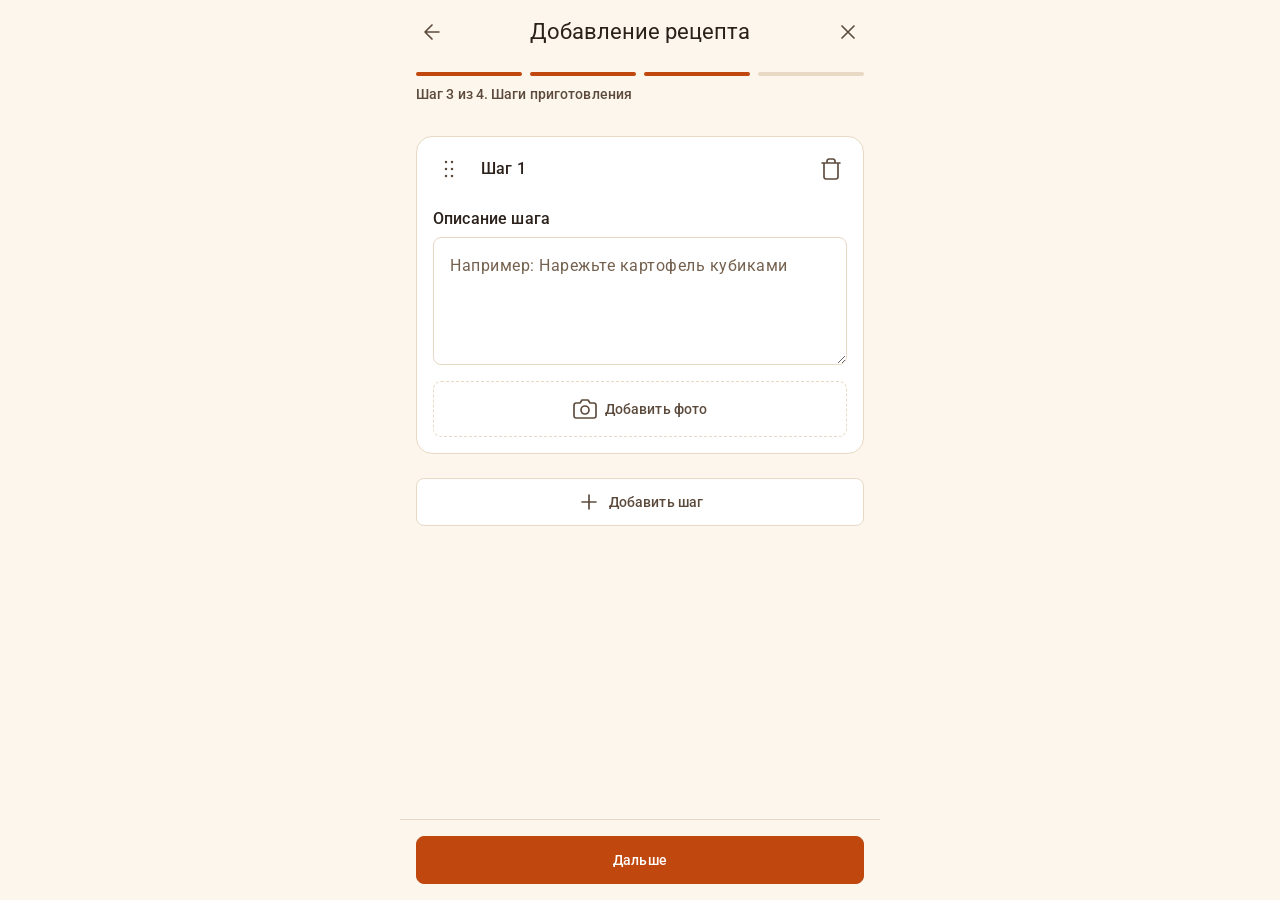
<file: screen-4.html>
<!DOCTYPE html>
<html lang="ru">
<head>
  <meta charset="utf-8">
  <meta name="viewport" content="width=device-width, initial-scale=1">
  <title>Добавление рецепта — шаг 3</title>
  <link rel="preconnect" href="https://fonts.googleapis.com">
  <link rel="preconnect" href="https://fonts.gstatic.com" crossorigin>
  <link href="https://fonts.googleapis.com/css2?family=Roboto:wght@400;500&amp;display=swap" rel="stylesheet">
  <link rel="stylesheet" href="styles.css">
  <script src="draft.js" defer></script>
  <script src="step-3.js" defer></script>
  <script src="close-dialog.js" defer></script>
</head>
<body>

<svg class="sprite" aria-hidden="true" focusable="false" xmlns="http://www.w3.org/2000/svg">
  <symbol id="i-x" viewBox="0 0 24 24"><path d="M18 6L6 18M6 6L18 18" stroke="currentColor" stroke-width="1.67" vector-effect="non-scaling-stroke" stroke-linecap="round" stroke-linejoin="round"/></symbol>
  <symbol id="i-arrow-left" viewBox="0 0 24 24"><path d="M19 12H5M12 5L5 12L12 19" stroke="currentColor" stroke-width="1.67" vector-effect="non-scaling-stroke" stroke-linecap="round" stroke-linejoin="round"/></symbol>
  <symbol id="i-trash" viewBox="0 0 24 24"><path d="M3 6H5M5 6H21M5 6V20C5 20.5304 5.21071 21.0391 5.58579 21.4142C5.96086 21.7893 6.46957 22 7 22H17C17.5304 22 18.0391 21.7893 18.4142 21.4142C18.7893 21.0391 19 20.5304 19 20V6M8 6V4C8 3.46957 8.21071 2.96086 8.58579 2.58579C8.96086 2.21071 9.46957 2 10 2H14C14.5304 2 15.0391 2.21071 15.4142 2.58579C15.7893 2.96086 16 3.46957 16 4V6" stroke="currentColor" stroke-width="1.67" vector-effect="non-scaling-stroke" stroke-linecap="round" stroke-linejoin="round"/></symbol>
  <symbol id="i-plus" viewBox="0 0 24 24"><path d="M12 5V19M5 12H19" stroke="currentColor" stroke-width="1.67" vector-effect="non-scaling-stroke" stroke-linecap="round" stroke-linejoin="round"/></symbol>
  <symbol id="i-alert" viewBox="0 0 24 24"><path d="M22 12C22 17.5228 17.5228 22 12 22C6.47715 22 2 17.5228 2 12C2 6.47715 6.47715 2 12 2C17.5228 2 22 6.47715 22 12Z" stroke="currentColor" stroke-width="1.67" vector-effect="non-scaling-stroke" stroke-linecap="round" stroke-linejoin="round"/><path d="M12 8V12M12 16H12.01" stroke="currentColor" stroke-width="1.67" vector-effect="non-scaling-stroke" stroke-linecap="round" stroke-linejoin="round"/></symbol>
  <symbol id="i-grip" viewBox="0 0 24 24"><path d="M9 5H9.01M9 12H9.01M9 19H9.01M15 5H15.01M15 12H15.01M15 19H15.01" stroke="currentColor" stroke-width="2.5" vector-effect="non-scaling-stroke" stroke-linecap="round" stroke-linejoin="round"/></symbol>
    <symbol id="i-camera" viewBox="0 0 24 24"><path d="M23 19C23 19.5304 22.7893 20.0391 22.4142 20.4142C22.0391 20.7893 21.5304 21 21 21H3C2.46957 21 1.96086 20.7893 1.58579 20.4142C1.21071 20.0391 1 19.5304 1 19V8C1 7.46957 1.21071 6.96086 1.58579 6.58579C1.96086 6.21071 2.46957 6 3 6H7L9 3H15L17 6H21C21.5304 6 22.0391 6.21071 22.4142 6.58579C22.7893 6.96086 23 7.46957 23 8V19Z" stroke="currentColor" stroke-width="1.67" vector-effect="non-scaling-stroke" stroke-linecap="round" stroke-linejoin="round"/><path d="M12 17C14.2091 17 16 15.2091 16 13C16 10.7909 14.2091 9 12 9C9.79086 9 8 10.7909 8 13C8 15.2091 9.79086 17 12 17Z" stroke="currentColor" stroke-width="1.67" vector-effect="non-scaling-stroke" stroke-linecap="round" stroke-linejoin="round"/></symbol>
</svg>

<div class="screen" id="screen">

  <header class="formhead">
    <div class="formbar">
      <a class="btn btn--ghost btn--icon formbar__back" href="screen-3.html" aria-label="Назад"><svg class="icon" aria-hidden="true" focusable="false"><use href="#i-arrow-left"/></svg></a>
      <h1 class="formbar__title t-title-l">Добавление рецепта</h1>
      <a class="btn btn--ghost btn--icon formbar__close" href="screen-1.html" aria-label="Закрыть"><svg class="icon" aria-hidden="true" focusable="false"><use href="#i-x"/></svg></a>
    </div>
    <div class="stepper" role="group" aria-label="Шаг 3 из 4">
      <ol class="stepper__track"><li class="stepper__segment is-success"></li><li class="stepper__segment is-success"></li><li class="stepper__segment is-current" aria-current="step"></li><li class="stepper__segment"></li></ol>
      <p class="stepper__label">Шаг 3 из 4. Шаги приготовления</p>
    </div>
  </header>

  <main class="screen__main">
    <form class="form" id="recipe-form" action="screen-5.html" novalidate>

      <ol class="stack" id="step-list"></ol>
      <div class="ingredient-empty" id="step-empty" hidden>
        <p class="ingredient-empty__title">Шагов пока нет</p>
        <p class="ingredient-empty__hint" id="step-empty-hint">Добавьте хотя бы 1 шаг</p>
      </div>
      <button class="btn btn--secondary btn--block" id="add-step" type="button"><svg class="icon" aria-hidden="true" focusable="false"><use href="#i-plus"/></svg>Добавить шаг</button>

      <p class="visually-hidden" id="step-status" role="status"></p>

    </form>
  </main>

  <div class="form__footer">
    <button class="btn btn--primary btn--block" type="submit" form="recipe-form">Дальше</button>
  </div>

</div>

<template id="step-template">
  <li class="recipe-step">
    <div class="recipe-step__bar">
      <span class="recipe-step__handle" aria-hidden="true"><svg class="icon" focusable="false"><use href="#i-grip"/></svg></span>
      <h2 class="recipe-step__title"></h2>
      <button class="btn btn--ghost btn--icon" data-remove type="button"><svg class="icon" aria-hidden="true" focusable="false"><use href="#i-trash"/></svg></button>
    </div>
    <div class="input" data-part="field">
      <label class="input__label" data-part="label">Описание шага</label>
      <div class="input__control"><textarea class="input__field input__field--textarea" data-part="text" name="step-text[]" rows="3" placeholder="Например: Нарежьте картофель кубиками"></textarea></div>
      <p class="message is-error" data-part="text-error" role="alert" hidden><svg class="icon icon--s" aria-hidden="true" focusable="false"><use href="#i-alert"/></svg><span>Опишите шаг</span></p>
    </div>
    <div class="upload upload--compact" data-part="upload">
      <input class="upload__input" data-part="photo" name="step-photo[]" type="file" accept="image/*">
      <label class="upload__frame" data-part="frame"><svg class="icon" aria-hidden="true" focusable="false"><use href="#i-camera"/></svg><span class="upload__title">Добавить фото</span></label>
      <div class="upload__frame" data-part="loading" role="status" hidden><span class="spinner" aria-hidden="true"></span><span class="upload__title">Загружаем фото…</span></div>
      <div class="upload__preview" data-part="preview" hidden>
        <img class="card__media" data-part="image" alt="">
        <div class="upload__actions">
          <button class="btn btn--secondary btn--icon" data-part="replace" type="button"><svg class="icon" aria-hidden="true" focusable="false"><use href="#i-camera"/></svg></button>
          <button class="btn btn--secondary btn--icon" data-part="remove" type="button"><svg class="icon" aria-hidden="true" focusable="false"><use href="#i-trash"/></svg></button>
        </div>
      </div>
      <p class="message is-error" data-part="photo-error" role="alert" hidden><svg class="icon icon--s" aria-hidden="true" focusable="false"><use href="#i-alert"/></svg><span>Не удалось загрузить фото. Попробуйте ещё раз</span></p>
    </div>
  </li>
</template>

<div class="overlay overlay--center" id="exit-dialog">
  <div class="dialog" role="dialog" aria-modal="true" aria-labelledby="exit-title" aria-describedby="exit-text">
    <h2 class="dialog__title" id="exit-title">Сохранить как черновик?</h2>
    <p class="dialog__text" id="exit-text">Вы выходите из формы добавления рецепта. Черновик можно будет продолжить позже.</p>
    <div class="dialog__actions">
      <a class="btn btn--primary btn--block" href="screen-1.html">Сохранить в черновик</a>
      <a class="btn btn--secondary btn--block" id="exit-discard" href="screen-1.html">Не сохранять</a>
      <button class="btn btn--ghost btn--block" id="exit-cancel" type="button">Продолжить заполнение</button>
    </div>
  </div>
</div>

</body>
</html>
</file>
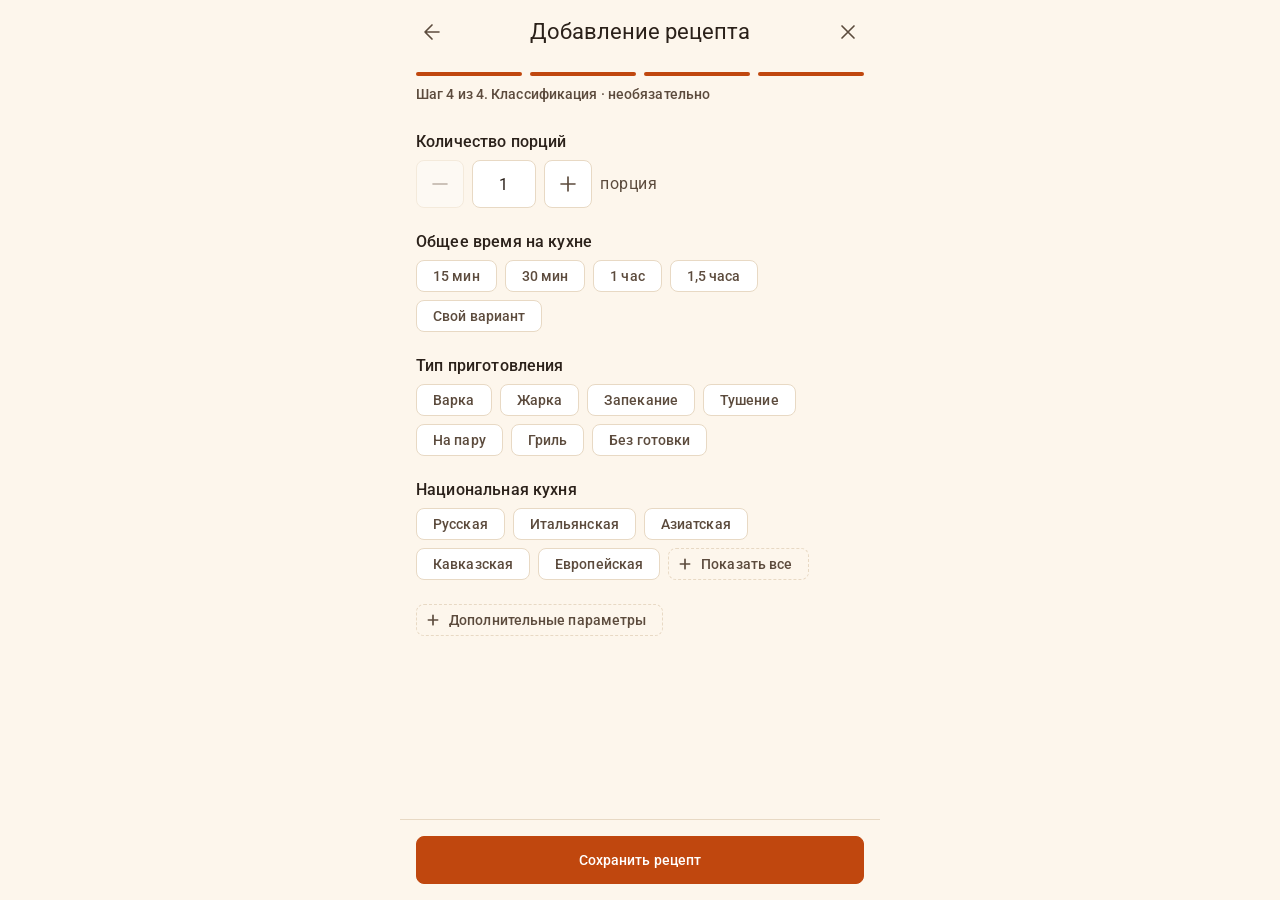
<file: screen-5.html>
<!DOCTYPE html>
<html lang="ru">
<head>
  <meta charset="utf-8">
  <meta name="viewport" content="width=device-width, initial-scale=1">
  <title>Добавление рецепта — шаг 4</title>
  <link rel="preconnect" href="https://fonts.googleapis.com">
  <link rel="preconnect" href="https://fonts.gstatic.com" crossorigin>
  <link href="https://fonts.googleapis.com/css2?family=Roboto:wght@400;500&amp;display=swap" rel="stylesheet">
  <link rel="stylesheet" href="styles.css">
  <script src="draft.js" defer></script>
  <script src="step-4.js" defer></script>
  <script src="close-dialog.js" defer></script>
</head>
<body>

<svg class="sprite" aria-hidden="true" focusable="false" xmlns="http://www.w3.org/2000/svg">
  <symbol id="i-x" viewBox="0 0 24 24"><path d="M18 6L6 18M6 6L18 18" stroke="currentColor" stroke-width="1.67" vector-effect="non-scaling-stroke" stroke-linecap="round" stroke-linejoin="round"/></symbol>
  <symbol id="i-arrow-left" viewBox="0 0 24 24"><path d="M19 12H5M12 5L5 12L12 19" stroke="currentColor" stroke-width="1.67" vector-effect="non-scaling-stroke" stroke-linecap="round" stroke-linejoin="round"/></symbol>
  <symbol id="i-plus" viewBox="0 0 24 24"><path d="M12 5V19M5 12H19" stroke="currentColor" stroke-width="1.67" vector-effect="non-scaling-stroke" stroke-linecap="round" stroke-linejoin="round"/></symbol>
  <symbol id="i-minus" viewBox="0 0 24 24"><path d="M5 12H19" stroke="currentColor" stroke-width="1.67" vector-effect="non-scaling-stroke" stroke-linecap="round" stroke-linejoin="round"/></symbol>
  <symbol id="i-chevron-down" viewBox="0 0 24 24"><path d="M6 9L12 15L18 9" stroke="currentColor" stroke-width="1.67" vector-effect="non-scaling-stroke" stroke-linecap="round" stroke-linejoin="round"/></symbol>
  <symbol id="i-check" viewBox="0 0 24 24"><path d="M20 6L9 17L4 12" stroke="currentColor" stroke-width="1.67" vector-effect="non-scaling-stroke" stroke-linecap="round" stroke-linejoin="round"/></symbol>
  <symbol id="i-search" viewBox="0 0 24 24"><path d="M21 21L16.65 16.65M19 11C19 15.4183 15.4183 19 11 19C6.58172 19 3 15.4183 3 11C3 6.58172 6.58172 3 11 3C15.4183 3 19 6.58172 19 11Z" stroke="currentColor" stroke-width="1.67" vector-effect="non-scaling-stroke" stroke-linecap="round" stroke-linejoin="round"/></symbol>
</svg>

<div class="screen" id="screen">

  <header class="formhead">
    <div class="formbar">
      <a class="btn btn--ghost btn--icon formbar__back" href="screen-4.html" aria-label="Назад"><svg class="icon" aria-hidden="true" focusable="false"><use href="#i-arrow-left"/></svg></a>
      <h1 class="formbar__title t-title-l">Добавление рецепта</h1>
      <a class="btn btn--ghost btn--icon formbar__close" href="screen-1.html" aria-label="Закрыть"><svg class="icon" aria-hidden="true" focusable="false"><use href="#i-x"/></svg></a>
    </div>
    <div class="stepper" role="group" aria-label="Шаг 4 из 4">
      <ol class="stepper__track"><li class="stepper__segment is-success"></li><li class="stepper__segment is-success"></li><li class="stepper__segment is-success"></li><li class="stepper__segment is-current" aria-current="step"></li></ol>
      <p class="stepper__label">Шаг 4 из 4. Классификация · необязательно</p>
    </div>
  </header>

  <main class="screen__main">
    <form class="form" id="recipe-form" action="screen-6.html" novalidate>

      <div class="input">
        <label class="input__label" for="servings">Количество порций</label>
        <div class="input__control"><div class="counter"><button class="btn btn--secondary btn--icon" id="servings-dec" type="button" aria-label="Уменьшить" disabled><svg class="icon" aria-hidden="true" focusable="false"><use href="#i-minus"/></svg></button><input class="input__field" id="servings" name="servings" type="text" inputmode="numeric" value="1" autocomplete="off"><button class="btn btn--secondary btn--icon" id="servings-inc" type="button" aria-label="Увеличить"><svg class="icon" aria-hidden="true" focusable="false"><use href="#i-plus"/></svg></button><span class="counter__suffix" id="servings-suffix">порция</span></div></div>
      </div>

      <div class="fieldset" role="group" aria-labelledby="total-label">
        <p class="input__label" id="total-label">Общее время на кухне</p>
        <div class="chip-group" id="total-chips" data-chips="single"><button class="chip" type="button" aria-pressed="false">15 мин</button><button class="chip" type="button" aria-pressed="false">30 мин</button><button class="chip" type="button" aria-pressed="false">1 час</button><button class="chip" type="button" aria-pressed="false">1,5 часа</button><button class="chip" type="button" aria-pressed="false" data-custom="total-custom">Свой вариант</button></div>
        <div class="form__pair form__pair--time" id="total-custom" hidden>
          <div class="input">
            <label class="input__label visually-hidden" for="total-value">Общее время, значение</label>
            <div class="input__control"><input class="input__field" id="total-value" name="total-value" type="text" inputmode="numeric" placeholder="Введите время" autocomplete="off"></div>
          </div>
          <div class="input input--select">
            <label class="input__label visually-hidden" for="total-unit">Общее время, единица</label>
            <div class="input__control">
              <select class="input__field" id="total-unit" name="total-unit"><option>мин</option><option>ч</option></select>
              <svg class="icon input__icon" aria-hidden="true" focusable="false"><use href="#i-chevron-down"/></svg>
            </div>
          </div>
        </div>
      </div>

      <div class="fieldset" role="group" aria-labelledby="cooking-label">
        <p class="input__label" id="cooking-label">Тип приготовления</p>
        <div class="chip-group" id="cooking-chips" data-chips="multi"><button class="chip" type="button" aria-pressed="false">Варка</button><button class="chip" type="button" aria-pressed="false">Жарка</button><button class="chip" type="button" aria-pressed="false">Запекание</button><button class="chip" type="button" aria-pressed="false">Тушение</button><button class="chip" type="button" aria-pressed="false">На пару</button><button class="chip" type="button" aria-pressed="false">Гриль</button><button class="chip" type="button" aria-pressed="false">Без готовки</button></div>
      </div>

      <div class="fieldset" role="group" aria-labelledby="cuisine-label">
        <p class="input__label" id="cuisine-label">Национальная кухня</p>
        <div class="chip-group" id="cuisine-chips"><button class="chip" type="button" aria-pressed="false">Русская</button><button class="chip" type="button" aria-pressed="false">Итальянская</button><button class="chip" type="button" aria-pressed="false">Азиатская</button><button class="chip" type="button" aria-pressed="false">Кавказская</button><button class="chip" type="button" aria-pressed="false">Европейская</button><button class="chip chip--more" id="cuisine-more" type="button" aria-haspopup="dialog" aria-controls="picker"><svg class="icon icon--s" aria-hidden="true" focusable="false"><use href="#i-plus"/></svg>Показать все</button></div>
      </div>

      <div>
        <button class="chip chip--more" id="more-toggle" type="button" aria-expanded="false" aria-controls="more-fields"><svg class="icon icon--s" aria-hidden="true" focusable="false"><use href="#i-plus"/></svg>Дополнительные параметры</button>
      </div>

      <div class="form__more" id="more-fields" hidden>
      <div class="fieldset" role="group" aria-labelledby="active-label">
        <p class="input__label" id="active-label">Активное время на кухне</p>
        <div class="chip-group" id="active-chips" data-chips="single"><button class="chip" type="button" aria-pressed="false">15 мин</button><button class="chip" type="button" aria-pressed="false">30 мин</button><button class="chip" type="button" aria-pressed="false">1 час</button><button class="chip" type="button" aria-pressed="false">1,5 часа</button><button class="chip" type="button" aria-pressed="false" data-custom="active-custom">Свой вариант</button></div>
        <div class="form__pair form__pair--time" id="active-custom" hidden>
          <div class="input">
            <label class="input__label visually-hidden" for="active-value">Активное время, значение</label>
            <div class="input__control"><input class="input__field" id="active-value" name="active-value" type="text" inputmode="numeric" placeholder="Введите время" autocomplete="off"></div>
          </div>
          <div class="input input--select">
            <label class="input__label visually-hidden" for="active-unit">Активное время, единица</label>
            <div class="input__control">
              <select class="input__field" id="active-unit" name="active-unit"><option>мин</option><option>ч</option></select>
              <svg class="icon input__icon" aria-hidden="true" focusable="false"><use href="#i-chevron-down"/></svg>
            </div>
          </div>
        </div>
      </div>

      <div class="input">
        <label class="input__label" for="calories">Калорийность, ккал</label>
        <div class="input__control"><input class="input__field" id="calories" name="calories" type="text" inputmode="numeric" placeholder="Например: 320" autocomplete="off"></div>
      </div>

      <div class="fieldset" role="group" aria-labelledby="features-label">
        <p class="input__label" id="features-label">Особенности блюда</p>
        <div class="chip-group" id="features-chips"><button class="chip" type="button" aria-pressed="false">Вегетарианское</button><button class="chip" type="button" aria-pressed="false">Постное</button><button class="chip" type="button" aria-pressed="false">Без глютена</button><button class="chip chip--more" id="features-more" type="button" aria-haspopup="dialog" aria-controls="picker"><svg class="icon icon--s" aria-hidden="true" focusable="false"><use href="#i-plus"/></svg>Показать все</button></div>
      </div>

      <div class="fieldset" role="group" aria-labelledby="occasion-label">
        <p class="input__label" id="occasion-label">Повод</p>
        <div class="chip-group" id="occasion-chips"><button class="chip" type="button" aria-pressed="false">На каждый день</button><button class="chip" type="button" aria-pressed="false">Праздничный стол</button><button class="chip" type="button" aria-pressed="false">Новый год</button><button class="chip chip--more" id="occasion-more" type="button" aria-haspopup="dialog" aria-controls="picker"><svg class="icon icon--s" aria-hidden="true" focusable="false"><use href="#i-plus"/></svg>Показать все</button></div>
      </div>
      </div>

    </form>
  </main>

  <div class="form__footer">
    <button class="btn btn--primary btn--block" type="submit" form="recipe-form">Сохранить рецепт</button>
  </div>

</div>

<div class="picker" id="picker" role="dialog" aria-modal="true" aria-labelledby="picker-title">
  <div class="picker__bar">
    <button class="btn btn--ghost btn--icon" id="picker-back" type="button" aria-label="Назад"><svg class="icon" aria-hidden="true" focusable="false"><use href="#i-arrow-left"/></svg></button>
    <h2 class="picker__title" id="picker-title">Национальная кухня</h2>
    <button class="btn btn--ghost" id="picker-done" type="button">Готово</button>
  </div>
  <div class="picker__search">
    <div class="input input--search">
      <label class="input__label visually-hidden" for="picker-search">Поиск</label>
      <div class="input__control"><input class="input__field" id="picker-search" type="search" placeholder="Поиск..." autocomplete="off"><svg class="icon input__icon" aria-hidden="true" focusable="false"><use href="#i-search"/></svg></div>
    </div>
  </div>
  <div class="picker__selected" id="picker-selected" hidden></div>
  <div class="picker__list" id="picker-list" role="listbox" aria-multiselectable="true" aria-label="Список"></div>
</div>

<div class="overlay overlay--center" id="exit-dialog">
  <div class="dialog" role="dialog" aria-modal="true" aria-labelledby="exit-title" aria-describedby="exit-text">
    <h2 class="dialog__title" id="exit-title">Сохранить как черновик?</h2>
    <p class="dialog__text" id="exit-text">Вы выходите из формы добавления рецепта. Черновик можно будет продолжить позже.</p>
    <div class="dialog__actions">
      <a class="btn btn--primary btn--block" href="screen-1.html">Сохранить в черновик</a>
      <a class="btn btn--secondary btn--block" id="exit-discard" href="screen-1.html">Не сохранять</a>
      <button class="btn btn--ghost btn--block" id="exit-cancel" type="button">Продолжить заполнение</button>
    </div>
  </div>
</div>

</body>
</html>
</file>
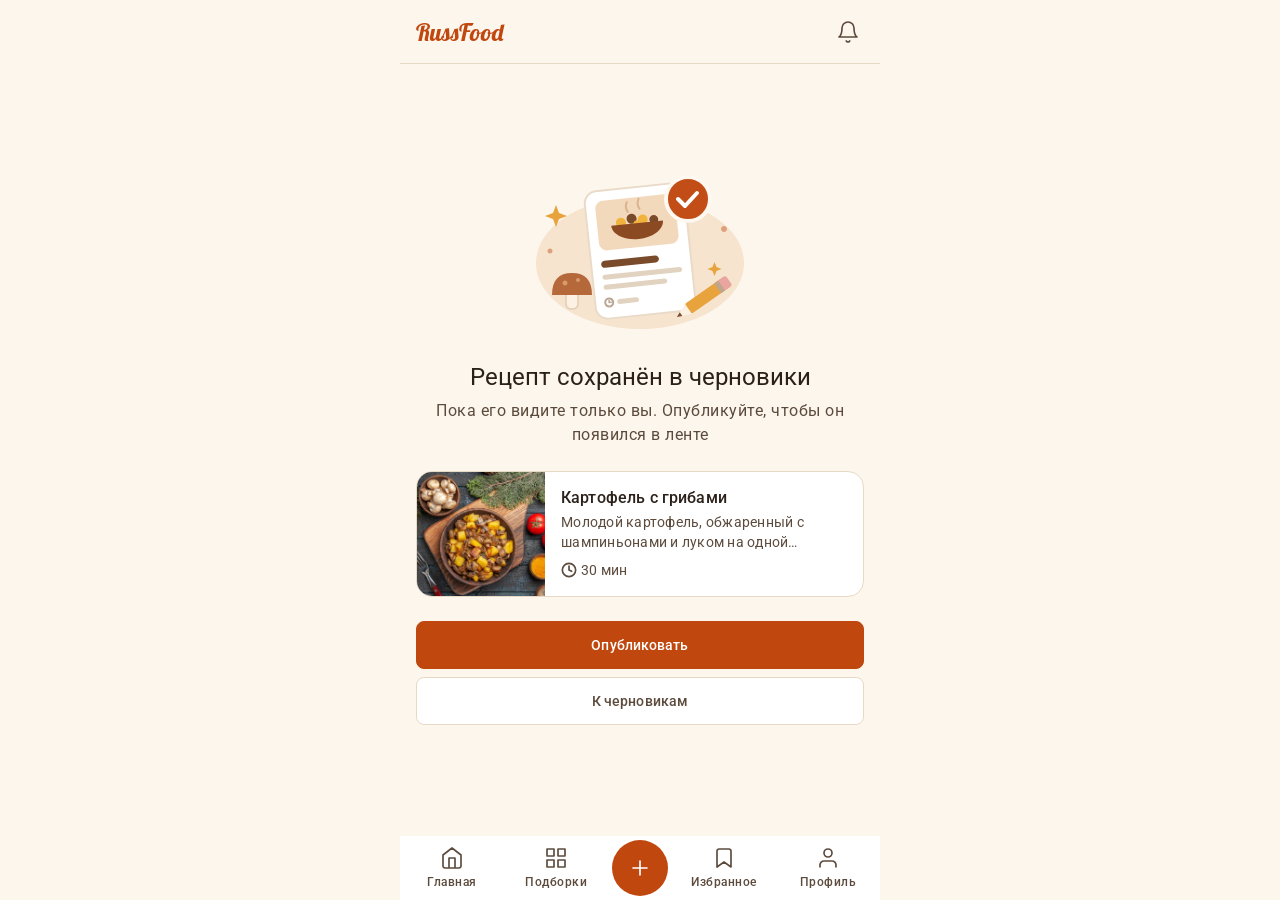
<file: screen-6.html>
<!DOCTYPE html>
<html lang="ru">
<head>
  <meta charset="utf-8">
  <meta name="viewport" content="width=device-width, initial-scale=1">
  <title>Рецепт сохранён</title>
  <link rel="preconnect" href="https://fonts.googleapis.com">
  <link rel="preconnect" href="https://fonts.gstatic.com" crossorigin>
  <link href="https://fonts.googleapis.com/css2?family=Roboto:wght@400;500&amp;family=Lobster&amp;display=swap" rel="stylesheet">
  <link rel="stylesheet" href="styles.css">
  <script src="draft.js" defer></script>
  <script src="result.js" defer></script>
  <script src="header-scroll.js" defer></script>
  <script src="add-sheet.js" defer></script>
</head>
<body>

<svg class="sprite" aria-hidden="true" focusable="false" xmlns="http://www.w3.org/2000/svg">
  <symbol id="i-bell" viewBox="0 0 24 24"><path d="M13.73 21C13.5542 21.3031 13.3018 21.5547 12.9982 21.7295C12.6946 21.9044 12.3504 21.9965 12 21.9965C11.6496 21.9965 11.3054 21.9044 11.0018 21.7295C10.6982 21.5547 10.4458 21.3031 10.27 21M18 8C18 6.4087 17.3679 4.88258 16.2426 3.75736C15.1174 2.63214 13.5913 2 12 2C10.4087 2 8.88258 2.63214 7.75736 3.75736C6.63214 4.88258 6 6.4087 6 8C6 15 3 17 3 17H21C21 17 18 15 18 8Z" stroke="currentColor" stroke-width="1.67" vector-effect="non-scaling-stroke" stroke-linecap="round" stroke-linejoin="round"/></symbol>
  <symbol id="i-arrow-right" viewBox="0 0 24 24"><path d="M5 12H19M12 19L19 12L12 5" stroke="currentColor" stroke-width="1.67" vector-effect="non-scaling-stroke" stroke-linecap="round" stroke-linejoin="round"/></symbol>
  <symbol id="i-x" viewBox="0 0 24 24"><path d="M18 6L6 18M6 6L18 18" stroke="currentColor" stroke-width="1.67" vector-effect="non-scaling-stroke" stroke-linecap="round" stroke-linejoin="round"/></symbol>
  <symbol id="i-recipe-add" viewBox="0 0 24 24"><path d="M4 9H20" stroke="currentColor" stroke-width="1.67" vector-effect="non-scaling-stroke" stroke-linecap="round" stroke-linejoin="round"/><path d="M5 9V17C5 18.6569 6.34315 20 8 20H16C17.6569 20 19 18.6569 19 17V9" stroke="currentColor" stroke-width="1.67" vector-effect="non-scaling-stroke" stroke-linecap="round" stroke-linejoin="round"/><path d="M12 5V9" stroke="currentColor" stroke-width="1.67" vector-effect="non-scaling-stroke" stroke-linecap="round" stroke-linejoin="round"/><path d="M2 13H5M19 13H22" stroke="currentColor" stroke-width="1.67" vector-effect="non-scaling-stroke" stroke-linecap="round" stroke-linejoin="round"/></symbol>
  <symbol id="i-edit-3" viewBox="0 0 24 24"><path d="M12 20H21M16.5 3.49998C16.8978 3.10216 17.4374 2.87866 18 2.87866C18.2786 2.87866 18.5544 2.93353 18.8118 3.04014C19.0692 3.14674 19.303 3.303 19.5 3.49998C19.697 3.69697 19.8532 3.93082 19.9598 4.18819C20.0665 4.44556 20.1213 4.72141 20.1213 4.99998C20.1213 5.27856 20.0665 5.55441 19.9598 5.81178C19.8532 6.06915 19.697 6.303 19.5 6.49998L7 19L3 20L4 16L16.5 3.49998Z" stroke="currentColor" stroke-width="1.67" vector-effect="non-scaling-stroke" stroke-linecap="round" stroke-linejoin="round"/></symbol>
  <symbol id="i-plus" viewBox="0 0 24 24"><path d="M12 5V19M5 12H19" stroke="currentColor" stroke-width="1.67" vector-effect="non-scaling-stroke" stroke-linecap="round" stroke-linejoin="round"/></symbol>
  <symbol id="i-home" viewBox="0 0 24 24"><path d="M9 22V12H15V22M3 9L12 2L21 9V20C21 20.5304 20.7893 21.0391 20.4142 21.4142C20.0391 21.7893 19.5304 22 19 22H5C4.46957 22 3.96086 21.7893 3.58579 21.4142C3.21071 21.0391 3 20.5304 3 20V9Z" stroke="currentColor" stroke-width="1.67" vector-effect="non-scaling-stroke" stroke-linecap="round" stroke-linejoin="round"/></symbol>
  <symbol id="i-search" viewBox="0 0 24 24"><path d="M21 21L16.65 16.65M19 11C19 15.4183 15.4183 19 11 19C6.58172 19 3 15.4183 3 11C3 6.58172 6.58172 3 11 3C15.4183 3 19 6.58172 19 11Z" stroke="currentColor" stroke-width="1.67" vector-effect="non-scaling-stroke" stroke-linecap="round" stroke-linejoin="round"/></symbol>
  <symbol id="i-grid" viewBox="0 0 24 24"><path d="M10 3H3V10H10V3Z" stroke="currentColor" stroke-width="1.67" vector-effect="non-scaling-stroke" stroke-linecap="round" stroke-linejoin="round"/><path d="M21 3H14V10H21V3Z" stroke="currentColor" stroke-width="1.67" vector-effect="non-scaling-stroke" stroke-linecap="round" stroke-linejoin="round"/><path d="M21 14H14V21H21V14Z" stroke="currentColor" stroke-width="1.67" vector-effect="non-scaling-stroke" stroke-linecap="round" stroke-linejoin="round"/><path d="M10 14H3V21H10V14Z" stroke="currentColor" stroke-width="1.67" vector-effect="non-scaling-stroke" stroke-linecap="round" stroke-linejoin="round"/></symbol>
  <symbol id="i-bookmark" viewBox="0 0 24 24"><path d="M19 21L12 16L5 21V5C5 4.46957 5.21071 3.96086 5.58579 3.58579C5.96086 3.21071 6.46957 3 7 3H17C17.5304 3 18.0391 3.21071 18.4142 3.58579C18.7893 3.96086 19 4.46957 19 5V21Z" stroke="currentColor" stroke-width="1.67" vector-effect="non-scaling-stroke" stroke-linecap="round" stroke-linejoin="round"/></symbol>
  <symbol id="i-user" viewBox="0 0 24 24"><path d="M20 21V19C20 17.9391 19.5786 16.9217 18.8284 16.1716C18.0783 15.4214 17.0609 15 16 15H8C6.93913 15 5.92172 15.4214 5.17157 16.1716C4.42143 16.9217 4 17.9391 4 19V21M16 7C16 9.20914 14.2091 11 12 11C9.79086 11 8 9.20914 8 7C8 4.79086 9.79086 3 12 3C14.2091 3 16 4.79086 16 7Z" stroke="currentColor" stroke-width="1.67" vector-effect="non-scaling-stroke" stroke-linecap="round" stroke-linejoin="round"/></symbol>
  <symbol id="i-clock" viewBox="0 0 24 24"><path d="M12.0003 5.99983V12.0003L16.0006 14.0005M22.0011 12.0003C22.0011 17.5236 17.5236 22.0011 12.0003 22.0011C6.47702 22.0011 1.99951 17.5236 1.99951 12.0003C1.99951 6.47702 6.47702 1.99951 12.0003 1.99951C17.5236 1.99951 22.0011 6.47702 22.0011 12.0003Z" stroke="currentColor" stroke-width="1.67" vector-effect="non-scaling-stroke" stroke-linecap="round" stroke-linejoin="round"/></symbol>
</svg>

<div class="screen">

  <header class="topbar">
    <a class="topbar__logo" href="screen-1.html">RussFood</a>
    <button class="btn btn--ghost btn--icon" type="button" aria-label="Уведомления"><svg class="icon" aria-hidden="true" focusable="false"><use href="#i-bell"/></svg></button>
  </header>

  <main class="screen__main result">

    <img class="result__illustration" src="images/web/result-illustration.svg" alt="" width="240" height="180">

    <div class="result__text">
      <h1 class="t-headline-s">Рецепт сохранён в черновики</h1>
      <p class="t-body-l text-secondary">Пока его видите только вы. Опубликуйте, чтобы он появился в ленте</p>
    </div>

    <article class="result__card"><a class="card card--horizontal" id="result-card" href="screen-1.html"><img class="card__media" id="result-cover" src="images/web/potatoes-mushrooms.jpg" alt="" loading="lazy"><div class="card__body"><h2 class="card__title" id="result-title">Картофель с грибами</h2><p class="card__text" id="result-text">Молодой картофель, обжаренный с шампиньонами и луком на одной сковороде</p><p class="card__meta" id="result-meta"><svg class="icon icon--s" aria-hidden="true" focusable="false"><use href="#i-clock"/></svg><span id="result-time">30 мин</span></p></div></a></article>

    <div class="result__actions">
      <a class="btn btn--primary btn--block" href="screen-1.html">Опубликовать</a>
      <a class="btn btn--secondary btn--block" href="screen-1.html">К черновикам</a>
    </div>

  </main>

  <nav class="tabbar" aria-label="Основная навигация">
    <a class="tabbar__item" href="screen-1.html"><svg class="icon" aria-hidden="true" focusable="false"><use href="#i-home"/></svg>Главная</a>
    <a class="tabbar__item" href="#"><svg class="icon" aria-hidden="true" focusable="false"><use href="#i-grid"/></svg>Подборки</a>
    <a class="tabbar__item tabbar__item--add" id="add-trigger" href="screen-2.html?new" role="button" aria-haspopup="dialog" aria-expanded="false" aria-label="Добавить"><span class="tabbar__add"><svg class="icon" aria-hidden="true" focusable="false"><use href="#i-plus"/></svg></span></a>
    <a class="tabbar__item" href="#"><svg class="icon" aria-hidden="true" focusable="false"><use href="#i-bookmark"/></svg>Избранное</a>
    <a class="tabbar__item" href="#"><svg class="icon" aria-hidden="true" focusable="false"><use href="#i-user"/></svg>Профиль</a>
  </nav>

</div>

<div class="overlay" id="add-sheet">
  <div class="sheet" role="dialog" aria-modal="true" aria-label="Что добавить">
    <span class="sheet__handle" aria-hidden="true"></span>
    <ul>
      <li><a class="sheet__item" href="screen-2.html?new"><svg class="icon" aria-hidden="true" focusable="false"><use href="#i-recipe-add"/></svg>Добавить рецепт</a></li>
      <li><a class="sheet__item" href="#"><svg class="icon" aria-hidden="true" focusable="false"><use href="#i-edit-3"/></svg>Написать статью</a></li>
    </ul>
  </div>
</div>

</body>
</html>
</file>
<file: styles.css>
/* ==========================================================================
   RussianFood — мобильная версия. Все значения из /tokens/tokens.json
   ========================================================================== */

/* 1. Токены ---------------------------------------------------------------- */
:root {
  --color-primary: #C0470E;
  --color-primary-hover: #9C3A0C;
  --color-primary-pressed: #7A2D09;
  --color-primary-subtle: #FFEFE3;
  --color-on-primary: #FFFFFF;
  --color-focus-ring: #C0470E;
  --color-text-primary: #2B211A;
  --color-text-secondary: #5C4B3D;
  --color-text-muted: #75614F;
  --color-bg: #FDF6EC;
  --color-surface: #FFFFFF;
  --color-surface-2: #F7EAD3;
  --color-border: #E8D9C4;
  --color-border-strong: #8F7B67;
  --color-error: #B3261E;
  --color-success: #2A7430;
  --color-warning: #8A5A00;
  --color-error-subtle: #FCE4E1;
  --color-success-subtle: #E3F1E1;
  --color-warning-subtle: #FBEFD2;

  --font-base: "Roboto", system-ui, -apple-system, "Segoe UI", Arial, sans-serif;
  --font-logo: "Lobster", cursive;
  --type-headline-l: 400 32px/40px var(--font-base);
  --type-headline-l-ls: 0px;
  --type-headline-s: 400 24px/28px var(--font-base);
  --type-headline-s-ls: 0px;
  --type-title-l: 400 22px/28px var(--font-base);
  --type-title-l-ls: 0px;
  --type-title-m: 500 16px/20px var(--font-base);
  --type-title-m-ls: 0.15px;
  --type-body-l: 400 16px/24px var(--font-base);
  --type-body-l-ls: 0.5px;
  --type-body-m: 400 14px/20px var(--font-base);
  --type-body-m-ls: 0.25px;
  --type-label-l: 500 14px/20px var(--font-base);
  --type-label-l-ls: 0.1px;
  --type-label-m: 500 12px/16px var(--font-base);
  --type-label-m-ls: 0.5px;

  --space-4: 4px;
  --space-8: 8px;
  --space-16: 16px;
  --space-24: 24px;
  --space-32: 32px;
  --space-40: 40px;
  --space-48: 48px;
  --space-56: 56px;
  --space-64: 64px;

  --radius-sm: 8px;
  --radius-md: 16px;
  --radius-full: 999px;
  --radius-xs: 4px;

  --shadow-1: 0 2px 8px rgba(43, 33, 26, 0.12);

  --size-control-l: 48px;
  --size-control-m: 40px;
  --size-chip: 32px;
  --size-badge: 24px;
  --size-check: 24px;
  --size-tap-target: 48px;
  --size-icon-s: 16px;
  --size-icon-m: 24px;
  --size-radio-dot: 12px;
  --size-textarea-min-height: 128px;
  --size-card-media-horizontal: 128px;
  --size-card-horizontal-height: 124px; /* 16 + название 20 + 4 + описание 40 + 8 + мета 20 + 16 */
  --size-upload-min-height: 160px;
  --size-dialog-max-width: 352px;
  --size-dropdown-max-height: 320px;
  --size-select-narrow: 96px;
  --size-scroll-offset: 128px;
  --size-content-max-width: 480px;

  --border-width: 1px;
  --focus-ring-width: 2px;
  --focus-ring-offset: 2px;

  --opacity-disabled: 0.4;
  --opacity-overlay-fill: 0.9;
  --overlay-scrim: rgba(43, 33, 26, 0.48);

  --motion-fast: 200ms ease;
  --motion-spinner: 800ms linear;

}

/* 2. База ------------------------------------------------------------------ */
*,
*::before,
*::after { box-sizing: border-box; }

html { -webkit-text-size-adjust: 100%; }

body {
  margin: 0;
  background: var(--color-bg);
  color: var(--color-text-primary);
  font: var(--type-body-l);
  letter-spacing: var(--type-body-l-ls);
}

h1, h2, h3, p, ol, ul, fieldset { margin: 0; padding: 0; }
ol, ul { list-style: none; }

button, input, select, textarea {
  font: inherit;
  letter-spacing: inherit;
  color: inherit;
}

[hidden] { display: none !important; }

.t-headline-l { font: var(--type-headline-l); letter-spacing: var(--type-headline-l-ls); }
.t-headline-s { font: var(--type-headline-s); letter-spacing: var(--type-headline-s-ls); }
.t-title-l { font: var(--type-title-l); letter-spacing: var(--type-title-l-ls); }
.t-title-m { font: var(--type-title-m); letter-spacing: var(--type-title-m-ls); }
.t-body-l { font: var(--type-body-l); letter-spacing: var(--type-body-l-ls); }
.t-body-m { font: var(--type-body-m); letter-spacing: var(--type-body-m-ls); }
.t-label-l { font: var(--type-label-l); letter-spacing: var(--type-label-l-ls); }
.t-label-m { font: var(--type-label-m); letter-spacing: var(--type-label-m-ls); }

.text-secondary { color: var(--color-text-secondary); }
.text-muted { color: var(--color-text-muted); }
.optional {
  color: var(--color-text-muted);
  font: var(--type-body-l);
  letter-spacing: var(--type-body-l-ls);
}

/* 3. Иконки и спиннер ------------------------------------------------------ */
.icon {
  flex: none;
  width: var(--size-icon-m);
  height: var(--size-icon-m);
  fill: none;
}
.icon--s {
  width: var(--size-icon-s);
  height: var(--size-icon-s);
}

.spinner,
.btn.is-loading::before,
.message.is-loading::before,
.input.is-loading .input__control::after {
  content: "";
  display: block;
  flex: none;
  width: var(--size-icon-s);
  height: var(--size-icon-s);
  border: var(--focus-ring-width) solid currentColor;
  border-right-color: transparent;
  border-radius: var(--radius-full);
  animation: spin var(--motion-spinner) infinite;
}

@keyframes spin {
  to { transform: rotate(360deg); }
}

/* 4. Кнопка .btn ----------------------------------------------------------- */
.btn {
  position: relative;
  display: inline-flex;
  align-items: center;
  justify-content: center;
  gap: var(--space-8);
  min-height: var(--size-control-l);
  padding: 0 var(--space-24);
  border: var(--border-width) solid transparent;
  border-radius: var(--radius-sm);
  font: var(--type-label-l);
  letter-spacing: var(--type-label-l-ls);
  text-decoration: none;
  white-space: nowrap;
  cursor: pointer;
  transition: background-color var(--motion-fast), border-color var(--motion-fast), color var(--motion-fast);
}

.btn--m {
  min-height: var(--size-control-m);
  padding: 0 var(--space-16);
}

.btn--block {
  display: flex;
  width: 100%;
}

.btn--icon {
  width: var(--size-control-l);
  padding: 0;
}
.btn--icon.btn--m { width: var(--size-control-m); }

.btn:focus-visible,
.btn.is-focus-visible {
  outline: var(--focus-ring-width) solid var(--color-focus-ring);
  outline-offset: var(--focus-ring-offset);
}

/* primary */
.btn--primary {
  background: var(--color-primary);
  border-color: var(--color-primary);
  color: var(--color-on-primary);
}
.btn--primary:hover,
.btn--primary.is-hover {
  background: var(--color-primary-hover);
  border-color: var(--color-primary-hover);
}
.btn--primary:active,
.btn--primary.is-active {
  background: var(--color-primary-pressed);
  border-color: var(--color-primary-pressed);
}
.btn--primary.is-success {
  background: var(--color-success);
  border-color: var(--color-success);
  color: var(--color-on-primary);
}

/* secondary */
.btn--secondary {
  background: var(--color-surface);
  border-color: var(--color-border);
  color: var(--color-text-secondary);
}
.btn--secondary:hover,
.btn--secondary.is-hover {
  background: var(--color-surface-2);
  border-color: var(--color-border-strong);
}
.btn--secondary:active,
.btn--secondary.is-active {
  background: var(--color-primary-subtle);
  border-color: var(--color-primary);
  color: var(--color-primary);
}
.btn--secondary.is-success {
  background: var(--color-success-subtle);
  border-color: var(--color-success);
  color: var(--color-success);
}

/* ghost */
.btn--ghost {
  background: transparent;
  color: var(--color-primary);
}
.btn--ghost:hover,
.btn--ghost.is-hover {
  background: var(--color-surface-2);
  color: var(--color-primary-hover);
}
.btn--ghost:active,
.btn--ghost.is-active {
  background: var(--color-surface-2);
  color: var(--color-primary-pressed);
}
.btn--ghost.is-success {
  background: transparent;
  color: var(--color-success);
}

.btn--icon.btn--ghost { color: var(--color-text-secondary); }
.btn--icon.btn--ghost:hover,
.btn--icon.btn--ghost.is-hover,
.btn--icon.btn--ghost:active,
.btn--icon.btn--ghost.is-active { color: var(--color-text-secondary); }

.btn.is-loading { pointer-events: none; }

.btn:disabled,
.btn[aria-disabled="true"] {
  opacity: var(--opacity-disabled);
  cursor: not-allowed;
  pointer-events: none;
}

/* 5. Сообщение под полем .message ------------------------------------------ */
.message {
  display: flex;
  align-items: flex-start;
  gap: var(--space-8);
  font: var(--type-body-m);
  letter-spacing: var(--type-body-m-ls);
  color: var(--color-text-muted);
}
.message .icon,
.message.is-loading::before { margin-top: calc((1lh - var(--size-icon-s)) / 2); }
.message.is-error { color: var(--color-error); }
.message.is-success { color: var(--color-success); }

/* 6. Инпут .input (текст, textarea, select) -------------------------------- */
.input {
  display: flex;
  flex-direction: column;
  gap: var(--space-8);
  min-width: 0;
}

.input__label {
  font: var(--type-title-m);
  letter-spacing: var(--type-title-m-ls);
  color: var(--color-text-primary);
}


.input__control {
  position: relative;
  display: block;
}

.input__field {
  display: block;
  width: 100%;
  height: var(--size-control-l);
  padding: 0 var(--space-16);
  border: var(--border-width) solid var(--color-border);
  border-radius: var(--radius-sm);
  background: var(--color-surface);
  color: var(--color-text-primary);
  font: var(--type-body-l);
  letter-spacing: var(--type-body-l-ls);
  transition: border-color var(--motion-fast), background-color var(--motion-fast);
}

.input__field::placeholder {
  color: var(--color-text-muted);
  opacity: 1;
}

.input__field--textarea {
  height: auto;
  min-height: var(--size-textarea-min-height);
  padding: var(--space-16);
  resize: vertical;
}

.input__field:hover,
.input.is-hover .input__field {
  border-color: var(--color-text-secondary);
}

.input__field:active,
.input.is-active .input__field {
  border-color: var(--color-primary);
}

.input__field:focus-visible,
.input.is-focus-visible .input__field {
  border-color: var(--color-primary);
  outline: var(--focus-ring-width) solid var(--color-focus-ring);
  outline-offset: var(--focus-ring-offset);
}

.input__field:disabled {
  background: var(--color-surface-2);
  opacity: var(--opacity-disabled);
  cursor: not-allowed;
}

.input.is-error .input__field { border-color: var(--color-error); }
.input.is-success .input__field { border-color: var(--color-success); }

.input.is-loading .input__field {
  padding-right: calc(var(--space-16) + var(--size-icon-s) + var(--space-8));
}
.input.is-loading .input__control::after {
  position: absolute;
  top: 50%;
  right: var(--space-16);
  margin-top: calc(var(--size-icon-s) / -2);
  color: var(--color-primary);
}

.input__footer {
  display: flex;
  justify-content: space-between;
  gap: var(--space-16);
}

.input__hint,
.input__counter {
  font: var(--type-body-m);
  letter-spacing: var(--type-body-m-ls);
  color: var(--color-text-muted);
}
.input__counter { flex: none; }

/* select */
.input--select .input__field {
  appearance: none;
  -webkit-appearance: none;
  padding-right: var(--space-48);
  cursor: pointer;
}
.input--select.is-empty .input__field { color: var(--color-text-muted); }
.input--select .input__icon {
  position: absolute;
  top: 50%;
  right: var(--space-16);
  margin-top: calc(var(--size-icon-m) / -2);
  color: var(--color-text-secondary);
  pointer-events: none;
}
.input--select .input__field:disabled + .input__icon { opacity: var(--opacity-disabled); }
.input--select.is-loading .input__icon { display: none; }

/* search: иконка лупы слева */
.input--search .input__field {
  appearance: none;
  -webkit-appearance: none;
  padding-left: var(--space-48);
}
.input--search .input__field::-webkit-search-cancel-button,
.input--search .input__field::-webkit-search-decoration {
  -webkit-appearance: none;
  display: none;
}
.input--search .input__icon {
  position: absolute;
  top: 50%;
  left: var(--space-16);
  margin-top: calc(var(--size-icon-m) / -2);
  color: var(--color-text-secondary);
  pointer-events: none;
}
.input--search .input__field:disabled + .input__icon { opacity: var(--opacity-disabled); }

/* 7. Чекбокс и радио ------------------------------------------------------- */
.fieldset {
  display: flex;
  flex-direction: column;
  gap: var(--space-8);
  min-width: 0;
  border: 0;
}
.fieldset__legend {
  padding: 0;
  font: var(--type-title-m);
  letter-spacing: var(--type-title-m-ls);
}

.checkbox,
.radio {
  position: relative;
  display: inline-flex;
  align-items: center;
  gap: var(--space-8);
  min-height: var(--size-tap-target);
  font: var(--type-body-l);
  letter-spacing: var(--type-body-l-ls);
  color: var(--color-text-primary);
  cursor: pointer;
}

.checkbox__input,
.radio__input {
  position: absolute;
  top: 50%;
  left: 0;
  width: var(--size-check);
  height: var(--size-check);
  margin: calc(var(--size-check) / -2) 0 0;
  opacity: 0;
  cursor: inherit;
}

.checkbox__box,
.radio__box {
  flex: none;
  display: inline-flex;
  align-items: center;
  justify-content: center;
  width: var(--size-check);
  height: var(--size-check);
  border: var(--border-width) solid var(--color-border-strong);
  background: var(--color-surface);
  color: var(--color-on-primary);
  transition: background-color var(--motion-fast), border-color var(--motion-fast);
}
.checkbox__box { border-radius: var(--radius-xs); }
.radio__box { border-radius: var(--radius-full); }

.checkbox__box .icon {
  display: none;
  width: var(--size-icon-s);
  height: var(--size-icon-s);
}

.radio__box::after {
  content: "";
  width: var(--size-radio-dot);
  height: var(--size-radio-dot);
  border-radius: var(--radius-full);
  background: var(--color-primary);
  transform: scale(0);
  transition: transform var(--motion-fast), background-color var(--motion-fast);
}

/* hover */
.checkbox:hover .checkbox__box,
.checkbox.is-hover .checkbox__box,
.radio:hover .radio__box,
.radio.is-hover .radio__box {
  border-color: var(--color-text-secondary);
}

/* checked */
.checkbox__input:checked + .checkbox__box,
.checkbox.is-indeterminate .checkbox__box {
  background: var(--color-primary);
  border-color: var(--color-primary);
}
.checkbox__input:checked + .checkbox__box .icon--check { display: block; }
.checkbox.is-indeterminate .checkbox__box .icon--check { display: none; }
.checkbox.is-indeterminate .checkbox__box .icon--minus { display: block; }

.radio__input:checked + .radio__box { border-color: var(--color-primary); }
.radio__input:checked + .radio__box::after { transform: scale(1); }

/* checked + hover */
.checkbox:hover .checkbox__input:checked + .checkbox__box,
.checkbox.is-hover .checkbox__input:checked + .checkbox__box,
.checkbox.is-indeterminate:hover .checkbox__box,
.checkbox.is-indeterminate.is-hover .checkbox__box {
  background: var(--color-primary-hover);
  border-color: var(--color-primary-hover);
}
.radio:hover .radio__input:checked + .radio__box,
.radio.is-hover .radio__input:checked + .radio__box {
  border-color: var(--color-primary-hover);
}
.radio:hover .radio__input:checked + .radio__box::after,
.radio.is-hover .radio__input:checked + .radio__box::after {
  background: var(--color-primary-hover);
}

/* active */
.checkbox:active .checkbox__box,
.checkbox.is-active .checkbox__box,
.radio:active .radio__box,
.radio.is-active .radio__box {
  background: var(--color-surface-2);
}
.checkbox:active .checkbox__input:checked + .checkbox__box,
.checkbox.is-active .checkbox__input:checked + .checkbox__box,
.checkbox.is-indeterminate:active .checkbox__box,
.checkbox.is-indeterminate.is-active .checkbox__box {
  background: var(--color-primary-pressed);
  border-color: var(--color-primary-pressed);
}
.radio:active .radio__input:checked + .radio__box,
.radio.is-active .radio__input:checked + .radio__box {
  border-color: var(--color-primary-pressed);
}
.radio:active .radio__input:checked + .radio__box::after,
.radio.is-active .radio__input:checked + .radio__box::after {
  background: var(--color-primary-pressed);
}

/* focus-visible */
.checkbox__input:focus-visible + .checkbox__box,
.checkbox.is-focus-visible .checkbox__box,
.radio__input:focus-visible + .radio__box,
.radio.is-focus-visible .radio__box {
  outline: var(--focus-ring-width) solid var(--color-focus-ring);
  outline-offset: var(--focus-ring-offset);
}

/* error */
.checkbox.is-error .checkbox__box,
.radio.is-error .radio__box {
  border-color: var(--color-error);
}

/* disabled */
.checkbox__input:disabled + .checkbox__box,
.checkbox__input:disabled ~ .checkbox__label,
.radio__input:disabled + .radio__box,
.radio__input:disabled ~ .radio__label {
  opacity: var(--opacity-disabled);
  cursor: not-allowed;
}

/* 8. Бейдж .badge ---------------------------------------------------------- */
.badge {
  display: inline-flex;
  align-items: center;
  gap: var(--space-4);
  height: var(--size-badge);
  padding: 0 var(--space-8);
  border-radius: var(--radius-full);
  background: var(--color-surface-2);
  color: var(--color-text-secondary);
  font: var(--type-label-m);
  letter-spacing: var(--type-label-m-ls);
  white-space: nowrap;
}
.badge--primary { background: var(--color-primary-subtle); color: var(--color-primary-hover); }
.badge--success { background: var(--color-success-subtle); color: var(--color-success); }
.badge--warning { background: var(--color-warning-subtle); color: var(--color-warning); }
.badge--error { background: var(--color-error-subtle); color: var(--color-error); }

/* 9. Чипс .chip ------------------------------------------------------------ */
.chip-group {
  display: flex;
  flex-wrap: wrap;
  gap: var(--space-8);
}

.chip {
  position: relative;
  display: inline-flex;
  align-items: center;
  justify-content: center;
  height: var(--size-chip);
  padding: 0 var(--space-16);
  border: var(--border-width) solid var(--color-border);
  border-radius: var(--radius-sm);
  background: var(--color-surface);
  color: var(--color-text-secondary);
  font: var(--type-label-l);
  letter-spacing: var(--type-label-l-ls);
  white-space: nowrap;
  cursor: pointer;
  transition: background-color var(--motion-fast), border-color var(--motion-fast), color var(--motion-fast);
}
.chip::after {
  content: "";
  position: absolute;
  inset: calc(var(--space-8) * -1) 0;
}

.chip:hover,
.chip.is-hover {
  background: var(--color-surface-2);
  border-color: var(--color-border-strong);
}

.chip:active,
.chip.is-active {
  background: var(--color-primary-subtle);
  border-color: var(--color-primary);
  color: var(--color-primary);
}

.chip[aria-pressed="true"] {
  background: var(--color-primary-subtle);
  border-color: var(--color-primary);
  color: var(--color-primary);
}
.chip[aria-pressed="true"]:hover,
.chip[aria-pressed="true"].is-hover {
  border-color: var(--color-primary-hover);
  color: var(--color-primary-hover);
}
.chip[aria-pressed="true"]:active,
.chip[aria-pressed="true"].is-active {
  border-color: var(--color-primary-pressed);
  color: var(--color-primary-pressed);
}

.chip:focus-visible,
.chip.is-focus-visible {
  outline: var(--focus-ring-width) solid var(--color-focus-ring);
  outline-offset: var(--focus-ring-offset);
}

.chip:disabled {
  opacity: var(--opacity-disabled);
  cursor: not-allowed;
  pointer-events: none;
}

/* 10. Карточка рецепта .card ----------------------------------------------- */
.card {
  display: flex;
  flex-direction: column;
  overflow: hidden;
  border: var(--border-width) solid var(--color-border);
  border-radius: var(--radius-md);
  background: var(--color-surface);
  color: var(--color-text-primary);
  text-decoration: none;
  transition: border-color var(--motion-fast), background-color var(--motion-fast);
}

.card__media {
  display: block;
  width: 100%;
  aspect-ratio: 16 / 9;
  object-fit: cover;
  background: var(--color-surface-2);
}
.card__media--sample {
  background: linear-gradient(135deg, var(--color-primary), var(--color-surface-2));
}

.card__body {
  display: flex;
  flex-direction: column;
  align-items: flex-start;
  gap: var(--space-8);
  padding: var(--space-16);
}

.card__title {
  font: var(--type-title-m);
  letter-spacing: var(--type-title-m-ls);
}

/* мета: мини-иконка 16px (время приготовления или чтения) + текст через 4px */
.card__meta {
  display: flex;
  align-items: center;
  gap: var(--space-4);
  font: var(--type-body-m);
  letter-spacing: var(--type-body-m-ls);
  color: var(--color-text-secondary);
}

.card:hover,
.card.is-hover { border-color: var(--color-border-strong); }

.card:active,
.card.is-active {
  background: var(--color-surface-2);
  border-color: var(--color-border-strong);
}

.card:focus-visible,
.card.is-focus-visible {
  outline: var(--focus-ring-width) solid var(--color-focus-ring);
  outline-offset: var(--focus-ring-offset);
}

.card[aria-disabled="true"] {
  opacity: var(--opacity-disabled);
  cursor: not-allowed;
  pointer-events: none;
}

/* без обложки: заливка surface-2, название и мета поверх */
.card.is-empty .card__body {
  aspect-ratio: 16 / 9;
  justify-content: flex-end;
  background: var(--color-surface-2);
}
.card.is-empty .card__badge {
  margin-bottom: auto;
  background: var(--color-surface);
}
.card.is-empty:active,
.card.is-empty.is-active { background: var(--color-surface); }

/* 10a. Карточка горизонтальная .card--horizontal --------------------------- */
.card--horizontal { flex-direction: row; }

.card--horizontal .card__media {
  flex: none;
  width: var(--size-card-media-horizontal);
  height: var(--size-card-horizontal-height); /* фиксированная: обложка любых пропорций не растягивает карточку */
  aspect-ratio: auto;
}

.card--horizontal .card__body {
  flex: 1;
  min-width: 0;
  height: var(--size-card-horizontal-height);
}

/* название в одну строку, чтобы высота текстовой области не менялась */
.card--horizontal .card__title {
  align-self: stretch;
  overflow: hidden;
  white-space: nowrap;
  text-overflow: ellipsis;
}

.card--horizontal .card__meta { margin-top: auto; }

.card__text {
  margin-top: calc(var(--space-4) * -1); /* заголовок и описание — через 4px, мета через gap 8 */
  display: -webkit-box;
  -webkit-box-orient: vertical;
  -webkit-line-clamp: 2;
  line-clamp: 2;
  overflow: hidden;
  height: var(--space-40); /* фиксированная высота: 2 строки body-m по 20px */
  font: var(--type-body-m);
  letter-spacing: var(--type-body-m-ls);
  color: var(--color-text-secondary);
}

/* без обложки: колонки с картинкой нет, тело залито surface-2 */
.card--horizontal.is-empty .card__body {
  aspect-ratio: auto;
  justify-content: flex-start;
}

/* 11. Степпер .stepper ----------------------------------------------------- */
.stepper {
  display: flex;
  flex-direction: column;
  gap: var(--space-8);
}
.stepper__track {
  display: grid;
  grid-template-columns: repeat(4, minmax(0, 1fr));
  gap: var(--space-8);
}
.stepper__segment {
  height: var(--space-4);
  border-radius: var(--radius-full);
  background: var(--color-border);
}
.stepper__segment.is-success,
.stepper__segment.is-current { background: var(--color-primary); }
.stepper__label {
  font: var(--type-label-l);
  letter-spacing: var(--type-label-l-ls);
  color: var(--color-text-secondary);
}

/* 12. Зона загрузки обложки .upload ---------------------------------------- */
.upload {
  position: relative;
  display: flex;
  flex-direction: column;
  gap: var(--space-8);
}
.upload__input {
  position: absolute;
  inset: 0 0 auto 0;
  width: 100%;
  height: 100%;
  margin: 0;
  opacity: 0;
  cursor: pointer;
}
.upload__frame {
  display: flex;
  flex-direction: column;
  align-items: center;
  justify-content: center;
  gap: var(--space-8);
  min-height: var(--size-upload-min-height); /* 160: при загрузке зона не меняет высоту */
  padding: calc(var(--space-32) - var(--border-width)) var(--space-24); /* с рамкой 1px — 32 сверху и снизу */
  border: var(--border-width) dashed var(--color-border);
  border-radius: var(--radius-md);
  background: var(--color-surface);
  color: var(--color-text-secondary);
  text-align: center;
  cursor: pointer;
  transition: background-color var(--motion-fast), border-color var(--motion-fast);
}
.upload__title {
  font: var(--type-title-m);
  letter-spacing: var(--type-title-m-ls);
  color: var(--color-text-primary);
}
/* иконка камеры — цвета заголовка (в компактной зоне остаётся text-secondary, как её заголовок) */
.upload:not(.upload--compact) .upload__frame > .icon { color: var(--color-text-primary); }
.upload__hint {
  margin-top: calc(var(--space-4) * -1); /* заголовок и подсказка — через 4px, остальное через gap 8 */
  text-wrap: balance; /* две строки примерно равной длины, как в Figma */
  font: var(--type-body-m);
  letter-spacing: var(--type-body-m-ls);
  color: var(--color-text-secondary);
}

.upload:hover .upload__frame,
.upload.is-hover .upload__frame {
  background: var(--color-surface-2);
  border-color: var(--color-border-strong);
}
.upload:active .upload__frame,
.upload.is-active .upload__frame {
  background: var(--color-primary-subtle);
  border-color: var(--color-primary);
}
.upload__input:focus-visible + .upload__frame,
.upload.is-focus-visible .upload__frame {
  outline: var(--focus-ring-width) solid var(--color-focus-ring);
  outline-offset: var(--focus-ring-offset);
}
.upload__input:disabled { cursor: not-allowed; }
.upload__input:disabled + .upload__frame {
  opacity: var(--opacity-disabled);
  cursor: not-allowed;
}
.upload.is-error .upload__frame {
  border-color: var(--color-error);
  background: var(--color-error-subtle);
}
.upload.is-loading .upload__input { pointer-events: none; }
.upload.is-loading .upload__frame { color: var(--color-primary-hover); }

.upload__preview {
  position: relative;
  overflow: hidden;
  aspect-ratio: 16 / 9;
  border: var(--border-width) solid var(--color-border);
  border-radius: var(--radius-md);
}
.upload__preview .card__media { height: 100%; aspect-ratio: auto; }
.upload__actions {
  position: absolute;
  top: var(--space-8);
  right: var(--space-8);
  display: flex;
  gap: var(--space-8);
}
/* кнопки поверх фото: без обводки (рамка прозрачная, размер тот же) и без тени, заливка 90% непрозрачная, иконка чёткая */
.upload__actions .btn {
  border-color: transparent;
  background: color-mix(in srgb, var(--color-surface) calc(var(--opacity-overlay-fill) * 100%), transparent);
}
.upload__actions .btn:hover,
.upload__actions .btn.is-hover,
.upload__actions .btn:active,
.upload__actions .btn.is-active {
  border-color: transparent;
  background: color-mix(in srgb, var(--color-surface-2) calc(var(--opacity-overlay-fill) * 100%), transparent);
}

/* 13. Шторка .sheet ------------------------------------------------------- */
.overlay {
  position: fixed;
  inset: 0;
  z-index: 10;
  display: flex;
  align-items: flex-end;
  justify-content: center;
  background: var(--overlay-scrim);
  opacity: 0;
  visibility: hidden;
  pointer-events: none;
  transition: opacity var(--motion-fast), visibility var(--motion-fast);
}
.overlay.is-open {
  opacity: 1;
  visibility: visible;
  pointer-events: auto;
}

.sheet {
  position: relative;
  width: 100%;
  max-width: var(--size-content-max-width);
  padding: var(--space-24) 0 calc(var(--space-16) + env(safe-area-inset-bottom, 0px));
  border-radius: var(--radius-md) var(--radius-md) 0 0;
  background: var(--color-surface);
  transform: translateY(100%);
  transition: transform var(--motion-fast);
}
.overlay.is-open .sheet { transform: translateY(0); }
@media (prefers-reduced-motion: reduce) {
  .overlay,
  .sheet { transition: none; }
}
.sheet__handle {
  position: absolute;
  top: var(--space-8);
  left: 50%;
  width: var(--space-40);
  height: var(--space-4);
  margin-left: calc(var(--space-40) / -2);
  border-radius: var(--radius-full);
  background: var(--color-border);
}
.sheet__item {
  display: flex;
  align-items: center;
  gap: var(--space-16);
  width: 100%;
  min-height: var(--space-56);
  padding: 0 var(--space-24);
  border: 0;
  background: transparent;
  color: var(--color-text-primary);
  font: var(--type-title-m);
  letter-spacing: var(--type-title-m-ls);
  text-align: left;
  text-decoration: none;
  cursor: pointer;
  transition: background-color var(--motion-fast);
}
.sheet__item:hover,
.sheet__item.is-hover { background: var(--color-surface-2); }
.sheet__item:active,
.sheet__item.is-active { background: var(--color-primary-subtle); color: var(--color-primary); }
.sheet__item:focus-visible,
.sheet__item.is-focus-visible {
  outline: var(--focus-ring-width) solid var(--color-focus-ring);
  outline-offset: calc(var(--focus-ring-offset) * -1);
}
.sheet__item:disabled {
  opacity: var(--opacity-disabled);
  cursor: not-allowed;
}

/* 13a. Диалог .dialog (по центру, на затемнении .overlay--center) --------- */
.overlay--center {
  align-items: center;
  padding: var(--space-16);
}
.dialog {
  display: flex;
  flex-direction: column;
  gap: var(--space-8);
  width: 100%;
  max-width: var(--size-dialog-max-width);
  padding: var(--space-24);
  border-radius: var(--radius-md);
  background: var(--color-surface);
  transform: translateY(var(--space-16));
  transition: transform var(--motion-fast);
}
.overlay.is-open .dialog { transform: translateY(0); }
@media (prefers-reduced-motion: reduce) {
  .dialog { transition: none; }
}
.dialog__title {
  font: var(--type-title-l);
  letter-spacing: var(--type-title-l-ls);
  color: var(--color-text-primary);
}
.dialog__text {
  margin-top: calc(var(--space-4) * -1); /* заголовок и текст — через 4px, кнопки через gap 8 + 16 */
  font: var(--type-body-m);
  letter-spacing: var(--type-body-m-ls);
  color: var(--color-text-secondary);
}
.dialog__actions {
  display: flex;
  flex-direction: column;
  gap: var(--space-8);
  margin-top: var(--space-16);
}

/* 14. Нижний таб-бар .tabbar ---------------------------------------------- */
.tabbar {
  display: grid;
  grid-template-columns: repeat(2, minmax(0, 1fr)) var(--space-64) repeat(2, minmax(0, 1fr));
  width: 100%;
  max-width: var(--size-content-max-width);
  margin-inline: auto;
  padding-bottom: env(safe-area-inset-bottom, 0px);
  background: var(--color-surface);
}
.tabbar__item {
  display: flex;
  flex-direction: column;
  align-items: center;
  justify-content: center;
  gap: var(--space-4);
  min-height: var(--space-64);
  color: var(--color-text-secondary);
  font: var(--type-label-m);
  letter-spacing: var(--type-label-m-ls);
  text-decoration: none;
  transition: background-color var(--motion-fast), color var(--motion-fast);
}
.tabbar__item[aria-current="page"] { color: var(--color-primary); }

.tabbar__item:hover,
.tabbar__item.is-hover {
  background: var(--color-surface-2);
  color: var(--color-text-primary);
}
.tabbar__item[aria-current="page"]:hover,
.tabbar__item[aria-current="page"].is-hover { color: var(--color-primary-hover); }

.tabbar__item:active,
.tabbar__item.is-active { background: var(--color-primary-subtle); }

.tabbar__item:focus-visible,
.tabbar__item.is-focus-visible {
  outline: var(--focus-ring-width) solid var(--color-focus-ring);
  outline-offset: calc(var(--focus-ring-offset) * -1);
}
.tabbar__item[aria-disabled="true"] {
  opacity: var(--opacity-disabled);
  cursor: not-allowed;
  pointer-events: none;
}

/* «+»: круг 56px внутри панели, по центру */
.tabbar__add {
  display: flex;
  align-items: center;
  justify-content: center;
  width: var(--space-56);
  height: var(--space-56);
  border-radius: var(--radius-full);
  background: var(--color-primary);
  color: var(--color-on-primary);
  transition: background-color var(--motion-fast);
}
.tabbar__item--add,
.tabbar__item--add:hover,
.tabbar__item--add.is-hover,
.tabbar__item--add:active,
.tabbar__item--add.is-active { background: transparent; }
.tabbar__item--add:hover .tabbar__add,
.tabbar__item--add.is-hover .tabbar__add { background: var(--color-primary-hover); }
.tabbar__item--add:active .tabbar__add,
.tabbar__item--add.is-active .tabbar__add { background: var(--color-primary-pressed); }

/* 15. Строка ингредиента .ingredient и пустой список .ingredient-empty ---- */
.ingredient {
  display: flex;
  align-items: center;
  gap: var(--space-8);
  min-height: var(--space-56);
  padding-inline: var(--space-4);
  border: var(--border-width) solid var(--color-border);
  border-radius: var(--radius-sm);
  background: var(--color-surface);
  transition: border-color var(--motion-fast), box-shadow var(--motion-fast);
}
.ingredient.is-dragging {
  border-color: var(--color-primary);
  box-shadow: var(--shadow-1);
}
.ingredient__handle {
  display: flex;
  flex: none;
  align-items: center;
  justify-content: center;
  width: var(--size-tap-target);
  height: var(--size-tap-target);
  color: var(--color-text-secondary);
  cursor: grab;
  touch-action: none;
}
.ingredient__handle:active { cursor: grabbing; }
.ingredient__name {
  flex: 1;
  min-width: 0;
  padding-block: var(--space-8);
  overflow-wrap: anywhere;
  font: var(--type-body-l);
  letter-spacing: var(--type-body-l-ls);
  color: var(--color-text-primary);
}
.ingredient__qty {
  flex: none;
  font: var(--type-body-l);
  letter-spacing: var(--type-body-l-ls);
  color: var(--color-text-secondary);
  white-space: nowrap;
}

.ingredient-empty {
  display: flex;
  flex-direction: column;
  align-items: center;
  gap: var(--space-4);
  padding: var(--space-24) var(--space-16);
  border: var(--border-width) dashed var(--color-border-strong);
  border-radius: var(--radius-sm);
  text-align: center;
}
.ingredient-empty__title {
  font: var(--type-title-m);
  letter-spacing: var(--type-title-m-ls);
  color: var(--color-text-primary);
}
.ingredient-empty__hint {
  font: var(--type-body-m);
  letter-spacing: var(--type-body-m-ls);
  color: var(--color-text-secondary);
}
.ingredient-empty.is-error { border-color: var(--color-error); }
.ingredient-empty.is-error .ingredient-empty__hint { color: var(--color-error); }

/* 15a. Чипс-тег с крестиком и чипс «ещё» ---------------------------------- */
.chip--tag {
  gap: var(--space-8);
  padding: 0 var(--space-4) 0 var(--space-16);
  border-color: var(--color-primary);
  background: var(--color-primary-subtle);
  color: var(--color-primary);
  cursor: default;
}
.chip--tag::after { display: none; }
.chip--tag:hover,
.chip--tag.is-hover,
.chip--tag:active,
.chip--tag.is-active {
  background: var(--color-primary-subtle);
  border-color: var(--color-primary);
  color: var(--color-primary);
}

.chip__remove {
  position: relative;
  display: flex;
  align-items: center;
  justify-content: center;
  width: var(--size-check);
  height: var(--size-check);
  padding: 0;
  border: 0;
  border-radius: var(--radius-full);
  background: transparent;
  color: var(--color-text-secondary);
  cursor: pointer;
  transition: background-color var(--motion-fast), color var(--motion-fast);
}
.chip__remove::after {
  content: "";
  position: absolute;
  inset: calc(var(--space-8) * -1);
}
.chip__remove:hover,
.chip__remove.is-hover {
  background: var(--color-border);
  color: var(--color-text-primary);
}
.chip__remove:active,
.chip__remove.is-active {
  background: var(--color-primary-subtle);
  color: var(--color-primary);
}
.chip__remove:focus-visible,
.chip__remove.is-focus-visible {
  outline: var(--focus-ring-width) solid var(--color-focus-ring);
  outline-offset: var(--focus-ring-offset);
}
.chip__remove:disabled {
  opacity: var(--opacity-disabled);
  cursor: not-allowed;
  pointer-events: none;
}
.chip--tag[aria-disabled="true"] { opacity: var(--opacity-disabled); }

/* крестик внутри выбранного тега */
.chip--tag .chip__remove { color: var(--color-primary); }
.chip--tag .chip__remove:hover,
.chip--tag .chip__remove.is-hover {
  background: var(--color-surface);
  color: var(--color-primary-hover);
}
.chip--tag .chip__remove:active,
.chip--tag .chip__remove.is-active {
  background: var(--color-surface);
  color: var(--color-primary-pressed);
}

.chip--more {
  gap: var(--space-8);
  padding: 0 var(--space-16) 0 var(--space-8);
  border-style: dashed;
  background: transparent;
  color: var(--color-text-secondary);
}

/* 15c. Счётчик .counter --------------------------------------------------- */
.counter {
  display: flex;
  align-items: center;
  gap: var(--space-8);
}
.counter .input__field {
  flex: none;
  width: var(--space-64);
  padding: 0 var(--space-8);
  text-align: center;
}
.counter__suffix {
  font: var(--type-body-l);
  letter-spacing: var(--type-body-l-ls);
  color: var(--color-text-secondary);
}

/* 15d. Выпадающий список .dropdown ---------------------------------------- */
.input.is-open .input__field { border-color: var(--color-primary); }
.input.is-open .input__icon { transform: rotate(180deg); }

.dropdown {
  display: flex;
  flex-direction: column;
  overflow: hidden;
  border: var(--border-width) solid var(--color-border);
  border-radius: var(--radius-md);
  background: var(--color-surface);
}
.dropdown--popover {
  position: absolute;
  top: 100%;
  right: 0;
  left: 0;
  z-index: 5;
  margin-top: var(--space-8);
}

.dropdown__search {
  position: relative;
  padding: var(--space-8);
  border-bottom: var(--border-width) solid var(--color-border);
}
.dropdown__search .input__field { padding-left: var(--space-48); }
.dropdown__search-icon {
  position: absolute;
  top: 50%;
  left: var(--space-24);
  margin-top: calc(var(--size-icon-m) / -2);
  color: var(--color-text-secondary);
  pointer-events: none;
}

.dropdown__list {
  max-height: var(--size-dropdown-max-height);
  padding: var(--space-8) 0;
  overflow-y: auto;
}
.dropdown__group {
  padding: var(--space-8) var(--space-16) var(--space-4);
  font: var(--type-label-m);
  letter-spacing: var(--type-label-m-ls);
  color: var(--color-text-muted);
}
.dropdown__option {
  display: flex;
  align-items: center;
  justify-content: space-between;
  gap: var(--space-16);
  width: 100%;
  min-height: var(--size-tap-target);
  padding: 0 var(--space-16);
  border: 0;
  background: transparent;
  color: var(--color-text-primary);
  font: var(--type-body-l);
  letter-spacing: var(--type-body-l-ls);
  text-align: left;
  cursor: pointer;
  transition: background-color var(--motion-fast);
}
.dropdown__option .icon {
  visibility: hidden;
  color: var(--color-primary);
}
.dropdown__option[aria-selected="true"] {
  font: var(--type-title-m);
  letter-spacing: var(--type-title-m-ls);
}
.dropdown__option[aria-selected="true"] .icon { visibility: visible; }

.dropdown__option:hover,
.dropdown__option.is-hover { background: var(--color-surface-2); }
.dropdown__option:active,
.dropdown__option.is-active { background: var(--color-primary-subtle); }
.dropdown__option:focus-visible,
.dropdown__option.is-focus-visible {
  outline: var(--focus-ring-width) solid var(--color-focus-ring);
  outline-offset: calc(var(--focus-ring-offset) * -1);
}
.dropdown__option:disabled {
  opacity: var(--opacity-disabled);
  cursor: not-allowed;
  pointer-events: none;
}

.dropdown__status {
  display: flex;
  align-items: center;
  justify-content: center;
  gap: var(--space-8);
  padding: var(--space-24) var(--space-16);
  font: var(--type-body-m);
  letter-spacing: var(--type-body-m-ls);
  color: var(--color-text-muted);
  text-align: center;
}
.dropdown__status .spinner { color: var(--color-primary); }

/* 15e. Карточка шага .recipe-step и компактная зона .upload--compact ------- */
.recipe-step {
  display: flex;
  flex-direction: column;
  gap: var(--space-16);
  padding: var(--space-8) var(--space-16) var(--space-16);
  border: var(--border-width) solid var(--color-border);
  border-radius: var(--radius-md);
  background: var(--color-surface);
  transition: border-color var(--motion-fast), box-shadow var(--motion-fast);
}
.recipe-step.is-error { border-color: var(--color-error); }
.recipe-step.is-dragging {
  border-color: var(--color-primary);
  box-shadow: var(--shadow-1);
}
.recipe-step__bar {
  display: flex;
  align-items: center;
  gap: var(--space-8);
  margin-inline: calc(var(--space-8) * -1);
}
.recipe-step__handle {
  display: flex;
  flex: none;
  align-items: center;
  justify-content: center;
  width: var(--size-tap-target);
  height: var(--size-tap-target);
  color: var(--color-text-secondary);
  cursor: grab;
  touch-action: none;
}
.recipe-step__handle:active { cursor: grabbing; }
.recipe-step__title {
  flex: 1;
  min-width: 0;
  font: var(--type-title-m);
  letter-spacing: var(--type-title-m-ls);
  color: var(--color-text-primary);
}

.upload--compact .upload__frame {
  flex-direction: row;
  min-height: var(--space-56);
  padding: 0 var(--space-16);
  border-radius: var(--radius-sm);
}
.upload--compact .upload__preview { border-radius: var(--radius-sm); }
.upload--compact .upload__title {
  font: var(--type-label-l);
  letter-spacing: var(--type-label-l-ls);
  color: var(--color-text-secondary);
}

/* 15f. Окно выбора .picker: весь экран, поиск и список ------------------- */
.picker {
  position: fixed;
  inset: 0;
  z-index: 10;
  display: flex;
  flex-direction: column;
  width: 100%;
  max-width: var(--size-content-max-width);
  margin-inline: auto;
  background: var(--color-bg);
  opacity: 0;
  visibility: hidden;
  pointer-events: none;
  transform: translateY(var(--space-24));
  transition: opacity var(--motion-fast), transform var(--motion-fast), visibility var(--motion-fast);
}
.picker.is-open {
  opacity: 1;
  visibility: visible;
  pointer-events: auto;
  transform: translateY(0);
}
@media (prefers-reduced-motion: reduce) {
  .picker { transition: none; }
}
.picker__bar {
  display: grid;
  grid-template-columns: var(--size-tap-target) minmax(0, 1fr) auto;
  align-items: center;
  gap: var(--space-8);
  min-height: var(--space-64);
  padding-inline: var(--space-8);
}
/* «Готово» стандартной высоты 48, но с узкими полями, чтобы заголовок не переносился */
.picker__bar .btn:not(.btn--icon) { padding-inline: var(--space-16); }
.picker__title {
  text-align: center;
  font: var(--type-title-l);
  letter-spacing: var(--type-title-l-ls);
}
.picker__search { padding: var(--space-8) var(--space-16) var(--space-16); }
.picker__selected {
  display: flex;
  flex-wrap: wrap;
  gap: var(--space-8);
  padding: 0 var(--space-16) var(--space-16);
}
.picker__list {
  flex: 1;
  min-height: 0;
  padding: var(--space-8) 0 calc(var(--space-16) + env(safe-area-inset-bottom, 0px));
  overflow-y: auto;
  border-top: var(--border-width) solid var(--color-border);
  background: var(--color-surface);
}

/* 16. Документация components.html (только витрина) ------------------------ */
.doc {
  max-width: var(--size-content-max-width);
  margin: 0 auto;
  padding: var(--space-24) var(--space-16) var(--space-64);
}
.doc-header { display: flex; flex-direction: column; gap: var(--space-16); }
.doc-nav {
  display: flex;
  flex-wrap: wrap;
  gap: var(--space-8);
}
.doc-nav a {
  display: inline-flex;
  align-items: center;
  min-height: var(--size-control-m);
  padding: 0 var(--space-16);
  border: var(--border-width) solid var(--color-border-strong);
  border-radius: var(--radius-full);
  color: var(--color-text-primary);
  font: var(--type-label-l);
  letter-spacing: var(--type-label-l-ls);
  text-decoration: none;
}
.doc-nav a:hover { background: var(--color-surface-2); }
.doc-nav a:focus-visible {
  outline: var(--focus-ring-width) solid var(--color-focus-ring);
  outline-offset: var(--focus-ring-offset);
}

.doc-section { margin-top: var(--space-56); scroll-margin-top: var(--space-16); }
.doc-section > .t-title-l { padding-bottom: var(--space-8); border-bottom: var(--border-width) solid var(--color-border); }
.doc-section > .t-body-m { margin-top: var(--space-8); }
.doc-group { margin-top: var(--space-32); display: flex; flex-direction: column; gap: var(--space-16); }

.doc-grid {
  display: grid;
  grid-template-columns: repeat(2, minmax(0, 1fr));
  gap: var(--space-24) var(--space-16);
  align-items: start;
}
.doc-grid--1 { grid-template-columns: minmax(0, 1fr); }
.doc-item {
  display: flex;
  flex-direction: column;
  gap: var(--space-8);
  min-width: 0;
}
.doc-caption {
  font: var(--type-label-m);
  letter-spacing: var(--type-label-m-ls);
  color: var(--color-text-muted);
}

.doc-frame {
  position: relative;
  overflow: hidden;
  border: var(--border-width) solid var(--color-border);
  border-radius: var(--radius-md);
  background: var(--color-bg);
}
.doc-frame--sheet { height: calc(var(--space-8) * 50); }
.doc-frame--sheet .overlay { position: absolute; }
.doc-frame--picker { height: calc(var(--space-8) * 80); }
.doc-frame--picker .picker { position: absolute; }
.doc-frame--bleed {
  margin-inline: calc(var(--space-16) * -1);
  border-inline: 0;
  border-radius: 0;
}

.sw {
  display: flex;
  align-items: center;
  gap: var(--space-8);
  min-width: 0;
  font: var(--type-label-m);
  letter-spacing: var(--type-label-m-ls);
}
.sw::before {
  content: "";
  flex: none;
  width: var(--size-control-m);
  height: var(--size-control-m);
  border: var(--border-width) solid var(--color-border);
  border-radius: var(--radius-sm);
  background: var(--sw-color);
}
.sw--primary { --sw-color: var(--color-primary); }
.sw--primary-hover { --sw-color: var(--color-primary-hover); }
.sw--primary-pressed { --sw-color: var(--color-primary-pressed); }
.sw--primary-subtle { --sw-color: var(--color-primary-subtle); }
.sw--text-primary { --sw-color: var(--color-text-primary); }
.sw--text-secondary { --sw-color: var(--color-text-secondary); }
.sw--text-muted { --sw-color: var(--color-text-muted); }
.sw--bg { --sw-color: var(--color-bg); }
.sw--surface { --sw-color: var(--color-surface); }
.sw--surface-2 { --sw-color: var(--color-surface-2); }
.sw--border { --sw-color: var(--color-border); }
.sw--border-strong { --sw-color: var(--color-border-strong); }
.sw--error { --sw-color: var(--color-error); }
.sw--success { --sw-color: var(--color-success); }
.sw--warning { --sw-color: var(--color-warning); }
.sw--error-subtle { --sw-color: var(--color-error-subtle); }
.sw--success-subtle { --sw-color: var(--color-success-subtle); }
.sw--warning-subtle { --sw-color: var(--color-warning-subtle); }

.sprite {
  position: absolute;
  width: 0;
  height: 0;
  overflow: hidden;
}

/* 17. Раскладка экранов (не компоненты) ------------------------------------ */
.is-locked { overflow: hidden; }

.visually-hidden {
  position: absolute;
  width: 1px;
  height: 1px;
  margin: -1px;
  padding: 0;
  overflow: hidden;
  clip-path: inset(50%);
  white-space: nowrap;
  border: 0;
}

.screen {
  display: flex;
  flex-direction: column;
  min-height: 100vh;
  min-height: 100dvh;
  max-width: var(--size-content-max-width);
  margin-inline: auto;
  background: var(--color-bg);
}
.screen > .tabbar {
  position: sticky;
  bottom: 0;
  z-index: 1;
}

/* шапка закреплена сверху; header-scroll.js прячет её при прокрутке вниз (.is-hidden) */
.topbar {
  position: sticky;
  top: 0;
  z-index: 2;
  display: flex;
  align-items: center;
  justify-content: space-between;
  min-height: var(--space-64);
  padding-inline: var(--space-16) var(--space-8);
  border-bottom: var(--border-width) solid var(--color-border);
  background: var(--color-bg);
  transition: transform var(--motion-fast);
}
.topbar.is-hidden { transform: translateY(-100%); }
@media (prefers-reduced-motion: reduce) {
  .topbar { transition: none; }
}
.topbar__logo {
  display: inline-flex;
  align-items: center;
  min-height: var(--size-tap-target);
  color: var(--color-primary);
  font: var(--type-headline-s);
  font-family: var(--font-logo);
  letter-spacing: var(--type-headline-s-ls);
  text-decoration: none;
}
.topbar__logo:focus-visible {
  outline: var(--focus-ring-width) solid var(--color-focus-ring);
  outline-offset: var(--focus-ring-offset);
}

.screen__main {
  display: flex;
  flex: 1;
  flex-direction: column;
  gap: var(--space-24);
  padding: var(--space-16) var(--space-16) var(--space-32);
}

.section {
  display: flex;
  flex-direction: column;
  gap: var(--space-16);
  min-width: 0;
}
.section--tight { gap: var(--space-8); }

.section__link {
  display: inline-flex;
  align-items: center;
  gap: var(--space-8);
  min-height: var(--size-tap-target);
  color: var(--color-text-primary);
  text-decoration: none;
  transition: color var(--motion-fast);
}
.section__link:hover { color: var(--color-primary); }
.section__link:active { color: var(--color-primary-pressed); }
.section__link:focus-visible {
  outline: var(--focus-ring-width) solid var(--color-focus-ring);
  outline-offset: var(--focus-ring-offset);
}

/* горизонтальная прокрутка (чипсы, ленты карточек), выходит за боковые поля */
.scroller {
  display: flex;
  gap: var(--space-8);
  margin-inline: calc(var(--space-16) * -1);
  margin-block: calc(var(--space-8) * -1);
  padding: var(--space-8) var(--space-16);
  overflow-x: auto;
  scroll-snap-type: x proximity;
  scroll-padding-inline: var(--space-16);
  scrollbar-width: none;
  -webkit-overflow-scrolling: touch;
}
.scroller::-webkit-scrollbar { display: none; }
.scroller > * {
  flex: none;
  scroll-snap-align: start;
}
.scroller--cards { gap: var(--space-16); }
.scroller--cards > * { width: calc(100% - var(--space-64)); }

.stack {
  display: flex;
  flex-direction: column;
  gap: var(--space-16);
}

/* 18. Раскладка экранов формы (не компоненты) ------------------------------ */
.formhead {
  position: sticky;
  top: 0;
  z-index: 2;
  display: flex;
  flex-direction: column;
  gap: var(--space-8);
  padding: 0 var(--space-16) var(--space-16);
  background: var(--color-bg);
}
.formbar {
  display: grid;
  grid-template-columns: var(--size-tap-target) minmax(0, 1fr) var(--size-tap-target);
  align-items: center;
  min-height: var(--space-64);
  margin-inline: calc(var(--space-8) * -1);
}
.formbar__title {
  grid-column: 2;
  text-align: center;
}
.formbar__close { grid-column: 3; }

.form {
  display: flex;
  flex-direction: column;
  gap: var(--space-24);
}
.form__footer {
  position: sticky;
  bottom: 0;
  z-index: 2;
  padding: var(--space-16);
  border-top: var(--border-width) solid var(--color-border);
  background: var(--color-bg);
}

/* поле-чипсы: контейнер для раскрывающегося списка под чипсами */
.field-popover { position: relative; }
.form > * {
  scroll-margin-top: var(--size-scroll-offset);
  scroll-margin-bottom: calc(var(--space-64) + var(--space-32));
}

/* шаг «Ингредиенты»: назад в шапке, пара «количество + единица» */
.formbar__back { grid-column: 1; }
.form__pair {
  display: grid;
  grid-template-columns: auto minmax(0, 1fr);
  gap: var(--space-16);
  align-items: start;
}
.form__more {
  display: flex;
  flex-direction: column;
  gap: var(--space-24);
}
.form__pair--time { grid-template-columns: minmax(0, 1fr) var(--size-select-narrow); }
/* первым блоком идёт подпись поля: её текст ниже верхней границы блока, поэтому сдвигаем, чтобы отступ от «Шаг N из 4» выглядел как на шаге 1 */
.form > .input:first-child,
.form > .fieldset:first-child { margin-top: calc(var(--space-4) * -1); }

/* 19. Раскладка экрана результата (не компоненты) ------------------------- */
.result {
  align-items: center;
  justify-content: center;
  text-align: center;
}
.result__illustration {
  display: block;
  max-width: 100%;
  height: auto;
}
.result__text {
  display: flex;
  flex-direction: column;
  gap: var(--space-8);
}
.result__card,
.result__actions { width: 100%; }
.result__card { text-align: left; }
.result__actions {
  display: flex;
  flex-direction: column;
  gap: var(--space-8);
}
</file>
